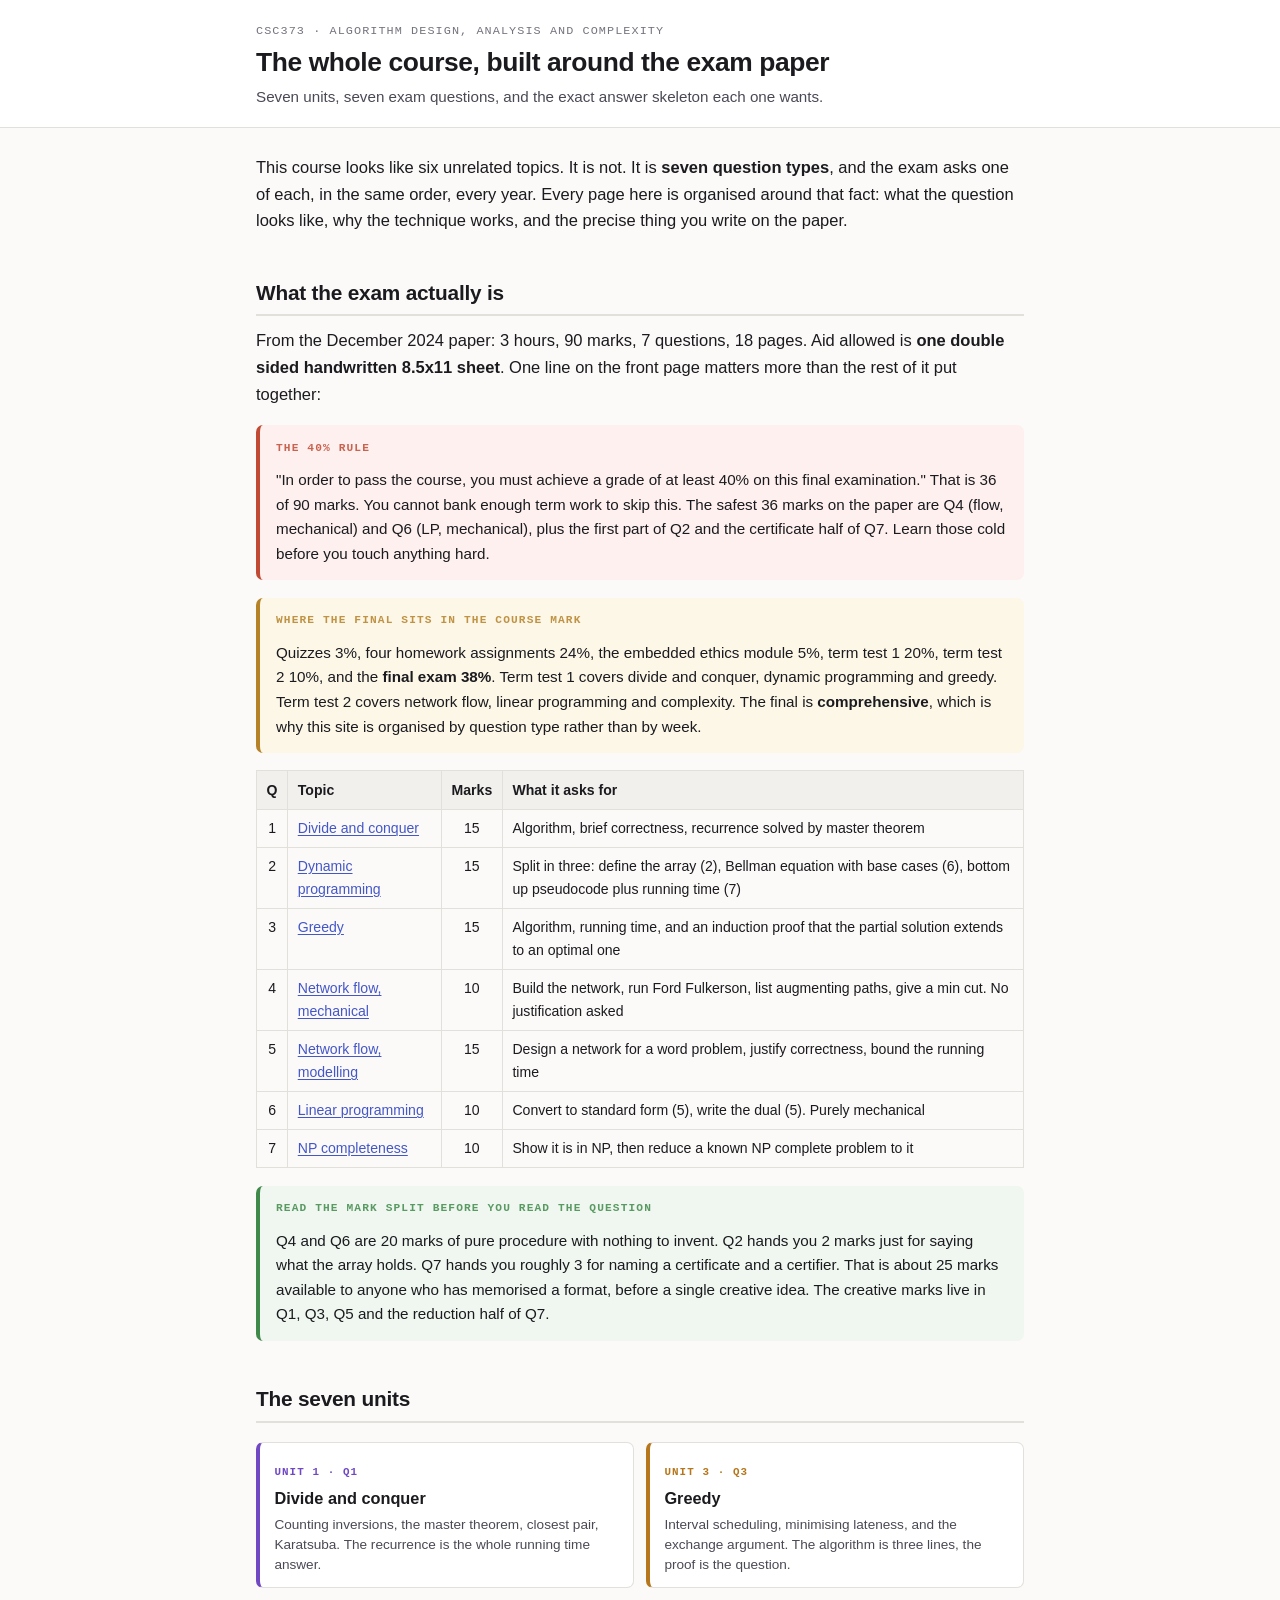
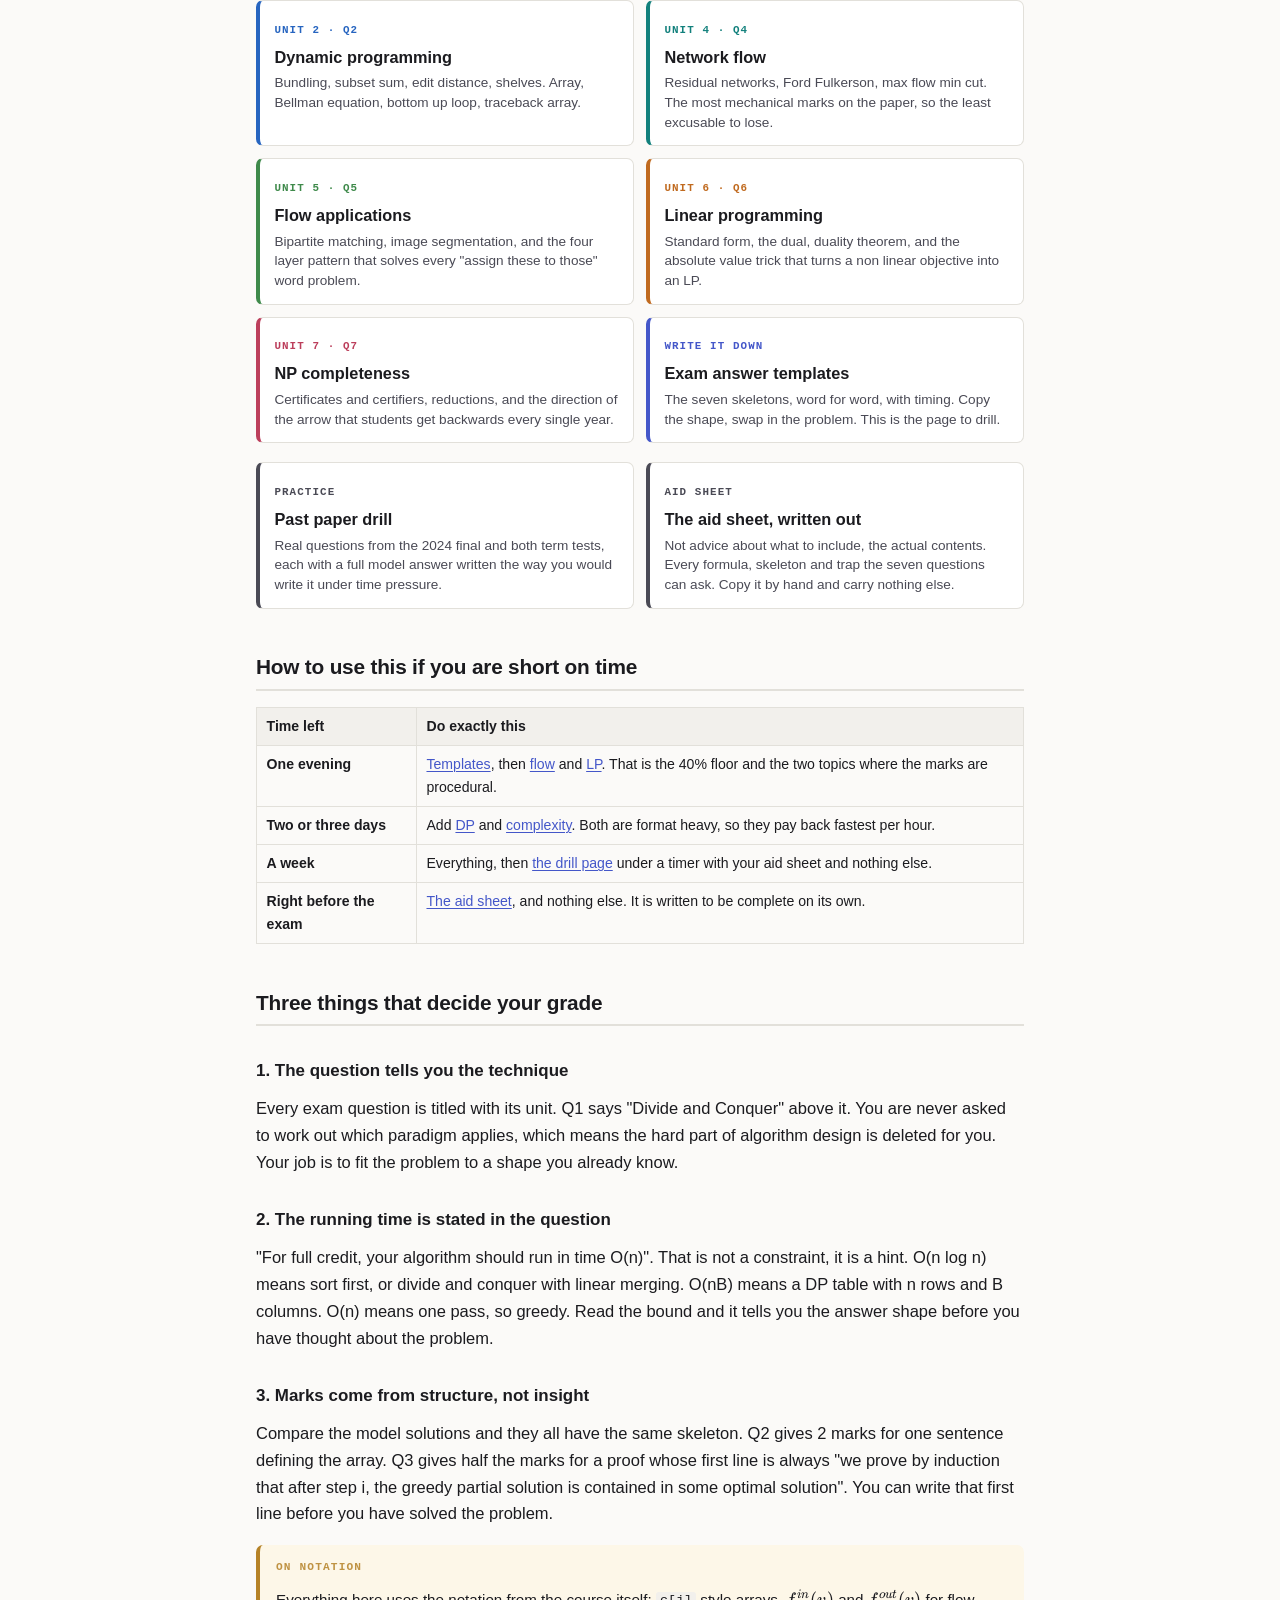
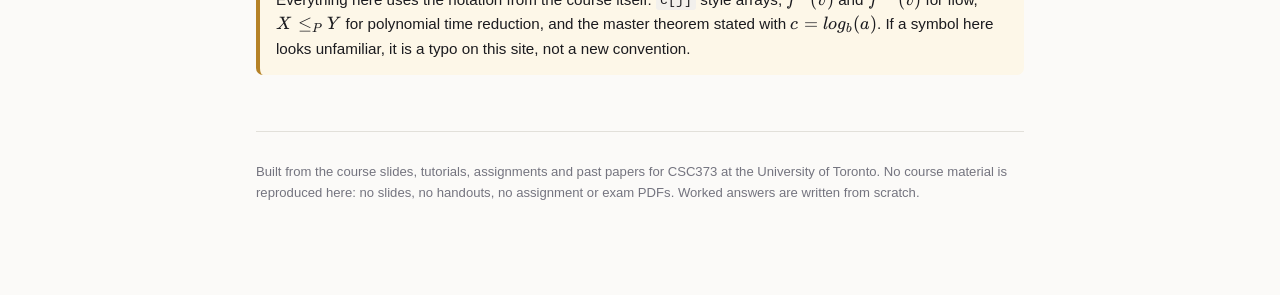
<file: index.html>
<!doctype html>
<html lang="en">
<head>
<meta charset="utf-8">
<meta name="viewport" content="width=device-width, initial-scale=1">
<title>CSC373 Study Guide</title>
<link rel="stylesheet" href="style.css">
<link rel="stylesheet" href="katex/katex.min.css">
</head>
<body>

<header class="top">
  <div class="wrap">
    <p class="kicker">CSC373 &middot; Algorithm Design, Analysis and Complexity</p>
    <h1>The whole course, built around the exam paper</h1>
    <p class="sub">Seven units, seven exam questions, and the exact answer skeleton each one wants.</p>
  </div>
</header>

<div class="wrap">

<p>This course looks like six unrelated topics. It is not. It is <b>seven question types</b>, and the
exam asks one of each, in the same order, every year. Every page here is organised around that fact:
what the question looks like, why the technique works, and the precise thing you write on the paper.</p>

<h2>What the exam actually is</h2>

<p>From the December 2024 paper: 3 hours, 90 marks, 7 questions, 18 pages. Aid allowed is
<b>one double sided handwritten 8.5x11 sheet</b>. One line on the front page matters more than the
rest of it put together:</p>

<div class="box trap">
  <span class="label">The 40% rule</span>
  <p>"In order to pass the course, you must achieve a grade of at least 40% on this final examination."
  That is 36 of 90 marks. You cannot bank enough term work to skip this. The safest 36 marks on the
  paper are Q4 (flow, mechanical) and Q6 (LP, mechanical), plus the first part of Q2 and the
  certificate half of Q7. Learn those cold before you touch anything hard.</p>
</div>

<div class="box note">
  <span class="label">Where the final sits in the course mark</span>
  <p>Quizzes 3%, four homework assignments 24%, the embedded ethics module 5%, term test 1 20%,
  term test 2 10%, and the <b>final exam 38%</b>. Term test 1 covers divide and conquer, dynamic
  programming and greedy. Term test 2 covers network flow, linear programming and complexity. The
  final is <b>comprehensive</b>, which is why this site is organised by question type rather than by
  week.</p>
</div>

<div class="scroll">
<table>
<thead><tr><th class="num">Q</th><th>Topic</th><th class="num">Marks</th><th>What it asks for</th></tr></thead>
<tbody>
<tr><td class="num">1</td><td><a href="divide-conquer.html">Divide and conquer</a></td><td class="num">15</td><td>Algorithm, brief correctness, recurrence solved by master theorem</td></tr>
<tr><td class="num">2</td><td><a href="dp.html">Dynamic programming</a></td><td class="num">15</td><td>Split in three: define the array (2), Bellman equation with base cases (6), bottom up pseudocode plus running time (7)</td></tr>
<tr><td class="num">3</td><td><a href="greedy.html">Greedy</a></td><td class="num">15</td><td>Algorithm, running time, and an induction proof that the partial solution extends to an optimal one</td></tr>
<tr><td class="num">4</td><td><a href="flow.html">Network flow, mechanical</a></td><td class="num">10</td><td>Build the network, run Ford Fulkerson, list augmenting paths, give a min cut. No justification asked</td></tr>
<tr><td class="num">5</td><td><a href="flow-apps.html">Network flow, modelling</a></td><td class="num">15</td><td>Design a network for a word problem, justify correctness, bound the running time</td></tr>
<tr><td class="num">6</td><td><a href="lp.html">Linear programming</a></td><td class="num">10</td><td>Convert to standard form (5), write the dual (5). Purely mechanical</td></tr>
<tr><td class="num">7</td><td><a href="complexity.html">NP completeness</a></td><td class="num">10</td><td>Show it is in NP, then reduce a known NP complete problem to it</td></tr>
</tbody>
</table>
</div>

<div class="box why">
  <span class="label">Read the mark split before you read the question</span>
  <p>Q4 and Q6 are 20 marks of pure procedure with nothing to invent. Q2 hands you 2 marks just for
  saying what the array holds. Q7 hands you roughly 3 for naming a certificate and a certifier. That
  is about 25 marks available to anyone who has memorised a format, before a single creative idea.
  The creative marks live in Q1, Q3, Q5 and the reduction half of Q7.</p>
</div>

<h2>The seven units</h2>

<div class="cards">

  <a class="card" href="divide-conquer.html" style="--c:var(--dc)">
    <span class="n">Unit 1 &middot; Q1</span>
    <div class="t">Divide and conquer</div>
    <div class="d">Counting inversions, the master theorem, closest pair, Karatsuba. The recurrence
    is the whole running time answer.</div>
  </a>

  <a class="card" href="greedy.html" style="--c:var(--gr)">
    <span class="n">Unit 3 &middot; Q3</span>
    <div class="t">Greedy</div>
    <div class="d">Interval scheduling, minimising lateness, and the exchange argument. The algorithm
    is three lines, the proof is the question.</div>
  </a>

  <a class="card" href="dp.html" style="--c:var(--dp)">
    <span class="n">Unit 2 &middot; Q2</span>
    <div class="t">Dynamic programming</div>
    <div class="d">Bundling, subset sum, edit distance, shelves. Array, Bellman equation, bottom up
    loop, traceback array.</div>
  </a>

  <a class="card" href="flow.html" style="--c:var(--fl)">
    <span class="n">Unit 4 &middot; Q4</span>
    <div class="t">Network flow</div>
    <div class="d">Residual networks, Ford Fulkerson, max flow min cut. The most mechanical marks on
    the paper, so the least excusable to lose.</div>
  </a>

  <a class="card" href="flow-apps.html" style="--c:var(--fa)">
    <span class="n">Unit 5 &middot; Q5</span>
    <div class="t">Flow applications</div>
    <div class="d">Bipartite matching, image segmentation, and the four layer pattern that solves
    every "assign these to those" word problem.</div>
  </a>

  <a class="card" href="lp.html" style="--c:var(--lp)">
    <span class="n">Unit 6 &middot; Q6</span>
    <div class="t">Linear programming</div>
    <div class="d">Standard form, the dual, duality theorem, and the absolute value trick that turns
    a non linear objective into an LP.</div>
  </a>

  <a class="card" href="complexity.html" style="--c:var(--cx)">
    <span class="n">Unit 7 &middot; Q7</span>
    <div class="t">NP completeness</div>
    <div class="d">Certificates and certifiers, reductions, and the direction of the arrow that
    students get backwards every single year.</div>
  </a>

  <a class="card" href="templates.html" style="--c:var(--accent)">
    <span class="n">Write it down</span>
    <div class="t">Exam answer templates</div>
    <div class="d">The seven skeletons, word for word, with timing. Copy the shape, swap in the
    problem. This is the page to drill.</div>
  </a>

</div>

<div class="cards">
  <a class="card" href="drill.html" style="--c:var(--ink2)">
    <span class="n">Practice</span>
    <div class="t">Past paper drill</div>
    <div class="d">Real questions from the 2024 final and both term tests, each with a full model
    answer written the way you would write it under time pressure.</div>
  </a>

  <a class="card" href="cheatsheet.html" style="--c:var(--ink2)">
    <span class="n">Aid sheet</span>
    <div class="t">The aid sheet, written out</div>
    <div class="d">Not advice about what to include, the actual contents. Every formula, skeleton and
    trap the seven questions can ask. Copy it by hand and carry nothing else.</div>
  </a>
</div>

<h2>How to use this if you are short on time</h2>

<div class="scroll">
<table>
<thead><tr><th>Time left</th><th>Do exactly this</th></tr></thead>
<tbody>
<tr><td><b>One evening</b></td><td><a href="templates.html">Templates</a>, then <a href="flow.html">flow</a> and <a href="lp.html">LP</a>. That is the 40% floor and the two topics where the marks are procedural.</td></tr>
<tr><td><b>Two or three days</b></td><td>Add <a href="dp.html">DP</a> and <a href="complexity.html">complexity</a>. Both are format heavy, so they pay back fastest per hour.</td></tr>
<tr><td><b>A week</b></td><td>Everything, then <a href="drill.html">the drill page</a> under a timer with your aid sheet and nothing else.</td></tr>
<tr><td><b>Right before the exam</b></td><td><a href="cheatsheet.html">The aid sheet</a>, and nothing else. It is written to be complete on its own.</td></tr>
</tbody>
</table>
</div>

<h2>Three things that decide your grade</h2>

<h3>1. The question tells you the technique</h3>
<p>Every exam question is titled with its unit. Q1 says "Divide and Conquer" above it. You are never
asked to work out which paradigm applies, which means the hard part of algorithm design is deleted
for you. Your job is to fit the problem to a shape you already know.</p>

<h3>2. The running time is stated in the question</h3>
<p>"For full credit, your algorithm should run in time O(n)". That is not a constraint, it is a hint.
O(n log n) means sort first, or divide and conquer with linear merging. O(nB) means a DP table with n
rows and B columns. O(n) means one pass, so greedy. Read the bound and it tells you the answer shape
before you have thought about the problem.</p>

<h3>3. Marks come from structure, not insight</h3>
<p>Compare the model solutions and they all have the same skeleton. Q2 gives 2 marks for one sentence
defining the array. Q3 gives half the marks for a proof whose first line is always "we prove by
induction that after step i, the greedy partial solution is contained in some optimal solution". You
can write that first line before you have solved the problem.</p>

<div class="box note">
  <span class="label">On notation</span>
  <p>Everything here uses the notation from the course itself: <code>c[j]</code> style arrays,
  $f^{in}(v)$ and $f^{out}(v)$ for flow, $X \le _{P} Y$ for
  polynomial time reduction, and the master theorem stated with $c = log_{b}(a)$. If a
  symbol here looks unfamiliar, it is a typo on this site, not a new convention.</p>
</div>

<footer class="bot">
  <p>Built from the course slides, tutorials, assignments and past papers for CSC373 at the University
  of Toronto. No course material is reproduced here: no slides, no handouts, no assignment or exam PDFs.
  Worked answers are written from scratch.</p>
</footer>

</div>
<script defer src="katex/katex.min.js"></script>
<script defer src="katex/auto-render.min.js"></script>
<script>
// Render math after the DOM is up. Deferred scripts run before DOMContentLoaded,
// so katex and renderMathInElement are both defined by the time this fires.
document.addEventListener('DOMContentLoaded', function () {
  renderMathInElement(document.body, {
    delimiters: [
      { left: '$$', right: '$$', display: true },
      { left: '$',  right: '$',  display: false }
    ],
    // pseudocode stays monospace, it is code and not maths
    ignoredTags: ['script', 'noscript', 'style', 'textarea', 'pre', 'code', 'option'],
    throwOnError: false
  });
});
</script>
</body>
</html>
</file>
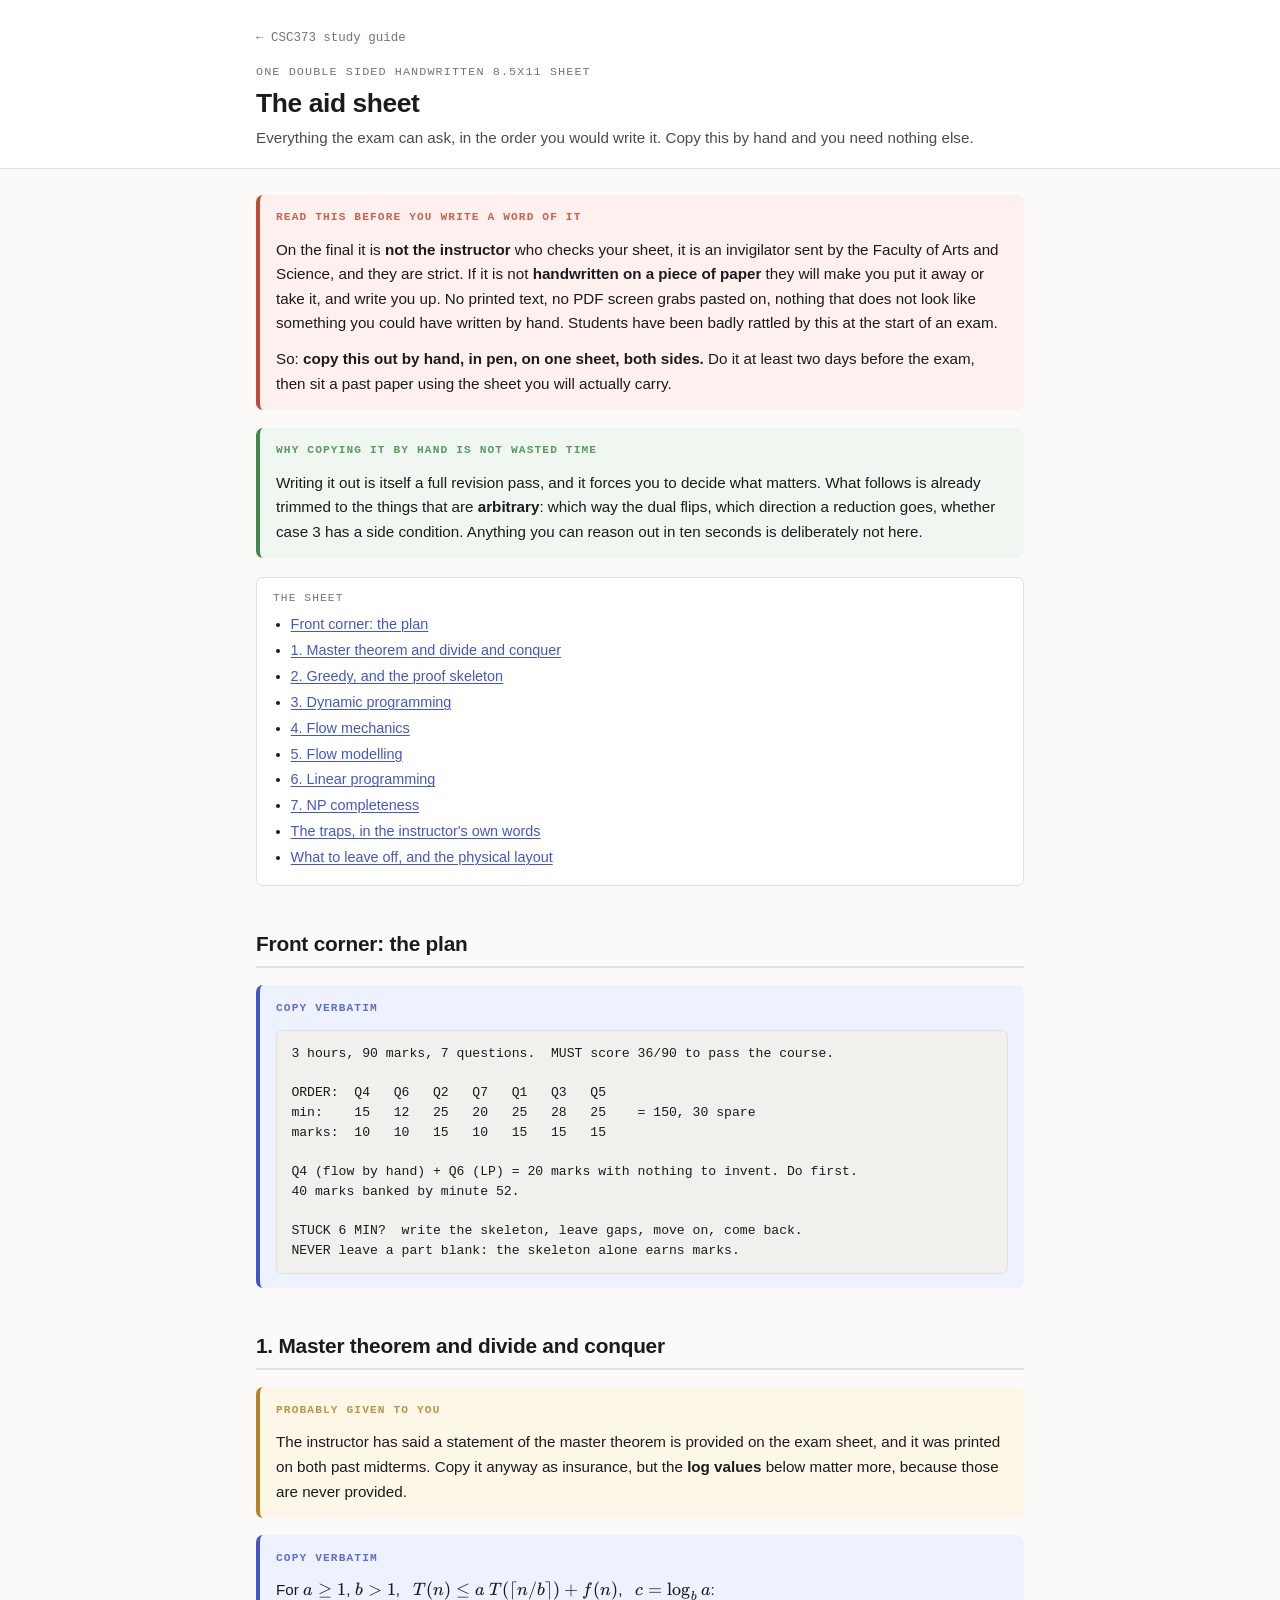
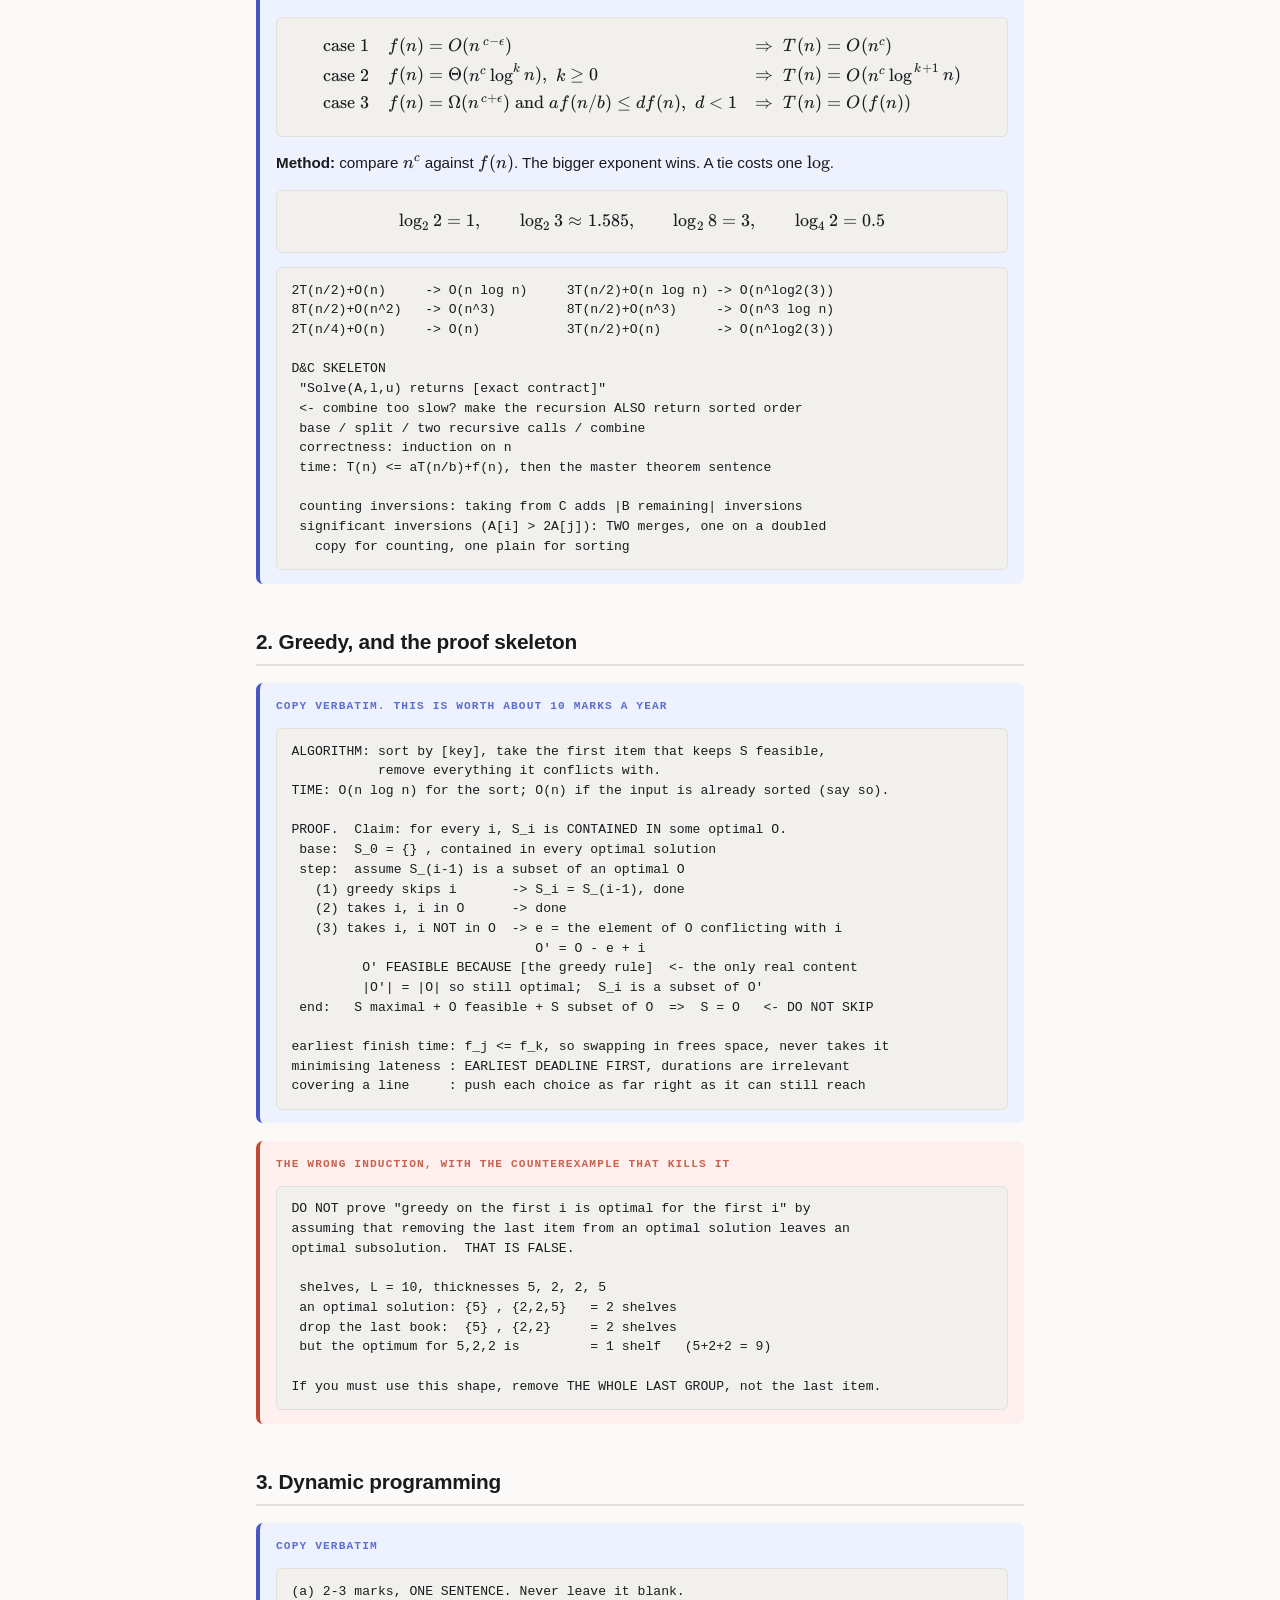
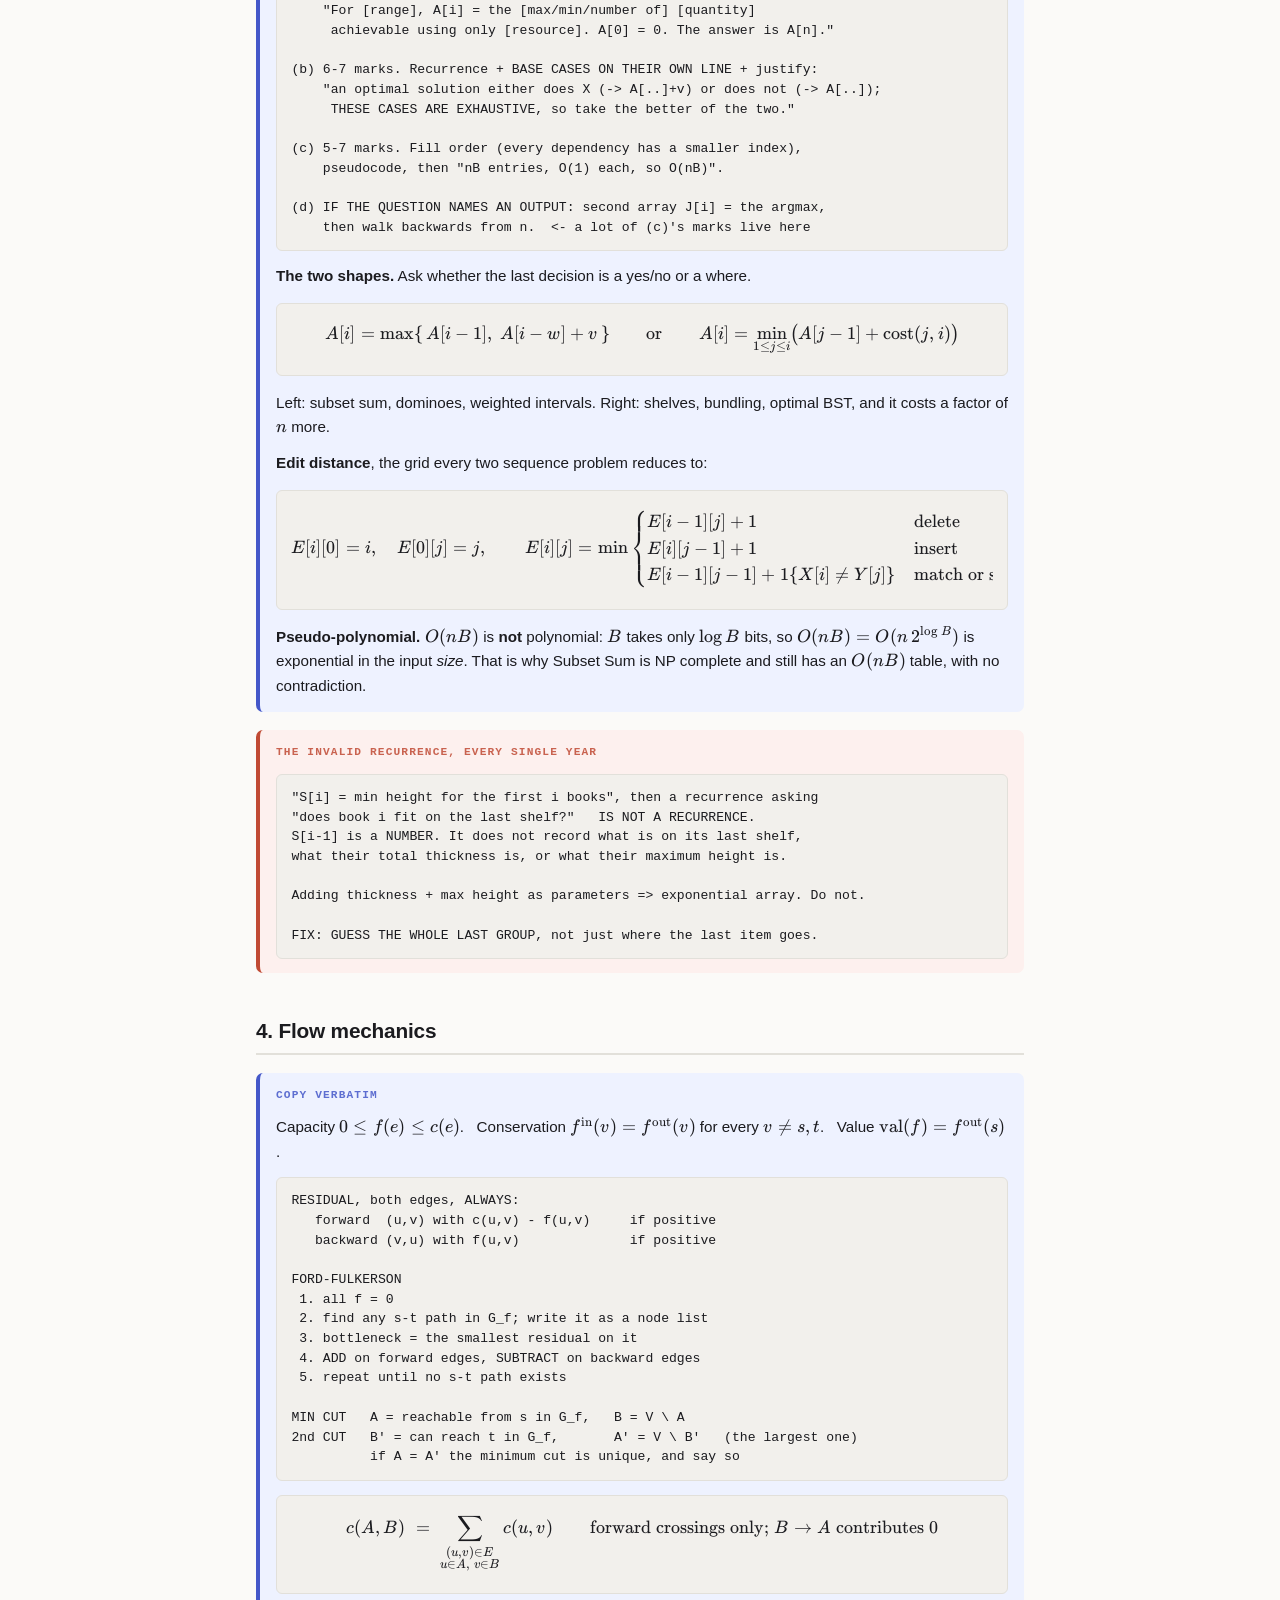
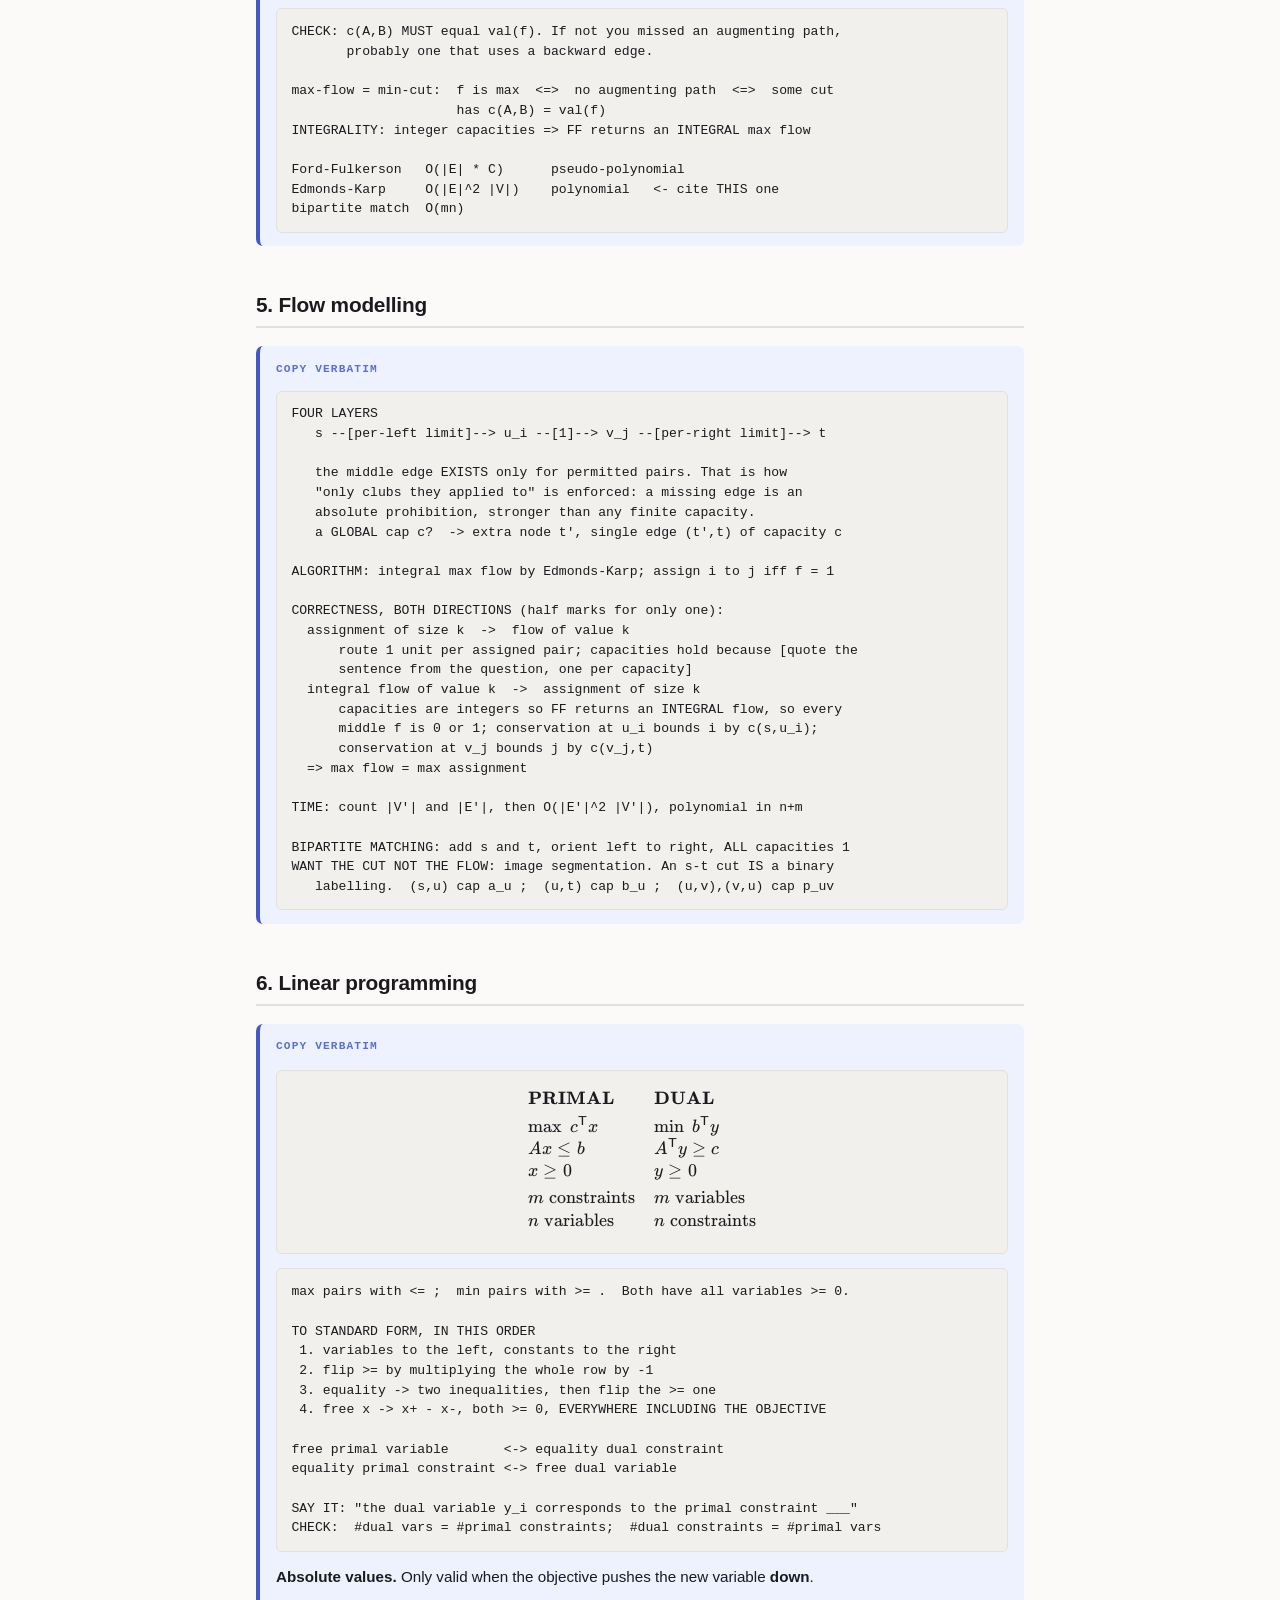
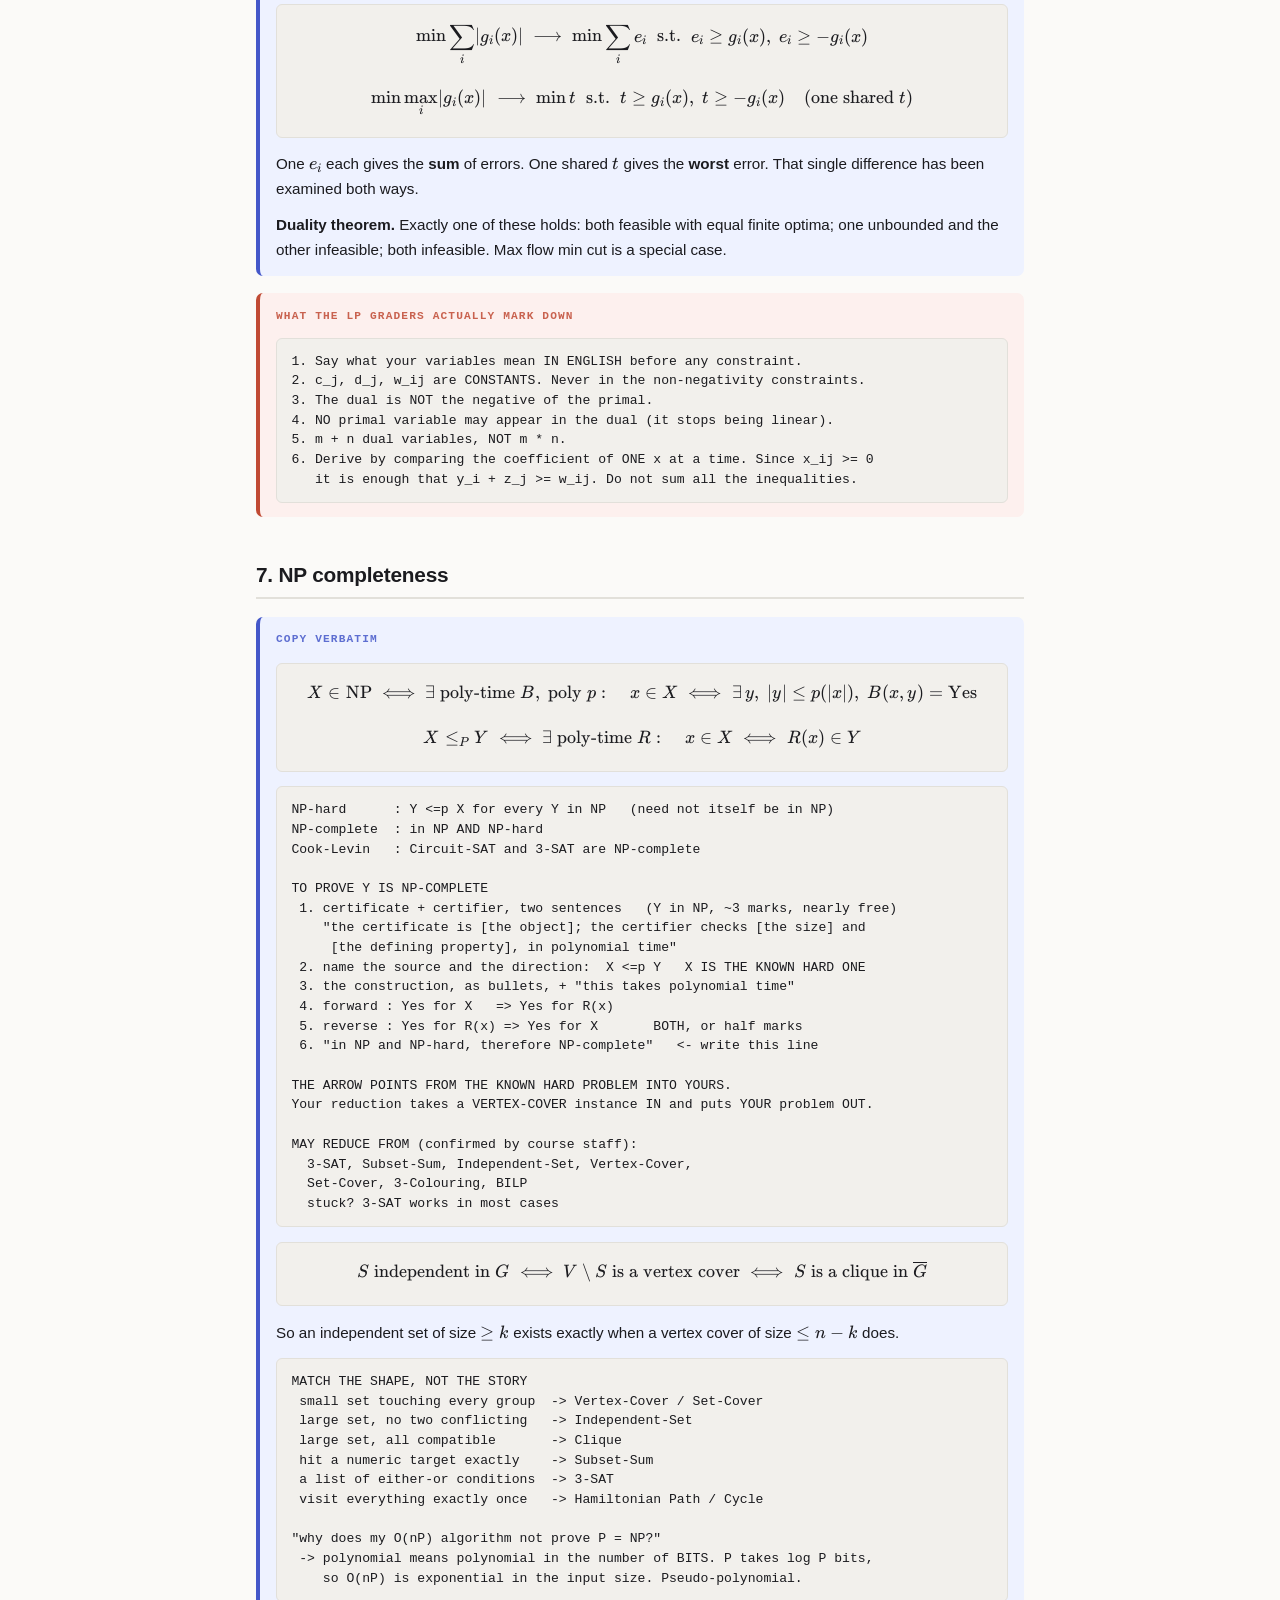
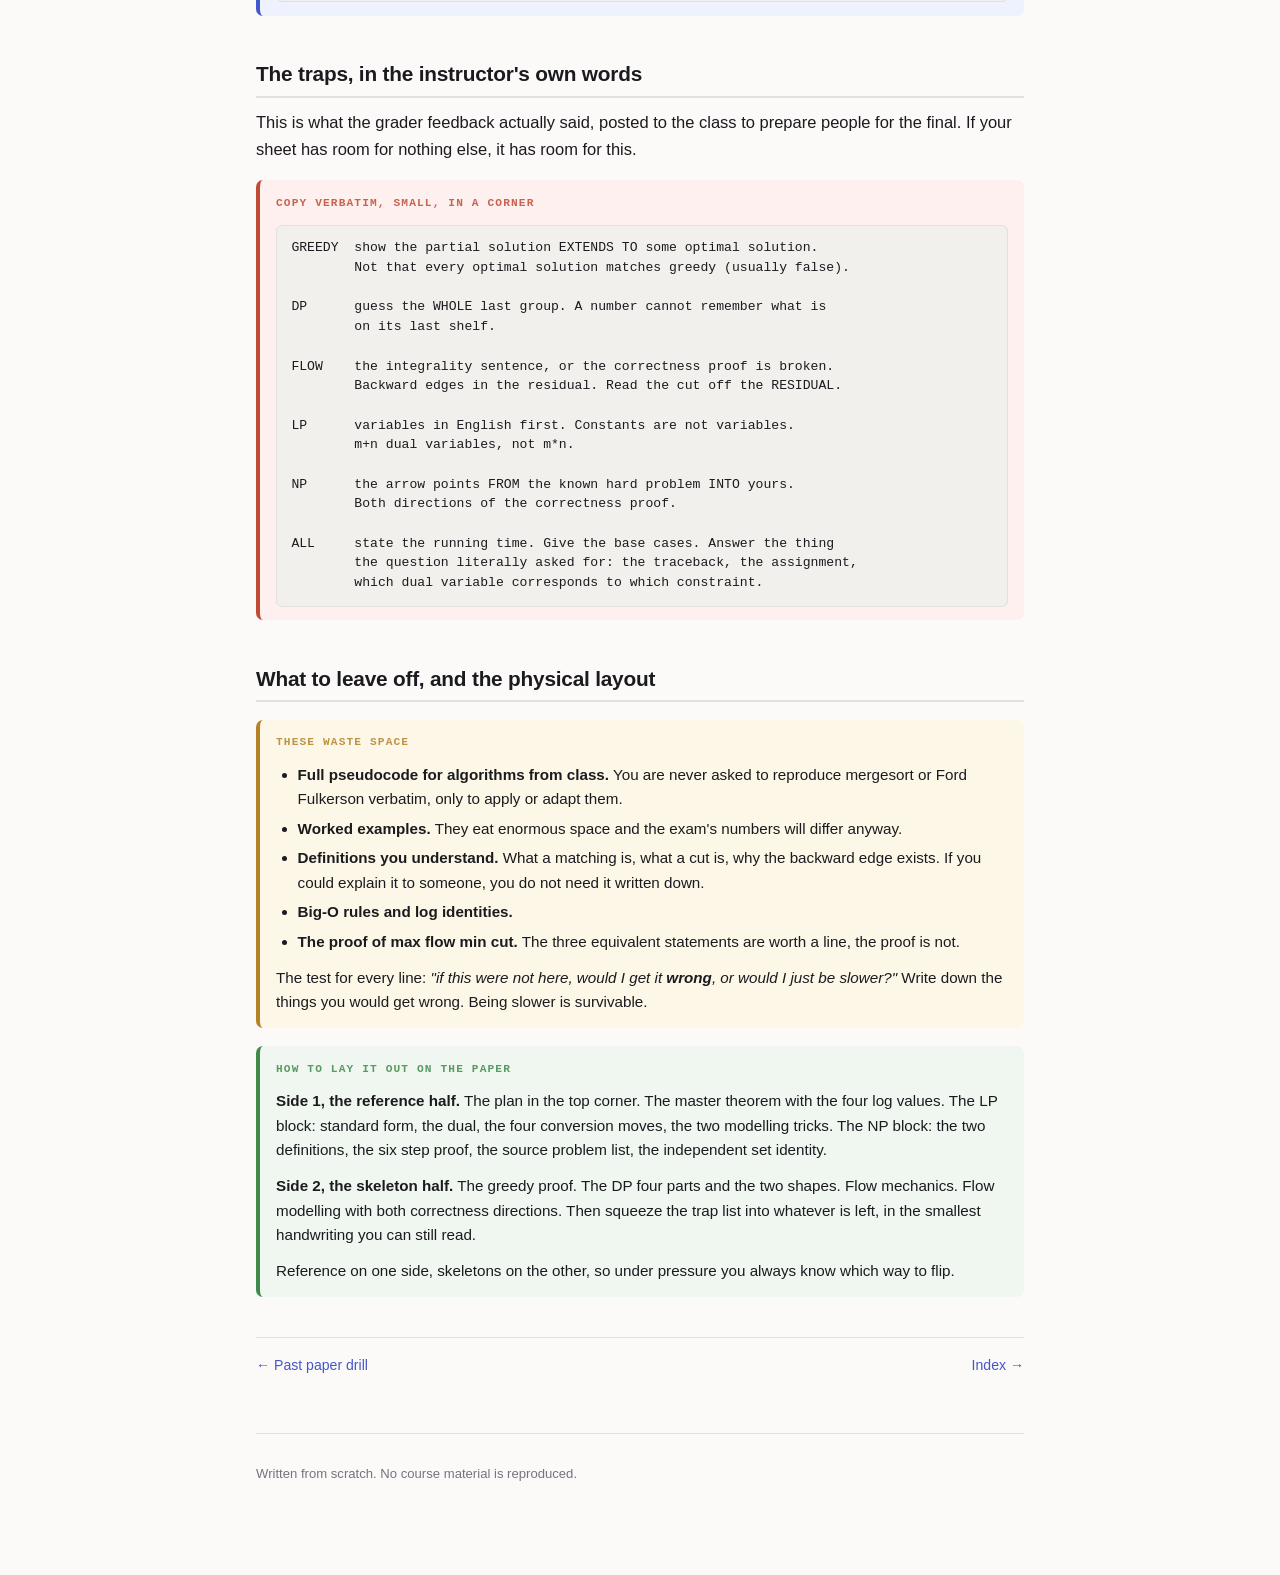
<file: cheatsheet.html>
<!doctype html>
<html lang="en">
<head>
<meta charset="utf-8">
<meta name="viewport" content="width=device-width, initial-scale=1">
<title>The Aid Sheet</title>
<link rel="stylesheet" href="style.css">
<link rel="stylesheet" href="katex/katex.min.css">
</head>
<body>

<header class="top">
  <div class="wrap">
    <a class="backlink" href="index.html">&larr; CSC373 study guide</a>
    <p class="kicker">One double sided handwritten 8.5x11 sheet</p>
    <h1>The aid sheet</h1>
    <p class="sub">Everything the exam can ask, in the order you would write it. Copy this by hand and you need nothing else.</p>
  </div>
</header>

<div class="wrap">

<div class="box trap">
  <span class="label">Read this before you write a word of it</span>
  <p>On the final it is <b>not the instructor</b> who checks your sheet, it is an invigilator sent by
  the Faculty of Arts and Science, and they are strict. If it is not <b>handwritten on a piece of
  paper</b> they will make you put it away or take it, and write you up. No printed text, no PDF screen
  grabs pasted on, nothing that does not look like something you could have written by hand. Students
  have been badly rattled by this at the start of an exam.</p>
  <p>So: <b>copy this out by hand, in pen, on one sheet, both sides.</b> Do it at least two days before
  the exam, then sit a past paper using the sheet you will actually carry.</p>
</div>

<div class="box why">
  <span class="label">Why copying it by hand is not wasted time</span>
  <p>Writing it out is itself a full revision pass, and it forces you to decide what matters. What
  follows is already trimmed to the things that are <b>arbitrary</b>: which way the dual flips, which
  direction a reduction goes, whether case 3 has a side condition. Anything you can reason out in ten
  seconds is deliberately not here.</p>
</div>

<div class="toc">
  <p>The sheet</p>
  <ul>
    <li><a href="#strategy">Front corner: the plan</a></li>
    <li><a href="#master">1. Master theorem and divide and conquer</a></li>
    <li><a href="#greedy">2. Greedy, and the proof skeleton</a></li>
    <li><a href="#dp">3. Dynamic programming</a></li>
    <li><a href="#flow">4. Flow mechanics</a></li>
    <li><a href="#model">5. Flow modelling</a></li>
    <li><a href="#lp">6. Linear programming</a></li>
    <li><a href="#np">7. NP completeness</a></li>
    <li><a href="#traps">The traps, in the instructor's own words</a></li>
    <li><a href="#not">What to leave off, and the physical layout</a></li>
  </ul>
</div>

<h2 id="strategy">Front corner: the plan</h2>

<div class="box tpl">
  <span class="label">Copy verbatim</span>
  <pre><code>3 hours, 90 marks, 7 questions.  MUST score 36/90 to pass the course.

ORDER:  Q4   Q6   Q2   Q7   Q1   Q3   Q5
min:    15   12   25   20   25   28   25    = 150, 30 spare
marks:  10   10   15   10   15   15   15

Q4 (flow by hand) + Q6 (LP) = 20 marks with nothing to invent. Do first.
40 marks banked by minute 52.

STUCK 6 MIN?  write the skeleton, leave gaps, move on, come back.
NEVER leave a part blank: the skeleton alone earns marks.</code></pre>
</div>

<h2 id="master">1. Master theorem and divide and conquer</h2>

<div class="box note">
  <span class="label">Probably given to you</span>
  <p>The instructor has said a statement of the master theorem is provided on the exam sheet, and it
  was printed on both past midterms. Copy it anyway as insurance, but the <b>log values</b> below
  matter more, because those are never provided.</p>
</div>

<div class="box tpl">
  <span class="label">Copy verbatim</span>
  <p>For $a \ge 1$, $b > 1$, &nbsp; $T(n) \le a\,T(\lceil n/b \rceil) + f(n)$, &nbsp; $c = \log_b a$:</p>
  <div class="eq">
  $$\begin{array}{lll}
  \text{case 1} &amp; f(n) = O(n^{\,c-\epsilon}) &amp; \Rightarrow\; T(n) = O(n^{c}) \\[3pt]
  \text{case 2} &amp; f(n) = \Theta(n^{c}\log^{k} n),\; k \ge 0 &amp; \Rightarrow\; T(n) = O(n^{c}\log^{\,k+1} n) \\[3pt]
  \text{case 3} &amp; f(n) = \Omega(n^{\,c+\epsilon}) \ \text{and}\ a f(n/b) \le d f(n),\; d &lt; 1 &amp; \Rightarrow\; T(n) = O(f(n))
  \end{array}$$
  </div>
  <p><b>Method:</b> compare $n^{c}$ against $f(n)$. The bigger exponent wins. A tie costs one $\log$.</p>
  <div class="eq">
  $$\log_2 2 = 1, \qquad \log_2 3 \approx 1.585, \qquad \log_2 8 = 3, \qquad \log_4 2 = 0.5$$
  </div>
  <pre><code>2T(n/2)+O(n)     -> O(n log n)     3T(n/2)+O(n log n) -> O(n^log2(3))
8T(n/2)+O(n^2)   -> O(n^3)         8T(n/2)+O(n^3)     -> O(n^3 log n)
2T(n/4)+O(n)     -> O(n)           3T(n/2)+O(n)       -> O(n^log2(3))

D&C SKELETON
 "Solve(A,l,u) returns [exact contract]"
 <- combine too slow? make the recursion ALSO return sorted order
 base / split / two recursive calls / combine
 correctness: induction on n
 time: T(n) <= aT(n/b)+f(n), then the master theorem sentence

 counting inversions: taking from C adds |B remaining| inversions
 significant inversions (A[i] > 2A[j]): TWO merges, one on a doubled
   copy for counting, one plain for sorting</code></pre>
</div>

<h2 id="greedy">2. Greedy, and the proof skeleton</h2>

<div class="box tpl">
  <span class="label">Copy verbatim. This is worth about 10 marks a year</span>
  <pre><code>ALGORITHM: sort by [key], take the first item that keeps S feasible,
           remove everything it conflicts with.
TIME: O(n log n) for the sort; O(n) if the input is already sorted (say so).

PROOF.  Claim: for every i, S_i is CONTAINED IN some optimal O.
 base:  S_0 = {} , contained in every optimal solution
 step:  assume S_(i-1) is a subset of an optimal O
   (1) greedy skips i       -> S_i = S_(i-1), done
   (2) takes i, i in O      -> done
   (3) takes i, i NOT in O  -> e = the element of O conflicting with i
                               O' = O - e + i
         O' FEASIBLE BECAUSE [the greedy rule]  <- the only real content
         |O'| = |O| so still optimal;  S_i is a subset of O'
 end:   S maximal + O feasible + S subset of O  =>  S = O   <- DO NOT SKIP

earliest finish time: f_j <= f_k, so swapping in frees space, never takes it
minimising lateness : EARLIEST DEADLINE FIRST, durations are irrelevant
covering a line     : push each choice as far right as it can still reach</code></pre>
</div>

<div class="box trap">
  <span class="label">The wrong induction, with the counterexample that kills it</span>
  <pre><code>DO NOT prove "greedy on the first i is optimal for the first i" by
assuming that removing the last item from an optimal solution leaves an
optimal subsolution.  THAT IS FALSE.

 shelves, L = 10, thicknesses 5, 2, 2, 5
 an optimal solution: {5} , {2,2,5}   = 2 shelves
 drop the last book:  {5} , {2,2}     = 2 shelves
 but the optimum for 5,2,2 is         = 1 shelf   (5+2+2 = 9)

If you must use this shape, remove THE WHOLE LAST GROUP, not the last item.</code></pre>
</div>

<h2 id="dp">3. Dynamic programming</h2>

<div class="box tpl">
  <span class="label">Copy verbatim</span>
  <pre><code>(a) 2-3 marks, ONE SENTENCE. Never leave it blank.
    "For [range], A[i] = the [max/min/number of] [quantity]
     achievable using only [resource]. A[0] = 0. The answer is A[n]."

(b) 6-7 marks. Recurrence + BASE CASES ON THEIR OWN LINE + justify:
    "an optimal solution either does X (-> A[..]+v) or does not (-> A[..]);
     THESE CASES ARE EXHAUSTIVE, so take the better of the two."

(c) 5-7 marks. Fill order (every dependency has a smaller index),
    pseudocode, then "nB entries, O(1) each, so O(nB)".

(d) IF THE QUESTION NAMES AN OUTPUT: second array J[i] = the argmax,
    then walk backwards from n.  <- a lot of (c)'s marks live here</code></pre>

  <p><b>The two shapes.</b> Ask whether the last decision is a yes/no or a where.</p>
  <div class="eq">
  $$A[i] = \max\{\,A[i-1],\; A[i-w] + v\,\}
    \qquad\text{or}\qquad
    A[i] = \min_{1 \le j \le i}\bigl(A[j-1] + \operatorname{cost}(j,i)\bigr)$$
  </div>
  <p>Left: subset sum, dominoes, weighted intervals. Right: shelves, bundling, optimal BST, and it
  costs a factor of $n$ more.</p>

  <p><b>Edit distance</b>, the grid every two sequence problem reduces to:</p>
  <div class="eq">
  $$E[i][0] = i,\quad E[0][j] = j, \qquad
    E[i][j] = \min\begin{cases}
      E[i-1][j] + 1 &amp; \text{delete} \\
      E[i][j-1] + 1 &amp; \text{insert} \\
      E[i-1][j-1] + \mathbb{1}\{X[i] \ne Y[j]\} &amp; \text{match or substitute}
    \end{cases}$$
  </div>

  <p><b>Pseudo-polynomial.</b> $O(nB)$ is <b>not</b> polynomial: $B$ takes only $\log B$ bits, so
  $O(nB) = O(n\,2^{\log B})$ is exponential in the input <i>size</i>. That is why Subset Sum is NP
  complete and still has an $O(nB)$ table, with no contradiction.</p>
</div>

<div class="box trap">
  <span class="label">The invalid recurrence, every single year</span>
  <pre><code>"S[i] = min height for the first i books", then a recurrence asking
"does book i fit on the last shelf?"   IS NOT A RECURRENCE.
S[i-1] is a NUMBER. It does not record what is on its last shelf,
what their total thickness is, or what their maximum height is.

Adding thickness + max height as parameters => exponential array. Do not.

FIX: GUESS THE WHOLE LAST GROUP, not just where the last item goes.</code></pre>
</div>

<h2 id="flow">4. Flow mechanics</h2>

<div class="box tpl">
  <span class="label">Copy verbatim</span>
  <p>Capacity $0 \le f(e) \le c(e)$. &nbsp; Conservation $f^{\mathrm{in}}(v) = f^{\mathrm{out}}(v)$ for
  every $v \ne s,t$. &nbsp; Value $\operatorname{val}(f) = f^{\mathrm{out}}(s)$.</p>
  <pre><code>RESIDUAL, both edges, ALWAYS:
   forward  (u,v) with c(u,v) - f(u,v)     if positive
   backward (v,u) with f(u,v)              if positive

FORD-FULKERSON
 1. all f = 0
 2. find any s-t path in G_f; write it as a node list
 3. bottleneck = the smallest residual on it
 4. ADD on forward edges, SUBTRACT on backward edges
 5. repeat until no s-t path exists

MIN CUT   A = reachable from s in G_f,   B = V \ A
2nd CUT   B' = can reach t in G_f,       A' = V \ B'   (the largest one)
          if A = A' the minimum cut is unique, and say so</code></pre>
  <div class="eq">
  $$c(A,B) \;=\; \sum_{\substack{(u,v) \in E \\ u \in A,\; v \in B}} c(u,v)
    \qquad \text{forward crossings only; } B \to A \text{ contributes } 0$$
  </div>
  <pre><code>CHECK: c(A,B) MUST equal val(f). If not you missed an augmenting path,
       probably one that uses a backward edge.

max-flow = min-cut:  f is max  <=>  no augmenting path  <=>  some cut
                     has c(A,B) = val(f)
INTEGRALITY: integer capacities => FF returns an INTEGRAL max flow

Ford-Fulkerson   O(|E| * C)      pseudo-polynomial
Edmonds-Karp     O(|E|^2 |V|)    polynomial   <- cite THIS one
bipartite match  O(mn)</code></pre>
</div>

<h2 id="model">5. Flow modelling</h2>

<div class="box tpl">
  <span class="label">Copy verbatim</span>
  <pre><code>FOUR LAYERS
   s --[per-left limit]--> u_i --[1]--> v_j --[per-right limit]--> t

   the middle edge EXISTS only for permitted pairs. That is how
   "only clubs they applied to" is enforced: a missing edge is an
   absolute prohibition, stronger than any finite capacity.
   a GLOBAL cap c?  -> extra node t', single edge (t',t) of capacity c

ALGORITHM: integral max flow by Edmonds-Karp; assign i to j iff f = 1

CORRECTNESS, BOTH DIRECTIONS (half marks for only one):
  assignment of size k  ->  flow of value k
      route 1 unit per assigned pair; capacities hold because [quote the
      sentence from the question, one per capacity]
  integral flow of value k  ->  assignment of size k
      capacities are integers so FF returns an INTEGRAL flow, so every
      middle f is 0 or 1; conservation at u_i bounds i by c(s,u_i);
      conservation at v_j bounds j by c(v_j,t)
  => max flow = max assignment

TIME: count |V'| and |E'|, then O(|E'|^2 |V'|), polynomial in n+m

BIPARTITE MATCHING: add s and t, orient left to right, ALL capacities 1
WANT THE CUT NOT THE FLOW: image segmentation. An s-t cut IS a binary
   labelling.  (s,u) cap a_u ;  (u,t) cap b_u ;  (u,v),(v,u) cap p_uv</code></pre>
</div>

<h2 id="lp">6. Linear programming</h2>

<div class="box tpl">
  <span class="label">Copy verbatim</span>
  <div class="eq">
  $$\begin{array}{ll}
  \textbf{PRIMAL} &amp; \textbf{DUAL} \\[3pt]
  \max\; c^{\mathsf T}x &amp; \min\; b^{\mathsf T}y \\
  Ax \le b &amp; A^{\mathsf T}y \ge c \\
  x \ge 0 &amp; y \ge 0 \\[3pt]
  m \text{ constraints} &amp; m \text{ variables} \\
  n \text{ variables} &amp; n \text{ constraints}
  \end{array}$$
  </div>
  <pre><code>max pairs with <= ;  min pairs with >= .  Both have all variables >= 0.

TO STANDARD FORM, IN THIS ORDER
 1. variables to the left, constants to the right
 2. flip >= by multiplying the whole row by -1
 3. equality -> two inequalities, then flip the >= one
 4. free x -> x+ - x-, both >= 0, EVERYWHERE INCLUDING THE OBJECTIVE

free primal variable       <-> equality dual constraint
equality primal constraint <-> free dual variable

SAY IT: "the dual variable y_i corresponds to the primal constraint ___"
CHECK:  #dual vars = #primal constraints;  #dual constraints = #primal vars</code></pre>

  <p><b>Absolute values.</b> Only valid when the objective pushes the new variable <b>down</b>.</p>
  <div class="eq">
  $$\min \sum_i \lvert g_i(x)\rvert
    \;\longrightarrow\;
    \min \sum_i e_i \ \text{ s.t. } \ e_i \ge g_i(x),\; e_i \ge -g_i(x)$$
  $$\min \max_i \lvert g_i(x)\rvert
    \;\longrightarrow\;
    \min t \ \text{ s.t. } \ t \ge g_i(x),\; t \ge -g_i(x) \quad(\text{one shared } t)$$
  </div>
  <p>One $e_i$ each gives the <b>sum</b> of errors. One shared $t$ gives the <b>worst</b> error. That
  single difference has been examined both ways.</p>

  <p><b>Duality theorem.</b> Exactly one of these holds: both feasible with equal finite optima; one
  unbounded and the other infeasible; both infeasible. Max flow min cut is a special case.</p>
</div>

<div class="box trap">
  <span class="label">What the LP graders actually mark down</span>
  <pre><code>1. Say what your variables mean IN ENGLISH before any constraint.
2. c_j, d_j, w_ij are CONSTANTS. Never in the non-negativity constraints.
3. The dual is NOT the negative of the primal.
4. NO primal variable may appear in the dual (it stops being linear).
5. m + n dual variables, NOT m * n.
6. Derive by comparing the coefficient of ONE x at a time. Since x_ij >= 0
   it is enough that y_i + z_j >= w_ij. Do not sum all the inequalities.</code></pre>
</div>

<h2 id="np">7. NP completeness</h2>

<div class="box tpl">
  <span class="label">Copy verbatim</span>
  <div class="eq">
  $$X \in \mathrm{NP} \iff \exists\ \text{poly-time } B,\ \text{poly } p:\quad
    x \in X \iff \exists\, y,\ |y| \le p(|x|),\ B(x,y) = \text{Yes}$$
  $$X \le_P Y \iff \exists\ \text{poly-time } R:\quad x \in X \iff R(x) \in Y$$
  </div>
  <pre><code>NP-hard      : Y <=p X for every Y in NP   (need not itself be in NP)
NP-complete  : in NP AND NP-hard
Cook-Levin   : Circuit-SAT and 3-SAT are NP-complete

TO PROVE Y IS NP-COMPLETE
 1. certificate + certifier, two sentences   (Y in NP, ~3 marks, nearly free)
    "the certificate is [the object]; the certifier checks [the size] and
     [the defining property], in polynomial time"
 2. name the source and the direction:  X <=p Y   X IS THE KNOWN HARD ONE
 3. the construction, as bullets, + "this takes polynomial time"
 4. forward : Yes for X   => Yes for R(x)
 5. reverse : Yes for R(x) => Yes for X       BOTH, or half marks
 6. "in NP and NP-hard, therefore NP-complete"   <- write this line

THE ARROW POINTS FROM THE KNOWN HARD PROBLEM INTO YOURS.
Your reduction takes a VERTEX-COVER instance IN and puts YOUR problem OUT.

MAY REDUCE FROM (confirmed by course staff):
  3-SAT, Subset-Sum, Independent-Set, Vertex-Cover,
  Set-Cover, 3-Colouring, BILP
  stuck? 3-SAT works in most cases</code></pre>

  <div class="eq">
  $$S \text{ independent in } G
    \iff V \setminus S \text{ is a vertex cover}
    \iff S \text{ is a clique in } \overline{G}$$
  </div>
  <p>So an independent set of size $\ge k$ exists exactly when a vertex cover of size $\le n-k$ does.</p>

  <pre><code>MATCH THE SHAPE, NOT THE STORY
 small set touching every group  -> Vertex-Cover / Set-Cover
 large set, no two conflicting   -> Independent-Set
 large set, all compatible       -> Clique
 hit a numeric target exactly    -> Subset-Sum
 a list of either-or conditions  -> 3-SAT
 visit everything exactly once   -> Hamiltonian Path / Cycle

"why does my O(nP) algorithm not prove P = NP?"
 -> polynomial means polynomial in the number of BITS. P takes log P bits,
    so O(nP) is exponential in the input size. Pseudo-polynomial.</code></pre>
</div>

<h2 id="traps">The traps, in the instructor's own words</h2>

<p>This is what the grader feedback actually said, posted to the class to prepare people for the
final. If your sheet has room for nothing else, it has room for this.</p>

<div class="box trap">
  <span class="label">Copy verbatim, small, in a corner</span>
  <pre><code>GREEDY  show the partial solution EXTENDS TO some optimal solution.
        Not that every optimal solution matches greedy (usually false).

DP      guess the WHOLE last group. A number cannot remember what is
        on its last shelf.

FLOW    the integrality sentence, or the correctness proof is broken.
        Backward edges in the residual. Read the cut off the RESIDUAL.

LP      variables in English first. Constants are not variables.
        m+n dual variables, not m*n.

NP      the arrow points FROM the known hard problem INTO yours.
        Both directions of the correctness proof.

ALL     state the running time. Give the base cases. Answer the thing
        the question literally asked for: the traceback, the assignment,
        which dual variable corresponds to which constraint.</code></pre>
</div>

<h2 id="not">What to leave off, and the physical layout</h2>

<div class="box note">
  <span class="label">These waste space</span>
  <ul>
    <li><b>Full pseudocode for algorithms from class.</b> You are never asked to reproduce mergesort or
    Ford Fulkerson verbatim, only to apply or adapt them.</li>
    <li><b>Worked examples.</b> They eat enormous space and the exam's numbers will differ anyway.</li>
    <li><b>Definitions you understand.</b> What a matching is, what a cut is, why the backward edge
    exists. If you could explain it to someone, you do not need it written down.</li>
    <li><b>Big-O rules and log identities.</b></li>
    <li><b>The proof of max flow min cut.</b> The three equivalent statements are worth a line, the
    proof is not.</li>
  </ul>
  <p>The test for every line: <i>"if this were not here, would I get it <b>wrong</b>, or would I just
  be slower?"</i> Write down the things you would get wrong. Being slower is survivable.</p>
</div>

<div class="box why">
  <span class="label">How to lay it out on the paper</span>
  <p><b>Side 1, the reference half.</b> The plan in the top corner. The master theorem with the four
  log values. The LP block: standard form, the dual, the four conversion moves, the two modelling
  tricks. The NP block: the two definitions, the six step proof, the source problem list, the
  independent set identity.</p>
  <p><b>Side 2, the skeleton half.</b> The greedy proof. The DP four parts and the two shapes. Flow
  mechanics. Flow modelling with both correctness directions. Then squeeze the trap list into whatever
  is left, in the smallest handwriting you can still read.</p>
  <p>Reference on one side, skeletons on the other, so under pressure you always know which way to
  flip.</p>
</div>

<div class="pagenav">
  <a href="drill.html">&larr; Past paper drill</a>
  <a href="index.html">Index &rarr;</a>
</div>

<footer class="bot">
  <p>Written from scratch. No course material is reproduced.</p>
</footer>

</div>

<script defer src="katex/katex.min.js"></script>
<script defer src="katex/auto-render.min.js"></script>
<script>
// Render math after the DOM is up. Deferred scripts run before DOMContentLoaded,
// so katex and renderMathInElement are both defined by the time this fires.
document.addEventListener('DOMContentLoaded', function () {
  renderMathInElement(document.body, {
    delimiters: [
      { left: '$$', right: '$$', display: true },
      { left: '$',  right: '$',  display: false }
    ],
    // pseudocode stays monospace, it is code and not maths
    ignoredTags: ['script', 'noscript', 'style', 'textarea', 'pre', 'code', 'option'],
    throwOnError: false
  });
});
</script>
</body>
</html>
</file>
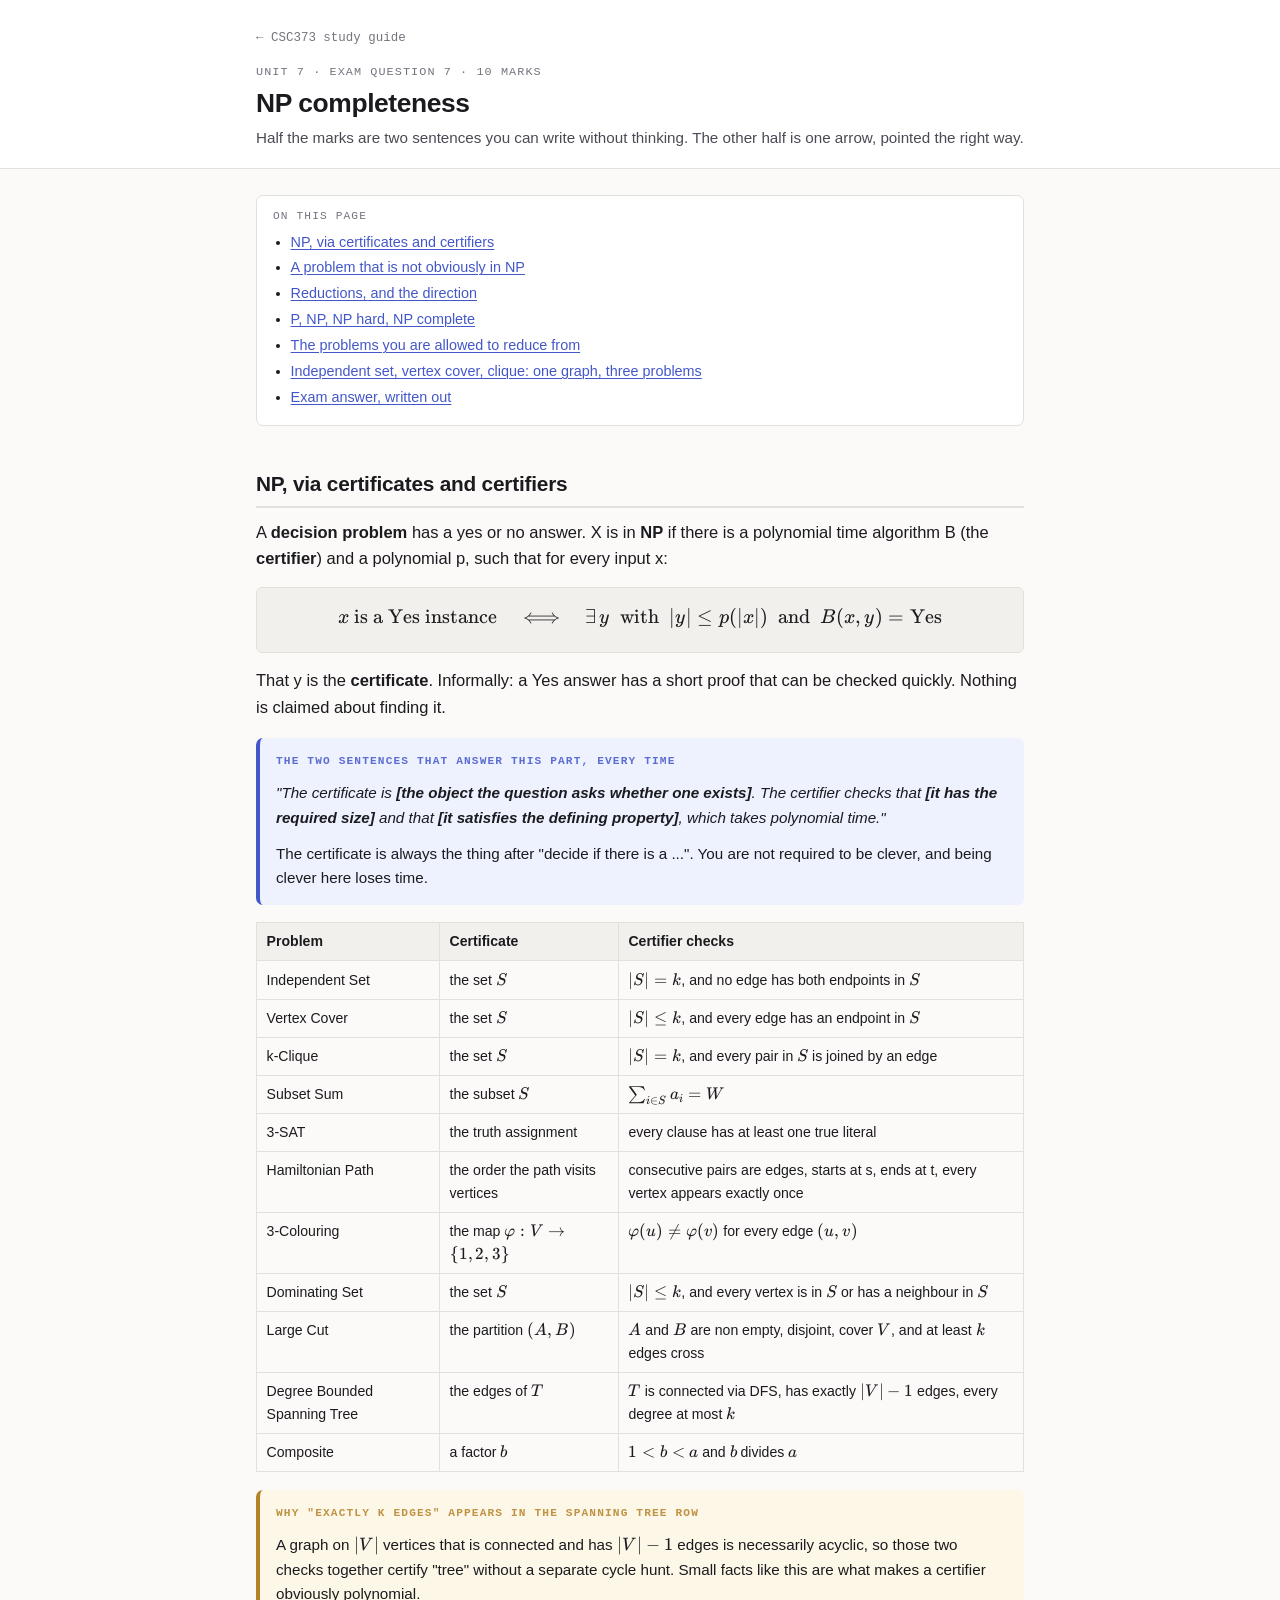
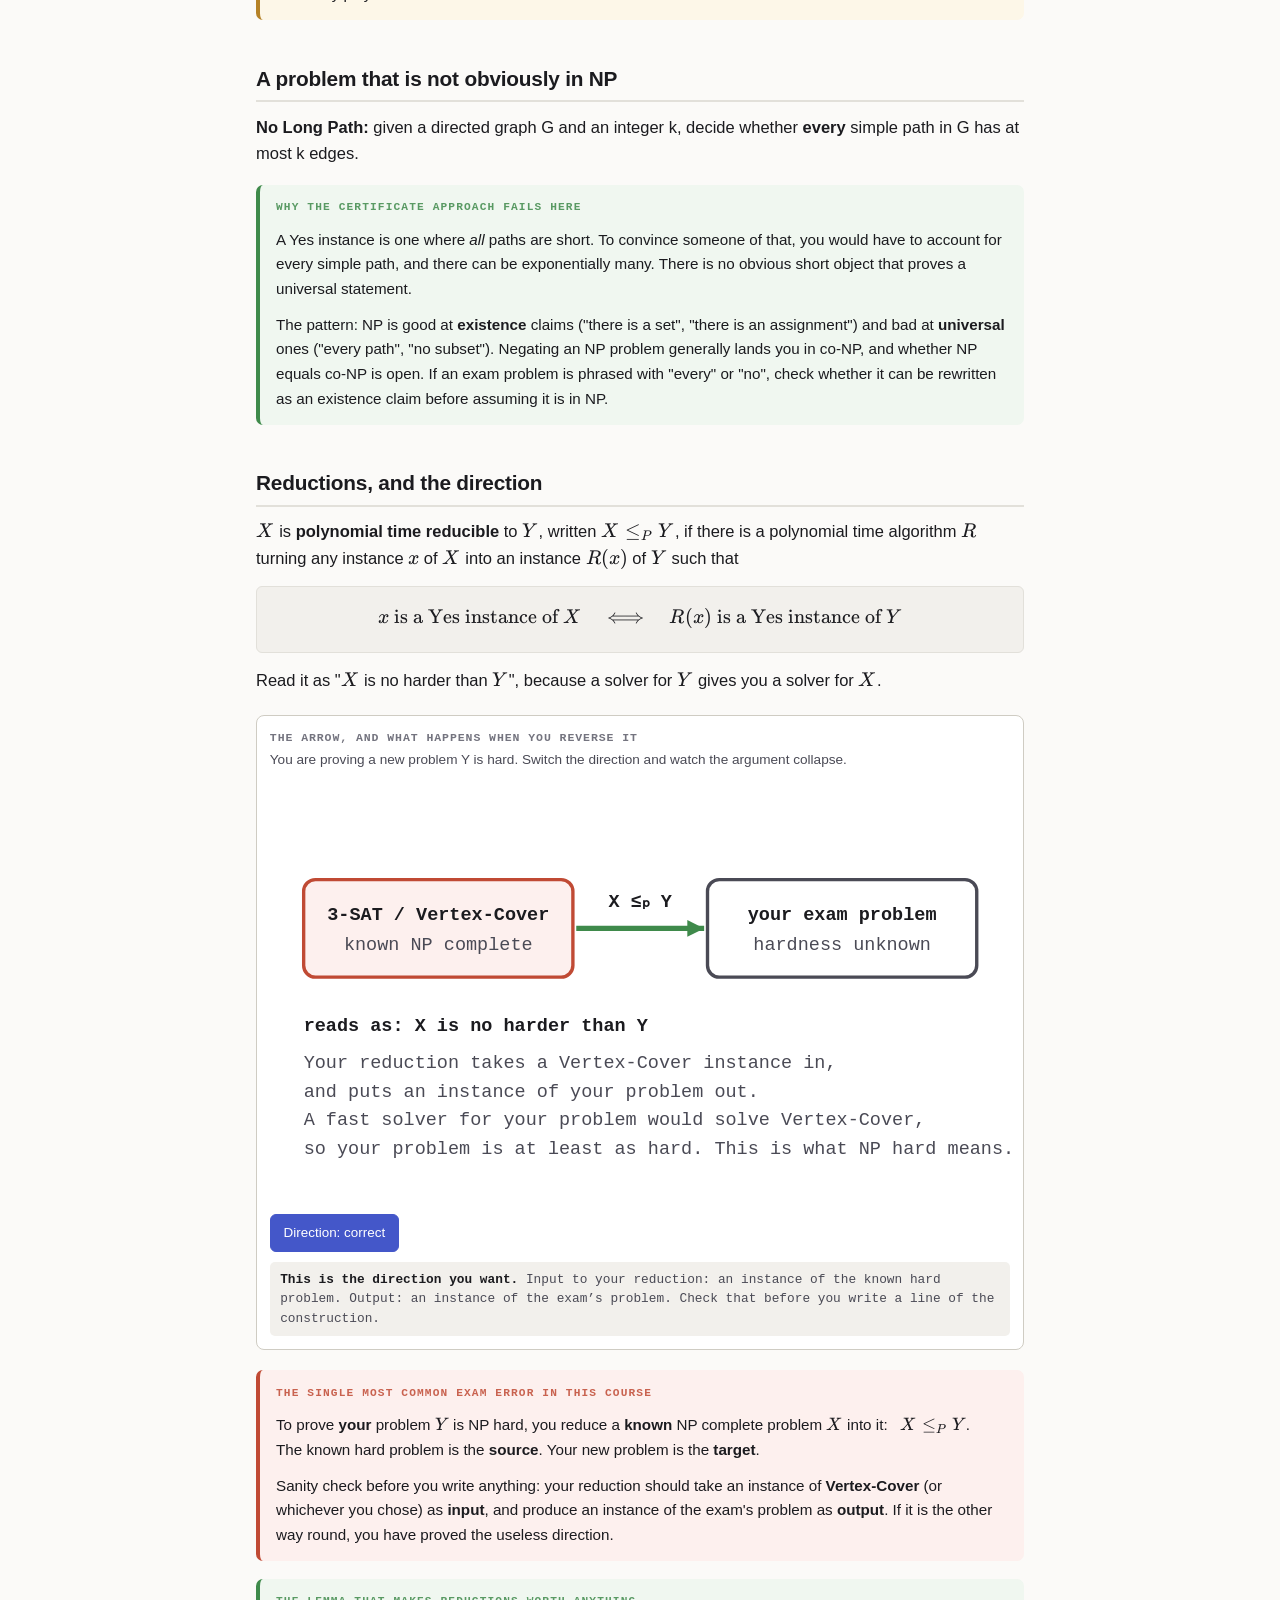
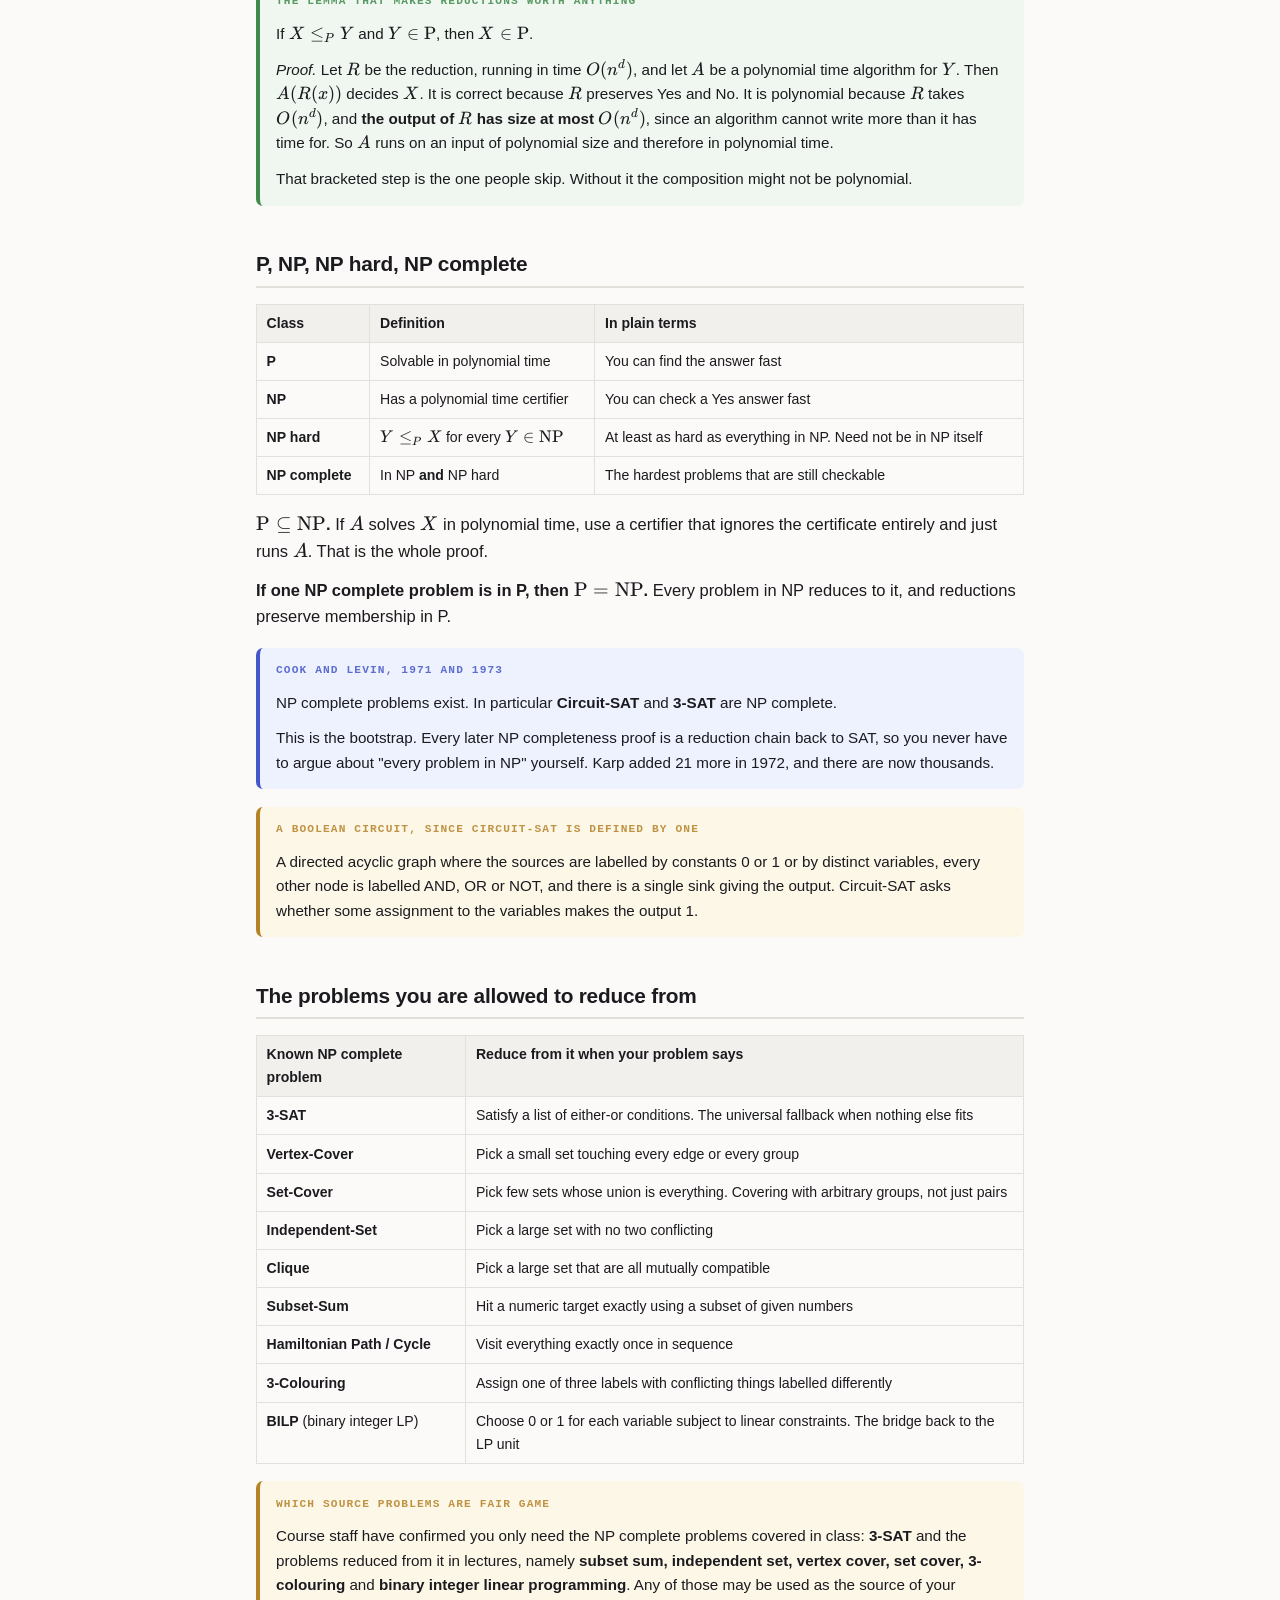
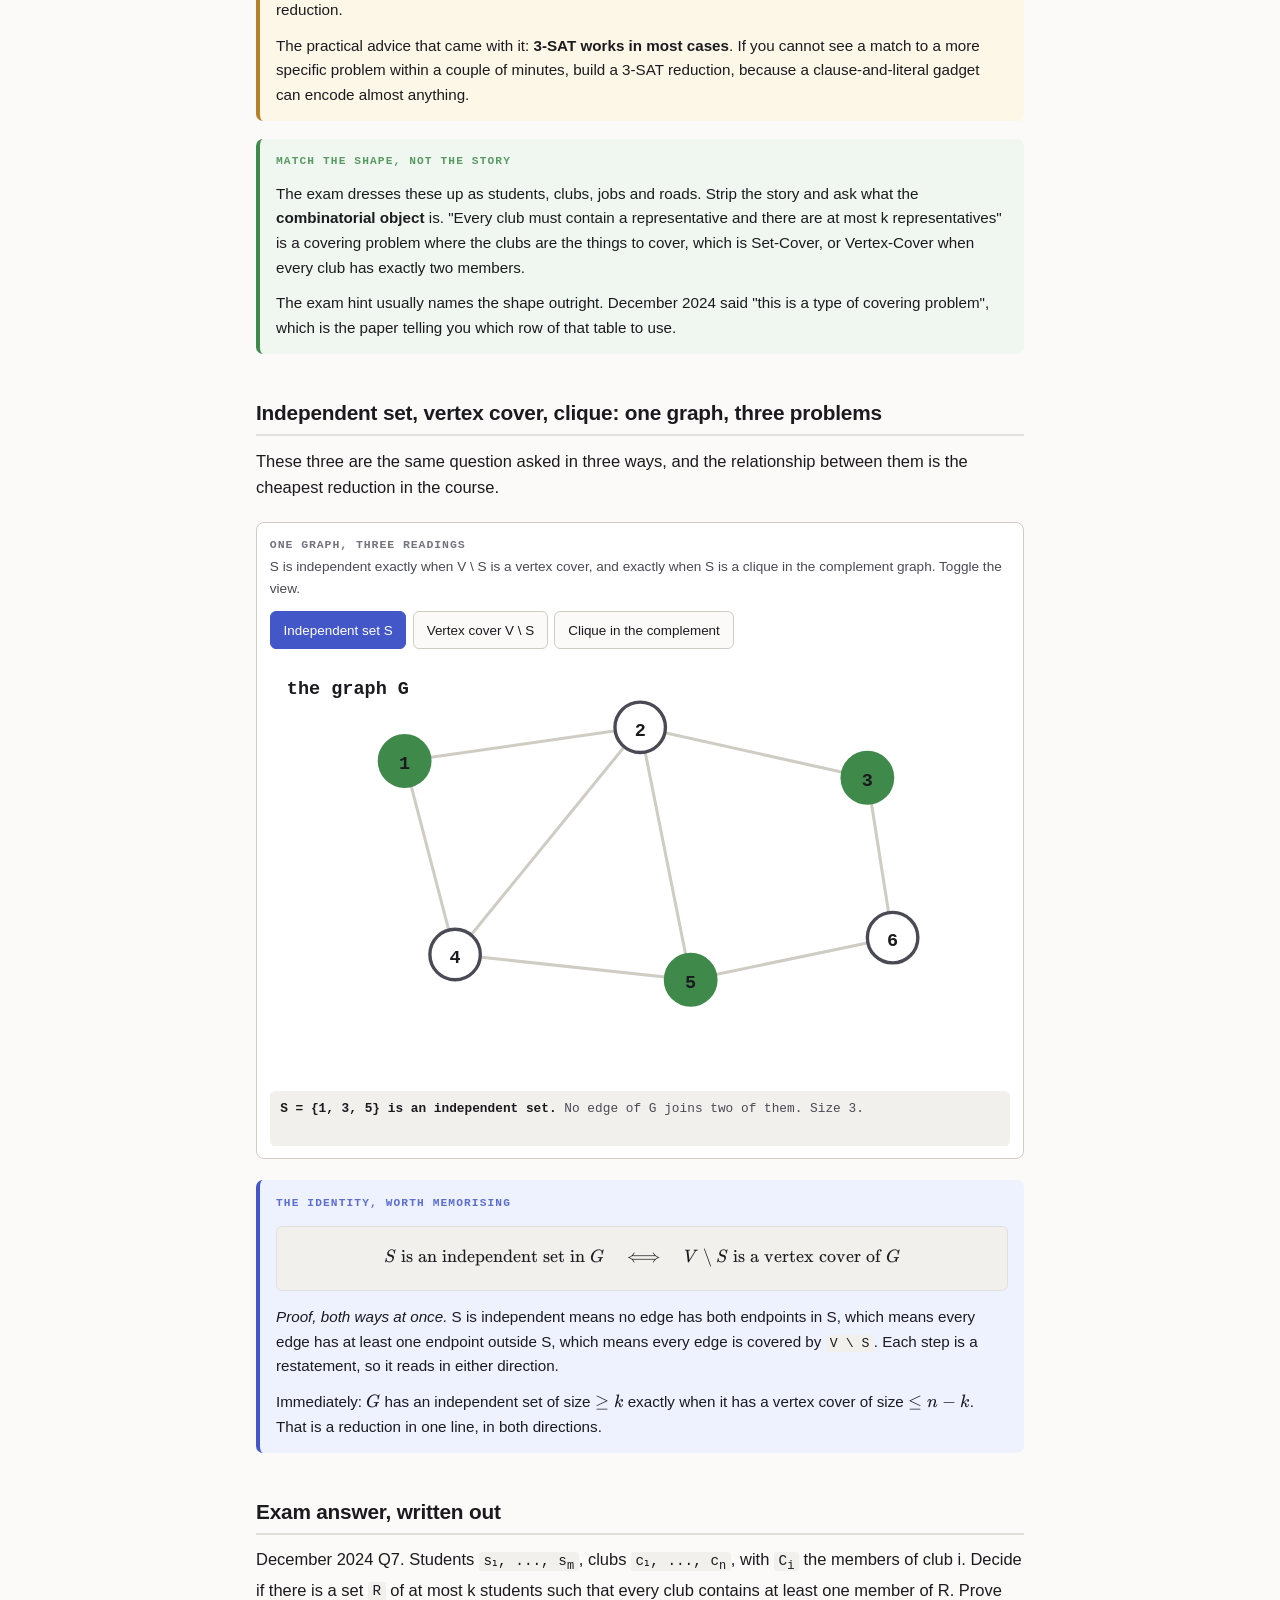
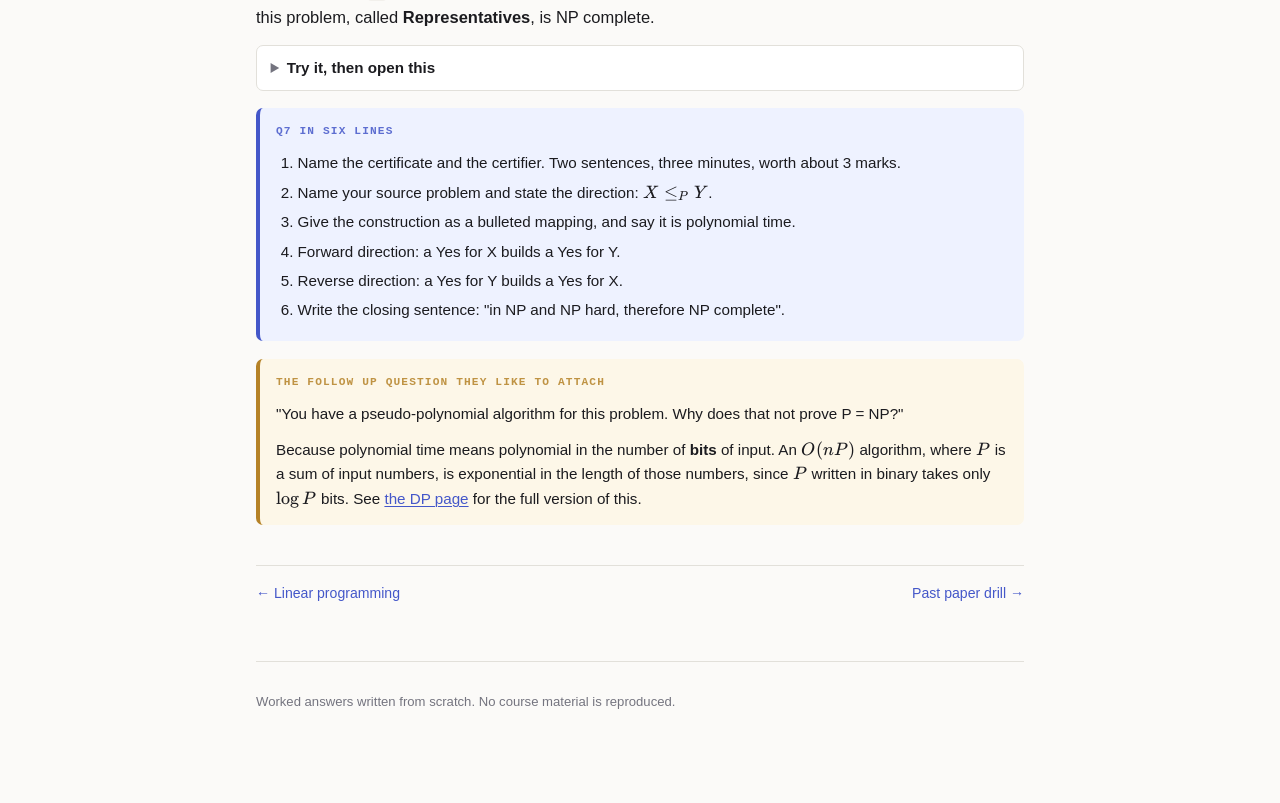
<file: complexity.html>
<!doctype html>
<html lang="en">
<head>
<meta charset="utf-8">
<meta name="viewport" content="width=device-width, initial-scale=1">
<title>NP Completeness</title>
<link rel="stylesheet" href="style.css">
<link rel="stylesheet" href="katex/katex.min.css">
</head>
<body>

<header class="top">
  <div class="wrap">
    <a class="backlink" href="index.html">&larr; CSC373 study guide</a>
    <p class="kicker">Unit 7 &middot; Exam question 7 &middot; 10 marks</p>
    <h1>NP completeness</h1>
    <p class="sub">Half the marks are two sentences you can write without thinking. The other half is one arrow, pointed the right way.</p>
  </div>
</header>

<div class="wrap">

<div class="toc">
  <p>On this page</p>
  <ul>
    <li><a href="#np">NP, via certificates and certifiers</a></li>
    <li><a href="#notnp">A problem that is not obviously in NP</a></li>
    <li><a href="#red">Reductions, and the direction</a></li>
    <li><a href="#classes">P, NP, NP hard, NP complete</a></li>
    <li><a href="#zoo">The problems you are allowed to reduce from</a></li>
    <li><a href="#triangle">Independent set, vertex cover, clique: one graph, three problems</a></li>
    <li><a href="#exam">Exam answer, written out</a></li>
  </ul>
</div>

<h2 id="np">NP, via certificates and certifiers</h2>

<p>A <b>decision problem</b> has a yes or no answer. X is in <b>NP</b> if there is a polynomial time
algorithm B (the <b>certifier</b>) and a polynomial p, such that for every input x:</p>

<div class="eq">
$$x \text{ is a Yes instance} \quad \Longleftrightarrow \quad
  \exists\, y \ \text{ with } \ |y| \le p(|x|) \ \text{ and } \ B(x, y) = \text{Yes}$$
</div>

<p>That y is the <b>certificate</b>. Informally: a Yes answer has a short proof that can be checked
quickly. Nothing is claimed about finding it.</p>

<div class="box tpl">
  <span class="label">The two sentences that answer this part, every time</span>
  <p><i>"The certificate is <b>[the object the question asks whether one exists]</b>. The certifier checks
  that <b>[it has the required size]</b> and that <b>[it satisfies the defining property]</b>, which takes
  polynomial time."</i></p>
  <p>The certificate is always the thing after "decide if there is a ...". You are not required to be
  clever, and being clever here loses time.</p>
</div>

<div class="scroll">
<table>
<thead><tr><th>Problem</th><th>Certificate</th><th>Certifier checks</th></tr></thead>
<tbody>
<tr><td>Independent Set</td><td>the set $S$</td><td>$|S| = k$, and no edge has both endpoints in $S$</td></tr>
<tr><td>Vertex Cover</td><td>the set $S$</td><td>$|S| \le k$, and every edge has an endpoint in $S$</td></tr>
<tr><td>k-Clique</td><td>the set $S$</td><td>$|S| = k$, and every pair in $S$ is joined by an edge</td></tr>
<tr><td>Subset Sum</td><td>the subset $S$</td><td>$\sum_{i \in S} a_i = W$</td></tr>
<tr><td>3-SAT</td><td>the truth assignment</td><td>every clause has at least one true literal</td></tr>
<tr><td>Hamiltonian Path</td><td>the order the path visits vertices</td><td>consecutive pairs are edges, starts at s, ends at t, every vertex appears exactly once</td></tr>
<tr><td>3-Colouring</td><td>the map $\varphi : V \to \{1,2,3\}$</td><td>$\varphi(u) \ne \varphi(v)$ for every edge $(u,v)$</td></tr>
<tr><td>Dominating Set</td><td>the set $S$</td><td>$|S| \le k$, and every vertex is in $S$ or has a neighbour in $S$</td></tr>
<tr><td>Large Cut</td><td>the partition $(A, B)$</td><td>$A$ and $B$ are non empty, disjoint, cover $V$, and at least $k$ edges cross</td></tr>
<tr><td>Degree Bounded Spanning Tree</td><td>the edges of $T$</td><td>$T$ is connected via DFS, has exactly $|V| - 1$ edges, every degree at most $k$</td></tr>
<tr><td>Composite</td><td>a factor $b$</td><td>$1 &lt; b &lt; a$ and $b$ divides $a$</td></tr>
</tbody>
</table>
</div>

<div class="box note">
  <span class="label">Why "exactly k edges" appears in the spanning tree row</span>
  <p>A graph on $|V|$ vertices that is connected and has $|V| - 1$ edges is necessarily acyclic, so
  those two checks together certify "tree" without a separate cycle hunt. Small
  facts like this are what makes a certifier obviously polynomial.</p>
</div>

<h2 id="notnp">A problem that is not obviously in NP</h2>

<p><b>No Long Path:</b> given a directed graph G and an integer k, decide whether <b>every</b> simple
path in G has at most k edges.</p>

<div class="box why">
  <span class="label">Why the certificate approach fails here</span>
  <p>A Yes instance is one where <i>all</i> paths are short. To convince someone of that, you would have
  to account for every simple path, and there can be exponentially many. There is no obvious short
  object that proves a universal statement.</p>
  <p>The pattern: NP is good at <b>existence</b> claims ("there is a set", "there is an assignment") and
  bad at <b>universal</b> ones ("every path", "no subset"). Negating an NP problem generally lands you
  in co-NP, and whether NP equals co-NP is open. If an exam problem is phrased with "every" or "no",
  check whether it can be rewritten as an existence claim before assuming it is in NP.</p>
</div>

<h2 id="red">Reductions, and the direction</h2>

<p>$X$ is <b>polynomial time reducible</b> to $Y$, written $X \le_{P} Y$, if there is a polynomial
time algorithm $R$ turning any instance $x$ of $X$ into an instance $R(x)$ of $Y$ such that</p>

<div class="eq">
$$x \text{ is a Yes instance of } X \quad \Longleftrightarrow \quad
  R(x) \text{ is a Yes instance of } Y$$
</div>

<p>Read it as "$X$ is no harder than $Y$", because a solver for $Y$ gives you a solver for $X$.</p>

<div class="anim">
  <h4>The arrow, and what happens when you reverse it</h4>
  <p class="cap">You are proving a new problem Y is hard. Switch the direction and watch the argument
  collapse.</p>
  <div class="stage"><svg id="rdSvg" viewBox="0 0 440 250" role="img" aria-label="Direction of a reduction proof"></svg></div>
  <div class="ctrls">
    <button id="rdDir" class="primary">Direction: correct</button>
  </div>
  <div class="readout" id="rdOut"></div>
</div>

<div class="box trap">
  <span class="label">The single most common exam error in this course</span>
  <p>To prove <b>your</b> problem $Y$ is NP hard, you reduce a <b>known</b> NP complete problem $X$
  into it: &nbsp; $X \le_{P} Y$. &nbsp; The known hard problem is the <b>source</b>. Your new problem
  is the <b>target</b>.</p>
  <p>Sanity check before you write anything: your reduction should take an instance of
  <b>Vertex-Cover</b> (or whichever you chose) as <b>input</b>, and produce an instance of the exam's
  problem as <b>output</b>. If it is the other way round, you have proved the useless direction.</p>
</div>

<div class="box why">
  <span class="label">The lemma that makes reductions worth anything</span>
  <p>If $X \le_{P} Y$ and $Y \in \mathrm{P}$, then $X \in \mathrm{P}$.</p>
  <p><i>Proof.</i> Let $R$ be the reduction, running in time $O(n^{d})$, and let $A$ be a polynomial
  time algorithm for $Y$. Then $A(R(x))$ decides $X$. It is correct because $R$ preserves Yes and No.
  It is polynomial because $R$ takes $O(n^{d})$, and <b>the output of $R$ has size at most
  $O(n^{d})$</b>, since an algorithm cannot write more than it has time for. So $A$ runs on an input
  of polynomial size and therefore in polynomial time.</p>
  <p>That bracketed step is the one people skip. Without it the composition might not be polynomial.</p>
</div>

<h2 id="classes">P, NP, NP hard, NP complete</h2>

<div class="scroll">
<table>
<thead><tr><th>Class</th><th>Definition</th><th>In plain terms</th></tr></thead>
<tbody>
<tr><td><b>P</b></td><td>Solvable in polynomial time</td><td>You can find the answer fast</td></tr>
<tr><td><b>NP</b></td><td>Has a polynomial time certifier</td><td>You can check a Yes answer fast</td></tr>
<tr><td><b>NP hard</b></td><td>$Y \le_{P} X$ for every $Y \in \mathrm{NP}$</td><td>At least as hard as everything in NP. Need not be in NP itself</td></tr>
<tr><td><b>NP complete</b></td><td>In NP <b>and</b> NP hard</td><td>The hardest problems that are still checkable</td></tr>
</tbody>
</table>
</div>

<p><b>$\mathrm{P} \subseteq \mathrm{NP}$.</b> If $A$ solves $X$ in polynomial time, use a certifier
that ignores the certificate entirely and just runs $A$. That is the whole proof.</p>

<p><b>If one NP complete problem is in P, then $\mathrm{P} = \mathrm{NP}$.</b> Every problem in NP reduces to it, and
reductions preserve membership in P.</p>

<div class="box tpl">
  <span class="label">Cook and Levin, 1971 and 1973</span>
  <p>NP complete problems exist. In particular <b>Circuit-SAT</b> and <b>3-SAT</b> are NP complete.</p>
  <p>This is the bootstrap. Every later NP completeness proof is a reduction chain back to SAT, so you
  never have to argue about "every problem in NP" yourself. Karp added 21 more in 1972, and there are
  now thousands.</p>
</div>

<div class="box note">
  <span class="label">A boolean circuit, since Circuit-SAT is defined by one</span>
  <p>A directed acyclic graph where the sources are labelled by constants 0 or 1 or by distinct
  variables, every other node is labelled AND, OR or NOT, and there is a single sink giving the output.
  Circuit-SAT asks whether some assignment to the variables makes the output 1.</p>
</div>

<h2 id="zoo">The problems you are allowed to reduce from</h2>

<div class="scroll">
<table>
<thead><tr><th>Known NP complete problem</th><th>Reduce from it when your problem says</th></tr></thead>
<tbody>
<tr><td><b>3-SAT</b></td><td>Satisfy a list of either-or conditions. The universal fallback when nothing else fits</td></tr>
<tr><td><b>Vertex-Cover</b></td><td>Pick a small set touching every edge or every group</td></tr>
<tr><td><b>Set-Cover</b></td><td>Pick few sets whose union is everything. Covering with arbitrary groups, not just pairs</td></tr>
<tr><td><b>Independent-Set</b></td><td>Pick a large set with no two conflicting</td></tr>
<tr><td><b>Clique</b></td><td>Pick a large set that are all mutually compatible</td></tr>
<tr><td><b>Subset-Sum</b></td><td>Hit a numeric target exactly using a subset of given numbers</td></tr>
<tr><td><b>Hamiltonian Path / Cycle</b></td><td>Visit everything exactly once in sequence</td></tr>
<tr><td><b>3-Colouring</b></td><td>Assign one of three labels with conflicting things labelled differently</td></tr>
<tr><td><b>BILP</b> (binary integer LP)</td><td>Choose 0 or 1 for each variable subject to linear constraints. The bridge back to the LP unit</td></tr>
</tbody>
</table>
</div>

<div class="box note">
  <span class="label">Which source problems are fair game</span>
  <p>Course staff have confirmed you only need the NP complete problems covered in class: <b>3-SAT</b>
  and the problems reduced from it in lectures, namely <b>subset sum, independent set, vertex cover,
  set cover, 3-colouring</b> and <b>binary integer linear programming</b>. Any of those may be used as
  the source of your reduction.</p>
  <p>The practical advice that came with it: <b>3-SAT works in most cases</b>. If you cannot see a
  match to a more specific problem within a couple of minutes, build a 3-SAT reduction, because a
  clause-and-literal gadget can encode almost anything.</p>
</div>

<div class="box why">
  <span class="label">Match the shape, not the story</span>
  <p>The exam dresses these up as students, clubs, jobs and roads. Strip the story and ask what the
  <b>combinatorial object</b> is. "Every club must contain a representative and there are at most k
  representatives" is a covering problem where the clubs are the things to cover, which is Set-Cover, or
  Vertex-Cover when every club has exactly two members.</p>
  <p>The exam hint usually names the shape outright. December 2024 said "this is a type of covering
  problem", which is the paper telling you which row of that table to use.</p>
</div>

<h2 id="triangle">Independent set, vertex cover, clique: one graph, three problems</h2>

<p>These three are the same question asked in three ways, and the relationship between them is the
cheapest reduction in the course.</p>

<div class="anim">
  <h4>One graph, three readings</h4>
  <p class="cap">S is independent exactly when V \ S is a vertex cover, and exactly when S is a clique
  in the complement graph. Toggle the view.</p>
  <div class="ctrls" style="margin-bottom:.7rem">
    <button data-tri="0" class="primary">Independent set S</button>
    <button data-tri="1">Vertex cover V \ S</button>
    <button data-tri="2">Clique in the complement</button>
  </div>
  <div class="stage"><svg id="triSvg" viewBox="0 0 440 250" role="img" aria-label="Independent set, vertex cover and clique on the same graph"></svg></div>
  <div class="readout" id="triOut"></div>
</div>

<div class="box tpl">
  <span class="label">The identity, worth memorising</span>
  <div class="eq">
  $$S \text{ is an independent set in } G
    \quad \Longleftrightarrow \quad
    V \setminus S \text{ is a vertex cover of } G$$
  </div>
  <p><i>Proof, both ways at once.</i> S is independent means no edge has both endpoints in S, which means
  every edge has at least one endpoint outside S, which means every edge is covered by
  <code>V \ S</code>. Each step is a restatement, so it reads in either direction.</p>
  <p>Immediately: $G$ has an independent set of size $\ge k$ exactly when it has a vertex cover of
  size $\le n - k$. That is a reduction in one line, in both directions.</p>
</div>

<h2 id="exam">Exam answer, written out</h2>

<p>December 2024 Q7. Students <code>s&#8321;, ..., s<sub>m</sub></code>, clubs
<code>c&#8321;, ..., c<sub>n</sub></code>, with <code>C<sub>i</sub></code> the members of club i. Decide if
there is a set <code>R</code> of at most k students such that every club contains at least one member of
R. Prove this problem, called <b>Representatives</b>, is NP complete.</p>

<details>
<summary>Try it, then open this</summary>

<p><b>Part 1: Representatives is in NP.</b></p>

<p>The certificate is the set $R \subseteq \{s_1, \ldots, s_m\}$. The certifier checks that
$|R| \le k$, and that for each club $c_i$ the set $C_i \cap R$ is non empty. The first check takes
$O(m)$ time and the second takes $O\!\left(\sum_i |C_i|\right)$, both polynomial in the input size. So
Representatives is in NP.</p>

<p><b>Part 2: Representatives is NP hard.</b></p>

<p>We show $\text{Vertex-Cover} \le_{P} \text{Representatives}$. Since Vertex-Cover is NP complete,
this makes Representatives NP hard.</p>

<p><i>The reduction.</i> Given an instance <code>(G = (V, E), k)</code> of Vertex-Cover, construct an
instance of Representatives as follows:</p>
<ul>
  <li>for each vertex $u \in V$, create a student $s_u$;</li>
  <li>for each edge $(u,v) \in E$, create a club with membership set
  $C_{(u,v)} = \{s_u,\, s_v\}$;</li>
  <li>keep the same bound $k$.</li>
</ul>
<p>This writes $|V|$ students and $|E|$ clubs of two members each, so it runs in $O(|V| + |E|)$ time,
which is polynomial.</p>

<p><i>Correctness, forward direction.</i> Suppose $G$ has a vertex cover $S$ with $|S| \le k$. Let
$R = \{s_u : u \in S\}$, so $|R| = |S| \le k$. Take any club $C_{(u,v)}$. Since $S$ covers the edge
$(u,v)$, at least one of $u, v$ lies in $S$, so at least one of $s_u, s_v$ lies in $R$. Hence every
club contains a representative and $R$ is a Yes certificate for the constructed instance.</p>

<p><i>Correctness, reverse direction.</i> Suppose the constructed instance has a valid set $R$ with
$|R| \le k$. Let $S = \{u : s_u \in R\}$, so $|S| = |R| \le k$. Take any edge $(u,v) \in E$. The club
$C_{(u,v)} = \{s_u, s_v\}$ contains a member of $R$, which must be $s_u$ or $s_v$, so $u$ or $v$ lies
in $S$. Hence every edge is covered and $S$ is a vertex cover of size at most $k$.</p>

<p>The two directions give: $(G,k)$ is a Yes instance of Vertex-Cover exactly when its image is a Yes
instance of Representatives. So the reduction is correct.</p>

<p><b>Conclusion.</b> Representatives is in NP and is NP hard, therefore Representatives is NP
complete.</p>

<div class="box why">
  <span class="label">Why Vertex-Cover and not Set-Cover</span>
  <p>Either works. Set-Cover is the more natural fit, since a club is an arbitrary set of students and
  Set-Cover allows arbitrary sets. But Vertex-Cover is a <b>special case</b> where every set has size
  two, and reducing from a special case is still a valid proof and produces a simpler construction.
  Pick whichever gives you the shorter reduction, and reducing from the more restricted problem usually
  does.</p>
  <p>Reducing <b>from</b> a special case is fine, because the special case is itself NP complete.
  Reducing <b>to</b> a special case is where you have to be careful, since your construction has to land
  inside the restriction.</p>
</div>
</details>

<div class="box tpl">
  <span class="label">Q7 in six lines</span>
  <ol>
    <li>Name the certificate and the certifier. Two sentences, three minutes, worth about 3 marks.</li>
    <li>Name your source problem and state the direction: $X \le_{P} Y$.</li>
    <li>Give the construction as a bulleted mapping, and say it is polynomial time.</li>
    <li>Forward direction: a Yes for X builds a Yes for Y.</li>
    <li>Reverse direction: a Yes for Y builds a Yes for X.</li>
    <li>Write the closing sentence: "in NP and NP hard, therefore NP complete".</li>
  </ol>
</div>

<div class="box note">
  <span class="label">The follow up question they like to attach</span>
  <p>"You have a pseudo-polynomial algorithm for this problem. Why does that not prove P = NP?"</p>
  <p>Because polynomial time means polynomial in the number of <b>bits</b> of input. An $O(nP)$
  algorithm, where $P$ is a sum of input numbers, is exponential in the length of those numbers, since
  $P$ written in binary takes only $\log P$ bits. See <a href="dp.html#pseudo">the DP page</a> for the full
  version of this.</p>
</div>

<div class="pagenav">
  <a href="lp.html">&larr; Linear programming</a>
  <a href="drill.html">Past paper drill &rarr;</a>
</div>

<footer class="bot">
  <p>Worked answers written from scratch. No course material is reproduced.</p>
</footer>

</div>

<script>
var NSG = 'http://www.w3.org/2000/svg';
function mk(n, a) { var e = document.createElementNS(NSG, n); for (var k in a) e.setAttribute(k, a[k]); return e; }
function clr(s) { while (s.firstChild) s.removeChild(s.firstChild); }

/* ---------------- reduction direction ---------------- */
(function () {
  var svg = document.getElementById('rdSvg');
  if (!svg) return;
  var out = document.getElementById('rdOut');
  var correct = true;

  function box(x, y, w, h, label, sub, fill, stroke) {
    var g = mk('g', {});
    g.appendChild(mk('rect', { x: x, y: y, width: w, height: h, rx: 7, fill: fill, stroke: stroke, 'stroke-width': 2 }));
    var t = mk('text', { x: x + w / 2, y: y + 24, 'text-anchor': 'middle', class: 'svg-lbl-b', fill: 'var(--ink)' });
    t.textContent = label;
    g.appendChild(t);
    var s = mk('text', { x: x + w / 2, y: y + 42, 'text-anchor': 'middle', class: 'svg-lbl' });
    s.textContent = sub;
    g.appendChild(s);
    return g;
  }

  function draw() {
    clr(svg);

    svg.appendChild(box(20, 58, 160, 58, '3-SAT / Vertex-Cover',
      'known NP complete', 'var(--trap-bg)', 'var(--trap-line)'));
    svg.appendChild(box(260, 58, 160, 58, 'your exam problem',
      'hardness unknown', 'var(--bg2)', 'var(--ink2)'));

    var x1 = correct ? 182 : 258, x2 = correct ? 258 : 182;
    svg.appendChild(mk('line', { x1: x1, y1: 87, x2: x2, y2: 87, stroke: correct ? 'var(--fa)' : 'var(--trap-line)', 'stroke-width': 3 }));
    var dir = correct ? 1 : -1;
    svg.appendChild(mk('path', {
      d: 'M ' + x2 + ' 87 L ' + (x2 - dir * 10) + ' 82 L ' + (x2 - dir * 10) + ' 92 Z',
      fill: correct ? 'var(--fa)' : 'var(--trap-line)'
    }));
    var lt = mk('text', { x: 220, y: 74, 'text-anchor': 'middle', class: 'svg-lbl-b',
      fill: correct ? 'var(--fa)' : 'var(--trap-line)' });
    lt.textContent = correct ? 'X ≤ₚ Y' : 'Y ≤ₚ X';
    svg.appendChild(lt);

    var l1 = mk('text', { x: 20, y: 148, class: 'svg-lbl-b' });
    l1.textContent = correct ? 'reads as: X is no harder than Y' : 'reads as: Y is no harder than X';
    svg.appendChild(l1);

    var lines = correct
      ? ['Your reduction takes a Vertex-Cover instance in,',
         'and puts an instance of your problem out.',
         'A fast solver for your problem would solve Vertex-Cover,',
         'so your problem is at least as hard. This is what NP hard means.']
      : ['Your reduction takes your problem in,',
         'and puts a Vertex-Cover instance out.',
         'That only says your problem is no harder than a hard problem,',
         'which every problem in NP already satisfies. It proves nothing.'];

    lines.forEach(function (t, i) {
      var e = mk('text', { x: 20, y: 170 + i * 17, class: 'svg-lbl',
        fill: correct ? 'var(--ink2)' : 'var(--trap-line)' });
      e.textContent = t;
      svg.appendChild(e);
    });

    out.innerHTML = correct
      ? '<b>This is the direction you want.</b> Input to your reduction: an instance of the known hard problem. Output: an instance of the exam’s problem. Check that before you write a line of the construction.'
      : '<b>This proves nothing.</b> Every problem in NP reduces to an NP complete problem, so this direction is free and carries no information about your problem. It is the most common way to lose the whole second half of Q7.';
  }

  document.getElementById('rdDir').addEventListener('click', function () {
    correct = !correct;
    this.textContent = 'Direction: ' + (correct ? 'correct' : 'reversed');
    this.className = correct ? 'primary' : '';
    draw();
  });
  draw();
})();

/* ---------------- IS / VC / Clique ---------------- */
(function () {
  var svg = document.getElementById('triSvg');
  if (!svg) return;
  var out = document.getElementById('triOut');

  var N = [[80, 60], [220, 40], [355, 70], [110, 175], [250, 190], [370, 165]];
  var E = [[0, 1], [1, 2], [0, 3], [1, 4], [2, 5], [3, 4], [4, 5], [1, 3]];
  var LBL = ['1', '2', '3', '4', '5', '6'];
  var S = [0, 2, 4];   // an independent set
  var cur = 0;

  function has(a, b) {
    return E.some(function (e) { return (e[0] === a && e[1] === b) || (e[0] === b && e[1] === a); });
  }

  function draw() {
    clr(svg);
    var complement = cur === 2;
    var inS = function (i) { return S.indexOf(i) >= 0; };

    var edges = [];
    if (!complement) edges = E.slice();
    else {
      for (var i = 0; i < N.length; i++)
        for (var j = i + 1; j < N.length; j++)
          if (!has(i, j)) edges.push([i, j]);
    }

    var ttl = mk('text', { x: 10, y: 20, class: 'svg-lbl-b' });
    ttl.textContent = complement ? 'the complement graph  Ḡ  (edges exactly where G had none)' : 'the graph  G';
    svg.appendChild(ttl);

    edges.forEach(function (e) {
      var a = N[e[0]], b = N[e[1]];
      var col = 'var(--line2)', w = 1.8;
      if (cur === 0) { col = 'var(--line2)'; }
      if (cur === 1) {
        // every edge is covered by V\S: highlight the covering endpoint
        col = 'var(--fa)'; w = 2.4;
      }
      if (cur === 2 && inS(e[0]) && inS(e[1])) { col = 'var(--cx)'; w = 3.2; }
      svg.appendChild(mk('line', { x1: a[0], y1: a[1], x2: b[0], y2: b[1], stroke: col, 'stroke-width': w }));
    });

    N.forEach(function (p, i) {
      var hot = cur === 1 ? !inS(i) : inS(i);
      var fill = hot ? (cur === 0 ? 'var(--fa)' : (cur === 1 ? 'var(--dp)' : 'var(--cx)')) : 'var(--bg2)';
      svg.appendChild(mk('circle', {
        cx: p[0], cy: p[1], r: 15, fill: fill,
        stroke: hot ? fill : 'var(--ink2)', 'stroke-width': 2
      }));
      var t = mk('text', { x: p[0], y: p[1] + 5, 'text-anchor': 'middle', class: 'svg-lbl-b',
        fill: hot ? '#fff' : 'var(--ink)' });
      t.textContent = LBL[i];
      svg.appendChild(t);
    });

    var MSG = [
      '<b>S = {1, 3, 5} is an independent set.</b> No edge of G joins two of them. Size 3.',
      '<b>V \\ S = {2, 4, 6} is a vertex cover.</b> Same graph, complementary set. Every edge has at least one endpoint highlighted, and it must, because if some edge had neither endpoint in V \\ S then both would be in S and S would not be independent. Size 6 - 3 = 3.',
      '<b>S = {1, 3, 5} is a clique in the complement.</b> Every pair among them is joined in Ḡ, precisely because no pair was joined in G. Independent set in G and clique in Ḡ are literally the same condition.'
    ];
    out.innerHTML = MSG[cur];
  }

  Array.prototype.forEach.call(document.querySelectorAll('[data-tri]'), function (b) {
    b.addEventListener('click', function () {
      cur = +this.getAttribute('data-tri');
      Array.prototype.forEach.call(document.querySelectorAll('[data-tri]'), function (x) { x.className = ''; });
      this.className = 'primary';
      draw();
    });
  });
  draw();
})();
</script>

<script defer src="katex/katex.min.js"></script>
<script defer src="katex/auto-render.min.js"></script>
<script>
// Render math after the DOM is up. Deferred scripts run before DOMContentLoaded,
// so katex and renderMathInElement are both defined by the time this fires.
document.addEventListener('DOMContentLoaded', function () {
  renderMathInElement(document.body, {
    delimiters: [
      { left: '$$', right: '$$', display: true },
      { left: '$',  right: '$',  display: false }
    ],
    // pseudocode stays monospace, it is code and not maths
    ignoredTags: ['script', 'noscript', 'style', 'textarea', 'pre', 'code', 'option'],
    throwOnError: false
  });
});
</script>
</body>
</html>
</file>
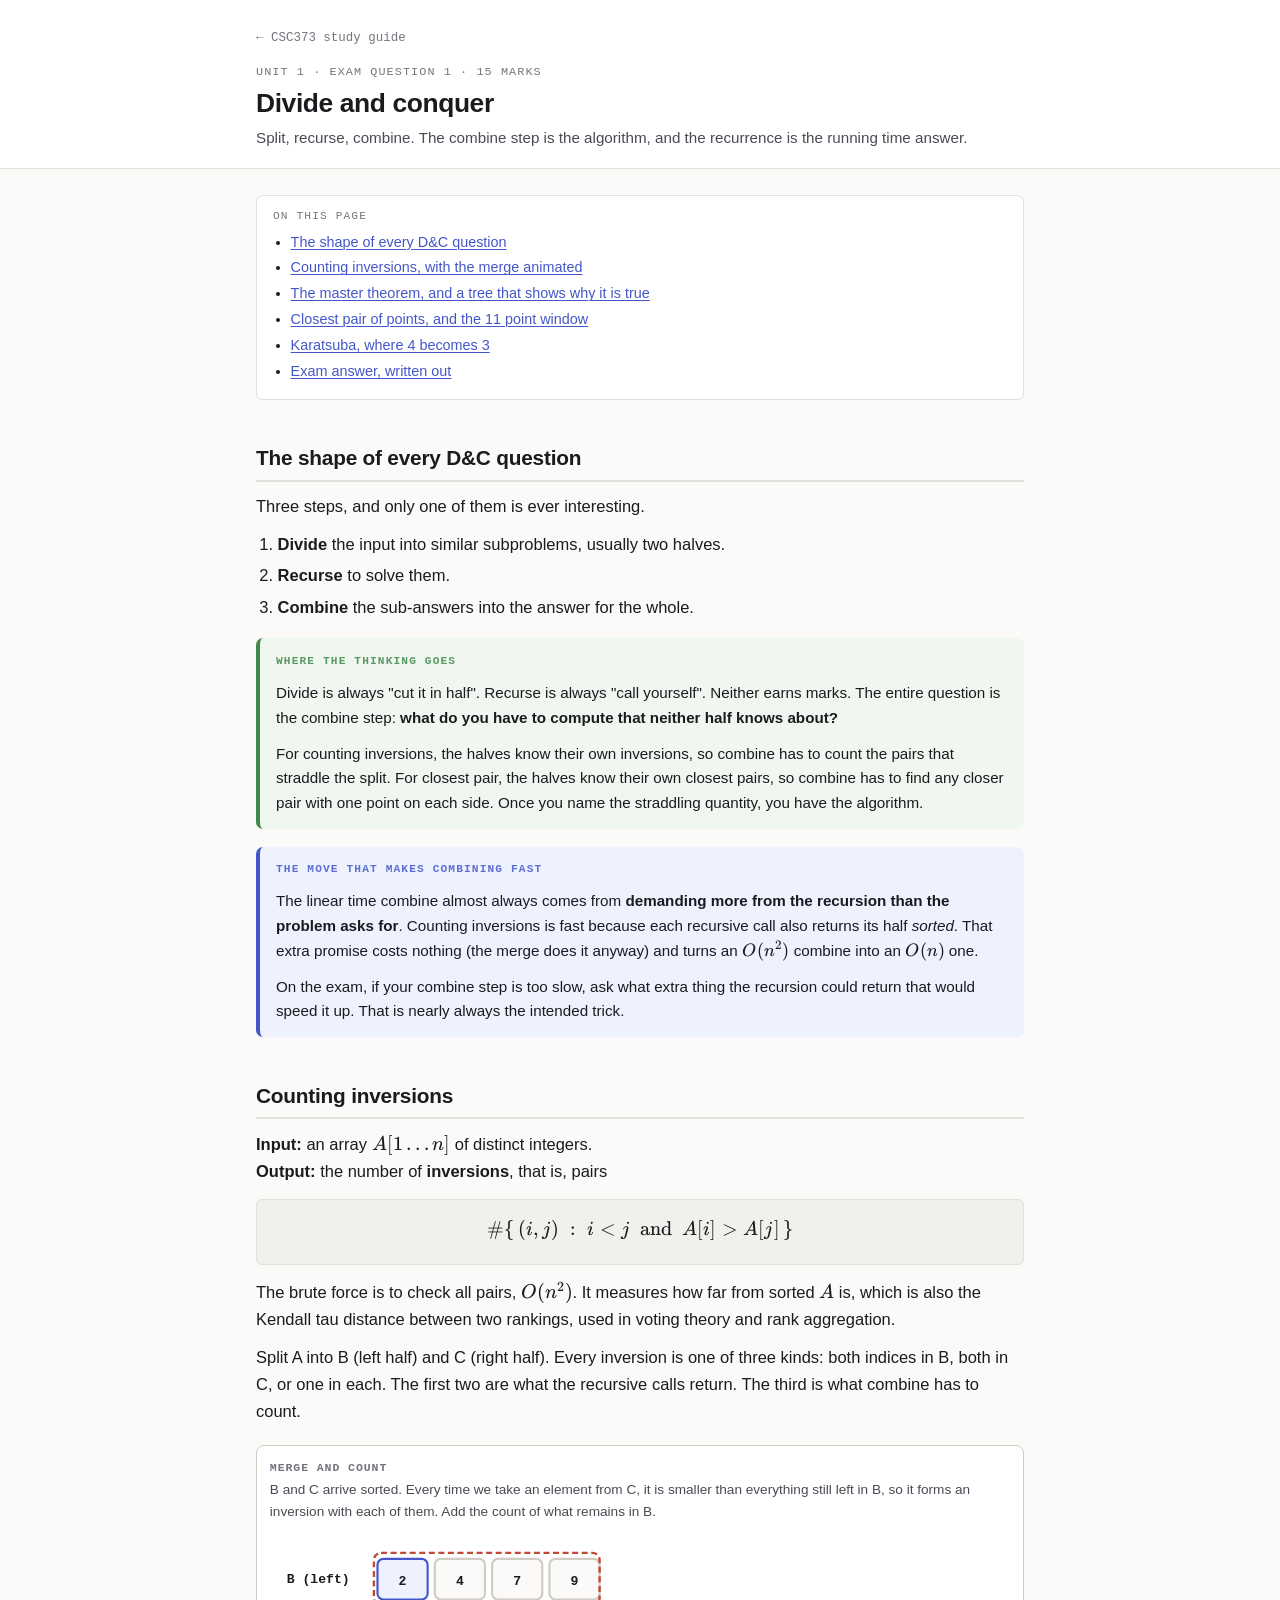
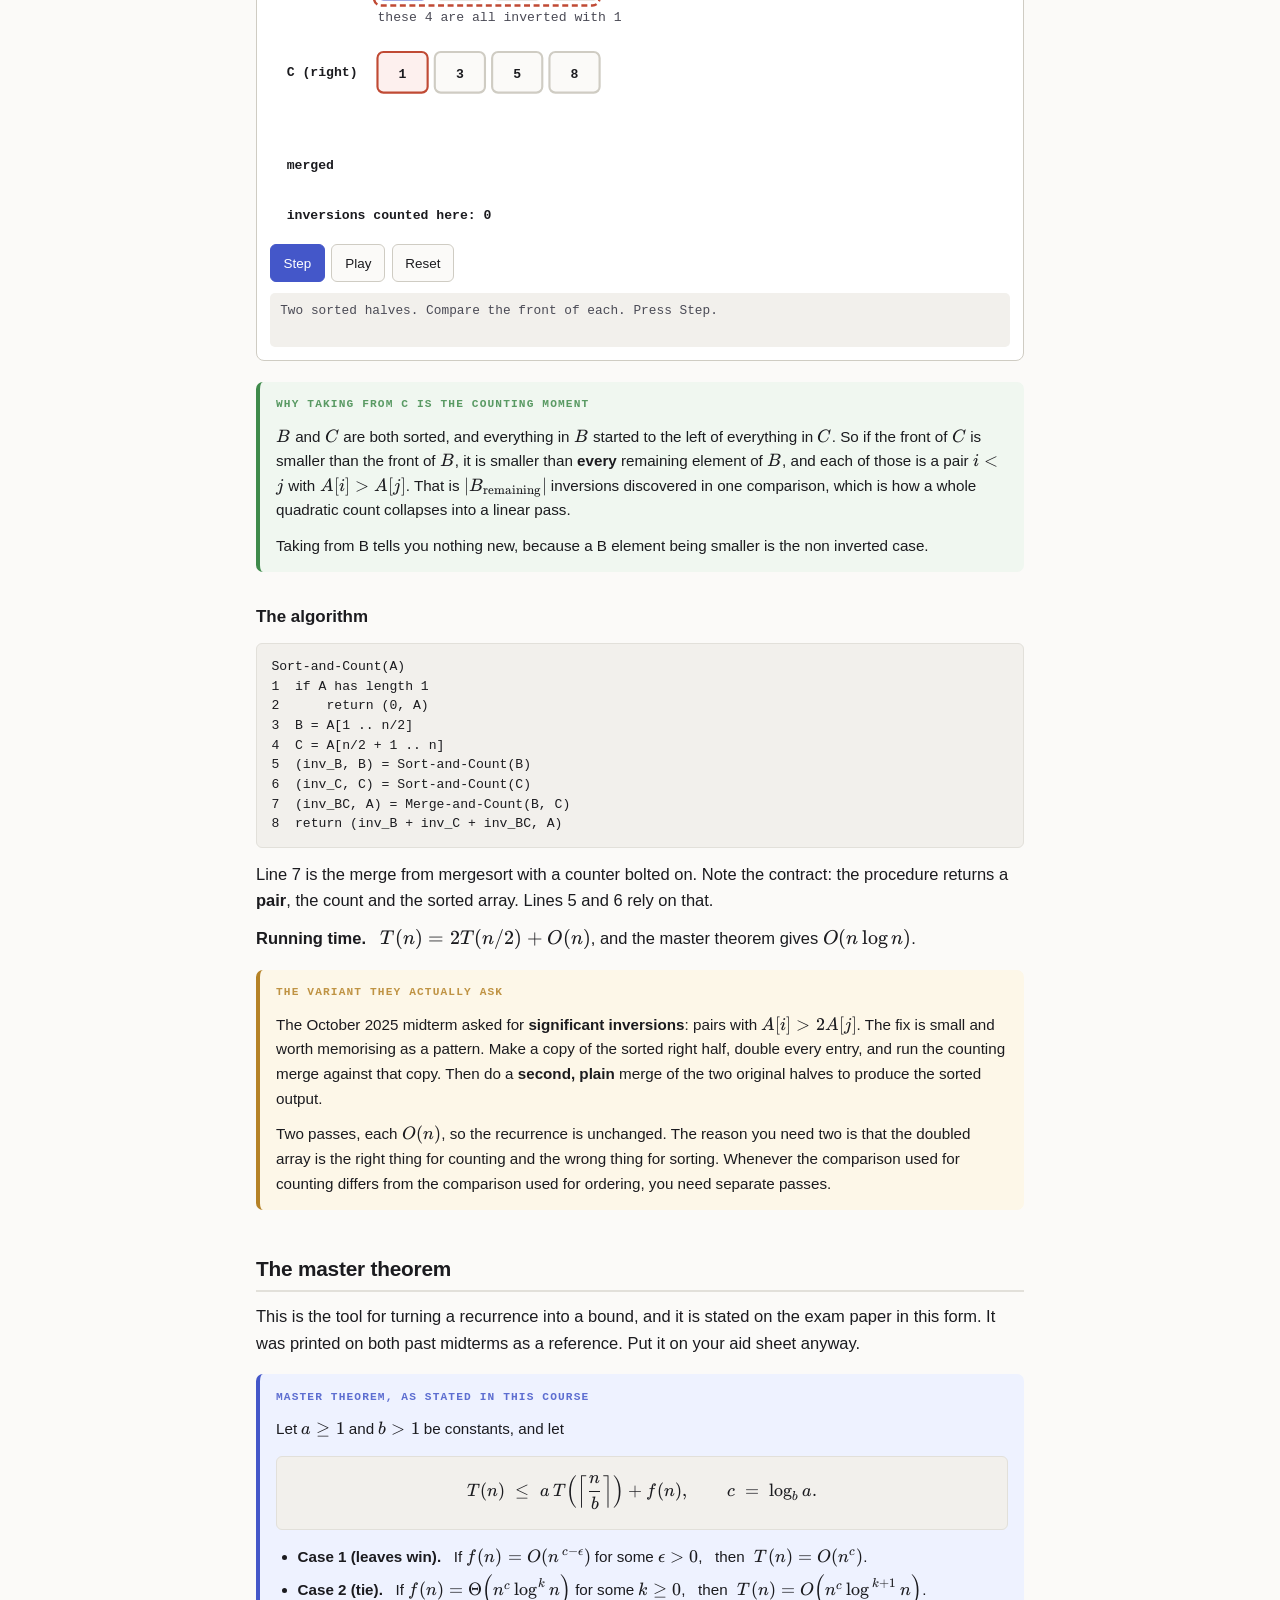
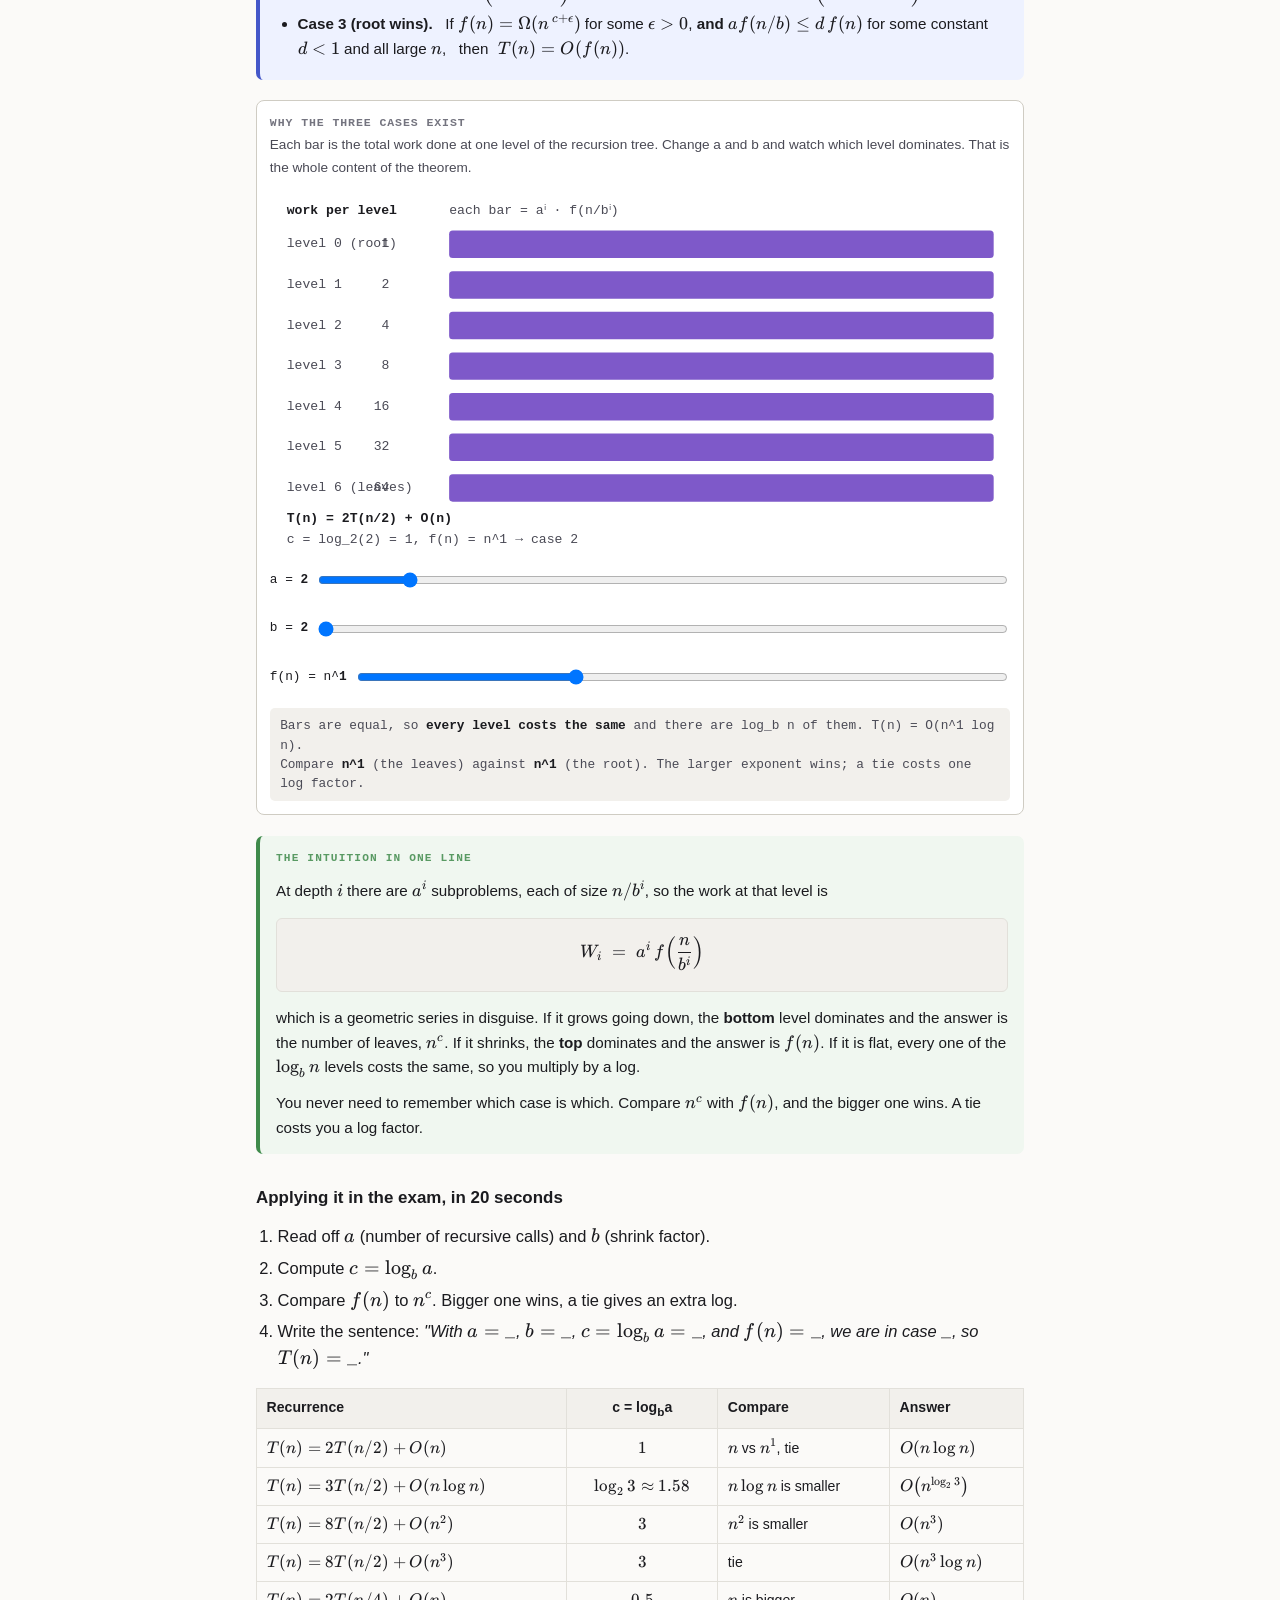
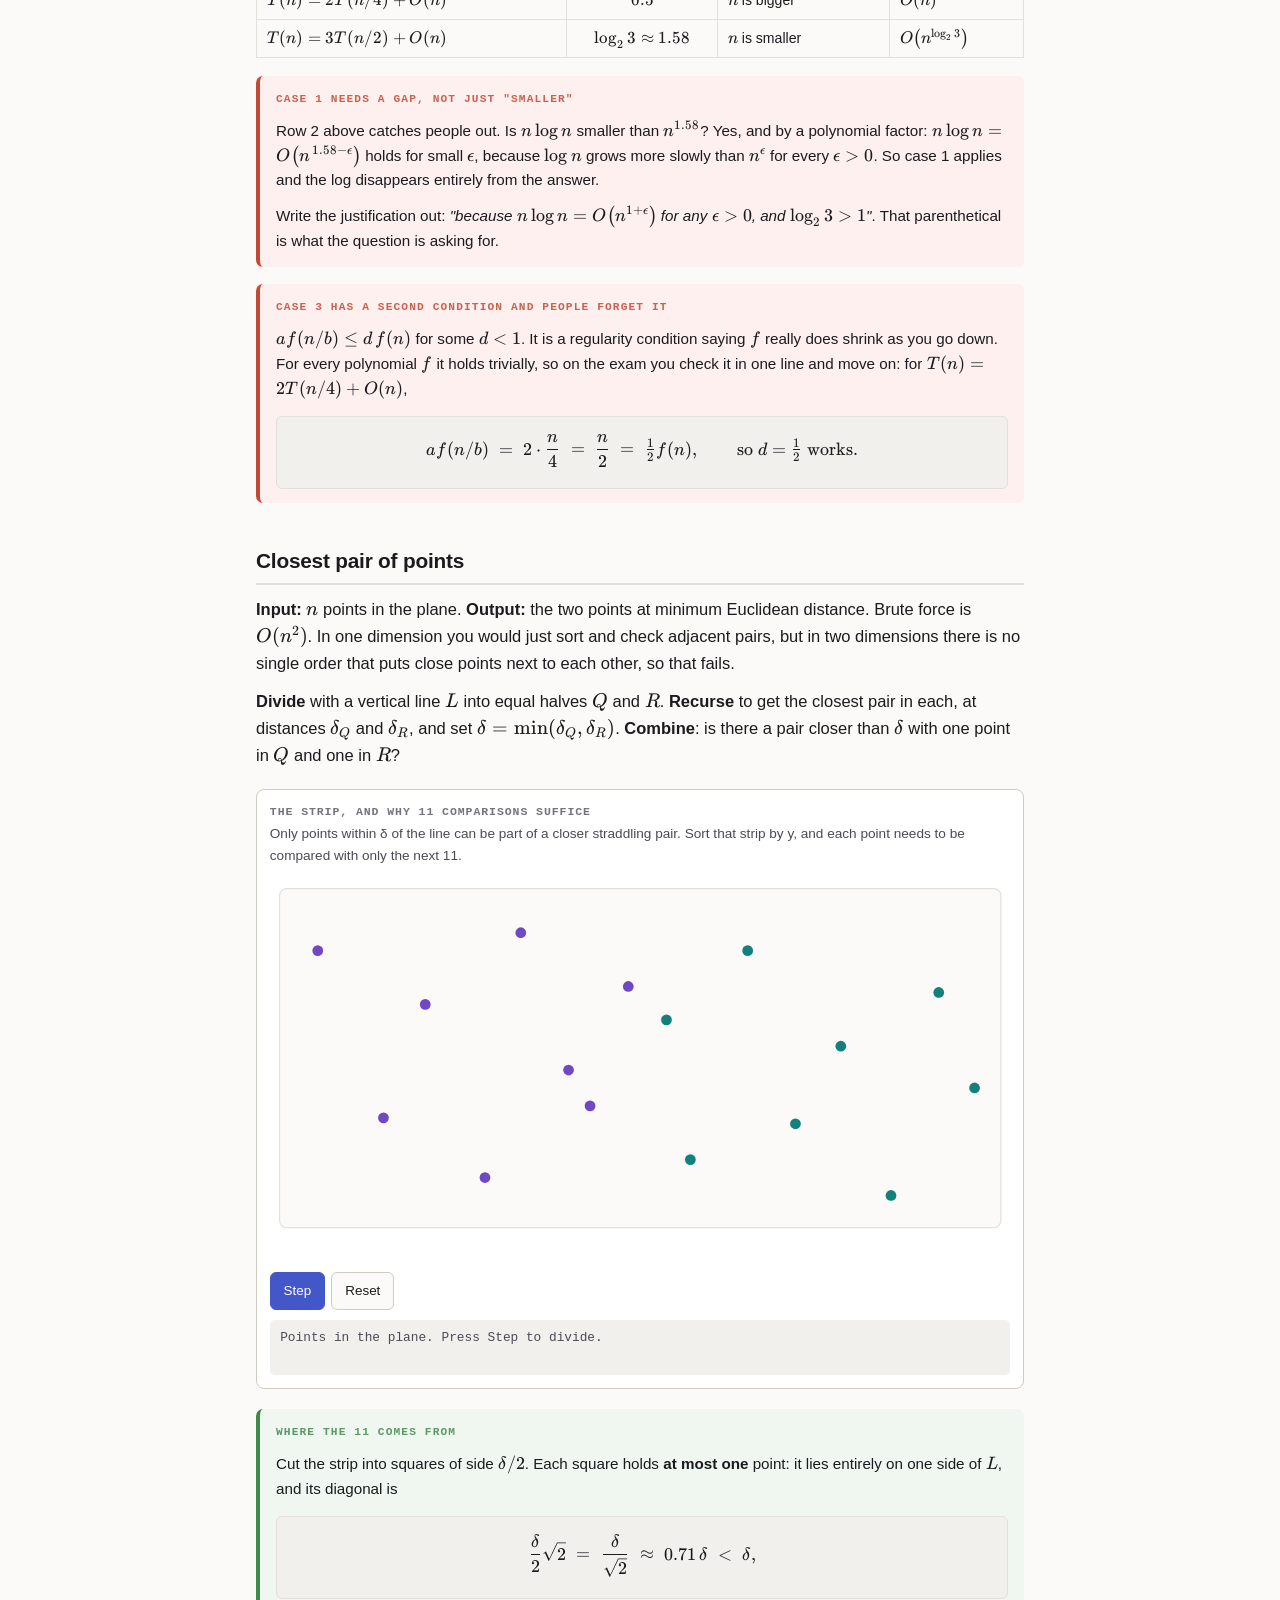
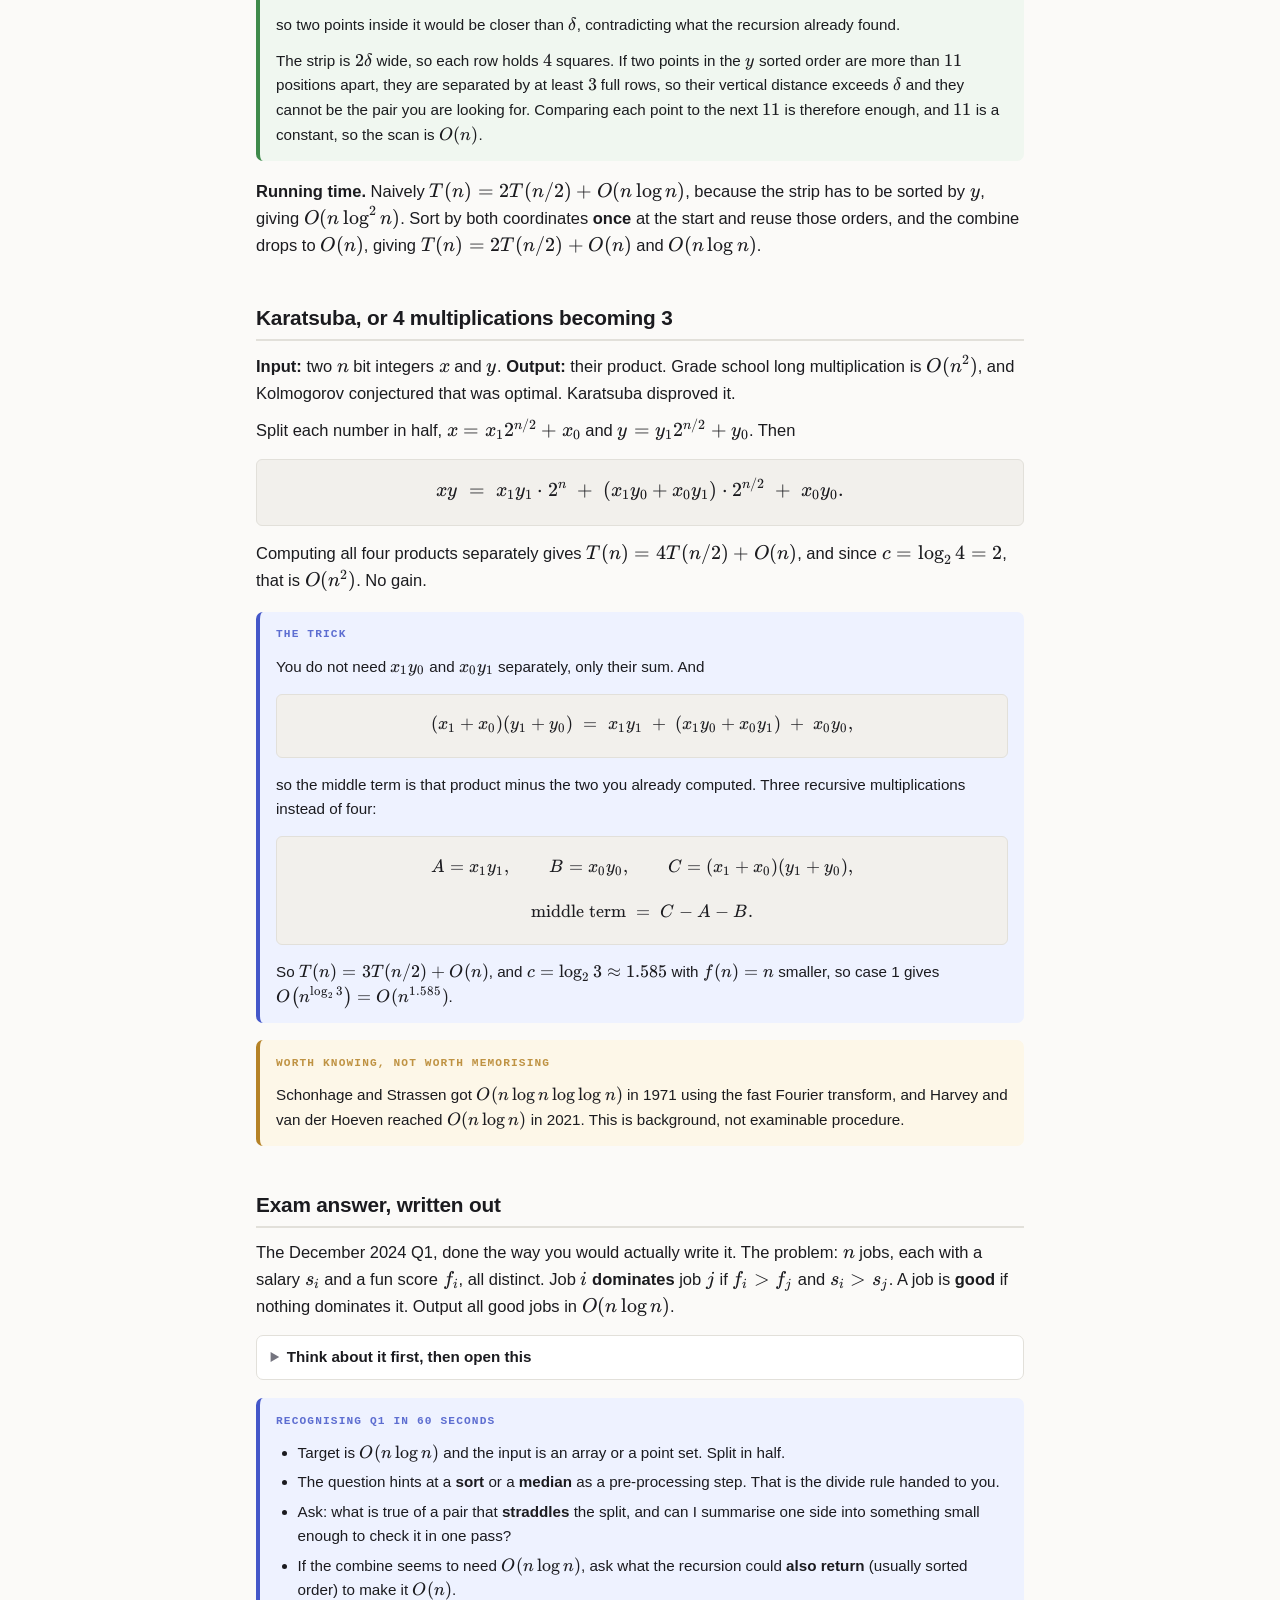
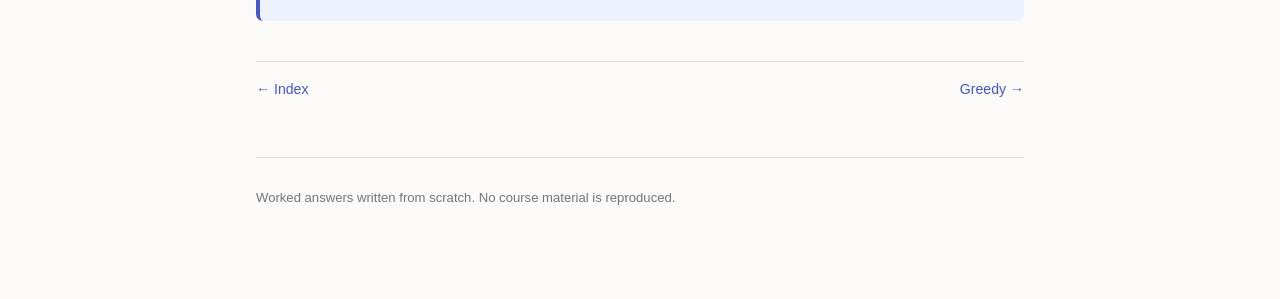
<file: divide-conquer.html>
<!doctype html>
<html lang="en">
<head>
<meta charset="utf-8">
<meta name="viewport" content="width=device-width, initial-scale=1">
<title>Divide and Conquer</title>
<link rel="stylesheet" href="style.css">
<link rel="stylesheet" href="katex/katex.min.css">
</head>
<body>

<header class="top">
  <div class="wrap">
    <a class="backlink" href="index.html">&larr; CSC373 study guide</a>
    <p class="kicker">Unit 1 &middot; Exam question 1 &middot; 15 marks</p>
    <h1>Divide and conquer</h1>
    <p class="sub">Split, recurse, combine. The combine step is the algorithm, and the recurrence is the running time answer.</p>
  </div>
</header>

<div class="wrap">

<div class="toc">
  <p>On this page</p>
  <ul>
    <li><a href="#shape">The shape of every D&amp;C question</a></li>
    <li><a href="#inv">Counting inversions, with the merge animated</a></li>
    <li><a href="#master">The master theorem, and a tree that shows why it is true</a></li>
    <li><a href="#pair">Closest pair of points, and the 11 point window</a></li>
    <li><a href="#kara">Karatsuba, where 4 becomes 3</a></li>
    <li><a href="#exam">Exam answer, written out</a></li>
  </ul>
</div>

<h2 id="shape">The shape of every D&amp;C question</h2>

<p>Three steps, and only one of them is ever interesting.</p>

<ol>
  <li><b>Divide</b> the input into similar subproblems, usually two halves.</li>
  <li><b>Recurse</b> to solve them.</li>
  <li><b>Combine</b> the sub-answers into the answer for the whole.</li>
</ol>

<div class="box why">
  <span class="label">Where the thinking goes</span>
  <p>Divide is always "cut it in half". Recurse is always "call yourself". Neither earns marks. The
  entire question is the combine step: <b>what do you have to compute that neither half knows about?</b></p>
  <p>For counting inversions, the halves know their own inversions, so combine has to count the pairs
  that straddle the split. For closest pair, the halves know their own closest pairs, so combine has
  to find any closer pair with one point on each side. Once you name the straddling quantity, you have
  the algorithm.</p>
</div>

<div class="box tpl">
  <span class="label">The move that makes combining fast</span>
  <p>The linear time combine almost always comes from <b>demanding more from the recursion than the
  problem asks for</b>. Counting inversions is fast because each recursive call also returns its half
  <i>sorted</i>. That extra promise costs nothing (the merge does it anyway) and turns an $O(n^2)$
  combine into an $O(n)$ one.</p>
  <p>On the exam, if your combine step is too slow, ask what extra thing the recursion could return
  that would speed it up. That is nearly always the intended trick.</p>
</div>

<h2 id="inv">Counting inversions</h2>

<p><b>Input:</b> an array $A[1 \ldots n]$ of distinct integers.<br>
<b>Output:</b> the number of <b>inversions</b>, that is, pairs</p>

<div class="eq">
$$\#\{\,(i,j) \;:\; i &lt; j \ \text{ and } \ A[i] > A[j]\,\}$$
</div>

<p>The brute force is to check all pairs, $O(n^2)$. It measures how far from sorted $A$ is, which is
also the Kendall tau distance between two rankings, used in voting theory and rank aggregation.</p>

<p>Split A into B (left half) and C (right half). Every inversion is one of three kinds: both indices
in B, both in C, or one in each. The first two are what the recursive calls return. The third is what
combine has to count.</p>

<div class="anim">
  <h4>Merge and count</h4>
  <p class="cap">B and C arrive sorted. Every time we take an element from C, it is smaller than
  everything still left in B, so it forms an inversion with each of them. Add the count of what remains
  in B.</p>
  <div class="stage"><svg id="invSvg" viewBox="0 0 620 250" role="img" aria-label="Merging two sorted halves while counting inversions"></svg></div>
  <div class="ctrls">
    <button id="invStep" class="primary">Step</button>
    <button id="invPlay">Play</button>
    <button id="invReset">Reset</button>
  </div>
  <div class="readout" id="invOut">Two sorted halves. Compare the front of each. Press Step.</div>
</div>

<div class="box why">
  <span class="label">Why taking from C is the counting moment</span>
  <p>$B$ and $C$ are both sorted, and everything in $B$ started to the left of everything in $C$. So
  if the front of $C$ is smaller than the front of $B$, it is smaller than <b>every</b> remaining
  element of $B$, and each of those is a pair $i &lt; j$ with $A[i] > A[j]$. That is
  $|B_{\text{remaining}}|$ inversions discovered in one comparison, which is how a whole quadratic
  count collapses into a linear pass.</p>
  <p>Taking from B tells you nothing new, because a B element being smaller is the non inverted case.</p>
</div>

<h3>The algorithm</h3>

<pre><code>Sort-and-Count(A)
1  if A has length 1
2      return (0, A)
3  B = A[1 .. n/2]
4  C = A[n/2 + 1 .. n]
5  (inv_B, B) = Sort-and-Count(B)
6  (inv_C, C) = Sort-and-Count(C)
7  (inv_BC, A) = Merge-and-Count(B, C)
8  return (inv_B + inv_C + inv_BC, A)</code></pre>

<p>Line 7 is the merge from mergesort with a counter bolted on. Note the contract: the procedure
returns a <b>pair</b>, the count and the sorted array. Lines 5 and 6 rely on that.</p>

<p><b>Running time.</b> &nbsp; $T(n) = 2T(n/2) + O(n)$, and the master theorem gives $O(n \log n)$.</p>

<div class="box note">
  <span class="label">The variant they actually ask</span>
  <p>The October 2025 midterm asked for <b>significant inversions</b>: pairs with $A[i] > 2A[j]$. The fix is small and worth memorising as a pattern. Make a copy of the
  sorted right half, double every entry, and run the counting merge against that copy. Then do a
  <b>second, plain</b> merge of the two original halves to produce the sorted output.</p>
  <p>Two passes, each $O(n)$, so the recurrence is unchanged. The reason you need two is that the doubled
  array is the right thing for counting and the wrong thing for sorting. Whenever the comparison used
  for counting differs from the comparison used for ordering, you need separate passes.</p>
</div>

<h2 id="master">The master theorem</h2>

<p>This is the tool for turning a recurrence into a bound, and it is stated on the exam paper in this
form. It was printed on both past midterms as a reference. Put it on your aid sheet anyway.</p>

<div class="box tpl">
  <span class="label">Master theorem, as stated in this course</span>
  <p>Let $a \ge 1$ and $b > 1$ be constants, and let</p>

  <div class="eq">
  $$T(n) \;\le\; a\,T\!\left(\left\lceil \frac{n}{b} \right\rceil\right) + f(n),
    \qquad c \;=\; \log_b a .$$
  </div>

  <ul>
    <li><b>Case 1 (leaves win).</b> &nbsp; If $f(n) = O\!\left(n^{\,c-\epsilon}\right)$ for some
    $\epsilon > 0$, &nbsp; then $\;T(n) = O(n^{c})$.</li>

    <li><b>Case 2 (tie).</b> &nbsp; If $f(n) = \Theta\!\left(n^{c} \log^{k} n\right)$ for some
    $k \ge 0$, &nbsp; then $\;T(n) = O\!\left(n^{c} \log^{\,k+1} n\right)$.</li>

    <li><b>Case 3 (root wins).</b> &nbsp; If $f(n) = \Omega\!\left(n^{\,c+\epsilon}\right)$ for some
    $\epsilon > 0$, <b>and</b> $a f(n/b) \le d\,f(n)$ for some constant $d &lt; 1$ and all large $n$,
    &nbsp; then $\;T(n) = O(f(n))$.</li>
  </ul>
</div>

<div class="anim">
  <h4>Why the three cases exist</h4>
  <p class="cap">Each bar is the total work done at one level of the recursion tree. Change a and b and
  watch which level dominates. That is the whole content of the theorem.</p>
  <div class="stage"><svg id="mtSvg" viewBox="0 0 620 300" role="img" aria-label="Recursion tree work per level"></svg></div>
  <div class="ctrls" style="flex-direction:column;align-items:stretch">
    <div class="slider"><label for="mtA">a = <b id="mtAv">2</b></label><input id="mtA" type="range" min="1" max="9" value="2" step="1"></div>
    <div class="slider"><label for="mtB">b = <b id="mtBv">2</b></label><input id="mtB" type="range" min="2" max="5" value="2" step="1"></div>
    <div class="slider"><label for="mtD">f(n) = n^<b id="mtDv">1</b></label><input id="mtD" type="range" min="0" max="3" value="1" step="1"></div>
  </div>
  <div class="readout" id="mtOut"></div>
</div>

<div class="box why">
  <span class="label">The intuition in one line</span>
  <p>At depth $i$ there are $a^{i}$ subproblems, each of size $n/b^{i}$, so the work at that level is</p>

  <div class="eq">
  $$W_i \;=\; a^{i}\, f\!\left(\frac{n}{b^{i}}\right)$$
  </div>

  <p>which is a geometric series in disguise. If it grows going down, the <b>bottom</b> level dominates
  and the answer is the number of leaves, $n^{c}$. If it shrinks, the <b>top</b> dominates and the
  answer is $f(n)$. If it is flat, every one of the $\log_b n$ levels costs the same, so you multiply
  by a log.</p>
  <p>You never need to remember which case is which. Compare $n^{c}$ with $f(n)$, and the bigger one
  wins. A tie costs you a log factor.</p>
</div>

<h3>Applying it in the exam, in 20 seconds</h3>

<ol>
  <li>Read off $a$ (number of recursive calls) and $b$ (shrink factor).</li>
  <li>Compute $c = \log_b a$.</li>
  <li>Compare $f(n)$ to $n^{c}$. Bigger one wins, a tie gives an extra log.</li>
  <li>Write the sentence: <i>"With $a = \_$, $b = \_$, $c = \log_b a = \_$, and $f(n) = \_$, we are in
  case $\_$, so $T(n) = \_$."</i></li>
</ol>

<div class="scroll">
<table>
<thead><tr><th>Recurrence</th><th class="num">c = log<sub>b</sub>a</th><th>Compare</th><th>Answer</th></tr></thead>
<tbody>
<tr><td>$T(n) = 2T(n/2) + O(n)$</td><td class="num">$1$</td><td>$n$ vs $n^{1}$, tie</td><td>$O(n \log n)$</td></tr>
<tr><td>$T(n) = 3T(n/2) + O(n \log n)$</td><td class="num">$\log_2 3 \approx 1.58$</td><td>$n \log n$ is smaller</td><td>$O\!\left(n^{\log_2 3}\right)$</td></tr>
<tr><td>$T(n) = 8T(n/2) + O(n^{2})$</td><td class="num">$3$</td><td>$n^{2}$ is smaller</td><td>$O(n^{3})$</td></tr>
<tr><td>$T(n) = 8T(n/2) + O(n^{3})$</td><td class="num">$3$</td><td>tie</td><td>$O(n^{3} \log n)$</td></tr>
<tr><td>$T(n) = 2T(n/4) + O(n)$</td><td class="num">$0.5$</td><td>$n$ is bigger</td><td>$O(n)$</td></tr>
<tr><td>$T(n) = 3T(n/2) + O(n)$</td><td class="num">$\log_2 3 \approx 1.58$</td><td>$n$ is smaller</td><td>$O\!\left(n^{\log_2 3}\right)$</td></tr>
</tbody>
</table>
</div>

<div class="box trap">
  <span class="label">Case 1 needs a gap, not just "smaller"</span>
  <p>Row 2 above catches people out. Is $n \log n$ smaller than $n^{1.58}$? Yes, and by a polynomial
  factor: $n \log n = O\!\left(n^{\,1.58-\epsilon}\right)$ holds for small $\epsilon$, because
  $\log n$ grows more slowly than $n^{\epsilon}$ for every $\epsilon > 0$. So case 1 applies and the
  log disappears entirely from the answer.</p>
  <p>Write the justification out: <i>"because $n \log n = O\!\left(n^{1+\epsilon}\right)$ for any
  $\epsilon > 0$, and $\log_2 3 > 1$"</i>. That parenthetical is what the question is asking for.</p>
</div>

<div class="box trap">
  <span class="label">Case 3 has a second condition and people forget it</span>
  <p>$a f(n/b) \le d\,f(n)$ for some $d &lt; 1$. It is a regularity condition saying $f$ really does
  shrink as you go down. For every polynomial $f$ it holds trivially, so on the exam you check it in
  one line and move on: for $T(n) = 2T(n/4) + O(n)$,</p>
  <div class="eq">
  $$a f(n/b) \;=\; 2 \cdot \frac{n}{4} \;=\; \frac{n}{2} \;=\; \tfrac12 f(n),
    \qquad \text{so } d = \tfrac12 \text{ works.}$$
  </div>
</div>

<h2 id="pair">Closest pair of points</h2>

<p><b>Input:</b> $n$ points in the plane. <b>Output:</b> the two points at minimum Euclidean
distance. Brute force is $O(n^2)$. In one dimension you would just sort and check adjacent pairs, but
in two dimensions there is no single order that puts close points next to each other, so that fails.</p>

<p><b>Divide</b> with a vertical line $L$ into equal halves $Q$ and $R$. <b>Recurse</b> to get the
closest pair in each, at distances $\delta_Q$ and $\delta_R$, and set
$\delta = \min(\delta_Q, \delta_R)$. <b>Combine</b>: is there a pair closer than $\delta$ with one
point in $Q$ and one in $R$?</p>

<div class="anim">
  <h4>The strip, and why 11 comparisons suffice</h4>
  <p class="cap">Only points within &delta; of the line can be part of a closer straddling pair. Sort
  that strip by y, and each point needs to be compared with only the next 11.</p>
  <div class="stage"><svg id="cpSvg" viewBox="0 0 620 320" role="img" aria-label="Closest pair strip construction"></svg></div>
  <div class="ctrls">
    <button id="cpStep" class="primary">Step</button>
    <button id="cpReset">Reset</button>
  </div>
  <div class="readout" id="cpOut">Points in the plane. Press Step to divide.</div>
</div>

<div class="box why">
  <span class="label">Where the 11 comes from</span>
  <p>Cut the strip into squares of side $\delta/2$. Each square holds <b>at most one</b> point: it
  lies entirely on one side of $L$, and its diagonal is</p>
  <div class="eq">
  $$\frac{\delta}{2}\sqrt{2} \;=\; \frac{\delta}{\sqrt{2}} \;\approx\; 0.71\,\delta \;&lt;\; \delta ,$$
  </div>
  <p>so two points inside it would be closer than $\delta$, contradicting what the recursion already
  found.</p>
  <p>The strip is $2\delta$ wide, so each row holds $4$ squares. If two points in the $y$ sorted order
  are more than $11$ positions apart, they are separated by at least $3$ full rows, so their vertical
  distance exceeds $\delta$ and they cannot be the pair you are looking for. Comparing each point to
  the next $11$ is therefore enough, and $11$ is a constant, so the scan is $O(n)$.</p>
</div>

<p><b>Running time.</b> Naively $T(n) = 2T(n/2) + O(n \log n)$, because the strip has to be sorted
by $y$, giving $O(n \log^{2} n)$. Sort by both coordinates <b>once</b> at the start and reuse those
orders, and the combine drops to $O(n)$, giving $T(n) = 2T(n/2) + O(n)$ and $O(n \log n)$.</p>

<h2 id="kara">Karatsuba, or 4 multiplications becoming 3</h2>

<p><b>Input:</b> two $n$ bit integers $x$ and $y$. <b>Output:</b> their product. Grade school long
multiplication is $O(n^2)$, and Kolmogorov conjectured that was optimal. Karatsuba disproved it.</p>

<p>Split each number in half, $x = x_1 2^{n/2} + x_0$ and $y = y_1 2^{n/2} + y_0$. Then</p>

<div class="eq">
$$xy \;=\; x_1 y_1 \cdot 2^{n} \;+\; (x_1 y_0 + x_0 y_1)\cdot 2^{n/2} \;+\; x_0 y_0 .$$
</div>

<p>Computing all four products separately gives $T(n) = 4T(n/2) + O(n)$, and since
$c = \log_2 4 = 2$, that is $O(n^{2})$. No gain.</p>

<div class="box tpl">
  <span class="label">The trick</span>
  <p>You do not need $x_1 y_0$ and $x_0 y_1$ separately, only their sum. And</p>
  <div class="eq">
  $$(x_1 + x_0)(y_1 + y_0) \;=\; x_1 y_1 \;+\; (x_1 y_0 + x_0 y_1) \;+\; x_0 y_0 ,$$
  </div>
  <p>so the middle term is that product minus the two you already computed. Three recursive
  multiplications instead of four:</p>
  <div class="eq">
  $$A = x_1 y_1, \qquad B = x_0 y_0, \qquad C = (x_1 + x_0)(y_1 + y_0),$$
  $$\text{middle term} \;=\; C - A - B .$$
  </div>
  <p>So $T(n) = 3T(n/2) + O(n)$, and $c = \log_2 3 \approx 1.585$ with $f(n) = n$ smaller, so case 1
  gives $O\!\left(n^{\log_2 3}\right) = O(n^{1.585})$.</p>
</div>

<div class="box note">
  <span class="label">Worth knowing, not worth memorising</span>
  <p>Schonhage and Strassen got $O(n \log n \log \log n)$ in 1971 using the fast Fourier transform,
  and Harvey and van der Hoeven reached $O(n \log n)$ in 2021. This is background,
  not examinable procedure.</p>
</div>

<h2 id="exam">Exam answer, written out</h2>

<p>The December 2024 Q1, done the way you would actually write it. The problem: $n$ jobs, each with
a salary $s_i$ and a fun score $f_i$, all distinct. Job $i$ <b>dominates</b> job $j$ if
$f_i > f_j$ and $s_i > s_j$. A job is <b>good</b> if nothing dominates it. Output all good jobs in
$O(n \log n)$.</p>

<details>
<summary>Think about it first, then open this</summary>

<p><b>Algorithm.</b> Pre-process by sorting the jobs by salary in O(n log n). Then run
<code>Good(l, u)</code>, which returns the list of jobs in <code>l..u</code> that are not dominated by
any other job in <code>l..u</code>, sorted by salary.</p>

<pre><code>Good(l, u)
1  if l == u
2      return [job l]
3  m = (l + u) / 2
4  L = Good(l, m)          // lower salaries
5  R = Good(m + 1, u)      // higher salaries
6  fmax = max fun score among jobs m+1 .. u
7  L' = [ job in L with fun score &gt; fmax ]
8  return L' followed by R</code></pre>

<p><b>In words.</b> Split by salary at the median. Nothing in the low half can dominate anything in the
high half, because domination needs a strictly higher salary. So every good job of the high half is
still good overall, and R passes through untouched. A job in the low half survives only if no high half
job dominates it. Every high half job already beats it on salary, so it survives exactly when its fun
score beats <b>all</b> of them, that is, when it beats the maximum fun score in the high half. One
number, computed in one linear pass, filters the whole left list.</p>

<p><b>Correctness.</b> By induction on $u - l$. The base case of one job is immediate, since a
single job is dominated by nothing. For the step, assume L and R are correct for their halves. A job in
the high half dominated by nothing in its own half is dominated by nothing at all, since every low half
job has a smaller salary, so returning R unchanged is right. A job x in the low half is dominated by
some job in the whole range exactly when it is dominated within its own half (excluded already, by the
induction hypothesis) or by some high half job $y$. Since $s_y > s_x$ automatically, that happens exactly when some high half
job has a larger fun score, that is, when $f_x &lt; f_{\max}$. Line 7 removes exactly those.</p>

<p><b>Running time.</b> Sorting once costs $O(n \log n)$. Lines 6 and 7 are single passes over at
most $n$ elements, so the combine is $O(n)$ and $T(n) = 2T(n/2) + O(n)$. By the master theorem with
$a = 2$, $b = 2$, $c = \log_2 2 = 1$ and $f(n) = \Theta(n) = \Theta(n^{c})$, we are in case 2 with
$k = 0$, so $T(n) = O(n \log n)$. Adding the sort leaves the bound at $O(n \log n)$.</p>

<div class="box why">
  <span class="label">The move to notice</span>
  <p>The combine step compressed the entire right half into <b>one number</b>, its maximum fun score.
  That is the recurring pattern in D&amp;C combine steps: find the single summary statistic of one half
  that is enough to filter the other. Sorted order, a maximum, a count, a boundary strip. If your
  combine is looping over both halves at once, you have missed the summary.</p>
</div>
</details>

<div class="box tpl">
  <span class="label">Recognising Q1 in 60 seconds</span>
  <ul>
    <li>Target is $O(n \log n)$ and the input is an array or a point set. Split in half.</li>
    <li>The question hints at a <b>sort</b> or a <b>median</b> as a pre-processing step. That is the
    divide rule handed to you.</li>
    <li>Ask: what is true of a pair that <b>straddles</b> the split, and can I summarise one side into
    something small enough to check it in one pass?</li>
    <li>If the combine seems to need $O(n \log n)$, ask what the recursion could <b>also return</b>
    (usually sorted order) to make it $O(n)$.</li>
  </ul>
</div>

<div class="pagenav">
  <a href="index.html">&larr; Index</a>
  <a href="greedy.html">Greedy &rarr;</a>
</div>

<footer class="bot">
  <p>Worked answers written from scratch. No course material is reproduced.</p>
</footer>

</div>

<script>
/* ---------------- merge and count ---------------- */
(function () {
  var svg = document.getElementById('invSvg');
  if (!svg) return;
  var NS = 'http://www.w3.org/2000/svg';
  function el(n, a) { var e = document.createElementNS(NS, n); for (var k in a) e.setAttribute(k, a[k]); return e; }

  var B0 = [2, 4, 7, 9], C0 = [1, 3, 5, 8];
  var B, C, bi, ci, merged, inv, log, done, timer = null;
  var out = document.getElementById('invOut');

  function reset() {
    B = B0.slice(); C = C0.slice(); bi = 0; ci = 0; merged = []; inv = 0; done = false;
    log = 'Two sorted halves. Compare the front of each. Press Step.';
    draw();
  }

  function step() {
    if (done) return;
    if (bi >= B.length && ci >= C.length) {
      done = true;
      log = '<b>Done. ' + inv + ' straddling inversions.</b> Add the counts from the two recursive calls to get the total for this range.';
      draw(); return;
    }
    if (ci >= C.length || (bi < B.length && B[bi] <= C[ci])) {
      merged.push({ v: B[bi], from: 'B' });
      log = 'Front of B is ' + B[bi] + ', not larger than the front of C. Take it. <b>No inversion</b>, because a B element being smaller is the correctly ordered case.';
      bi++;
    } else {
      var rem = B.length - bi;
      merged.push({ v: C[ci], from: 'C' });
      inv += rem;
      log = 'Front of C is ' + C[ci] + ', smaller than the front of B. Take it, and it is smaller than <b>all ' +
            rem + '</b> remaining B elements, each of which sits to its left in A. <b>+' + rem +
            ' inversions</b>, running total <b>' + inv + '</b>.';
      ci++;
    }
    draw();
  }

  function cell(x, y, v, fill, stroke, faded) {
    var g = el('g', { opacity: faded ? .25 : 1 });
    g.appendChild(el('rect', { x: x, y: y, width: 42, height: 34, rx: 5, fill: fill, stroke: stroke, 'stroke-width': 1.8 }));
    var t = el('text', { x: x + 21, y: y + 22, 'text-anchor': 'middle', class: 'svg-lbl-b' });
    t.textContent = v;
    g.appendChild(t);
    return g;
  }

  function draw() {
    while (svg.firstChild) svg.removeChild(svg.firstChild);
    var X = 90, W = 48;

    svg.appendChild(el('text', { x: 14, y: 40, class: 'svg-lbl-b' })).textContent = 'B (left)';
    B.forEach(function (v, i) {
      svg.appendChild(cell(X + i * W, 20, v, i === bi && !done ? 'var(--tpl-bg)' : 'var(--bg)',
        i === bi && !done ? 'var(--tpl-line)' : 'var(--line2)', i < bi));
    });
    // highlight the remaining-B block that gets counted
    if (!done && ci < C.length && (bi >= B.length ? false : B[bi] > C[ci])) {
      var n = B.length - bi;
      svg.appendChild(el('rect', {
        x: X + bi * W - 3, y: 15, width: n * W - 3, height: 44, rx: 6,
        fill: 'none', stroke: 'var(--trap-line)', 'stroke-width': 2, 'stroke-dasharray': '5 3'
      }));
      var t = el('text', { x: X + bi * W, y: 72, class: 'svg-lbl', fill: 'var(--trap-line)' });
      t.textContent = 'these ' + n + ' are all inverted with ' + C[ci];
      svg.appendChild(t);
    }

    svg.appendChild(el('text', { x: 14, y: 118, class: 'svg-lbl-b' })).textContent = 'C (right)';
    C.forEach(function (v, i) {
      svg.appendChild(cell(X + i * W, 98, v, i === ci && !done ? 'var(--trap-bg)' : 'var(--bg)',
        i === ci && !done ? 'var(--trap-line)' : 'var(--line2)', i < ci));
    });

    svg.appendChild(el('text', { x: 14, y: 196, class: 'svg-lbl-b' })).textContent = 'merged';
    merged.forEach(function (m, i) {
      svg.appendChild(cell(X + i * W, 176, m.v,
        m.from === 'C' ? 'var(--trap-bg)' : 'var(--tpl-bg)',
        m.from === 'C' ? 'var(--trap-line)' : 'var(--tpl-line)', false));
    });

    var it = el('text', { x: 14, y: 238, class: 'svg-lbl-b' });
    it.textContent = 'inversions counted here: ' + inv;
    svg.appendChild(it);

    out.innerHTML = log;
  }

  document.getElementById('invStep').addEventListener('click', function () {
    if (timer) { clearInterval(timer); timer = null; document.getElementById('invPlay').textContent = 'Play'; }
    step();
  });
  document.getElementById('invPlay').addEventListener('click', function () {
    var self = this;
    if (timer) { clearInterval(timer); timer = null; self.textContent = 'Play'; return; }
    self.textContent = 'Pause';
    timer = setInterval(function () {
      if (done) { clearInterval(timer); timer = null; self.textContent = 'Play'; return; }
      step();
    }, 1300);
  });
  document.getElementById('invReset').addEventListener('click', function () {
    if (timer) { clearInterval(timer); timer = null; document.getElementById('invPlay').textContent = 'Play'; }
    reset();
  });

  reset();
})();

/* ---------------- master theorem tree ---------------- */
(function () {
  var svg = document.getElementById('mtSvg');
  if (!svg) return;
  var NS = 'http://www.w3.org/2000/svg';
  function el(n, a) { var e = document.createElementNS(NS, n); for (var k in a) e.setAttribute(k, a[k]); return e; }

  var out = document.getElementById('mtOut');
  var ia = document.getElementById('mtA'), ib = document.getElementById('mtB'), id = document.getElementById('mtD');

  function draw() {
    var a = +ia.value, b = +ib.value, d = +id.value;
    document.getElementById('mtAv').textContent = a;
    document.getElementById('mtBv').textContent = b;
    document.getElementById('mtDv').textContent = d;

    while (svg.firstChild) svg.removeChild(svg.firstChild);

    var c = Math.log(a) / Math.log(b);
    var n = 4096, levels = Math.min(6, Math.round(Math.log(n) / Math.log(b)));
    // work at level i, relative to level 0, is (a / b^d)^i
    var ratio = a / Math.pow(b, d);

    var X0 = 150, X1 = 606, maxW = X1 - X0, Y0 = 34, LH = 34;
    var works = [], maxWork = 0;
    for (var i = 0; i <= levels; i++) {
      var w = Math.pow(ratio, i);
      works.push(w);
      if (w > maxWork) maxWork = w;
    }

    svg.appendChild(el('text', { x: 14, y: 20, class: 'svg-lbl-b' })).textContent = 'work per level';
    svg.appendChild(el('text', { x: X0, y: 20, class: 'svg-lbl' })).textContent =
      'each bar = aⁱ · f(n/bⁱ)';

    for (var i = 0; i <= levels; i++) {
      var y = Y0 + i * LH;
      var w = Math.max((works[i] / maxWork) * maxW, 2);
      var isMax = works[i] === maxWork;
      svg.appendChild(el('rect', {
        x: X0, y: y, width: w, height: LH - 11, rx: 3,
        fill: isMax ? 'var(--dc)' : 'var(--line2)',
        opacity: isMax ? .9 : .55
      }));
      var lb = el('text', { x: 14, y: y + 14, class: 'svg-lbl' });
      lb.textContent = i === 0 ? 'level 0 (root)' : (i === levels ? 'level ' + i + ' (leaves)' : 'level ' + i);
      svg.appendChild(lb);
      var cnt = el('text', { x: 100, y: y + 14, class: 'svg-lbl', 'text-anchor': 'end' });
      cnt.textContent = a === 1 ? '1 call' : (Math.pow(a, i) > 9999 ? 'a^' + i : Math.pow(a, i) + '');
      svg.appendChild(cnt);
    }

    var yB = Y0 + (levels + 1) * LH + 6;
    var eps = 1e-9, msg, caseN;
    if (d < c - eps) { caseN = 1; msg = 'Bars grow downward, so the <b>leaves dominate</b>. T(n) = O(n^' + round(c) + ').'; }
    else if (Math.abs(d - c) <= eps) { caseN = 2; msg = 'Bars are equal, so <b>every level costs the same</b> and there are log_b n of them. T(n) = O(n^' + round(c) + ' log n).'; }
    else { caseN = 3; msg = 'Bars shrink downward, so the <b>root dominates</b>. T(n) = O(n^' + d + ').'; }

    var s1 = el('text', { x: 14, y: yB, class: 'svg-lbl-b' });
    s1.textContent = 'T(n) = ' + a + 'T(n/' + b + ') + O(n' + (d === 1 ? '' : '^' + d) + ')';
    svg.appendChild(s1);
    var s2 = el('text', { x: 14, y: yB + 18, class: 'svg-lbl' });
    s2.textContent = 'c = log_' + b + '(' + a + ') = ' + round(c) + ',  f(n) = n^' + d + '  →  case ' + caseN;
    svg.appendChild(s2);

    out.innerHTML = msg + ' <br>Compare <b>n^' + round(c) + '</b> (the leaves) against <b>n^' + d +
      '</b> (the root). The larger exponent wins; a tie costs one log factor.';
  }

  function round(x) { return (Math.round(x * 100) / 100) + ''; }

  [ia, ib, id].forEach(function (s) { s.addEventListener('input', draw); });
  draw();
})();

/* ---------------- closest pair ---------------- */
(function () {
  var svg = document.getElementById('cpSvg');
  if (!svg) return;
  var NS = 'http://www.w3.org/2000/svg';
  function el(n, a) { var e = document.createElementNS(NS, n); for (var k in a) e.setAttribute(k, a[k]); return e; }

  var P = [
    [40, 60], [95, 200], [130, 105], [180, 250], [210, 45],
    [250, 160], [268, 190], [300, 90], [332, 118], [352, 235],
    [400, 60], [440, 205], [478, 140], [520, 265], [560, 95], [590, 175]
  ];
  var MID = 310;
  var stage = 0, out = document.getElementById('cpOut');
  var DELTA = 46;

  var STAGES = [
    'Points in the plane. Press Step to divide.',
    'Divide with a vertical line L so each side holds half the points. Recurse on each side.',
    'The recursive calls return the closest pair on each side. Let <b>&delta;</b> be the smaller of the two distances. Any pair closer than &delta; must straddle L.',
    'A straddling pair closer than &delta; has both points within &delta; of L. Everything outside the strip is now irrelevant, however many points that is.',
    'Sort the strip by y. Cut it into squares of side &delta;/2. Each square holds <b>at most one</b> point, since its diagonal is about 0.71&delta; and it lies on one side of L.',
    'So two points more than 11 positions apart in the y order are separated by 3 or more rows, hence further than &delta; apart. <b>Comparing each point to the next 11 is enough</b>, and 11 is a constant, so the scan is O(n).'
  ];

  function draw() {
    while (svg.firstChild) svg.removeChild(svg.firstChild);

    svg.appendChild(el('rect', { x: 8, y: 8, width: 604, height: 284, rx: 6, fill: 'var(--bg)', stroke: 'var(--line)' }));

    if (stage >= 3) {
      svg.appendChild(el('rect', {
        x: MID - DELTA, y: 8, width: DELTA * 2, height: 284,
        fill: 'var(--tpl-bg)', opacity: .75
      }));
    }

    if (stage >= 4) {
      for (var y = 8; y < 292; y += DELTA / 2) {
        svg.appendChild(el('line', { x1: MID - DELTA, y1: y, x2: MID + DELTA, y2: y, stroke: 'var(--tpl-line)', 'stroke-width': .6, opacity: .55 }));
      }
      for (var x = MID - DELTA; x <= MID + DELTA; x += DELTA / 2) {
        svg.appendChild(el('line', { x1: x, y1: 8, x2: x, y2: 292, stroke: 'var(--tpl-line)', 'stroke-width': .6, opacity: .55 }));
      }
    }

    if (stage >= 1) {
      svg.appendChild(el('line', { x1: MID, y1: 8, x2: MID, y2: 292, stroke: 'var(--ink2)', 'stroke-width': 2, 'stroke-dasharray': '6 4' }));
      var lt = el('text', { x: MID + 5, y: 24, class: 'svg-lbl-b' });
      lt.textContent = 'L';
      svg.appendChild(lt);
    }

    if (stage >= 2) {
      // the closest pair found on each side
      svg.appendChild(el('line', { x1: 250, y1: 160, x2: 268, y2: 190, stroke: 'var(--gr)', 'stroke-width': 2.5 }));
      svg.appendChild(el('line', { x1: 400, y1: 60, x2: 440, y2: 205, stroke: 'var(--gr)', 'stroke-width': 2.5, opacity: .35 }));
      var dt = el('text', { x: 175, y: 178, class: 'svg-lbl-b', fill: 'var(--gr)' });
      dt.textContent = 'δ = closer of the two';
      svg.appendChild(dt);
    }

    if (stage >= 3) {
      var st = el('text', { x: MID - DELTA, y: 288, class: 'svg-lbl', fill: 'var(--tpl-line)', 'text-anchor': 'start' });
      st.textContent = 'width 2δ';
      svg.appendChild(st);
    }

    P.forEach(function (p) {
      var inStrip = Math.abs(p[0] - MID) <= DELTA;
      var dim = stage >= 3 && !inStrip;
      svg.appendChild(el('circle', {
        cx: p[0], cy: p[1], r: 4.5,
        fill: dim ? 'var(--line2)' : (p[0] < MID ? 'var(--dc)' : 'var(--fl)'),
        opacity: dim ? .35 : 1
      }));
    });

    if (stage >= 5) {
      var strip = P.filter(function (p) { return Math.abs(p[0] - MID) <= DELTA; })
                   .sort(function (a, b) { return a[1] - b[1]; });
      strip.forEach(function (p, i) {
        var t = el('text', { x: p[0] + 8, y: p[1] + 4, class: 'svg-lbl', fill: 'var(--ink)' });
        t.textContent = (i + 1);
        svg.appendChild(t);
      });
    }

    out.innerHTML = STAGES[stage];
  }

  document.getElementById('cpStep').addEventListener('click', function () {
    stage = Math.min(stage + 1, STAGES.length - 1); draw();
  });
  document.getElementById('cpReset').addEventListener('click', function () { stage = 0; draw(); });

  draw();
})();
</script>

<script defer src="katex/katex.min.js"></script>
<script defer src="katex/auto-render.min.js"></script>
<script>
// Render math after the DOM is up. Deferred scripts run before DOMContentLoaded,
// so katex and renderMathInElement are both defined by the time this fires.
document.addEventListener('DOMContentLoaded', function () {
  renderMathInElement(document.body, {
    delimiters: [
      { left: '$$', right: '$$', display: true },
      { left: '$',  right: '$',  display: false }
    ],
    // pseudocode stays monospace, it is code and not maths
    ignoredTags: ['script', 'noscript', 'style', 'textarea', 'pre', 'code', 'option'],
    throwOnError: false
  });
});
</script>
</body>
</html>
</file>
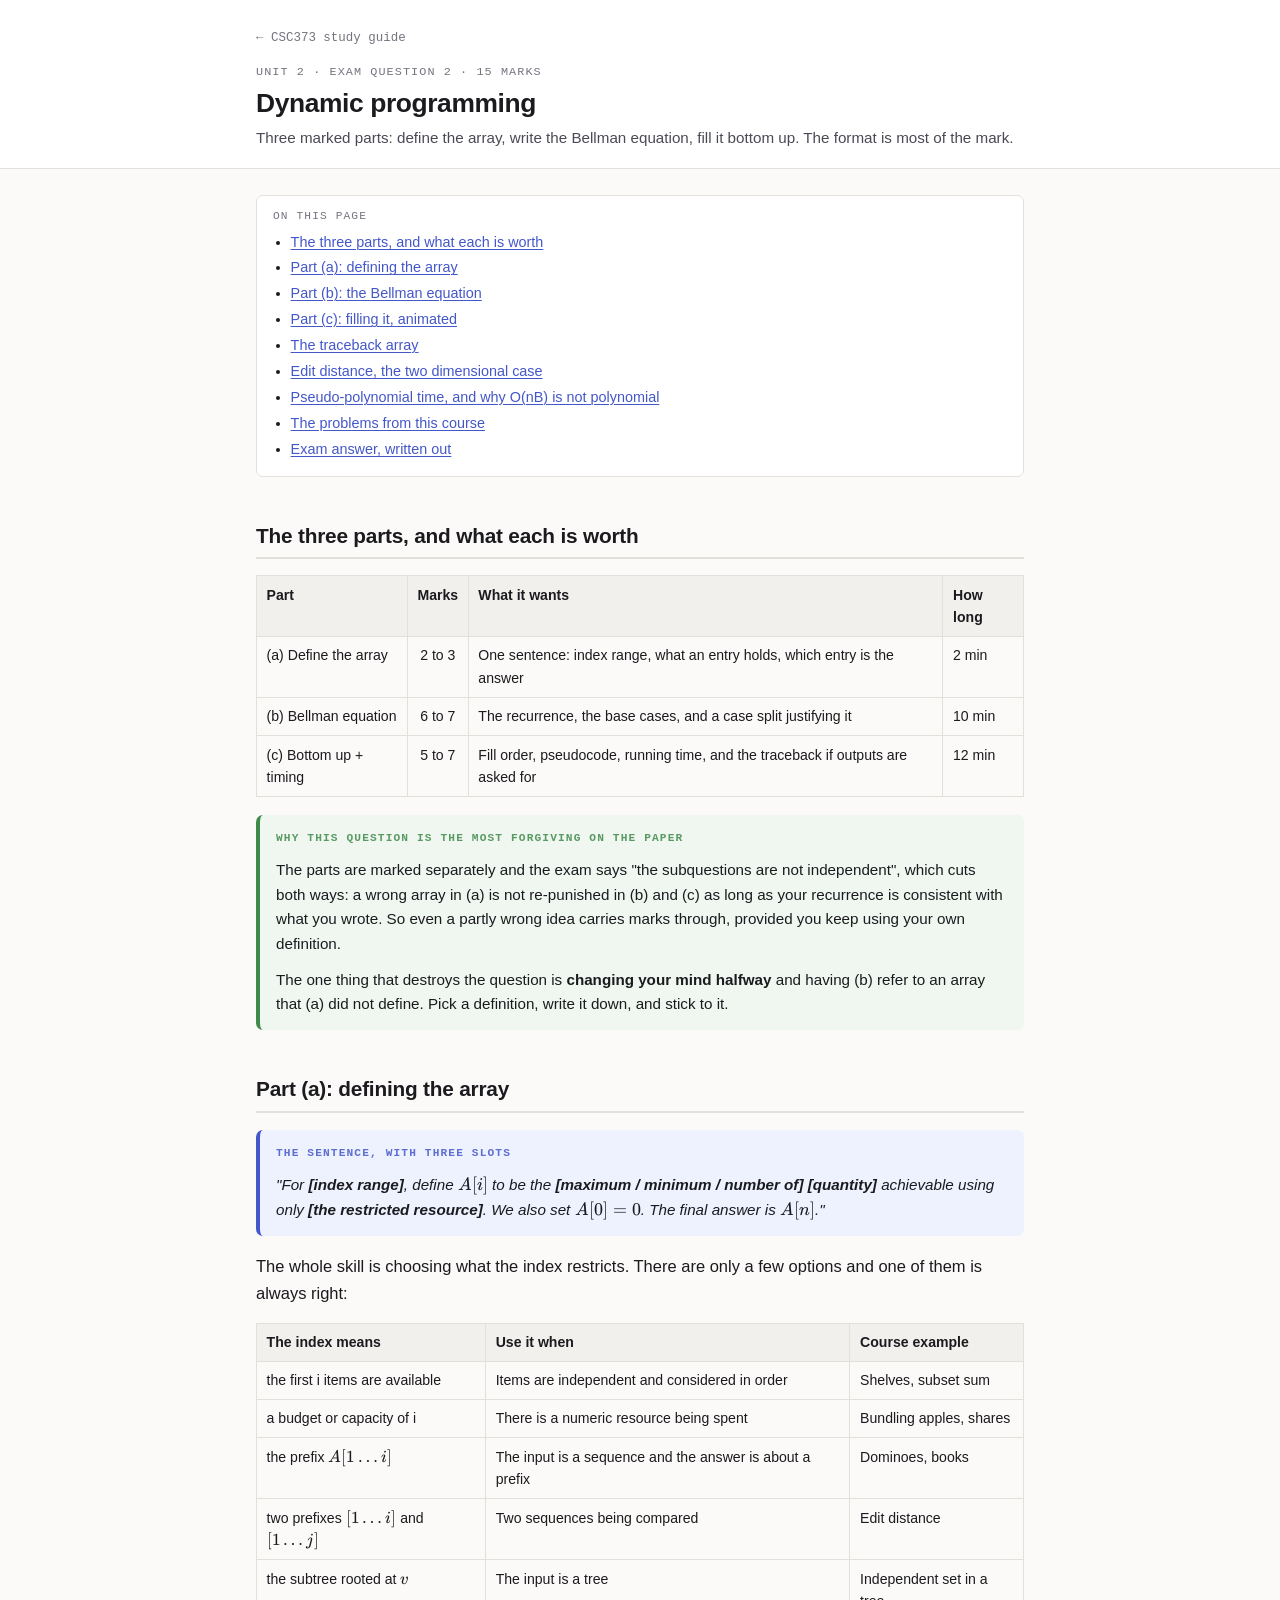
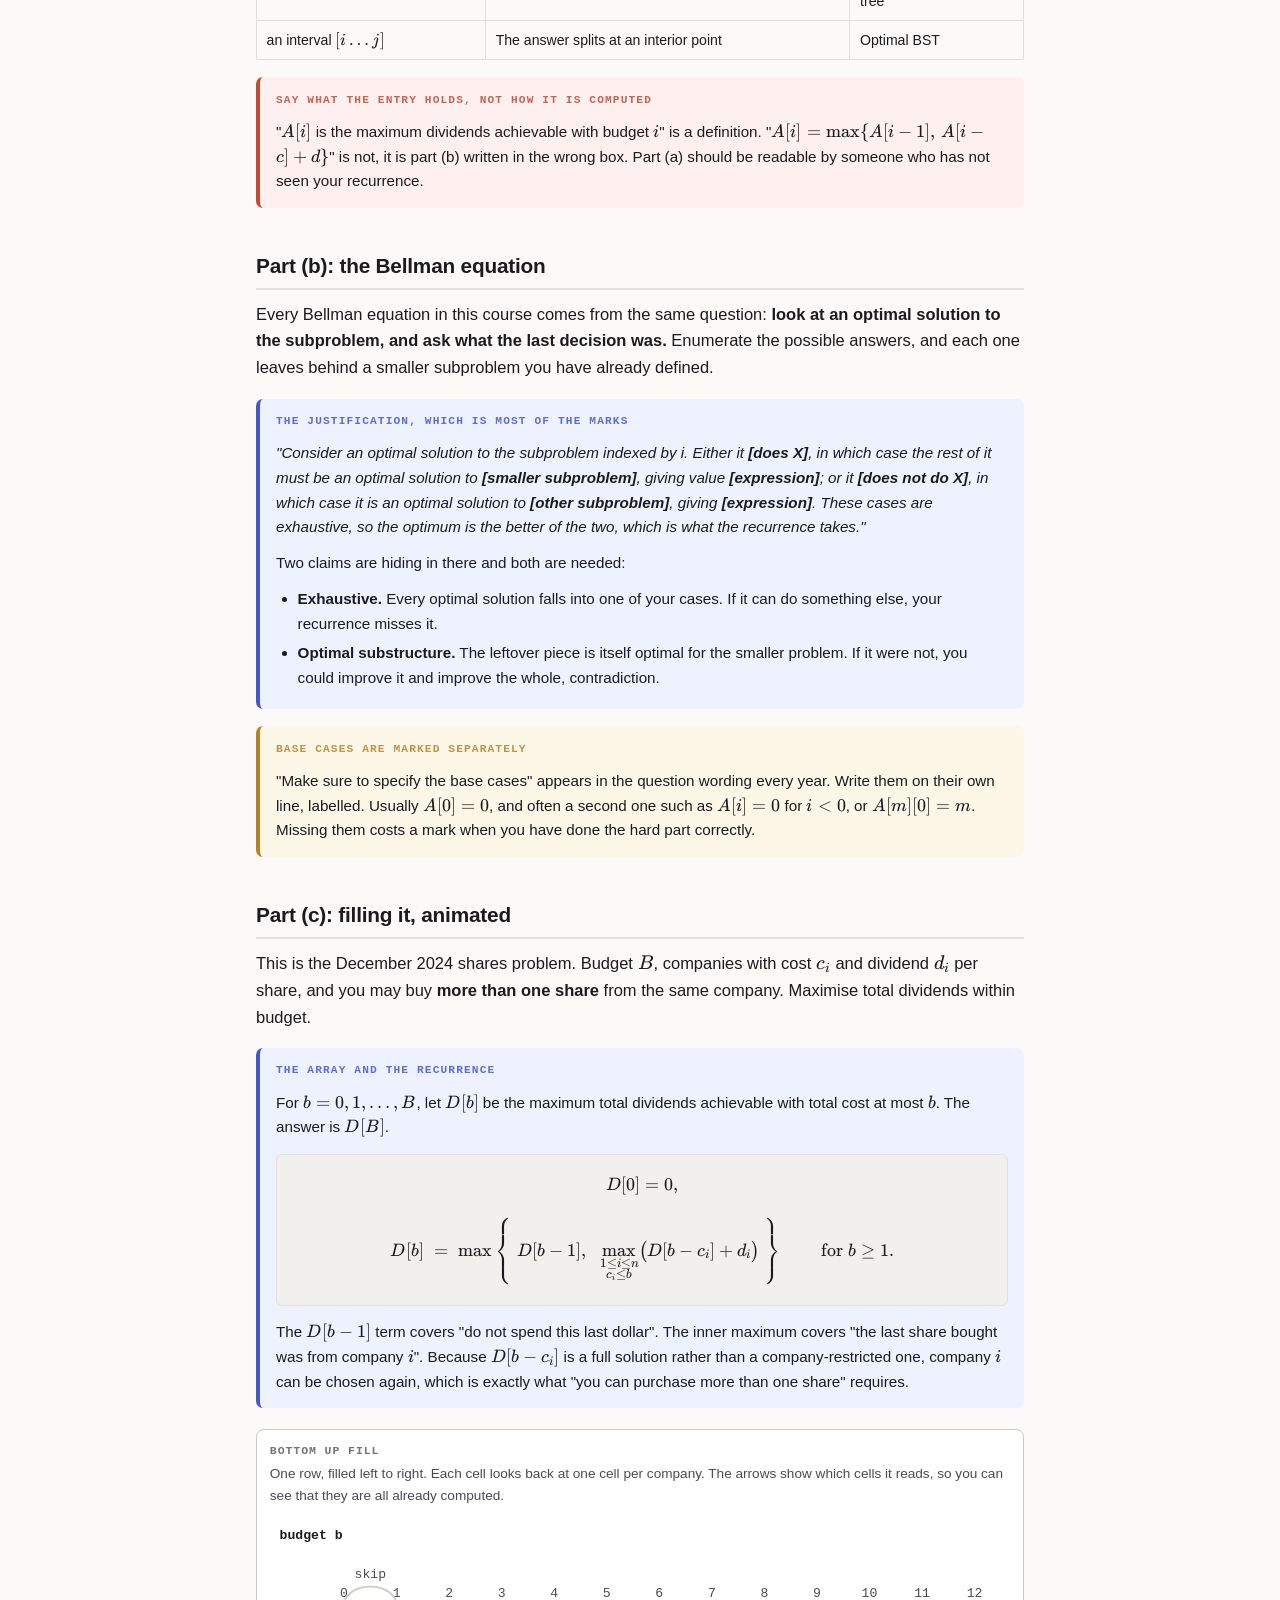
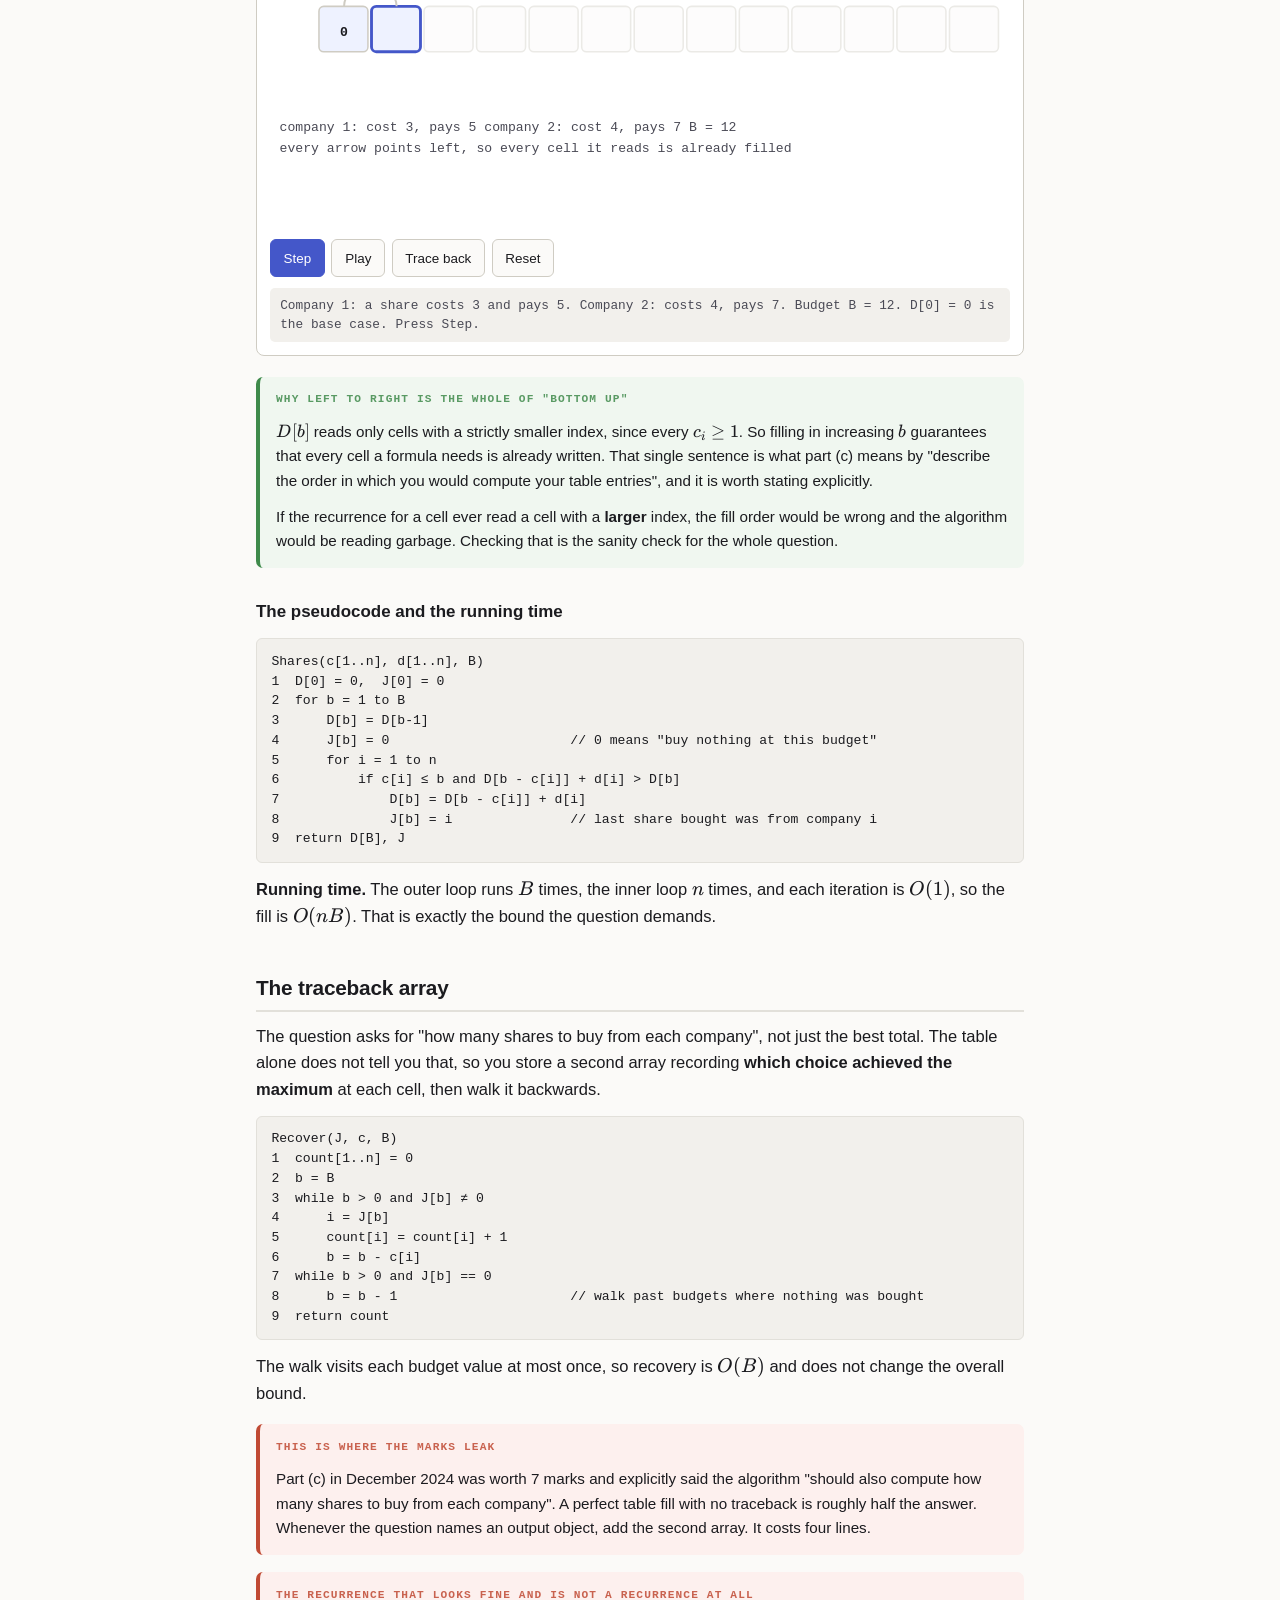
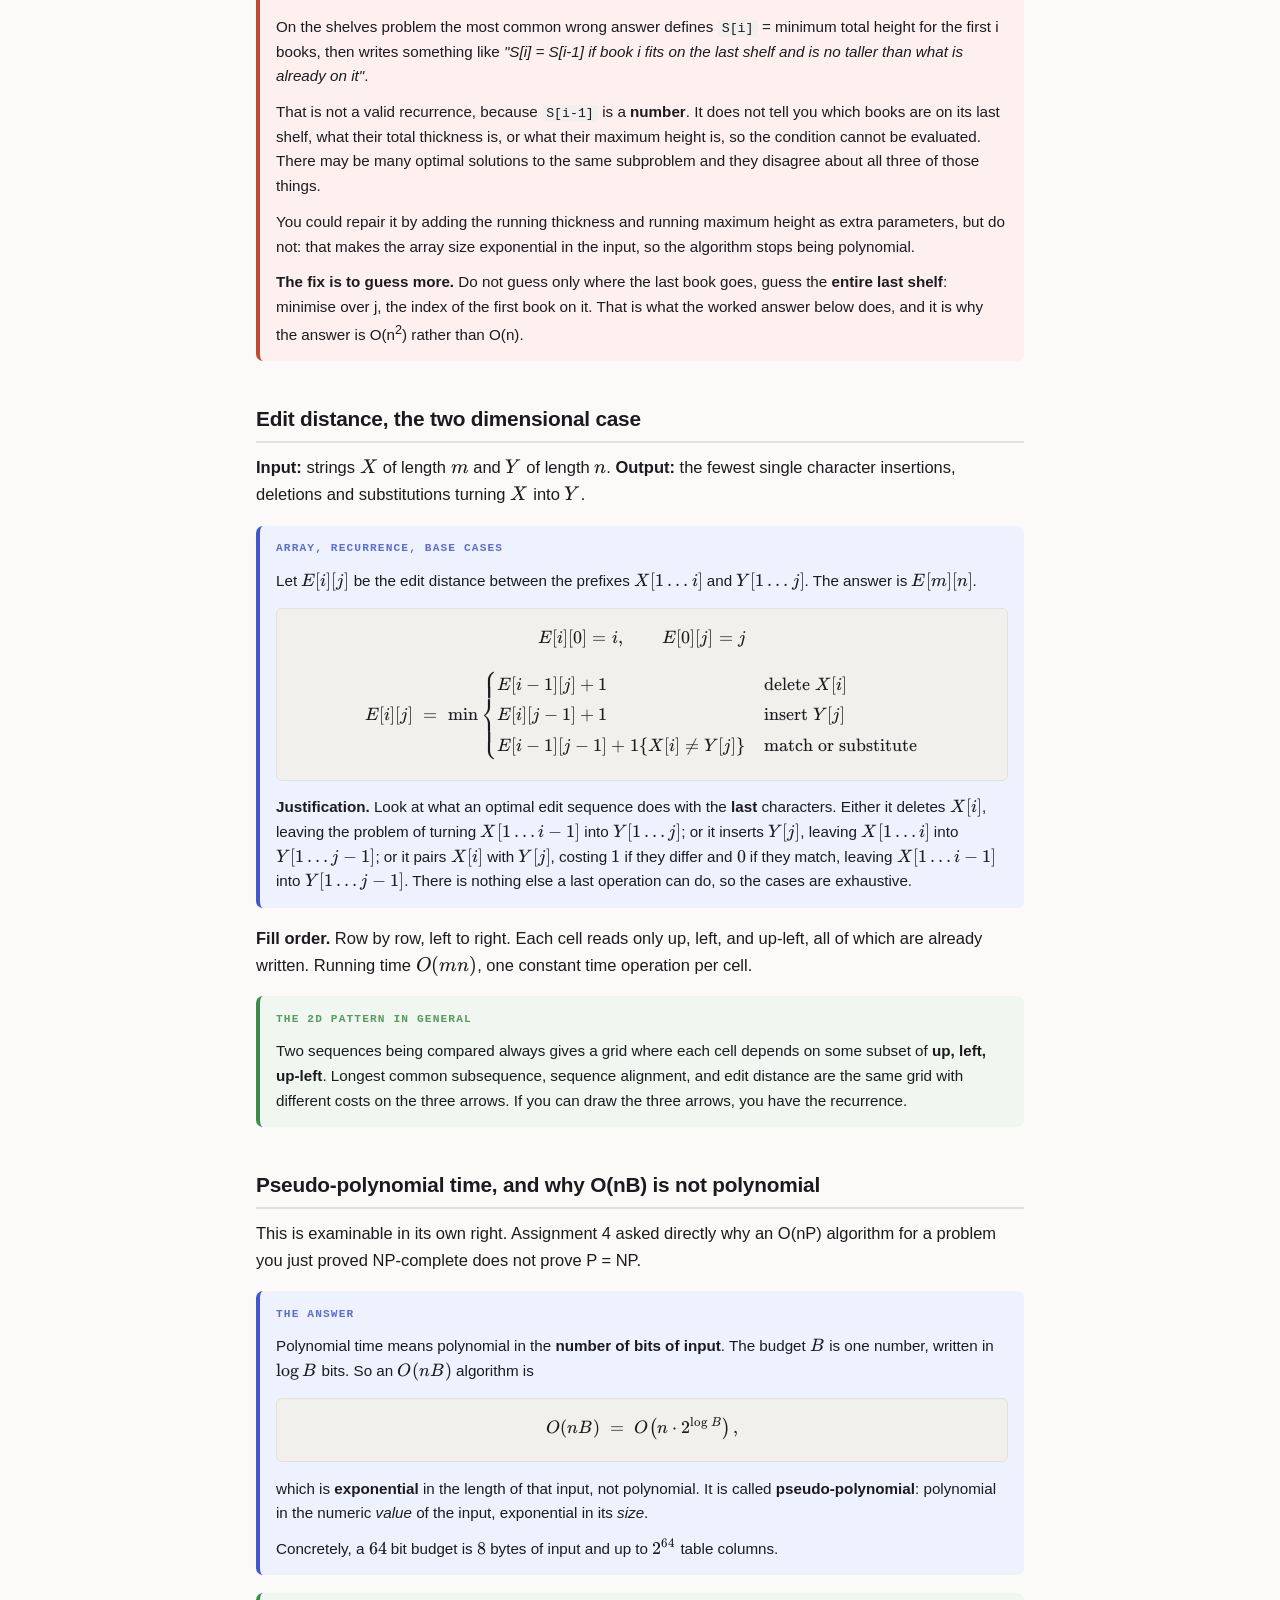
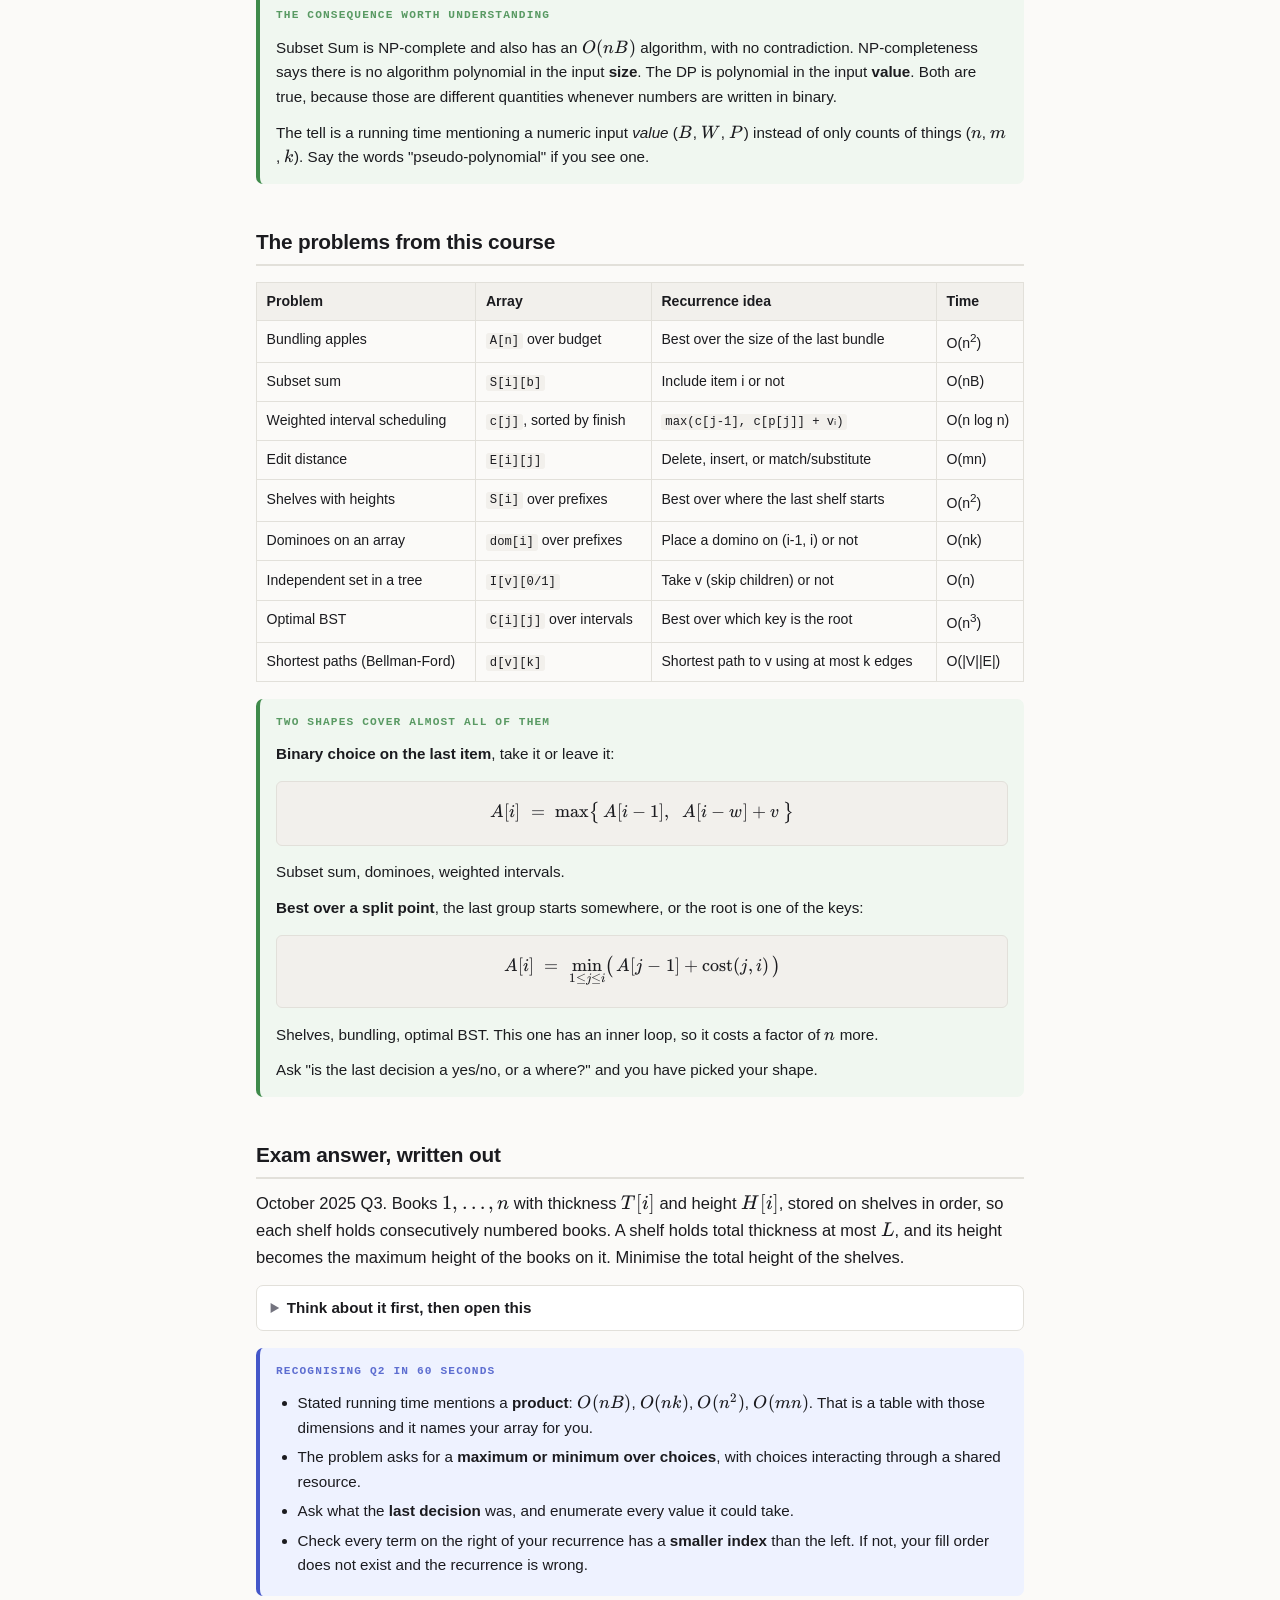
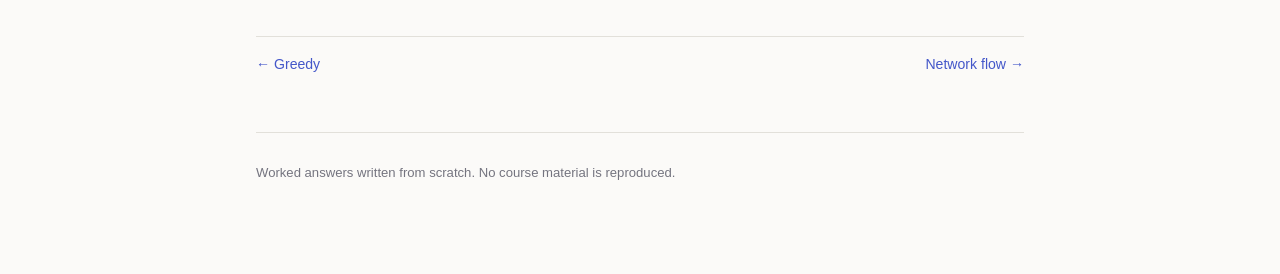
<file: dp.html>
<!doctype html>
<html lang="en">
<head>
<meta charset="utf-8">
<meta name="viewport" content="width=device-width, initial-scale=1">
<title>Dynamic Programming</title>
<link rel="stylesheet" href="style.css">
<link rel="stylesheet" href="katex/katex.min.css">
</head>
<body>

<header class="top">
  <div class="wrap">
    <a class="backlink" href="index.html">&larr; CSC373 study guide</a>
    <p class="kicker">Unit 2 &middot; Exam question 2 &middot; 15 marks</p>
    <h1>Dynamic programming</h1>
    <p class="sub">Three marked parts: define the array, write the Bellman equation, fill it bottom up. The format is most of the mark.</p>
  </div>
</header>

<div class="wrap">

<div class="toc">
  <p>On this page</p>
  <ul>
    <li><a href="#three">The three parts, and what each is worth</a></li>
    <li><a href="#array">Part (a): defining the array</a></li>
    <li><a href="#bellman">Part (b): the Bellman equation</a></li>
    <li><a href="#fill">Part (c): filling it, animated</a></li>
    <li><a href="#trace">The traceback array</a></li>
    <li><a href="#edit">Edit distance, the two dimensional case</a></li>
    <li><a href="#pseudo">Pseudo-polynomial time, and why O(nB) is not polynomial</a></li>
    <li><a href="#zoo">The problems from this course</a></li>
    <li><a href="#exam">Exam answer, written out</a></li>
  </ul>
</div>

<h2 id="three">The three parts, and what each is worth</h2>

<div class="scroll">
<table>
<thead><tr><th>Part</th><th class="num">Marks</th><th>What it wants</th><th>How long</th></tr></thead>
<tbody>
<tr><td>(a) Define the array</td><td class="num">2 to 3</td><td>One sentence: index range, what an entry holds, which entry is the answer</td><td>2 min</td></tr>
<tr><td>(b) Bellman equation</td><td class="num">6 to 7</td><td>The recurrence, the base cases, and a case split justifying it</td><td>10 min</td></tr>
<tr><td>(c) Bottom up + timing</td><td class="num">5 to 7</td><td>Fill order, pseudocode, running time, and the traceback if outputs are asked for</td><td>12 min</td></tr>
</tbody>
</table>
</div>

<div class="box why">
  <span class="label">Why this question is the most forgiving on the paper</span>
  <p>The parts are marked separately and the exam says "the subquestions are not independent", which
  cuts both ways: a wrong array in (a) is not re-punished in (b) and (c) as long as your recurrence is
  consistent with what you wrote. So even a partly wrong idea carries marks through, provided you keep
  using your own definition.</p>
  <p>The one thing that destroys the question is <b>changing your mind halfway</b> and having (b) refer
  to an array that (a) did not define. Pick a definition, write it down, and stick to it.</p>
</div>

<h2 id="array">Part (a): defining the array</h2>

<div class="box tpl">
  <span class="label">The sentence, with three slots</span>
  <p><i>"For <b>[index range]</b>, define $A[i]$ to be the <b>[maximum / minimum / number of]</b>
  <b>[quantity]</b> achievable using only <b>[the restricted resource]</b>. We also set $A[0] = 0$.
  The final answer is $A[n]$."</i></p>
</div>

<p>The whole skill is choosing what the index restricts. There are only a few options and one of them
is always right:</p>

<div class="scroll">
<table>
<thead><tr><th>The index means</th><th>Use it when</th><th>Course example</th></tr></thead>
<tbody>
<tr><td>the first i items are available</td><td>Items are independent and considered in order</td><td>Shelves, subset sum</td></tr>
<tr><td>a budget or capacity of i</td><td>There is a numeric resource being spent</td><td>Bundling apples, shares</td></tr>
<tr><td>the prefix $A[1 \ldots i]$</td><td>The input is a sequence and the answer is about a prefix</td><td>Dominoes, books</td></tr>
<tr><td>two prefixes $[1 \ldots i]$ and $[1 \ldots j]$</td><td>Two sequences being compared</td><td>Edit distance</td></tr>
<tr><td>the subtree rooted at $v$</td><td>The input is a tree</td><td>Independent set in a tree</td></tr>
<tr><td>an interval $[i \ldots j]$</td><td>The answer splits at an interior point</td><td>Optimal BST</td></tr>
</tbody>
</table>
</div>

<div class="box trap">
  <span class="label">Say what the entry holds, not how it is computed</span>
  <p>"$A[i]$ is the maximum dividends achievable with budget $i$" is a definition.
  "$A[i] = \max\{A[i-1],\, A[i-c] + d\}$" is not, it is part (b) written in the wrong box. Part (a)
  should be readable by someone who has not seen your recurrence.</p>
</div>

<h2 id="bellman">Part (b): the Bellman equation</h2>

<p>Every Bellman equation in this course comes from the same question: <b>look at an optimal solution
to the subproblem, and ask what the last decision was.</b> Enumerate the possible answers, and each one
leaves behind a smaller subproblem you have already defined.</p>

<div class="box tpl">
  <span class="label">The justification, which is most of the marks</span>
  <p><i>"Consider an optimal solution to the subproblem indexed by i. Either it <b>[does X]</b>, in which
  case the rest of it must be an optimal solution to <b>[smaller subproblem]</b>, giving value
  <b>[expression]</b>; or it <b>[does not do X]</b>, in which case it is an optimal solution to
  <b>[other subproblem]</b>, giving <b>[expression]</b>. These cases are exhaustive, so the optimum is
  the better of the two, which is what the recurrence takes."</i></p>
  <p>Two claims are hiding in there and both are needed:</p>
  <ul>
    <li><b>Exhaustive.</b> Every optimal solution falls into one of your cases. If it can do something
    else, your recurrence misses it.</li>
    <li><b>Optimal substructure.</b> The leftover piece is itself optimal for the smaller problem. If it
    were not, you could improve it and improve the whole, contradiction.</li>
  </ul>
</div>

<div class="box note">
  <span class="label">Base cases are marked separately</span>
  <p>"Make sure to specify the base cases" appears in the question wording every year. Write them on
  their own line, labelled. Usually $A[0] = 0$, and often a second one such as $A[i] = 0$ for
  $i &lt; 0$, or $A[m][0] = m$. Missing them costs a mark when you have done the hard part
  correctly.</p>
</div>

<h2 id="fill">Part (c): filling it, animated</h2>

<p>This is the December 2024 shares problem. Budget $B$, companies with cost $c_i$ and dividend
$d_i$ per share, and you may buy <b>more than one share</b> from the same company. Maximise total
dividends within budget.</p>

<div class="box tpl">
  <span class="label">The array and the recurrence</span>
  <p>For $b = 0, 1, \ldots, B$, let $D[b]$ be the maximum total dividends achievable with total cost
  at most $b$. The answer is $D[B]$.</p>

  <div class="eq">
  $$D[0] = 0,$$
  $$D[b] \;=\; \max\left\{\; D[b-1], \;\; \max_{\substack{1 \le i \le n \\ c_i \le b}}
    \bigl( D[b - c_i] + d_i \bigr) \;\right\}
    \qquad \text{for } b \ge 1 .$$
  </div>

  <p>The $D[b-1]$ term covers "do not spend this last dollar". The inner maximum covers "the last
  share bought was from company $i$". Because $D[b - c_i]$ is a full solution rather than a
  company-restricted one, company $i$ can be chosen again, which is exactly what "you can purchase
  more than one share" requires.</p>
</div>

<div class="anim">
  <h4>Bottom up fill</h4>
  <p class="cap">One row, filled left to right. Each cell looks back at one cell per company. The arrows
  show which cells it reads, so you can see that they are all already computed.</p>
  <div class="stage"><svg id="dpSvg" viewBox="0 0 620 260" role="img" aria-label="Filling the dynamic programming table left to right"></svg></div>
  <div class="ctrls">
    <button id="dpStep" class="primary">Step</button>
    <button id="dpPlay">Play</button>
    <button id="dpTrace">Trace back</button>
    <button id="dpReset">Reset</button>
  </div>
  <div class="readout" id="dpOut"></div>
</div>

<div class="box why">
  <span class="label">Why left to right is the whole of "bottom up"</span>
  <p>$D[b]$ reads only cells with a strictly smaller index, since every $c_i \ge 1$. So filling in
  increasing $b$ guarantees that every cell a formula needs is already written. That single sentence is what part (c) means by "describe the order in which
  you would compute your table entries", and it is worth stating explicitly.</p>
  <p>If the recurrence for a cell ever read a cell with a <b>larger</b> index, the fill order would be
  wrong and the algorithm would be reading garbage. Checking that is the sanity check for the whole
  question.</p>
</div>

<h3>The pseudocode and the running time</h3>

<pre><code>Shares(c[1..n], d[1..n], B)
1  D[0] = 0,  J[0] = 0
2  for b = 1 to B
3      D[b] = D[b-1]
4      J[b] = 0                       // 0 means "buy nothing at this budget"
5      for i = 1 to n
6          if c[i] &le; b and D[b - c[i]] + d[i] &gt; D[b]
7              D[b] = D[b - c[i]] + d[i]
8              J[b] = i               // last share bought was from company i
9  return D[B], J</code></pre>

<p><b>Running time.</b> The outer loop runs $B$ times, the inner loop $n$ times, and each iteration
is $O(1)$, so the fill is $O(nB)$. That is exactly the bound the question demands.</p>

<h2 id="trace">The traceback array</h2>

<p>The question asks for "how many shares to buy from each company", not just the best total. The table
alone does not tell you that, so you store a second array recording <b>which choice achieved the
maximum</b> at each cell, then walk it backwards.</p>

<pre><code>Recover(J, c, B)
1  count[1..n] = 0
2  b = B
3  while b &gt; 0 and J[b] &ne; 0
4      i = J[b]
5      count[i] = count[i] + 1
6      b = b - c[i]
7  while b &gt; 0 and J[b] == 0
8      b = b - 1                      // walk past budgets where nothing was bought
9  return count</code></pre>

<p>The walk visits each budget value at most once, so recovery is $O(B)$ and does not change the
overall bound.</p>

<div class="box trap">
  <span class="label">This is where the marks leak</span>
  <p>Part (c) in December 2024 was worth 7 marks and explicitly said the algorithm "should also compute
  how many shares to buy from each company". A perfect table fill with no traceback is roughly half the
  answer. Whenever the question names an output object, add the second array. It costs four lines.</p>
</div>

<div class="box trap">
  <span class="label">The recurrence that looks fine and is not a recurrence at all</span>
  <p>On the shelves problem the most common wrong answer defines <code>S[i]</code> = minimum total
  height for the first i books, then writes something like <i>"S[i] = S[i-1] if book i fits on the last
  shelf and is no taller than what is already on it"</i>.</p>
  <p>That is not a valid recurrence, because <code>S[i-1]</code> is a <b>number</b>. It does not tell
  you which books are on its last shelf, what their total thickness is, or what their maximum height
  is, so the condition cannot be evaluated. There may be many optimal solutions to the same subproblem
  and they disagree about all three of those things.</p>
  <p>You could repair it by adding the running thickness and running maximum height as extra
  parameters, but do not: that makes the array size exponential in the input, so the algorithm stops
  being polynomial.</p>
  <p><b>The fix is to guess more.</b> Do not guess only where the last book goes, guess the
  <b>entire last shelf</b>: minimise over j, the index of the first book on it. That is what the
  worked answer below does, and it is why the answer is O(n<sup>2</sup>) rather than O(n).</p>
</div>

<h2 id="edit">Edit distance, the two dimensional case</h2>

<p><b>Input:</b> strings $X$ of length $m$ and $Y$ of length $n$.
<b>Output:</b> the fewest single character insertions, deletions and substitutions turning $X$ into
$Y$.</p>

<div class="box tpl">
  <span class="label">Array, recurrence, base cases</span>
  <p>Let $E[i][j]$ be the edit distance between the prefixes $X[1 \ldots i]$ and $Y[1 \ldots j]$.
  The answer is $E[m][n]$.</p>

  <div class="eq">
  $$E[i][0] = i, \qquad E[0][j] = j$$
  $$E[i][j] \;=\; \min \begin{cases}
      E[i-1][j] + 1 & \text{delete } X[i] \\[2pt]
      E[i][j-1] + 1 & \text{insert } Y[j] \\[2pt]
      E[i-1][j-1] + \mathbb{1}\{X[i] \ne Y[j]\} & \text{match or substitute}
    \end{cases}$$
  </div>

  <p><b>Justification.</b> Look at what an optimal edit sequence does with the <b>last</b> characters.
  Either it deletes $X[i]$, leaving the problem of turning $X[1 \ldots i-1]$ into $Y[1 \ldots j]$; or
  it inserts $Y[j]$, leaving $X[1 \ldots i]$ into $Y[1 \ldots j-1]$; or it pairs $X[i]$ with $Y[j]$,
  costing $1$ if they differ and $0$ if they match, leaving $X[1 \ldots i-1]$ into $Y[1 \ldots j-1]$.
  There is nothing else a last operation can do, so the cases are exhaustive.</p>
</div>

<p><b>Fill order.</b> Row by row, left to right. Each cell reads only up, left, and up-left, all of
which are already written. Running time $O(mn)$, one constant time operation per cell.</p>

<div class="box why">
  <span class="label">The 2D pattern in general</span>
  <p>Two sequences being compared always gives a grid where each cell depends on some subset of
  <b>up, left, up-left</b>. Longest common subsequence, sequence alignment, and edit distance are the
  same grid with different costs on the three arrows. If you can draw the three arrows, you have the
  recurrence.</p>
</div>

<h2 id="pseudo">Pseudo-polynomial time, and why O(nB) is not polynomial</h2>

<p>This is examinable in its own right. Assignment 4 asked directly why an O(nP) algorithm for a
problem you just proved NP-complete does not prove P = NP.</p>

<div class="box tpl">
  <span class="label">The answer</span>
  <p>Polynomial time means polynomial in the <b>number of bits of input</b>. The budget $B$ is one
  number, written in $\log B$ bits. So an $O(nB)$ algorithm is</p>
  <div class="eq">
  $$O(nB) \;=\; O\!\left(n \cdot 2^{\log B}\right),$$
  </div>
  <p>which is <b>exponential</b> in the length of that input, not polynomial. It is called
  <b>pseudo-polynomial</b>: polynomial in the numeric <i>value</i> of the input, exponential in its
  <i>size</i>.</p>
  <p>Concretely, a $64$ bit budget is $8$ bytes of input and up to $2^{64}$ table columns.</p>
</div>

<div class="box why">
  <span class="label">The consequence worth understanding</span>
  <p>Subset Sum is NP-complete and also has an $O(nB)$ algorithm, with no contradiction. NP-completeness
  says there is no algorithm polynomial in the input <b>size</b>. The DP is polynomial in the input
  <b>value</b>. Both are true, because those are different quantities whenever numbers are written in
  binary.</p>
  <p>The tell is a running time mentioning a numeric input <i>value</i> ($B$, $W$, $P$) instead of
  only counts of things ($n$, $m$, $k$). Say the words "pseudo-polynomial" if you see one.</p>
</div>

<h2 id="zoo">The problems from this course</h2>

<div class="scroll">
<table>
<thead><tr><th>Problem</th><th>Array</th><th>Recurrence idea</th><th>Time</th></tr></thead>
<tbody>
<tr><td>Bundling apples</td><td><code>A[n]</code> over budget</td><td>Best over the size of the last bundle</td><td>O(n<sup>2</sup>)</td></tr>
<tr><td>Subset sum</td><td><code>S[i][b]</code></td><td>Include item i or not</td><td>O(nB)</td></tr>
<tr><td>Weighted interval scheduling</td><td><code>c[j]</code>, sorted by finish</td><td><code>max(c[j-1], c[p[j]] + v&#7522;)</code></td><td>O(n log n)</td></tr>
<tr><td>Edit distance</td><td><code>E[i][j]</code></td><td>Delete, insert, or match/substitute</td><td>O(mn)</td></tr>
<tr><td>Shelves with heights</td><td><code>S[i]</code> over prefixes</td><td>Best over where the last shelf starts</td><td>O(n<sup>2</sup>)</td></tr>
<tr><td>Dominoes on an array</td><td><code>dom[i]</code> over prefixes</td><td>Place a domino on (i-1, i) or not</td><td>O(nk)</td></tr>
<tr><td>Independent set in a tree</td><td><code>I[v][0/1]</code></td><td>Take v (skip children) or not</td><td>O(n)</td></tr>
<tr><td>Optimal BST</td><td><code>C[i][j]</code> over intervals</td><td>Best over which key is the root</td><td>O(n<sup>3</sup>)</td></tr>
<tr><td>Shortest paths (Bellman-Ford)</td><td><code>d[v][k]</code></td><td>Shortest path to v using at most k edges</td><td>O(|V||E|)</td></tr>
</tbody>
</table>
</div>

<div class="box why">
  <span class="label">Two shapes cover almost all of them</span>
  <p><b>Binary choice on the last item</b>, take it or leave it:</p>
  <div class="eq">
  $$A[i] \;=\; \max\bigl\{\, A[i-1], \;\; A[i-w] + v \,\bigr\}$$
  </div>
  <p>Subset sum, dominoes, weighted intervals.</p>
  <p><b>Best over a split point</b>, the last group starts somewhere, or the root is one of the keys:</p>
  <div class="eq">
  $$A[i] \;=\; \min_{1 \le j \le i} \bigl(\, A[j-1] + \operatorname{cost}(j, i) \,\bigr)$$
  </div>
  <p>Shelves, bundling, optimal BST. This one has an inner loop, so it costs a factor of $n$ more.</p>
  <p>Ask "is the last decision a yes/no, or a where?" and you have picked your shape.</p>
</div>

<h2 id="exam">Exam answer, written out</h2>

<p>October 2025 Q3. Books $1, \ldots, n$ with thickness $T[i]$ and height $H[i]$, stored on shelves
in order, so each shelf holds consecutively numbered books. A shelf holds total thickness at most $L$,
and its height becomes the maximum height of the books on it. Minimise the total height of the
shelves.</p>

<details>
<summary>Think about it first, then open this</summary>

<p><b>(a) The array.</b> For $i = 0, 1, \ldots, n$, let $S[i]$ be the minimum total shelf height
needed to store books $1, \ldots, i$. Base case $S[0] = 0$. The answer is $S[n]$.</p>

<p><b>(b) The Bellman equation.</b></p>

<div class="eq">
$$S[0] = 0$$
$$S[i] \;=\; \min_{\substack{1 \le j \le i \\[2pt] \sum_{k=j}^{i} T[k] \;\le\; L}}
  \left(\, S[j-1] \;+\; \max_{j \le k \le i} H[k] \,\right)$$
</div>

<p><i>Justification.</i> In an optimal arrangement of books $1, \ldots, i$, the last shelf holds
some block of consecutive books $j, j+1, \ldots, i$. That shelf's height is $\max_{j \le k \le i} H[k]$,
and it is legal exactly when $\sum_{k=j}^{i} T[k] \le L$. Whatever is left, books $1, \ldots, j-1$,
must itself be arranged at minimum total height, because if it were not we could replace it with a
better arrangement and lower the total, contradicting optimality. So the cost is
$S[j-1] + \max_{j \le k \le i} H[k]$. The value of $j$ is not known, but it must be one of
$1, \ldots, i$, so taking the minimum over all feasible $j$ is exhaustive and correct.</p>

<p><b>(c) Bottom up.</b> Compute in the order <code>i = 1, 2, ..., n</code>. For each i, run the inner
loop <code>j = i</code> down to 1, accumulating the running thickness and running max height so both are
available in O(1) per step.</p>

<pre><code>DP-TotalHeight(T, H, L)
1  S[0] = 0
2  for i = 1 to n
3      S[i] = &infin;
4      thick = 0
5      maxh = -&infin;
6      for j = i downto 1
7          thick = thick + T[j]
8          maxh = max(maxh, H[j])
9          if thick &gt; L
10             break                          // no smaller j can fit either
11         if S[j-1] + maxh &lt; S[i]
12             S[i] = S[j-1] + maxh
13             J[i] = j                       // first book on the last shelf
14 return S[n], J</code></pre>

<p><i>Why descending $j$.</i> Going down from $i$, adding one book at a time, lets both the
thickness sum and the height maximum be updated in constant time. Going up would need a fresh scan for
each $j$ and cost a factor of $n$ more.</p>

<p><b>Running time.</b> Two nested loops of at most $n$ iterations each, constant work inside, so
$O(n^{2})$.</p>

<p><b>(d) Recovering the shelves.</b> <code>J[i]</code> stores the j that achieved the minimum for
<code>S[i]</code>, that is, the first book on the last shelf of the optimal arrangement of
<code>1..i</code>. Walk it backwards:</p>

<pre><code>1  t = n
2  while t &ge; 1
3      s = J[t]
4      output shelf holding books s, s+1, ..., t
5      t = s - 1</code></pre>

<p>This outputs the shelves right to left, so reverse the list if order matters. Each iteration
consumes at least one book, so it is $O(n)$.</p>

<div class="box why">
  <span class="label">The move to notice</span>
  <p>The last shelf is a <b>contiguous block ending at $i$</b>, and you do not know where it starts,
  so you minimise over the start point. That is the "best over a split" shape, and it is why this is
  $O(n^{2})$ rather than $O(n)$. The greedy version of this problem is O(n), and the thing that broke
  greedy is the height: cramming one more book onto a shelf can raise that shelf's height by more than
  it saves later.</p>
</div>
</details>

<div class="box tpl">
  <span class="label">Recognising Q2 in 60 seconds</span>
  <ul>
    <li>Stated running time mentions a <b>product</b>: $O(nB)$, $O(nk)$, $O(n^{2})$, $O(mn)$. That is
    a table with those dimensions and it names your array for you.</li>
    <li>The problem asks for a <b>maximum or minimum over choices</b>, with choices interacting through
    a shared resource.</li>
    <li>Ask what the <b>last decision</b> was, and enumerate every value it could take.</li>
    <li>Check every term on the right of your recurrence has a <b>smaller index</b> than the left. If not,
    your fill order does not exist and the recurrence is wrong.</li>
  </ul>
</div>

<div class="pagenav">
  <a href="greedy.html">&larr; Greedy</a>
  <a href="flow.html">Network flow &rarr;</a>
</div>

<footer class="bot">
  <p>Worked answers written from scratch. No course material is reproduced.</p>
</footer>

</div>

<script>
(function () {
  var svg = document.getElementById('dpSvg');
  if (!svg) return;
  var NS = 'http://www.w3.org/2000/svg';
  function el(n, a) { var e = document.createElementNS(NS, n); for (var k in a) e.setAttribute(k, a[k]); return e; }

  var C = [3, 4], D = [5, 7], B = 12;   // two companies: cost 3 pays 5, cost 4 pays 7
  var Dv, J, b, log, done, tracing, traceCells, timer = null;
  var out = document.getElementById('dpOut');

  function reset() {
    Dv = new Array(B + 1).fill(null);
    J = new Array(B + 1).fill(0);
    Dv[0] = 0; b = 1; done = false; tracing = false; traceCells = [];
    log = 'Company 1: a share costs 3 and pays 5. Company 2: costs 4, pays 7. Budget B = 12. ' +
          'D[0] = 0 is the base case. Press Step.';
    draw();
  }

  function step() {
    if (done || tracing) return;
    if (b > B) {
      done = true;
      log = '<b>Table complete. D[12] = ' + Dv[B] + '.</b> ' +
            'Filled B = 12 cells, each doing n = 2 comparisons, so O(nB). ' +
            'Press Trace back to recover which shares to buy.';
      draw(); return;
    }
    var best = Dv[b - 1], from = 0, why = 'spend nothing more at budget ' + b + ', so carry D[' + (b - 1) + '] = ' + Dv[b - 1];
    for (var i = 0; i < C.length; i++) {
      if (C[i] <= b) {
        var v = Dv[b - C[i]] + D[i];
        if (v > best) {
          best = v; from = i + 1;
          why = 'buy from company ' + (i + 1) + ': D[' + (b - C[i]) + '] + ' + D[i] + ' = ' + Dv[b - C[i]] + ' + ' + D[i] + ' = ' + v;
        }
      }
    }
    Dv[b] = best; J[b] = from;
    log = '<b>D[' + b + '] = ' + best + '</b>. Best option is to ' + why + '. ' +
          (from === 0 ? '' : 'Record J[' + b + '] = ' + from + ' so the traceback knows the last share came from company ' + from + '.');
    b++;
    draw();
  }

  function trace() {
    if (Dv[B] === null) return;
    tracing = true;
    traceCells = [];
    var t = B, counts = [0, 0];
    var guard = 0;
    while (t > 0 && guard++ < 100) {
      if (J[t] === 0) { t--; continue; }
      traceCells.push(t);
      counts[J[t] - 1]++;
      t -= C[J[t] - 1];
    }
    traceCells.push(0);
    log = '<b>Traceback.</b> Follow J backwards from B = 12. Buy <b>' + counts[0] +
          '</b> share(s) from company 1 and <b>' + counts[1] + '</b> from company 2. Cost = ' +
          (counts[0] * C[0] + counts[1] * C[1]) + ' &le; 12, dividends = ' + Dv[B] +
          '. The table alone never told you this, only the J array did.';
    draw();
  }

  function draw() {
    while (svg.firstChild) svg.removeChild(svg.firstChild);
    var X0 = 40, CW = 44, Y = 74, H = 38;

    var t0 = el('text', { x: 8, y: 18, class: 'svg-lbl-b' });
    t0.textContent = 'budget b';
    svg.appendChild(t0);

    for (var i = 0; i <= B; i++) {
      var x = X0 + i * CW;
      var lb = el('text', { x: x + CW / 2, y: Y - 8, class: 'svg-lbl', 'text-anchor': 'middle' });
      lb.textContent = i;
      svg.appendChild(lb);

      var isCur = i === b && !done && !tracing;
      var inTrace = tracing && traceCells.indexOf(i) >= 0;
      svg.appendChild(el('rect', {
        x: x + 1, y: Y, width: CW - 3, height: H, rx: 4,
        fill: inTrace ? 'var(--gr)' : (isCur ? 'var(--tpl-bg)' : (Dv[i] === null ? 'var(--bg)' : 'var(--tpl-bg)')),
        opacity: Dv[i] === null && !isCur ? .4 : (inTrace ? .85 : 1),
        stroke: isCur ? 'var(--tpl-line)' : (inTrace ? 'var(--gr)' : 'var(--line2)'),
        'stroke-width': isCur || inTrace ? 2.4 : 1.3
      }));
      var vt = el('text', {
        x: x + CW / 2, y: Y + 25, 'text-anchor': 'middle',
        class: 'svg-lbl-b', fill: inTrace ? '#fff' : 'var(--ink)'
      });
      vt.textContent = Dv[i] === null ? '' : Dv[i];
      svg.appendChild(vt);

      if (Dv[i] !== null && J[i] > 0) {
        var jt = el('text', { x: x + CW / 2, y: Y + H + 14, 'text-anchor': 'middle', class: 'svg-lbl' });
        jt.textContent = 'J=' + J[i];
        svg.appendChild(jt);
      }
    }

    // dependency arrows for the cell being computed
    if (!done && !tracing && b <= B) {
      var xc = X0 + b * CW + CW / 2;
      var deps = [{ off: 1, lbl: 'skip' }];
      for (var k = 0; k < C.length; k++) if (C[k] <= b) deps.push({ off: C[k], lbl: 'co ' + (k + 1) });
      deps.forEach(function (d, idx) {
        var xs = X0 + (b - d.off) * CW + CW / 2;
        var lift = 22 + idx * 16;
        svg.appendChild(el('path', {
          d: 'M ' + xs + ' ' + Y + ' C ' + xs + ' ' + (Y - lift) + ', ' + xc + ' ' + (Y - lift) + ', ' + xc + ' ' + Y,
          fill: 'none', stroke: idx === 0 ? 'var(--line2)' : 'var(--tpl-line)', 'stroke-width': 1.6
        }));
        var mt = el('text', { x: (xs + xc) / 2, y: Y - lift - 2, class: 'svg-lbl', 'text-anchor': 'middle' });
        mt.textContent = d.lbl;
        svg.appendChild(mt);
      });
    }

    var note = el('text', { x: 8, y: 178, class: 'svg-lbl' });
    note.textContent = 'company 1: cost 3, pays 5     company 2: cost 4, pays 7     B = 12';
    svg.appendChild(note);
    var note2 = el('text', { x: 8, y: 196, class: 'svg-lbl' });
    note2.textContent = 'every arrow points left, so every cell it reads is already filled';
    svg.appendChild(note2);

    out.innerHTML = log;
  }

  document.getElementById('dpStep').addEventListener('click', function () {
    if (timer) { clearInterval(timer); timer = null; document.getElementById('dpPlay').textContent = 'Play'; }
    step();
  });
  document.getElementById('dpPlay').addEventListener('click', function () {
    var self = this;
    if (timer) { clearInterval(timer); timer = null; self.textContent = 'Play'; return; }
    self.textContent = 'Pause';
    timer = setInterval(function () {
      if (done || tracing) { clearInterval(timer); timer = null; self.textContent = 'Play'; return; }
      step();
    }, 900);
  });
  document.getElementById('dpTrace').addEventListener('click', function () {
    if (timer) { clearInterval(timer); timer = null; document.getElementById('dpPlay').textContent = 'Play'; }
    while (b <= B) { step(); }
    done = true;
    trace();
  });
  document.getElementById('dpReset').addEventListener('click', function () {
    if (timer) { clearInterval(timer); timer = null; document.getElementById('dpPlay').textContent = 'Play'; }
    reset();
  });

  reset();
})();
</script>

<script defer src="katex/katex.min.js"></script>
<script defer src="katex/auto-render.min.js"></script>
<script>
// Render math after the DOM is up. Deferred scripts run before DOMContentLoaded,
// so katex and renderMathInElement are both defined by the time this fires.
document.addEventListener('DOMContentLoaded', function () {
  renderMathInElement(document.body, {
    delimiters: [
      { left: '$$', right: '$$', display: true },
      { left: '$',  right: '$',  display: false }
    ],
    // pseudocode stays monospace, it is code and not maths
    ignoredTags: ['script', 'noscript', 'style', 'textarea', 'pre', 'code', 'option'],
    throwOnError: false
  });
});
</script>
</body>
</html>
</file>
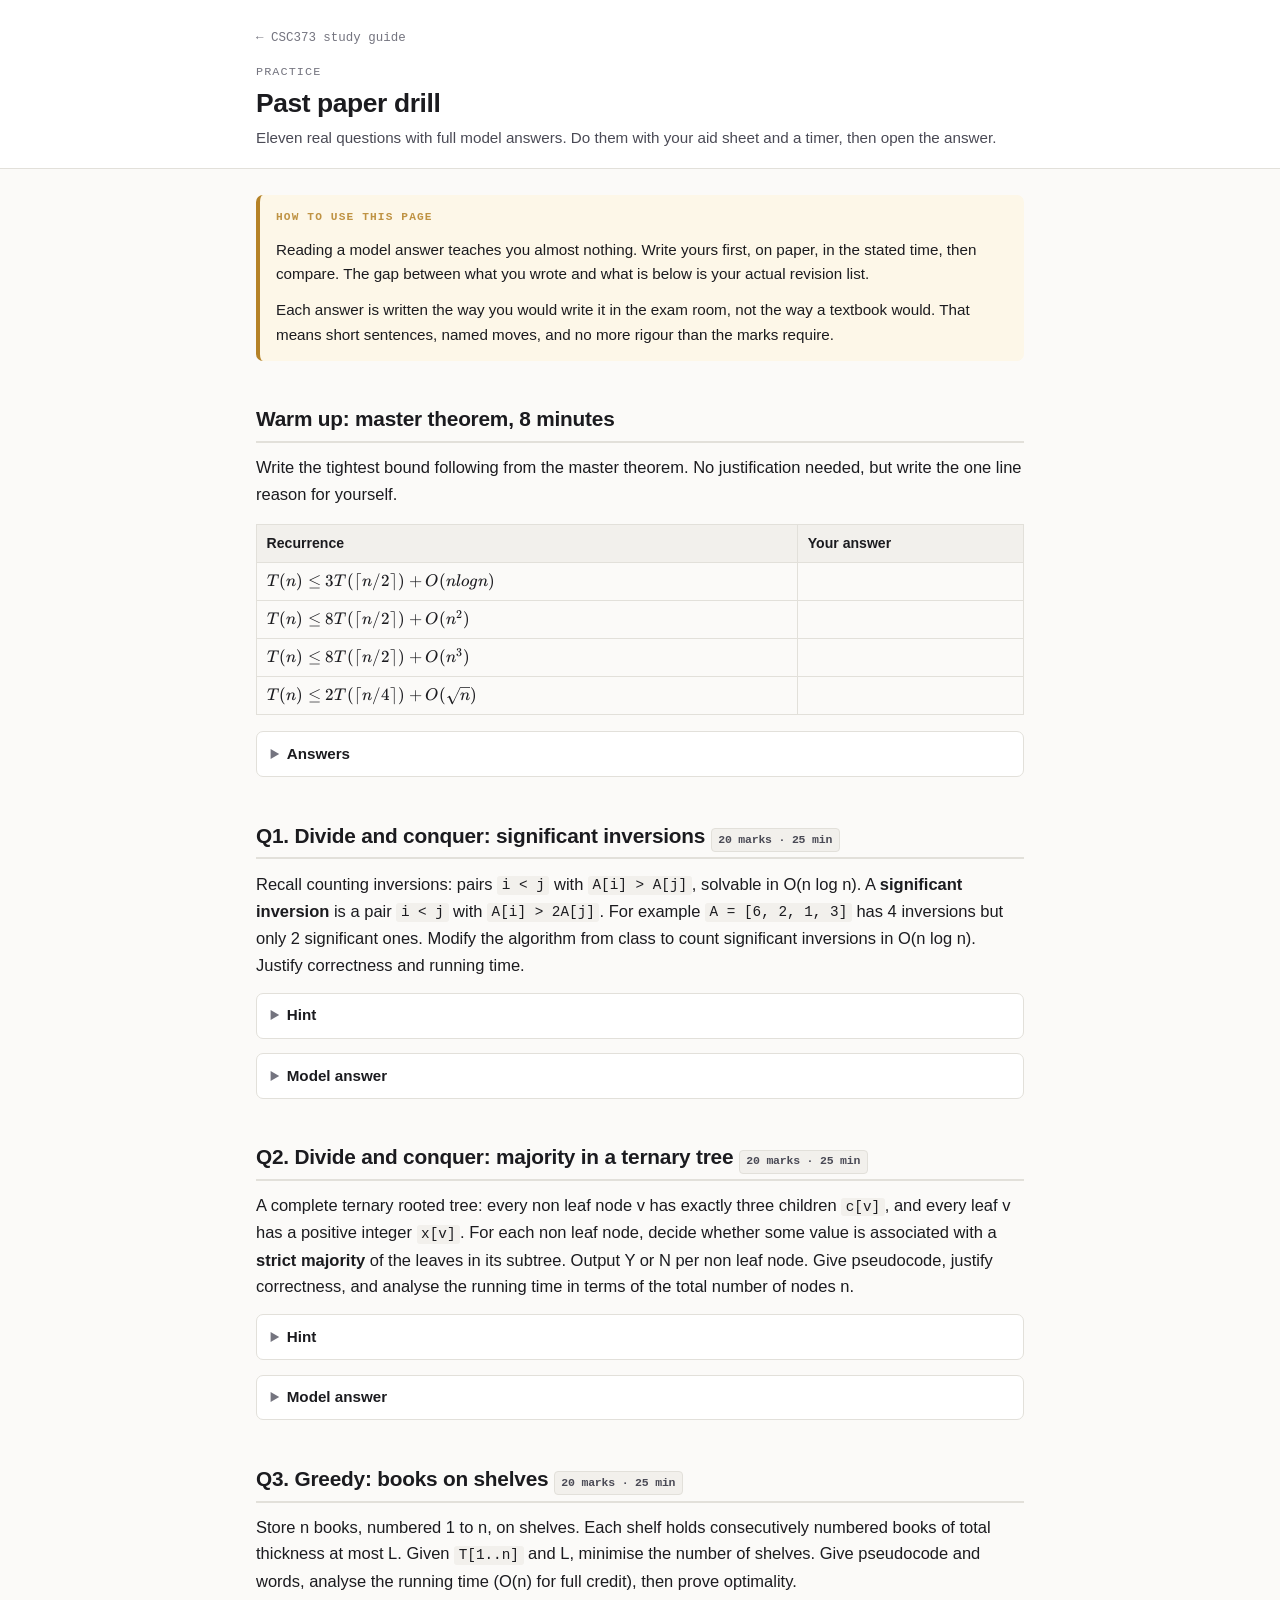
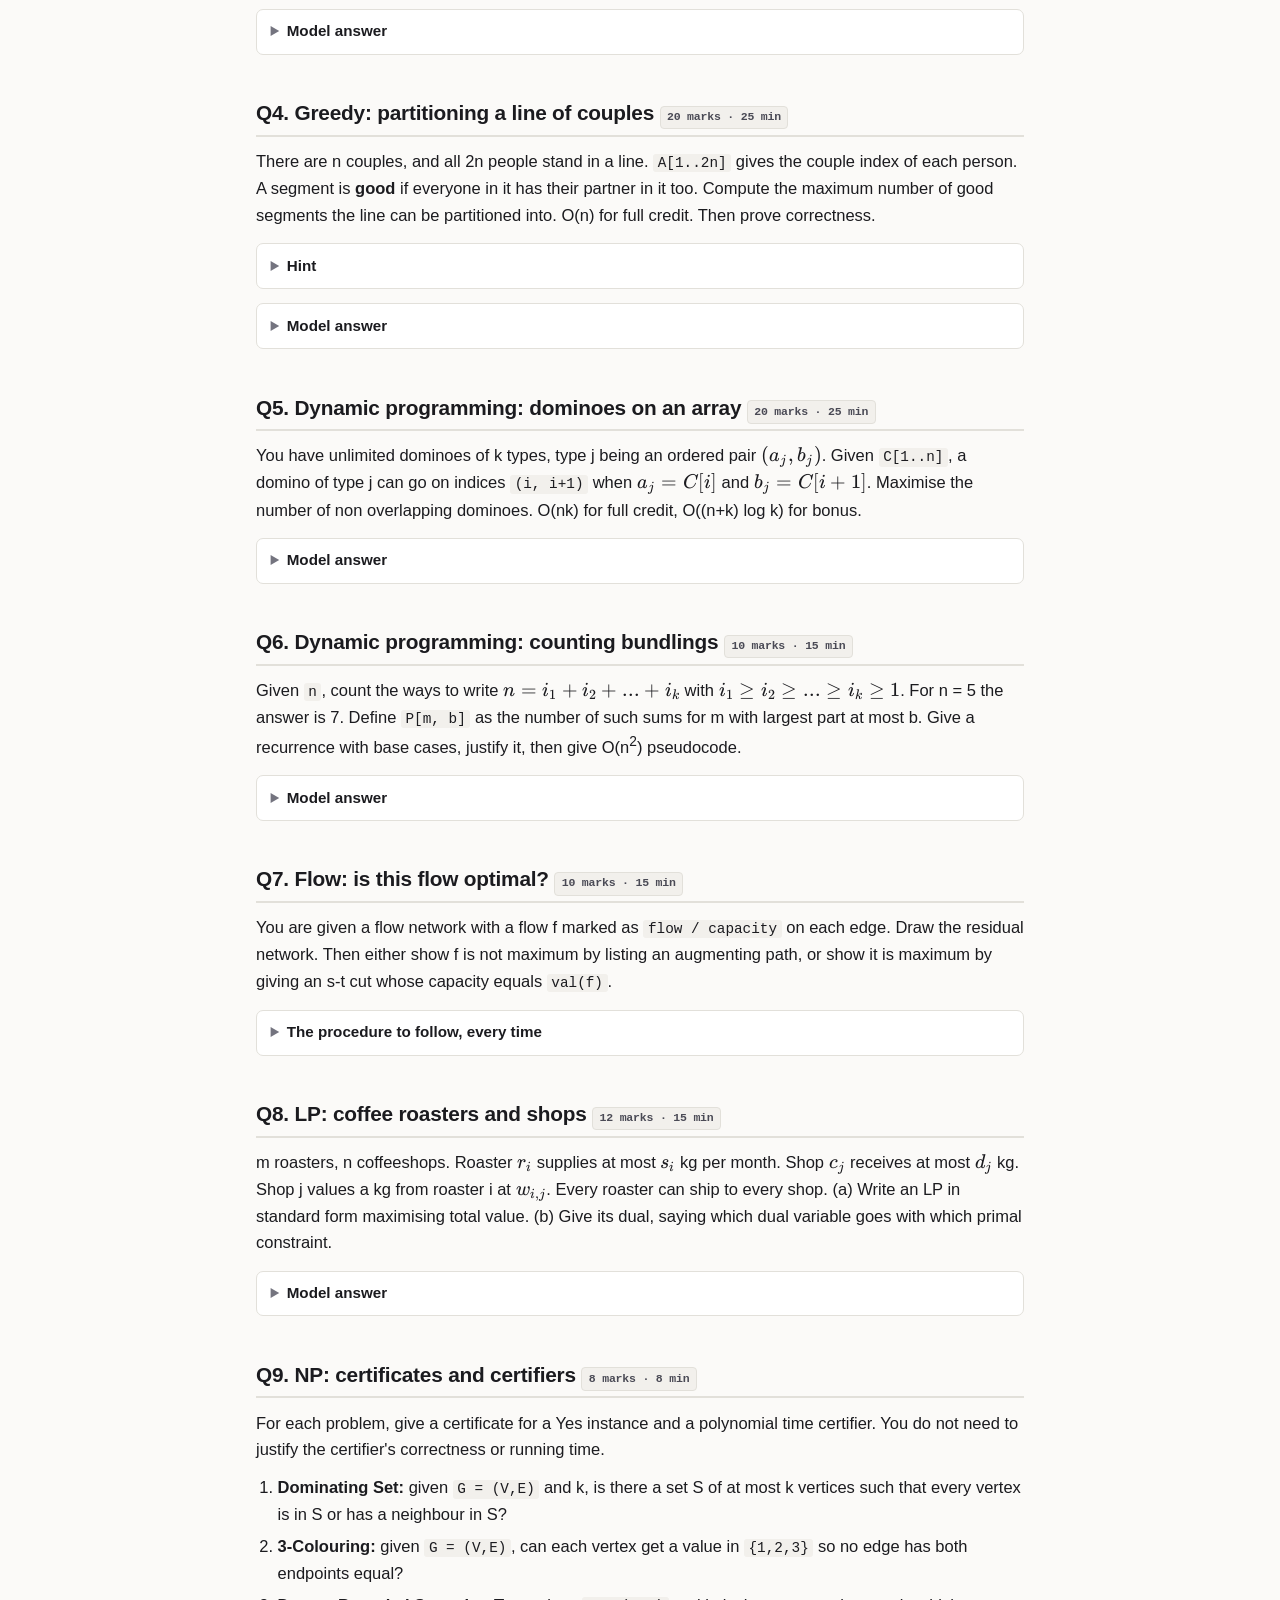
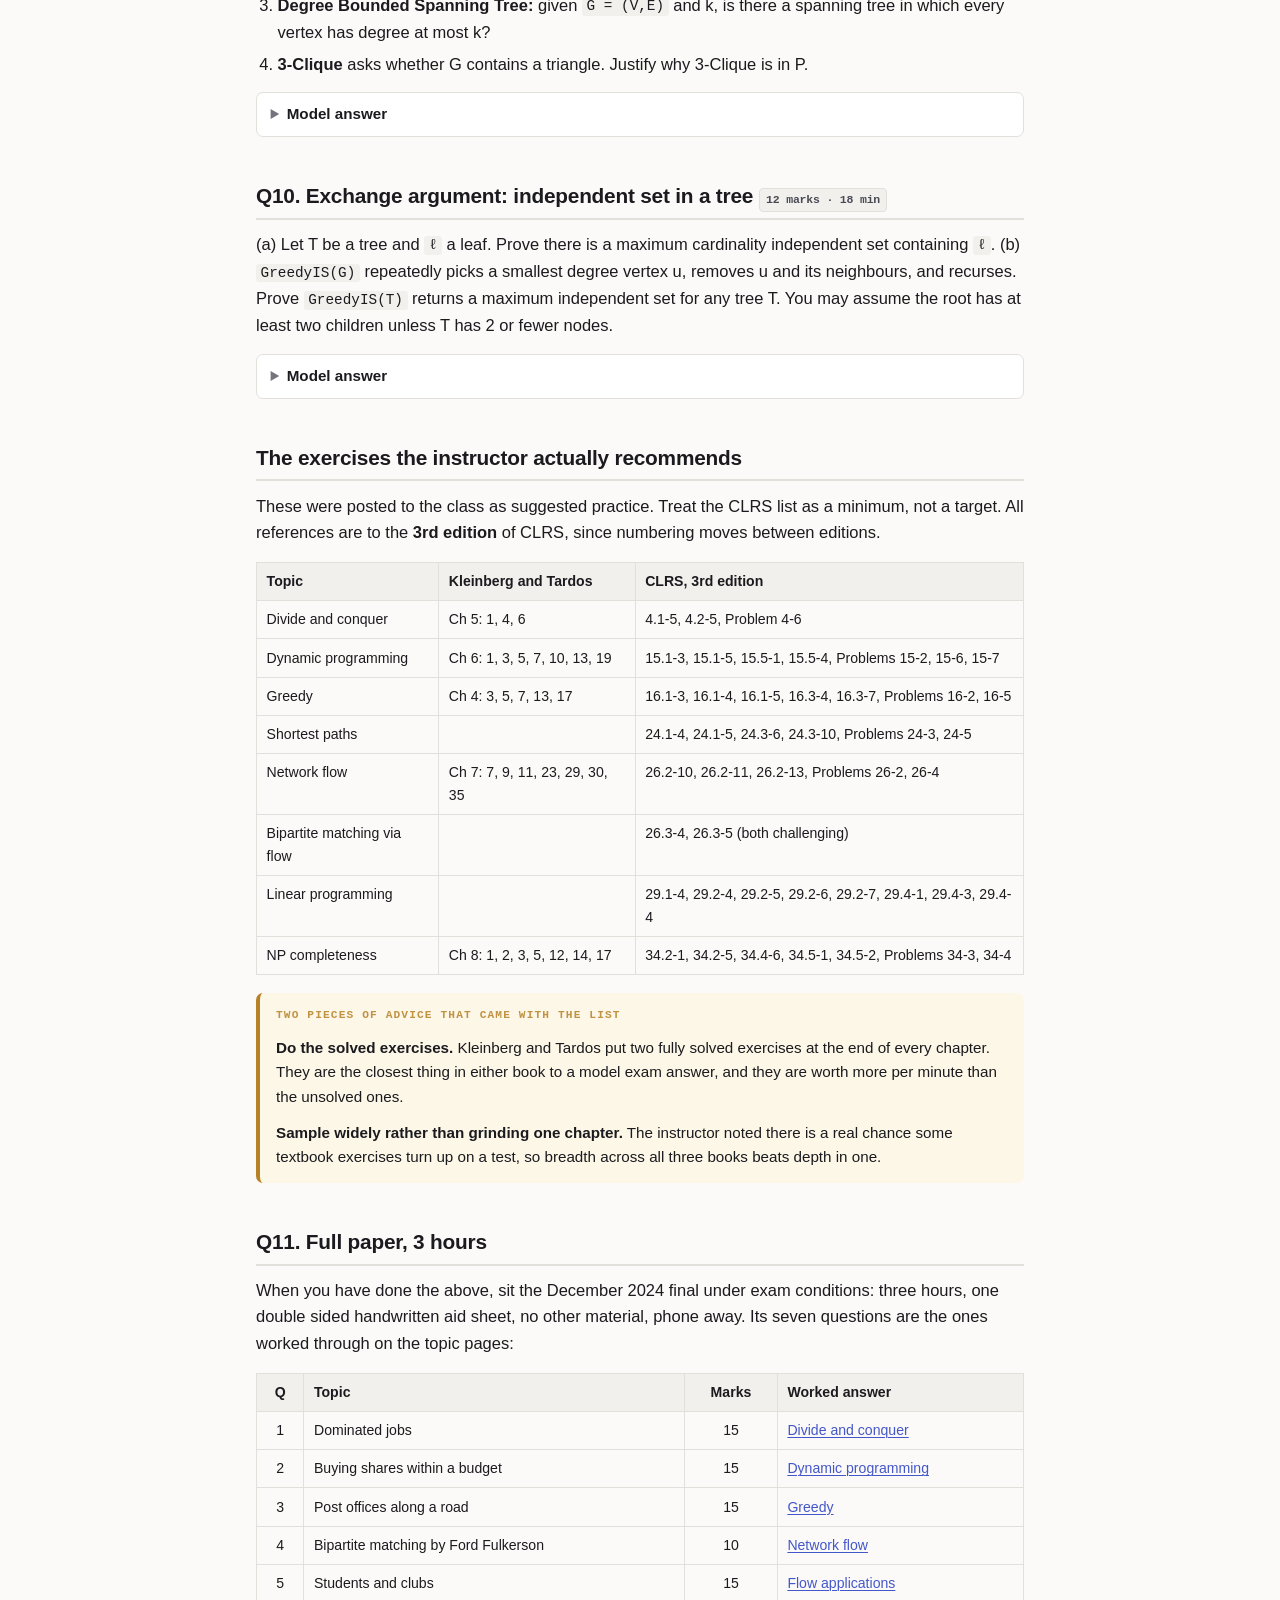
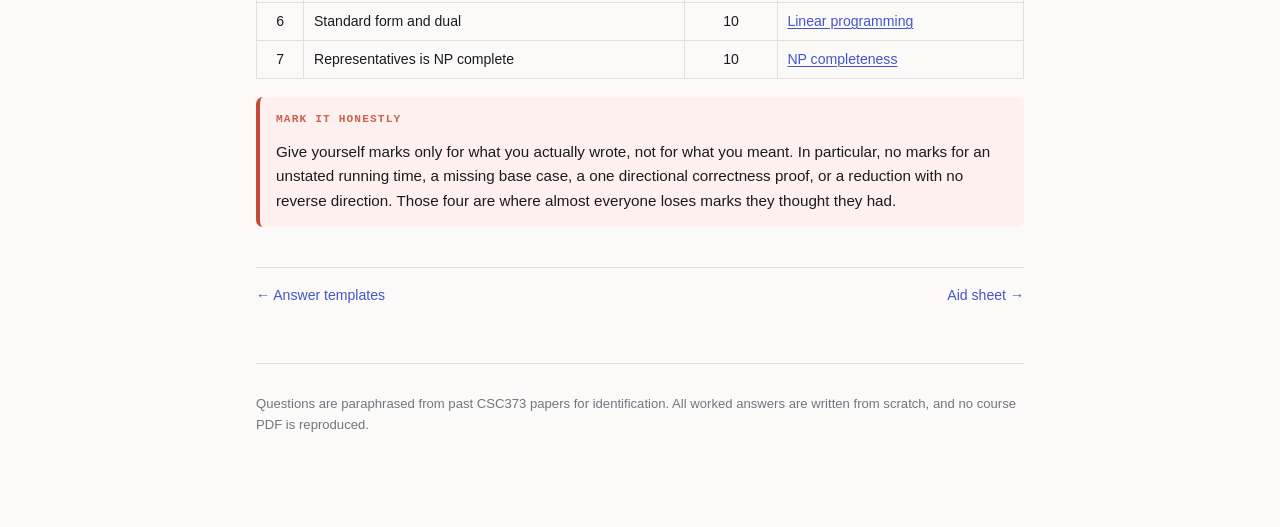
<file: drill.html>
<!doctype html>
<html lang="en">
<head>
<meta charset="utf-8">
<meta name="viewport" content="width=device-width, initial-scale=1">
<title>Past Paper Drill</title>
<link rel="stylesheet" href="style.css">
<link rel="stylesheet" href="katex/katex.min.css">
</head>
<body>

<header class="top">
  <div class="wrap">
    <a class="backlink" href="index.html">&larr; CSC373 study guide</a>
    <p class="kicker">Practice</p>
    <h1>Past paper drill</h1>
    <p class="sub">Eleven real questions with full model answers. Do them with your aid sheet and a timer, then open the answer.</p>
  </div>
</header>

<div class="wrap">

<div class="box note">
  <span class="label">How to use this page</span>
  <p>Reading a model answer teaches you almost nothing. Write yours first, on paper, in the stated time,
  then compare. The gap between what you wrote and what is below is your actual revision list.</p>
  <p>Each answer is written the way you would write it in the exam room, not the way a textbook would.
  That means short sentences, named moves, and no more rigour than the marks require.</p>
</div>

<h2>Warm up: master theorem, 8 minutes</h2>

<p>Write the tightest bound following from the master theorem. No justification needed, but write the
one line reason for yourself.</p>

<div class="scroll">
<table>
<thead><tr><th>Recurrence</th><th>Your answer</th></tr></thead>
<tbody>
<tr><td>$T(n) \le 3T( \lceil n/2 \rceil ) + O(n log n)$</td><td></td></tr>
<tr><td>$T(n) \le 8T( \lceil n/2 \rceil ) + O(n^{2})$</td><td></td></tr>
<tr><td>$T(n) \le 8T( \lceil n/2 \rceil ) + O(n^{3})$</td><td></td></tr>
<tr><td>$T(n) \le 2T( \lceil n/4 \rceil ) + O( \sqrt n)$</td><td></td></tr>
</tbody>
</table>
</div>

<details>
<summary>Answers</summary>
<ol>
  <li>$O(n^{log_{2}3})$. Here $c = log_{2}3 \approx 1.585$. Since
  $n log n = O(n^{1+ \epsilon })$ for any $\epsilon > 0$, and
  $log_{2}3 > 1$, we are in case 1 and the log vanishes.</li>
  <li>$O(n^{3})$. $c = log_{2}8 = 3$ and $n^{2} = n^{3-1}$,
  so case 1.</li>
  <li>$O(n^{3} log n)$. <code>c = 3</code> and $n^{3} = \Theta (n^{3})$,
  so case 2 with <code>k = 0</code>.</li>
  <li>$O(n^{1/2} log n)$. $c = log_{4}2 = 1/2$ and
  $f(n) = \sqrt n = \Theta (n^{1/2})$, a tie, so case 2 with <code>k = 0</code>.</li>
</ol>
<div class="box why">
  <span class="label">Watch the difference between 4 and the version with O(n)</span>
  <p><code>T(n) = 2T(n/4) + O(n)</code> gives <code>O(n)</code>, not <code>O(n log n)</code>, because
  $n = n^{0.5 + 0.5}$ is polynomially <b>larger</b> than $n^{0.5}$, so
  it is case 3, not case 2. Also check the regularity condition:
  $af(n/b) = 2(n/4) = n/2 = \tfrac{1}{2} f(n)$, so $d = \tfrac{1}{2} < 1$ works.</p>
</div>
</details>

<h2>Q1. Divide and conquer: significant inversions <span class="marks">20 marks &middot; 25 min</span></h2>

<p>Recall counting inversions: pairs <code>i &lt; j</code> with <code>A[i] &gt; A[j]</code>, solvable in
O(n log n). A <b>significant inversion</b> is a pair <code>i &lt; j</code> with
<code>A[i] &gt; 2A[j]</code>. For example <code>A = [6, 2, 1, 3]</code> has 4 inversions but only 2
significant ones. Modify the algorithm from class to count significant inversions in O(n log n).
Justify correctness and running time.</p>

<details>
<summary>Hint</summary>
<p>The comparison you count with is not the comparison you sort with. What does that force you to do?</p>
</details>

<details>
<summary>Model answer</summary>

<p><b>Algorithm.</b> Implement <code>CountSig(A, l, u)</code> which returns the number of significant
inversions inside <code>A[l..u]</code>, together with <code>A[l..u]</code> in sorted order. The top
level calls <code>CountSig(A, 1, n)</code> and outputs the count.</p>

<p>Base case: if <code>l == u</code>, return <code>(0, A[l..u])</code>.</p>

<p>Otherwise let $mid = \lfloor (l+u)/2 \rfloor$, and recursively compute
<code>(L, left) = CountSig(A, l, mid)</code> and <code>(R, right) = CountSig(A, mid+1, u)</code>. Both
returned halves are sorted.</p>

<p>To count the straddling pairs C, make a copy B of <code>right</code> and double every entry. Run the
merge-and-count procedure from class on <code>left</code> and B, which counts pairs
<code>(i, j)</code> with <code>left[i] &gt; B[j]</code>. Since $B[j] = 2 \cdot right[j]$, those
are exactly the pairs with $left[i] > 2 \cdot right[j]$, that is, the significant straddling
inversions.</p>

<p>Then run a <b>second, ordinary</b> merge of <code>left</code> and <code>right</code> to build the
sorted output. Return <code>(L + R + C, merged)</code>.</p>

<p><b>Correctness.</b> By induction on <code>n = u - l + 1</code>. The base case is immediate, as a
single element contains no pairs. For the step, L and R correctly count the significant inversions
lying wholly in the left and wholly in the right half, by the induction hypothesis. Every significant
inversion is in exactly one of three groups: both indices left, both right, or straddling. So it
remains to show C counts the straddling group.</p>

<p>The merge-and-count procedure from class correctly counts, for two sorted arrays, the pairs with
<code>first[i] &gt; second[j]</code>. It applies here because <code>left</code> is sorted by the
induction hypothesis and B is sorted, since doubling is monotone and <code>right</code> is sorted. And
$left[i] > B[j] \iff left[i] > 2 \cdot right[j]$. So C is exactly the straddling
count. The sorted output is correct by the correctness of the mergesort merge.</p>

<p><b>Running time.</b> Doubling the copy is O(n), the counting merge is O(n), and the plain merge is
O(n), so the combine step is O(n) overall. Hence <code>T(n) = 2T(n/2) + O(n)</code>. By the master
theorem with a = 2, b = 2, c = log&#8322;2 = 1, and $f(n) = \Theta (n) = \Theta (n^{c})$,
we are in case 2 with k = 0, giving <code>T(n) = O(n log n)</code>.</p>

<div class="box why">
  <span class="label">The idea worth keeping</span>
  <p>Two merges, not one. The doubled array is right for <b>counting</b> and wrong for <b>sorting</b>.
  Whenever the comparison used to count differs from the comparison used to order, you need separate
  passes, and since each is O(n), the recurrence does not change.</p>
</div>
</details>

<h2>Q2. Divide and conquer: majority in a ternary tree <span class="marks">20 marks &middot; 25 min</span></h2>

<p>A complete ternary rooted tree: every non leaf node v has exactly three children
<code>c[v]</code>, and every leaf v has a positive integer <code>x[v]</code>. For each non leaf node,
decide whether some value is associated with a <b>strict majority</b> of the leaves in its subtree.
Output Y or N per non leaf node. Give pseudocode, justify correctness, and analyse the running time in
terms of the total number of nodes n.</p>

<details>
<summary>Hint</summary>
<p>If a value is a strict majority in a subtree, must it be a strict majority in at least one of the
three child subtrees? Why does that give you at most three candidates to test?</p>
</details>

<details>
<summary>Model answer</summary>

<p><b>Algorithm.</b> Declare <code>c</code>, <code>x</code> and an output array
<code>maj[1..n]</code> initialised to N as globals, then call <code>MajRec(r)</code> on the root.</p>

<pre><code>MajRec(v)
1  if c[v] is empty
2      return x[v]                        // v is a leaf
3  T = number of leaves in the subtree of v      // one traversal
4  for each child v' of v
5      z = MajRec(v')
6      if z is not None and count of z among the leaves of v's subtree &gt; T/2
7          maj[v] = Y
8          return z
9  return None</code></pre>

<p><code>MajRec(v)</code> returns a majority value in v's subtree if one exists, and None otherwise.</p>

<p><b>Correctness.</b> We argue that <code>MajRec(v)</code> returns a majority value of v's subtree when
one exists and None otherwise, setting <code>maj[v]</code> accordingly.</p>

<p>For a leaf, the subtree has one leaf, so its value is trivially a strict majority, and line 2
returns it. Nothing needs to be recorded, since leaves are not asked about.</p>

<p>For a non leaf v, the key fact is this: <b>if z is a strict majority among the leaves of v's subtree,
then z is a strict majority in at least one child's subtree.</b> Suppose not. Then z appears at most
half the leaves in each of the three child subtrees, so summing over the children z appears at most
half of all leaves, contradicting strict majority. Also a strict majority is unique, since two distinct
values each on more than half the leaves would need more than all of them.</p>

<p>So if a majority exists, it appears among the (at most three) values returned by the recursive calls,
and line 6 tests each candidate against the true count. Some test succeeds, so
<code>maj[v] = Y</code> and z is returned. If no majority exists, then no candidate passes the test,
every check on line 6 fails, and the algorithm correctly returns None with
<code>maj[v]</code> left at N.</p>

<p><b>Running time.</b> Let <code>T(n)</code> be the time on a node whose subtree has n nodes. The
algorithm recurses on three children, each with a subtree of at most <code>n/3</code> nodes, and spends
O(n) time on lines 3 and 6: counting the leaves and counting occurrences of at most three candidate
values can each be done by a single linear traversal (BFS or DFS) of the subtree. Hence</p>

<pre><code>T(n) &le; 3T(n/3) + O(n)</code></pre>

<p>By the master theorem with a = 3, b = 3, c = log&#8323;3 = 1, and $f(n) = \Theta (n)$, we are
in case 2 with k = 0, so <code>T(n) = O(n log n)</code>.</p>
</details>

<h2>Q3. Greedy: books on shelves <span class="marks">20 marks &middot; 25 min</span></h2>

<p>Store n books, numbered 1 to n, on shelves. Each shelf holds consecutively numbered books of total
thickness at most L. Given <code>T[1..n]</code> and L, minimise the number of shelves. Give pseudocode
and words, analyse the running time (O(n) for full credit), then prove optimality.</p>

<details>
<summary>Model answer</summary>

<p><b>Algorithm.</b> Fit as many books as possible on shelf 1, then as many of the rest as possible on
shelf 2, and so on.</p>

<pre><code>GreedyShelves(T, L)
1  P[0] = 0
2  for i = 1 to n
3      P[i] = P[i-1] + T[i]           // prefix sums
4  num = 1
5  s = 1
6  for t = 2 to n
7      if P[t] - P[s-1] &gt; L
8          output shelf num with books s, ..., t-1
9          num = num + 1
10         s = t
11 output shelf num with books s, ..., n</code></pre>

<p><b>Running time.</b> Two loops of at most n iterations, constant work each, so <b>O(n)</b>.</p>

<p><b>Optimality.</b> First note what the algorithm computes: <code>P</code> holds prefix sums, so
<code>P[t] - P[s-1]</code> is the total thickness of books <code>s..t</code>. The shelf starting at s
therefore holds books <code>s, ..., t-1</code> where t is the first index making that sum exceed L. An
easy induction shows each shelf holds the <b>maximum</b> number of consecutive books of total thickness
at most L, starting from the first book not yet shelved.</p>

<p>We prove by induction on i that shelves 1 through i of the greedy solution are also shelves of some
optimal solution O.</p>

<p><i>Base case.</i> i = 0, trivial.</p>

<p><i>Inductive step.</i> Assume shelves 1 through <code>i-1</code> of greedy are shelves of an optimal
O. If greedy's shelf i is also a shelf of O, done. Otherwise, let s and t be the first and last books on
greedy's shelf i. Since shelves 1 through <code>i-1</code> agree, both solutions have shelved exactly
books <code>1..s-1</code>, so book s is the first book on shelf i of O too. Shelf i of O therefore
holds books <code>s, ..., t'</code> for some $t' \le t$ by the greedy choice (greedy fits the
maximum possible), and since the shelves differ, <code>t' &lt; t</code>.</p>

<p>Move books <code>t'+1, ..., t</code> from their shelves in O onto shelf i of O. They fit, because
they fit together with books <code>s..t'</code> on greedy's shelf i. The number of shelves does not
increase, since we only moved books later in the order onto an earlier shelf, so O remains optimal,
and now shelf i matches greedy's. This completes the step.</p>

<p><i>Conclusion.</i> The greedy solution's shelves all appear in some optimal solution O, and since
greedy shelves every book, O has no further shelves. So greedy uses the same number of shelves as O and
is optimal.</p>
</details>

<h2>Q4. Greedy: partitioning a line of couples <span class="marks">20 marks &middot; 25 min</span></h2>

<p>There are n couples, and all 2n people stand in a line. <code>A[1..2n]</code> gives the couple index
of each person. A segment is <b>good</b> if everyone in it has their partner in it too. Compute the
maximum number of good segments the line can be partitioned into. O(n) for full credit. Then prove
correctness.</p>

<details>
<summary>Hint</summary>
<p>Scan left to right tracking how many couples you have seen exactly one member of. What does it mean
when that count reaches zero?</p>
</details>

<details>
<summary>Model answer</summary>

<p><b>Algorithm.</b></p>

<pre><code>MaxSegments(A)
1  B[1..n] = False           // couples seen once but not twice
2  cnt = 0                   // how many such couples
3  segs = 0
4  for i = 1 to 2n
5      if B[A[i]] == False
6          B[A[i]] = True,  cnt = cnt + 1
7      else
8          B[A[i]] = False,  cnt = cnt - 1
9          if cnt == 0
10             segs = segs + 1
11 return segs</code></pre>

<p><b>In words.</b> <code>B[j]</code> records whether couple j is "half seen". <code>cnt</code> is how
many couples are half seen. Reading left to right, the first member of a couple opens it and the second
closes it. When <code>cnt</code> hits 0, every couple encountered so far is complete and no later couple
has been touched, so we have found a minimal good segment and we cut there.</p>

<p><b>Running time.</b> Each of the 2n people is processed in O(1) time, so <b>O(n)</b>.</p>

<p><b>Correctness.</b> By induction on the number of couples n.</p>

<p><i>Base case.</i> n = 1, two people, one segment, clearly optimal.</p>

<p><i>Inductive step.</i> Assume the algorithm is correct on every instance with fewer than n couples.
Take an optimal solution OPT for an instance A with n couples, and suppose its first segment is
<code>{1, ..., i}</code>. Being good, it fully contains <code>i/2</code> couples and no member of any
other couple. So after the algorithm processes person i, every couple is either fully seen or fully
unseen, meaning <code>B</code> is entirely False and <code>cnt = 0</code>. Since the algorithm increments
<code>segs</code> every time <code>cnt</code> drops to 0, it has produced at least one segment by
position i.</p>

<p>The remainder <code>A[i+1 .. 2n]</code> is a valid instance with <code>n - i/2</code> couples, and the
algorithm enters it in exactly its initial state (<code>B</code> all False, <code>cnt = 0</code>). By the
induction hypothesis it produces the maximum possible number of good segments on that remainder, hence
at least as many as OPT does there.</p>

<p>Adding up, the algorithm produces at least as many segments as OPT overall, so it is optimal.</p>

<div class="box note">
  <span class="label">An alternative that also gets full marks</span>
  <p>Define greedy's partial solution up to person i to be <b>promising</b> if its segment endpoints so
  far match those of some optimal solution, then induct on i. Both work here, because this problem has
  a unique optimal partition. Say which induction you are doing in your first line.</p>
</div>
</details>

<h2>Q5. Dynamic programming: dominoes on an array <span class="marks">20 marks &middot; 25 min</span></h2>

<p>You have unlimited dominoes of k types, type j being an ordered pair
$(a_{j}, b_{j})$. Given <code>C[1..n]</code>, a domino of type j can go on
indices <code>(i, i+1)</code> when $a_{j} = C[i]$ and $b_{j} = C[i+1]$.
Maximise the number of non overlapping dominoes. O(nk) for full credit, O((n+k) log k) for bonus.</p>

<details>
<summary>Model answer</summary>

<p><b>(a) The table.</b> For <code>i = 1, ..., n</code>, let <code>dom[i]</code> be the maximum number of
non overlapping dominoes placeable on the subarray <code>C[1..i]</code>. Set <code>dom[0] = 0</code>. The
final answer is <code>dom[n]</code>.</p>

<p><b>(b) The Bellman equation.</b></p>

<pre><code>dom[i] = 0                                     if i &le; 1
dom[i] = max{ dom[i-1], dom[i-2] + 1 }         if i &ge; 2 and some type j
                                               has (C[i-1], C[i]) = (a&#11431;, b&#11431;)
dom[i] = dom[i-1]                              otherwise</code></pre>

<p><i>Justification.</i> For $i \in {0, 1}$ there are not two cells, so no domino fits and
the answer is 0. For $i \ge 2$, consider an optimal placement on <code>C[1..i]</code> and ask
whether cell i is covered. If it is, the covering domino must sit on <code>(i-1, i)</code>, which
requires a type matching <code>(C[i-1], C[i])</code>, and the rest is an optimal placement on
<code>C[1..i-2]</code>, giving <code>dom[i-2] + 1</code>. If cell i is uncovered, the placement is an
optimal one on <code>C[1..i-1]</code>, giving <code>dom[i-1]</code>. These cases are exhaustive, so the
optimum is the larger. When no type matches, the first case is impossible and only
<code>dom[i-1]</code> remains.</p>

<p><b>(c) Bottom up.</b> Compute in the order <code>i = 0, 1, ..., n</code>. Base cases
<code>dom[0] = dom[1] = 0</code> are set directly. For each $i \ge 2$, the only real work is
testing whether <code>(C[i-1], C[i])</code> matches one of the k types.</p>

<p>The straightforward version scans all k types per cell, giving <b>O(nk)</b>.</p>

<p><b>Bonus, O((n+k) log k).</b> Pre-process the domino types once into a balanced search structure keyed
by the pair, costing <code>O(k log k)</code> for k insertions. Each lookup is then
<code>O(log k)</code>. Alternatively, sort the types by $a_{j}$ breaking ties by
$b_{j}$ in <code>O(k log k)</code>, then per cell binary search for the range with first
coordinate <code>C[i-1]</code> and binary search inside it for second coordinate <code>C[i]</code>, again
<code>O(log k)</code>.</p>

<p>Total: <code>O(k log k)</code> pre-processing plus <code>O(log k)</code> for each of n cells, so
<b>O((n + k) log k)</b>.</p>

<div class="box why">
  <span class="label">Also worth knowing</span>
  <p>A greedy that scans left to right and places a domino as soon as it can also solves this optimally,
  with the same running time. The DP is asked for because it is the robust method, but noticing the
  greedy works is a good sanity check that your recurrence is right.</p>
</div>
</details>

<h2>Q6. Dynamic programming: counting bundlings <span class="marks">10 marks &middot; 15 min</span></h2>

<p>Given <code>n</code>, count the ways to write $n = i_{1} + i_{2} + ... + i_{k}$ with
$i_{1} \ge i_{2} \ge ... \ge i_{k} \ge 1$. For n = 5 the answer is 7. Define
<code>P[m, b]</code> as the number of such sums for m with largest part at most b. Give a recurrence with
base cases, justify it, then give O(n<sup>2</sup>) pseudocode.</p>

<details>
<summary>Model answer</summary>

<p><b>Recurrence.</b></p>

<pre><code>P[m, b] = 1 + P[m, m-1]              if b &ge; m
P[m, b] = P[m-b, b] + P[m, b-1]      if b &lt; m

base cases:  P[1, b] = 1  for all b &ge; 1
             P[m, 1] = 1  for all m &ge; 1</code></pre>

<p><i>Justification.</i> Since all parts are positive, $i_{1} \le m$ always, so any bound
<code>b &gt; m</code> is no restriction and <code>P[m, b] = P[m, m]</code>. That handles
$b \ge m$ once we know <code>P[m, m] = 1 + P[m, m-1]</code>, which holds because there is
exactly one sum using the single part m, and every other sum has largest part at most
<code>m - 1</code>.</p>

<p>For <code>b &lt; m</code>, split on the largest part. Either $i_{1} = b$, and the rest is a
sum for <code>m - b</code> with parts at most b, of which there are <code>P[m-b, b]</code>; or
$i_{1} \le b - 1$, giving <code>P[m, b-1]</code>. These are exhaustive and disjoint, so add
them.</p>

<p>The base cases are immediate: <code>m = 1</code> has only <code>1 = 1</code>, and <code>b = 1</code>
forces all parts to be 1, so only <code>m = 1 + ... + 1</code>.</p>

<p><b>Pseudocode.</b></p>

<pre><code>1  P[1, b] = 1 for all b;  P[m, 1] = 1 for all m
2  for m = 2 to n
3      for b = 2 to n
4          if b &ge; m
5              P[m, b] = 1 + P[m, m-1]
6          else
7              P[m, b] = P[m-b, b] + P[m, b-1]
8  return P[n, n]</code></pre>

<p><b>Running time.</b> $n^{2}$ cells, O(1) each, so <b>O(n<sup>2</sup>)</b>, assuming the
arithmetic is constant time.</p>

<div class="box note">
  <span class="label">The cleaner version</span>
  <p>With base cases <code>P[0, b] = 1</code> for all $b \ge 0$ and <code>P[m, b] = 0</code>
  for <code>m &lt; 0</code>, the single equation <code>P[m, b] = P[m-b, b] + P[m, b-1]</code> covers every
  case. Shorter, but the case split above is easier to justify under exam pressure, and the
  justification is what carries the marks.</p>
</div>
</details>

<h2>Q7. Flow: is this flow optimal? <span class="marks">10 marks &middot; 15 min</span></h2>

<p>You are given a flow network with a flow f marked as <code>flow / capacity</code> on each edge. Draw
the residual network. Then either show f is not maximum by listing an augmenting path, or show it is
maximum by giving an s-t cut whose capacity equals <code>val(f)</code>.</p>

<details>
<summary>The procedure to follow, every time</summary>

<p><b>1. Draw the residual.</b> For each edge with <code>f / c</code>:</p>
<ul>
  <li>a forward edge with residual <code>c - f</code>, if positive;</li>
  <li>a backward edge in the opposite direction with residual <code>f</code>, if positive.</li>
</ul>
<p>Do not skip the backward ones. They are where the augmenting path usually is.</p>

<p><b>2. BFS from s in the residual.</b> Mark every vertex you can reach.</p>

<p><b>3a. If you reach t</b>, f is not maximum. List the path as a node sequence, for example
<i>s, b, d, a, c, t</i>. State its bottleneck if asked. Multiple correct answers usually exist, so any
valid path earns the marks.</p>

<p><b>3b. If you cannot reach t</b>, f is maximum. Let A be everything you reached and
<code>B = V \ A</code>. Write both sets out. Then compute <code>c(A, B)</code> by summing capacities of
edges from A to B, and state that it equals <code>val(f)</code>.</p>

<p><b>4. Check.</b> Compute $val(f) = f^{out}(s)$ independently and confirm it matches
your cut capacity. If it does not, you missed an augmenting path or mis-summed the cut.</p>

<div class="box why">
  <span class="label">Why "reachable from s" is the answer to "give a cut"</span>
  <p>When BFS stops, every edge leaving A is full (or it would have let you go further) and every edge
  entering A is empty (or its backward residual edge would have). So the flow across the cut is exactly
  its capacity, with nothing flowing back. A flow that saturates some cut cannot be beaten, because
  every flow is bounded by every cut.</p>
</div>

<div class="box note">
  <span class="label">And if it asks whether the min cut is unique</span>
  <p>Compute the other extreme cut: let <code>B' =</code> the vertices that <b>can reach t</b> in the
  residual, and <code>A' = V \ B'</code>. That is also a minimum cut. If $A \ne A'$ you have
  two distinct minimum cuts and you write both. If they are equal, the minimum cut is unique and you say
  why: no other partition achieves the same capacity.</p>
</div>
</details>

<h2>Q8. LP: coffee roasters and shops <span class="marks">12 marks &middot; 15 min</span></h2>

<p>m roasters, n coffeeshops. Roaster $r_{i}$ supplies at most
$s_{i}$ kg per month. Shop $c_{j}$ receives at most
$d_{j}$ kg. Shop j values a kg from roaster i at $w_{i,j}$. Every
roaster can ship to every shop. (a) Write an LP in standard form maximising total value. (b) Give its
dual, saying which dual variable goes with which primal constraint.</p>

<details>
<summary>Model answer</summary>

<p><b>(a) The primal.</b> Let $x_{i,j} \ge 0$ be the kilograms per month sent from
roaster i to shop j.</p>

<pre><code>max   &sum;&#7522;&#8330;&#8321;..&#7504; &sum;&#11431;&#8330;&#8321;..&#8345;  w&#7522;,&#11431; x&#7522;,&#11431;

s.t.  &sum;&#11431;&#8330;&#8321;..&#8345;  x&#7522;,&#11431;  &le;  s&#7522;        for all i &isin; [m]
      &sum;&#7522;&#8330;&#8321;..&#7504;  x&#7522;,&#11431;  &le;  d&#11431;        for all j &isin; [n]
      x&#7522;,&#11431; &ge; 0                     for all i, j</code></pre>

<p>This is already in standard form: a maximisation, all constraints $\le$, all variables
non negative. Say that explicitly rather than leaving the marker to check.</p>

<p><b>(b) The dual.</b> There are <code>m + n</code> primal constraints, so <code>m + n</code> dual
variables. Use $y_{i}$ for the supply constraint of roaster i, and
$z_{j}$ for the demand constraint of shop j. There are <code>mn</code> primal
variables, so <code>mn</code> dual constraints, one for each pair <code>(i, j)</code>.</p>

<pre><code>min   &sum;&#7522;&#8330;&#8321;..&#7504; s&#7522; y&#7522;  +  &sum;&#11431;&#8330;&#8321;..&#8345; d&#11431; z&#11431;

s.t.  y&#7522; + z&#11431;  &ge;  w&#7522;,&#11431;         for all i &isin; [m], j &isin; [n]
      y&#7522;, z&#11431;  &ge;  0               for all i, j</code></pre>

<p>The dual constraint for the pair <code>(i,j)</code> reads down the column of
$x_{i,j}$, which has a 1 in roaster i's supply row, a 1 in shop j's demand row, and
zeros elsewhere. Hence the left hand side $y_{i} + z_{j}$.</p>

<div class="box why">
  <span class="label">What the dual means here</span>
  <p>$y_{i}$ is a price per kg charged for using roaster i's capacity, and
  $z_{j}$ a price per kg for using shop j's. The constraint says the combined price of
  a shipment must be at least its value, and the objective minimises the total cost of pricing all the
  capacity. Duality says the cheapest such pricing equals the maximum achievable value. Reading a dual
  as prices on the primal's scarce resources works for most LPs in this course and makes the algebra
  much easier to remember.</p>
</div>
</details>

<h2>Q9. NP: certificates and certifiers <span class="marks">8 marks &middot; 8 min</span></h2>

<p>For each problem, give a certificate for a Yes instance and a polynomial time certifier. You do not
need to justify the certifier's correctness or running time.</p>

<ol>
  <li><b>Dominating Set:</b> given <code>G = (V,E)</code> and k, is there a set S of at most k vertices
  such that every vertex is in S or has a neighbour in S?</li>
  <li><b>3-Colouring:</b> given <code>G = (V,E)</code>, can each vertex get a value in
  <code>{1,2,3}</code> so no edge has both endpoints equal?</li>
  <li><b>Degree Bounded Spanning Tree:</b> given <code>G = (V,E)</code> and k, is there a spanning tree in
  which every vertex has degree at most k?</li>
  <li><b>3-Clique</b> asks whether G contains a triangle. Justify why 3-Clique is in P.</li>
</ol>

<details>
<summary>Model answer</summary>

<ol>
  <li>The certificate is S. The certifier checks that $|S| \le k$, and that for every
  $u \in V$, either $u \in S$ or some neighbour of u is in S.</li>

  <li>The certificate is the assignment $\varphi : V \to {1,2,3}$. The certifier checks that
  $\varphi (u) \ne \varphi (v)$ for every $(u,v) \in E$.</li>

  <li>The certificate is the edge set of the tree T. The certifier runs DFS in T to check it is
  connected, by confirming every vertex is visited. It counts the edges of T and checks there are
  exactly <code>|V| - 1</code>, which together with connectivity rules out cycles. It then computes each
  vertex's degree within T and checks it is at most k.</li>

  <li>There are only $O(n^{3})$ possible certificates, one per triple of vertices, so
  instead of guessing you can enumerate. Loop over all triples in $O(n^{3})$ time and
  check in O(1) whether all three pairs are edges, using an adjacency matrix (buildable from an
  adjacency list in $O(n^{2})$). This decides 3-Clique in
  $O(n^{3})$ time, so it is in P.</li>
</ol>

<div class="box why">
  <span class="label">The lesson in part 4</span>
  <p>A problem is in NP when a certificate is short. It is in P when the number of possible certificates
  is only polynomial, so you can try them all. Fixing k to a constant in k-Clique shrinks
  <code>C(n,k)</code> from exponential to $O(n^{k})$, which is why the general problem
  is NP complete and the k = 3 case is easy.</p>
</div>
</details>

<h2>Q10. Exchange argument: independent set in a tree <span class="marks">12 marks &middot; 18 min</span></h2>

<p>(a) Let T be a tree and <code>&ell;</code> a leaf. Prove there is a maximum cardinality independent
set containing <code>&ell;</code>. (b) <code>GreedyIS(G)</code> repeatedly picks a smallest degree vertex
u, removes u and its neighbours, and recurses. Prove <code>GreedyIS(T)</code> returns a maximum
independent set for any tree T. You may assume the root has at least two children unless T has 2 or
fewer nodes.</p>

<details>
<summary>Model answer</summary>

<p><b>(a)</b> Let O be a maximum independent set in T. If $&ell; \in O$, done. Otherwise O
must contain the parent u of <code>&ell;</code>: if it did not, then $O \cup {&ell;}$ would
still be independent (since u is <code>&ell;</code>'s only neighbour) and strictly larger, contradicting
maximality.</p>

<p>Set $O' = (O \setminus {u}) \cup {&ell;}$. Then <code>|O'| = |O|</code>. And <code>O'</code> is
independent: <code>&ell;</code>'s only neighbour is u, which we removed, so <code>&ell;</code> conflicts
with nothing in <code>O'</code>; and any edge with both endpoints in <code>O' \ {&ell;}</code> would have
both endpoints in O, contradicting O being independent. So <code>O'</code> is a maximum independent set
containing <code>&ell;</code>.</p>

<p><b>(b)</b> We prove the stronger statement that the algorithm is correct on <b>forests</b>, that is,
acyclic undirected graphs, by induction on the number of vertices n. This is needed because deleting
vertices from a tree can disconnect it, and a forest is what you are left with.</p>

<p>Let T' be the connected component of G containing the chosen vertex u. Note that a union of maximum
independent sets, one per component, is a maximum independent set of the whole graph, so to show u lies
in some maximum independent set of G it suffices to show it lies in one of T'.</p>

<p><i>u is a leaf of T'.</i> If T' has one or two vertices this is trivial. Otherwise, root it at a
vertex with at least two neighbours. Every internal node then has degree at least 2, having a parent and
at least one child, and the root has degree at least 2 by assumption. A leaf has degree 1. Since the
algorithm picks a vertex of smallest degree, it picks a leaf.</p>

<p>By part (a), some maximum independent set of T' contains u, and hence some maximum independent set O
of G contains u.</p>

<p>Since O is independent and contains u, it contains no neighbour of u. So
<code>O' = O \ {u}</code> is an independent set in <code>G'</code>, the graph after removing u and its
neighbours. Deleting vertices from a forest leaves a forest, so the induction hypothesis applies to
<code>G'</code>, giving $|S'| \ge |O'|$ where <code>S'</code> is what the recursive call
returns. Therefore</p>

<pre><code>|S| = |S'| + 1 &ge; |O'| + 1 = |O|</code></pre>

<p>and S is a maximum independent set in G.</p>

<div class="box why">
  <span class="label">Why the proof had to generalise to forests</span>
  <p>The induction hypothesis is applied to <code>G'</code>, and <code>G'</code> is what remains after
  deleting a vertex and its neighbours, which is usually disconnected. A hypothesis only about trees
  could not be applied to it. Strengthening the claim to forests makes the induction go through, and it
  is easier to prove because deleting vertices cannot create a cycle. Strengthening the statement to
  make an induction work is a standard move and is worth recognising.</p>
</div>
</details>

<h2 id="textbook">The exercises the instructor actually recommends</h2>

<p>These were posted to the class as suggested practice. Treat the CLRS list as a minimum, not a
target. All references are to the <b>3rd edition</b> of CLRS, since numbering moves between editions.</p>

<div class="scroll">
<table>
<thead><tr><th>Topic</th><th>Kleinberg and Tardos</th><th>CLRS, 3rd edition</th></tr></thead>
<tbody>
<tr><td>Divide and conquer</td><td>Ch 5: 1, 4, 6</td><td>4.1-5, 4.2-5, Problem 4-6</td></tr>
<tr><td>Dynamic programming</td><td>Ch 6: 1, 3, 5, 7, 10, 13, 19</td><td>15.1-3, 15.1-5, 15.5-1, 15.5-4, Problems 15-2, 15-6, 15-7</td></tr>
<tr><td>Greedy</td><td>Ch 4: 3, 5, 7, 13, 17</td><td>16.1-3, 16.1-4, 16.1-5, 16.3-4, 16.3-7, Problems 16-2, 16-5</td></tr>
<tr><td>Shortest paths</td><td></td><td>24.1-4, 24.1-5, 24.3-6, 24.3-10, Problems 24-3, 24-5</td></tr>
<tr><td>Network flow</td><td>Ch 7: 7, 9, 11, 23, 29, 30, 35</td><td>26.2-10, 26.2-11, 26.2-13, Problems 26-2, 26-4</td></tr>
<tr><td>Bipartite matching via flow</td><td></td><td>26.3-4, 26.3-5 (both challenging)</td></tr>
<tr><td>Linear programming</td><td></td><td>29.1-4, 29.2-4, 29.2-5, 29.2-6, 29.2-7, 29.4-1, 29.4-3, 29.4-4</td></tr>
<tr><td>NP completeness</td><td>Ch 8: 1, 2, 3, 5, 12, 14, 17</td><td>34.2-1, 34.2-5, 34.4-6, 34.5-1, 34.5-2, Problems 34-3, 34-4</td></tr>
</tbody>
</table>
</div>

<div class="box note">
  <span class="label">Two pieces of advice that came with the list</span>
  <p><b>Do the solved exercises.</b> Kleinberg and Tardos put two fully solved exercises at the end of
  every chapter. They are the closest thing in either book to a model exam answer, and they are worth
  more per minute than the unsolved ones.</p>
  <p><b>Sample widely rather than grinding one chapter.</b> The instructor noted there is a real chance
  some textbook exercises turn up on a test, so breadth across all three books beats depth in one.</p>
</div>

<h2>Q11. Full paper, 3 hours</h2>

<p>When you have done the above, sit the December 2024 final under exam conditions: three hours, one
double sided handwritten aid sheet, no other material, phone away. Its seven questions are the ones
worked through on the topic pages:</p>

<div class="scroll">
<table>
<thead><tr><th class="num">Q</th><th>Topic</th><th class="num">Marks</th><th>Worked answer</th></tr></thead>
<tbody>
<tr><td class="num">1</td><td>Dominated jobs</td><td class="num">15</td><td><a href="divide-conquer.html#exam">Divide and conquer</a></td></tr>
<tr><td class="num">2</td><td>Buying shares within a budget</td><td class="num">15</td><td><a href="dp.html#fill">Dynamic programming</a></td></tr>
<tr><td class="num">3</td><td>Post offices along a road</td><td class="num">15</td><td><a href="greedy.html#exam">Greedy</a></td></tr>
<tr><td class="num">4</td><td>Bipartite matching by Ford Fulkerson</td><td class="num">10</td><td><a href="flow.html#exam">Network flow</a></td></tr>
<tr><td class="num">5</td><td>Students and clubs</td><td class="num">15</td><td><a href="flow-apps.html#exam">Flow applications</a></td></tr>
<tr><td class="num">6</td><td>Standard form and dual</td><td class="num">10</td><td><a href="lp.html#exam">Linear programming</a></td></tr>
<tr><td class="num">7</td><td>Representatives is NP complete</td><td class="num">10</td><td><a href="complexity.html#exam">NP completeness</a></td></tr>
</tbody>
</table>
</div>

<div class="box trap">
  <span class="label">Mark it honestly</span>
  <p>Give yourself marks only for what you actually wrote, not for what you meant. In particular, no
  marks for an unstated running time, a missing base case, a one directional correctness proof, or a
  reduction with no reverse direction. Those four are where almost everyone loses marks they thought
  they had.</p>
</div>

<div class="pagenav">
  <a href="templates.html">&larr; Answer templates</a>
  <a href="cheatsheet.html">Aid sheet &rarr;</a>
</div>

<footer class="bot">
  <p>Questions are paraphrased from past CSC373 papers for identification. All worked answers are
  written from scratch, and no course PDF is reproduced.</p>
</footer>

</div>
<script defer src="katex/katex.min.js"></script>
<script defer src="katex/auto-render.min.js"></script>
<script>
// Render math after the DOM is up. Deferred scripts run before DOMContentLoaded,
// so katex and renderMathInElement are both defined by the time this fires.
document.addEventListener('DOMContentLoaded', function () {
  renderMathInElement(document.body, {
    delimiters: [
      { left: '$$', right: '$$', display: true },
      { left: '$',  right: '$',  display: false }
    ],
    // pseudocode stays monospace, it is code and not maths
    ignoredTags: ['script', 'noscript', 'style', 'textarea', 'pre', 'code', 'option'],
    throwOnError: false
  });
});
</script>
</body>
</html>
</file>
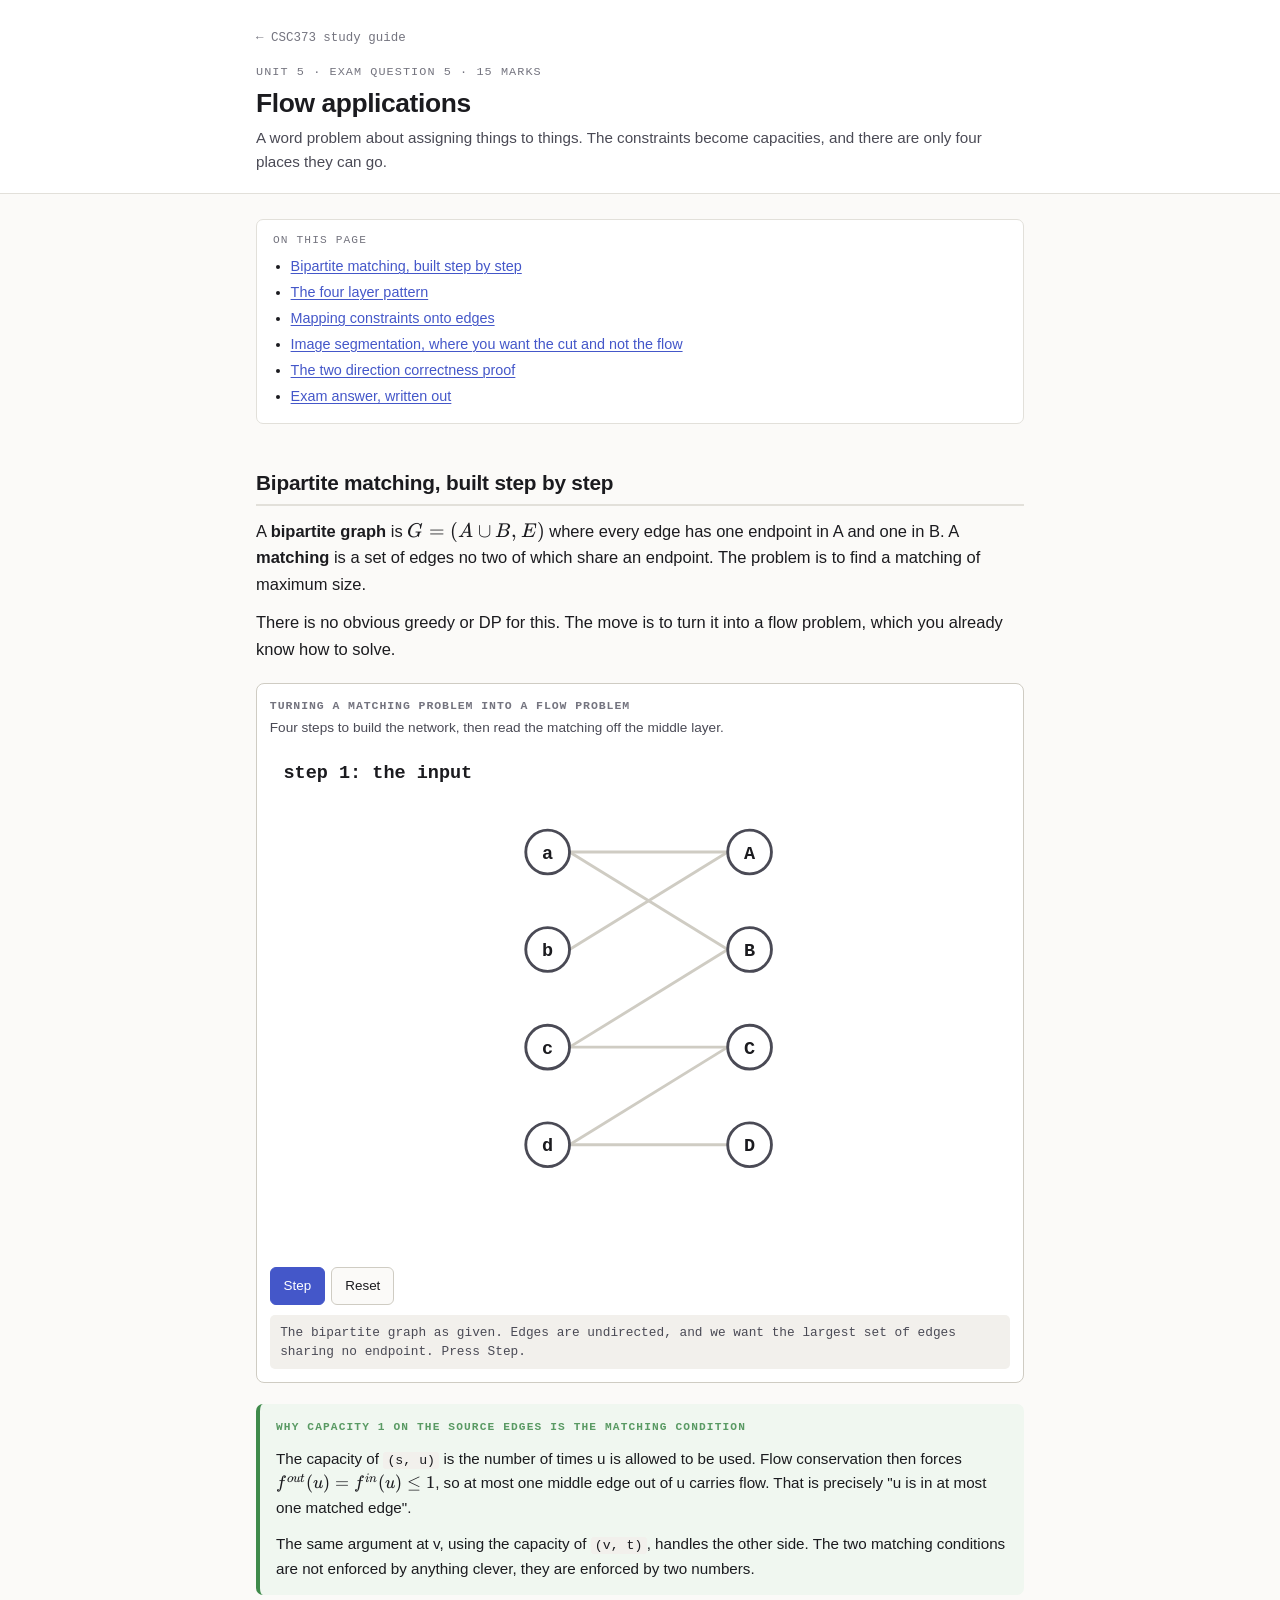
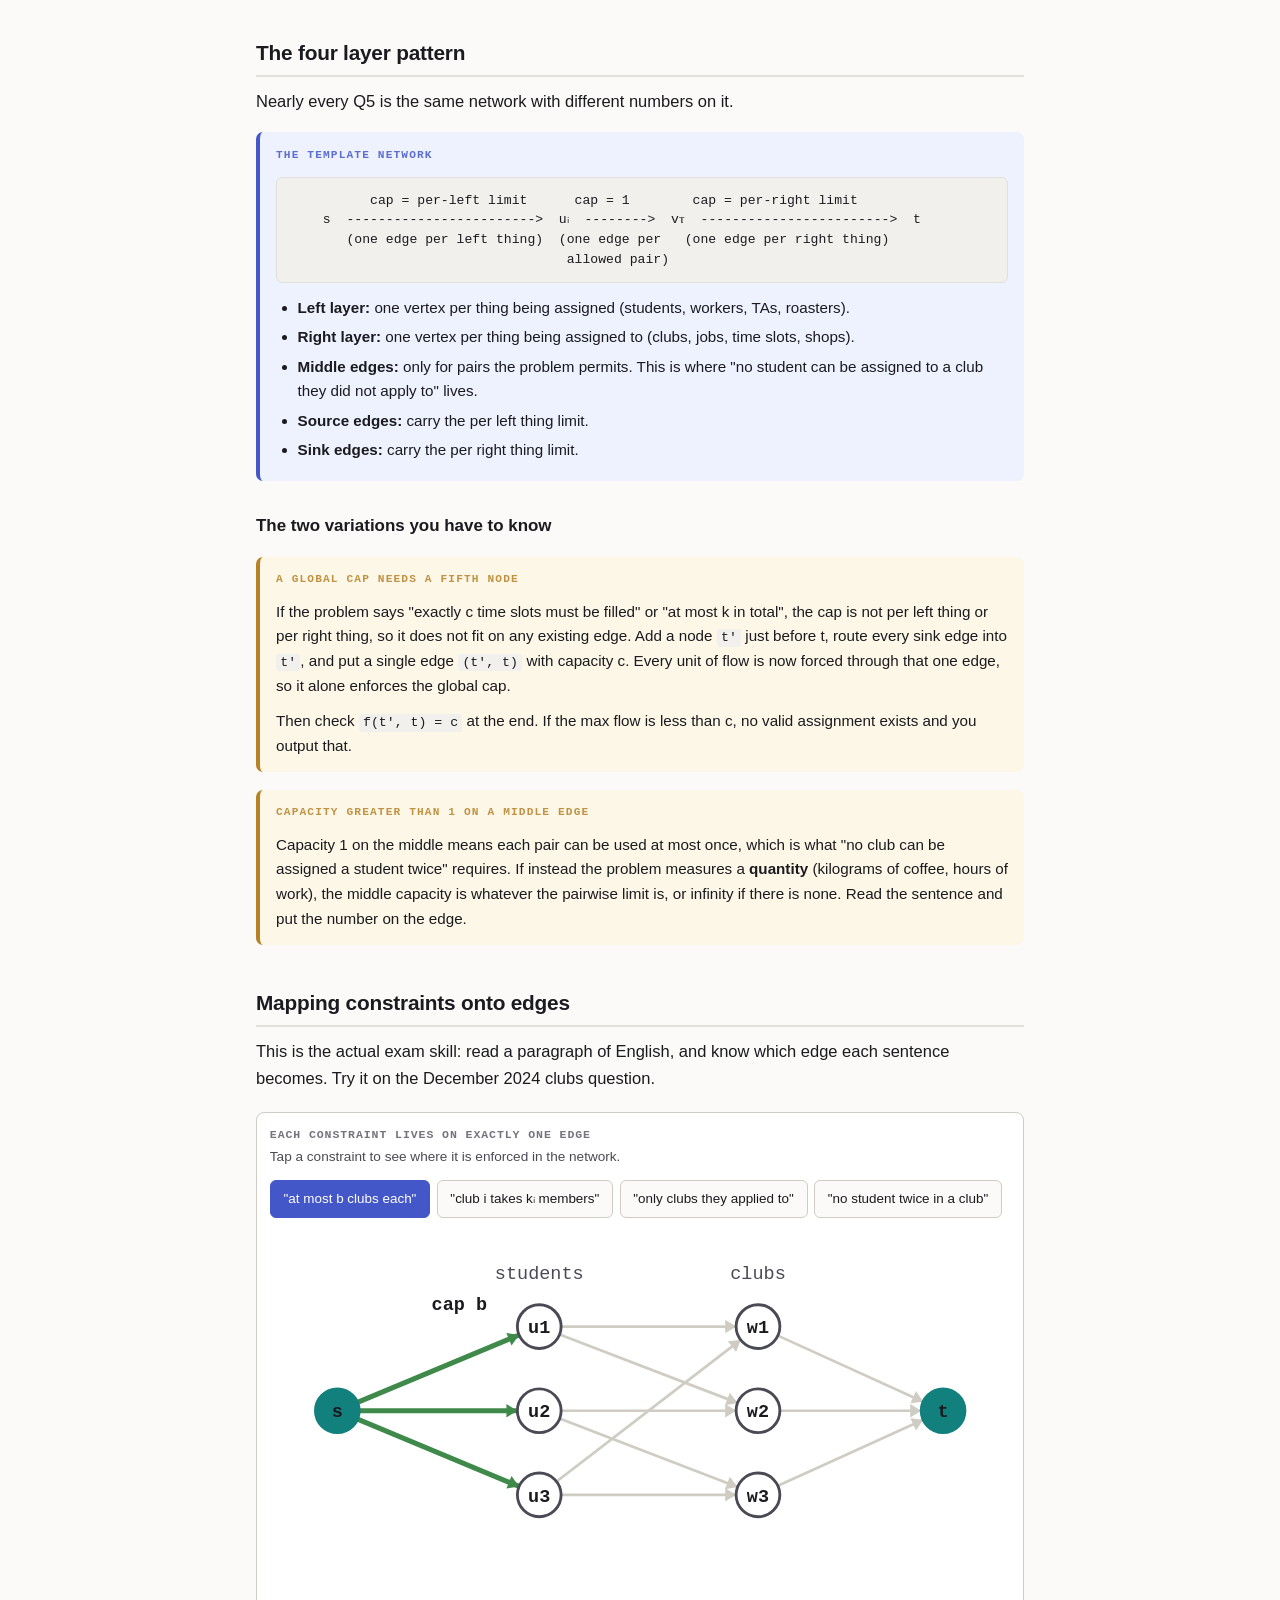
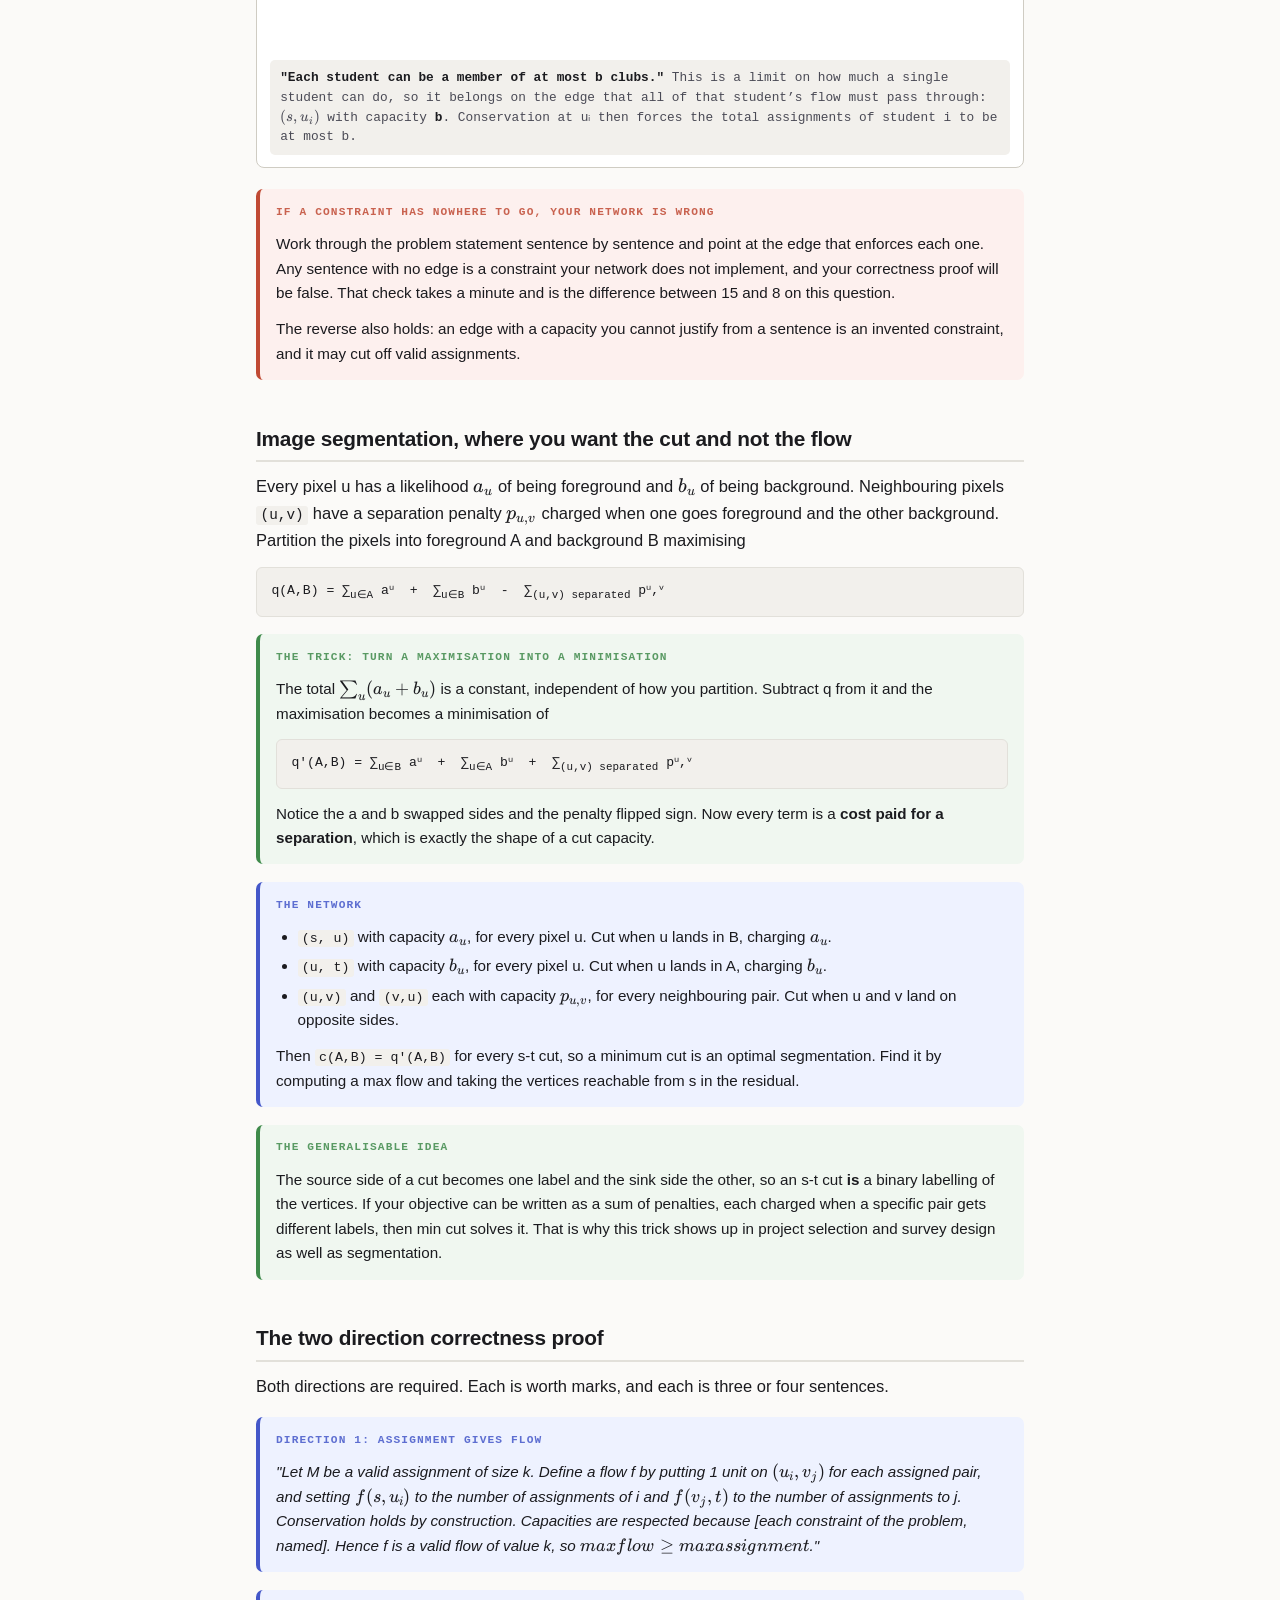
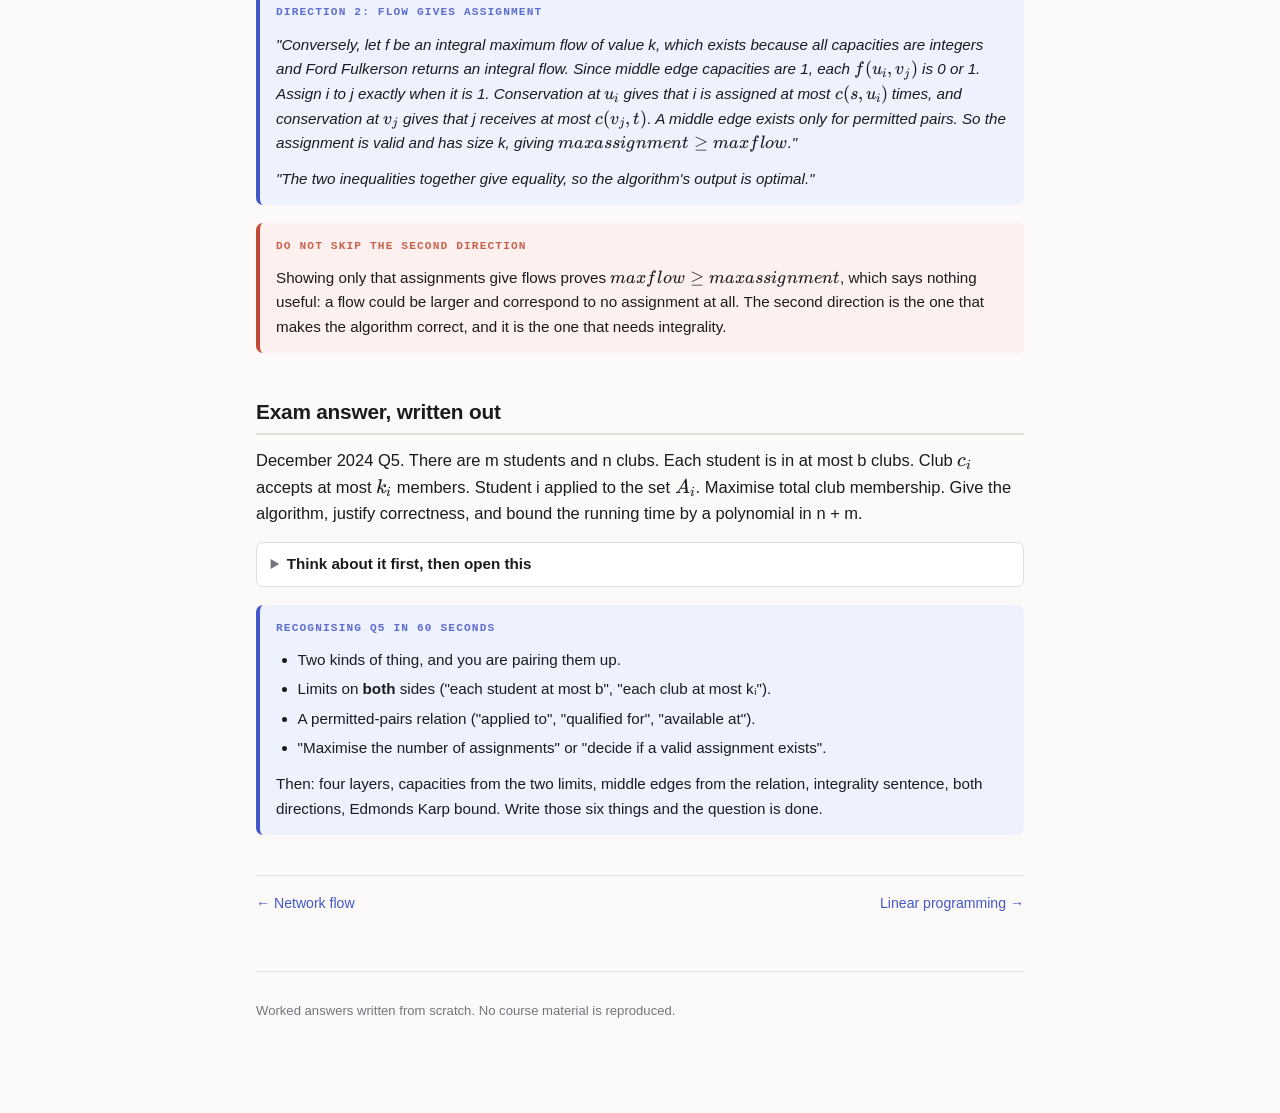
<file: flow-apps.html>
<!doctype html>
<html lang="en">
<head>
<meta charset="utf-8">
<meta name="viewport" content="width=device-width, initial-scale=1">
<title>Flow Applications</title>
<link rel="stylesheet" href="style.css">
<link rel="stylesheet" href="katex/katex.min.css">
</head>
<body>

<header class="top">
  <div class="wrap">
    <a class="backlink" href="index.html">&larr; CSC373 study guide</a>
    <p class="kicker">Unit 5 &middot; Exam question 5 &middot; 15 marks</p>
    <h1>Flow applications</h1>
    <p class="sub">A word problem about assigning things to things. The constraints become capacities, and there are only four places they can go.</p>
  </div>
</header>

<div class="wrap">

<div class="toc">
  <p>On this page</p>
  <ul>
    <li><a href="#match">Bipartite matching, built step by step</a></li>
    <li><a href="#pattern">The four layer pattern</a></li>
    <li><a href="#map">Mapping constraints onto edges</a></li>
    <li><a href="#seg">Image segmentation, where you want the cut and not the flow</a></li>
    <li><a href="#proof">The two direction correctness proof</a></li>
    <li><a href="#exam">Exam answer, written out</a></li>
  </ul>
</div>

<h2 id="match">Bipartite matching, built step by step</h2>

<p>A <b>bipartite graph</b> is $G = (A \cup B, E)$ where every edge has one endpoint in A and
one in B. A <b>matching</b> is a set of edges no two of which share an endpoint. The problem is to find
a matching of maximum size.</p>

<p>There is no obvious greedy or DP for this. The move is to turn it into a flow problem, which you
already know how to solve.</p>

<div class="anim">
  <h4>Turning a matching problem into a flow problem</h4>
  <p class="cap">Four steps to build the network, then read the matching off the middle layer.</p>
  <div class="stage"><svg id="bmSvg" viewBox="0 0 440 300" role="img" aria-label="Constructing a flow network for bipartite matching"></svg></div>
  <div class="ctrls">
    <button id="bmStep" class="primary">Step</button>
    <button id="bmReset">Reset</button>
  </div>
  <div class="readout" id="bmOut"></div>
</div>

<div class="box why">
  <span class="label">Why capacity 1 on the source edges is the matching condition</span>
  <p>The capacity of <code>(s, u)</code> is the number of times u is allowed to be used. Flow
  conservation then forces $f^{out}(u) = f^{in}(u) \le 1$, so at most one
  middle edge out of u carries flow. That is precisely "u is in at most one matched edge".</p>
  <p>The same argument at v, using the capacity of <code>(v, t)</code>, handles the other side. The two
  matching conditions are not enforced by anything clever, they are enforced by two numbers.</p>
</div>

<h2 id="pattern">The four layer pattern</h2>

<p>Nearly every Q5 is the same network with different numbers on it.</p>

<div class="box tpl">
  <span class="label">The template network</span>
  <pre><code>          cap = per-left limit      cap = 1        cap = per-right limit
    s  ------------------------&gt;  u&#7522;  --------&gt;  v&#11431;  ------------------------&gt;  t
       (one edge per left thing)  (one edge per   (one edge per right thing)
                                   allowed pair)</code></pre>
  <ul>
    <li><b>Left layer:</b> one vertex per thing being assigned (students, workers, TAs, roasters).</li>
    <li><b>Right layer:</b> one vertex per thing being assigned to (clubs, jobs, time slots, shops).</li>
    <li><b>Middle edges:</b> only for pairs the problem permits. This is where "no student can be
    assigned to a club they did not apply to" lives.</li>
    <li><b>Source edges:</b> carry the per left thing limit.</li>
    <li><b>Sink edges:</b> carry the per right thing limit.</li>
  </ul>
</div>

<h3>The two variations you have to know</h3>

<div class="box note">
  <span class="label">A global cap needs a fifth node</span>
  <p>If the problem says "exactly c time slots must be filled" or "at most k in total", the cap is not
  per left thing or per right thing, so it does not fit on any existing edge. Add a node
  <code>t'</code> just before t, route every sink edge into <code>t'</code>, and put a single edge
  <code>(t', t)</code> with capacity c. Every unit of flow is now forced through that one edge, so it
  alone enforces the global cap.</p>
  <p>Then check <code>f(t', t) = c</code> at the end. If the max flow is less than c, no valid
  assignment exists and you output that.</p>
</div>

<div class="box note">
  <span class="label">Capacity greater than 1 on a middle edge</span>
  <p>Capacity 1 on the middle means each pair can be used at most once, which is what "no club can be
  assigned a student twice" requires. If instead the problem measures a <b>quantity</b> (kilograms of
  coffee, hours of work), the middle capacity is whatever the pairwise limit is, or infinity if there
  is none. Read the sentence and put the number on the edge.</p>
</div>

<h2 id="map">Mapping constraints onto edges</h2>

<p>This is the actual exam skill: read a paragraph of English, and know which edge each sentence
becomes. Try it on the December 2024 clubs question.</p>

<div class="anim">
  <h4>Each constraint lives on exactly one edge</h4>
  <p class="cap">Tap a constraint to see where it is enforced in the network.</p>
  <div class="ctrls" style="margin-bottom:.7rem">
    <button data-cn="0" class="primary">"at most b clubs each"</button>
    <button data-cn="1">"club i takes k&#7522; members"</button>
    <button data-cn="2">"only clubs they applied to"</button>
    <button data-cn="3">"no student twice in a club"</button>
  </div>
  <div class="stage"><svg id="cnSvg" viewBox="0 0 440 250" role="img" aria-label="Which network edge enforces which constraint"></svg></div>
  <div class="readout" id="cnOut"></div>
</div>

<div class="box trap">
  <span class="label">If a constraint has nowhere to go, your network is wrong</span>
  <p>Work through the problem statement sentence by sentence and point at the edge that enforces each
  one. Any sentence with no edge is a constraint your network does not implement, and your correctness
  proof will be false. That check takes a minute and is the difference between 15 and 8 on this
  question.</p>
  <p>The reverse also holds: an edge with a capacity you cannot justify from a sentence is an
  invented constraint, and it may cut off valid assignments.</p>
</div>

<h2 id="seg">Image segmentation, where you want the cut and not the flow</h2>

<p>Every pixel u has a likelihood $a_{u}$ of being foreground and
$b_{u}$ of being background. Neighbouring pixels <code>(u,v)</code> have a separation
penalty $p_{u,v}$ charged when one goes foreground and the other background.
Partition the pixels into foreground A and background B maximising</p>

<pre><code>q(A,B) = &sum;<sub>u&isin;A</sub> a&#7512;  +  &sum;<sub>u&isin;B</sub> b&#7512;  -  &sum;<sub>(u,v) separated</sub> p&#7512;,&#7515;</code></pre>

<div class="box why">
  <span class="label">The trick: turn a maximisation into a minimisation</span>
  <p>The total $\sum _{u}(a_{u} + b_{u})$ is a constant, independent of
  how you partition. Subtract q from it and the maximisation becomes a minimisation of</p>
  <pre><code>q'(A,B) = &sum;<sub>u&isin;B</sub> a&#7512;  +  &sum;<sub>u&isin;A</sub> b&#7512;  +  &sum;<sub>(u,v) separated</sub> p&#7512;,&#7515;</code></pre>
  <p>Notice the a and b swapped sides and the penalty flipped sign. Now every term is a <b>cost paid for
  a separation</b>, which is exactly the shape of a cut capacity.</p>
</div>

<div class="box tpl">
  <span class="label">The network</span>
  <ul>
    <li><code>(s, u)</code> with capacity $a_{u}$, for every pixel u. Cut when u lands
    in B, charging $a_{u}$.</li>
    <li><code>(u, t)</code> with capacity $b_{u}$, for every pixel u. Cut when u lands
    in A, charging $b_{u}$.</li>
    <li><code>(u,v)</code> and <code>(v,u)</code> each with capacity $p_{u,v}$, for every
    neighbouring pair. Cut when u and v land on opposite sides.</li>
  </ul>
  <p>Then <code>c(A,B) = q'(A,B)</code> for every s-t cut, so a minimum cut is an optimal segmentation.
  Find it by computing a max flow and taking the vertices reachable from s in the residual.</p>
</div>

<div class="box why">
  <span class="label">The generalisable idea</span>
  <p>The source side of a cut becomes one label and the sink side the other, so an s-t cut <b>is</b> a
  binary labelling of the vertices. If your objective can be written as a sum of penalties, each charged
  when a specific pair gets different labels, then min cut solves it. That is why this trick shows up
  in project selection and survey design as well as segmentation.</p>
</div>

<h2 id="proof">The two direction correctness proof</h2>

<p>Both directions are required. Each is worth marks, and each is three or four sentences.</p>

<div class="box tpl">
  <span class="label">Direction 1: assignment gives flow</span>
  <p><i>"Let M be a valid assignment of size k. Define a flow f by putting 1 unit on
  $(u_{i}, v_{j})$ for each assigned pair, and setting
  $f(s, u_{i})$ to the number of assignments of i and $f(v_{j}, t)$ to
  the number of assignments to j. Conservation holds by construction. Capacities are respected because
  [each constraint of the problem, named]. Hence f is a valid flow of value k, so
  $max flow \ge max assignment$."</i></p>
</div>

<div class="box tpl">
  <span class="label">Direction 2: flow gives assignment</span>
  <p><i>"Conversely, let f be an integral maximum flow of value k, which exists because all capacities are
  integers and Ford Fulkerson returns an integral flow. Since middle edge capacities are 1, each
  $f(u_{i}, v_{j})$ is 0 or 1. Assign i to j exactly when it is 1. Conservation at
  $u_{i}$ gives that i is assigned at most $c(s, u_{i})$ times, and
  conservation at $v_{j}$ gives that j receives at most $c(v_{j}, t)$.
  A middle edge exists only for permitted pairs. So the assignment is valid and has size k, giving
  $max assignment \ge max flow$."</i></p>
  <p><i>"The two inequalities together give equality, so the algorithm's output is optimal."</i></p>
</div>

<div class="box trap">
  <span class="label">Do not skip the second direction</span>
  <p>Showing only that assignments give flows proves $max flow \ge max assignment$, which
  says nothing useful: a flow could be larger and correspond to no assignment at all. The second
  direction is the one that makes the algorithm correct, and it is the one that needs integrality.</p>
</div>

<h2 id="exam">Exam answer, written out</h2>

<p>December 2024 Q5. There are m students and n clubs. Each student is in at most b clubs. Club
$c_{i}$ accepts at most $k_{i}$ members. Student i applied to the set
$A_{i}$. Maximise total club membership. Give the algorithm, justify correctness, and
bound the running time by a polynomial in n + m.</p>

<details>
<summary>Think about it first, then open this</summary>

<p><b>The network.</b> Construct <code>G = (V, E)</code> where <code>V</code> consists of a source s, a
sink t, a vertex $u_{i}$ for each student $s_{i}$, and a vertex
$w_{j}$ for each club $c_{j}$. The edges are:</p>
<ul>
  <li>$(s, u_{i})$ with capacity <b>b</b>, for each $i \in [m]$;</li>
  <li>$(u_{i}, w_{j})$ with capacity <b>1</b>, for each i and each
  $c_{j} \in A_{i}$;</li>
  <li>$(w_{j}, t)$ with capacity <b>k<sub>j</sub></b>, for each $j \in [n]$.</li>
</ul>

<p><b>The algorithm.</b> Compute an integral maximum s-t flow f in G using Ford Fulkerson with the
shortest augmenting path rule. Then assign student i to club j exactly when
$f(u_{i}, w_{j}) = 1$. Output that assignment.</p>

<p><b>Correctness.</b></p>

<p><i>Every valid assignment of total size k yields a flow of value k.</i> Given such an assignment, put
1 unit on $(u_{i}, w_{j})$ for each assigned pair, set
$f(s, u_{i})$ to the number of clubs student i was assigned, and
$f(w_{j}, t)$ to the size of club j. Conservation holds at every
$u_{i}$ and $w_{j}$ by construction. The source edge capacity is
respected because each student is in at most b clubs; the middle edge capacities are respected because
a student is assigned to a club at most once, and edges exist only for clubs applied to; the sink edge
capacities are respected because club j takes at most $k_{j}$ members. The value of
this flow is $f^{out}(s)$, which equals the total number of assignments, that is, the
total membership k.</p>

<p><i>Every integral flow of value k yields a valid assignment of total size k.</i> All capacities are
integers, so Ford Fulkerson returns an integral flow, meaning each
$f(u_{i}, w_{j}) \in {0, 1}$. Take the assignment defined above. No student is
assigned to a club twice, since that edge carries at most 1. No student is assigned a club they did not
apply to, since no such edge exists. Student i is assigned
$f^{out}(u_{i}) = f^{in}(u_{i}) = f(s, u_{i}) \le b$ clubs.
Club j receives $f^{in}(w_{j}) = f(w_{j}, t) \le k_{j}$ students.
The total membership equals $\sum _{j} f(w_{j}, t) = f^{in}(t) = val(f) = k$.</p>

<p>The two directions give a bijection between valid assignments and integral flows that preserves size,
so maximising the flow maximises total membership.</p>

<p><b>Running time.</b> Let $L = \sum _{i}|A_{i}| \le mn$ be the total number of
applications. Then <code>|V| = m + n + 2</code> and <code>|E| = m + L + n</code>. Building the network
takes <code>O(m + n + L)</code>. Edmonds Karp runs in
$O(|E|^{2}|V|) = O((m + n + L)^{2}(m + n))$. Reading off the assignment takes
<code>O(|E|)</code>. The total is dominated by the flow computation and is polynomial in n + m, since
$L \le mn$.</p>

<div class="box why">
  <span class="label">The move to notice</span>
  <p>Every number in the problem statement ended up on exactly one edge, and no edge got a capacity
  that was not in the problem statement. When that is true, the correctness proof is nearly mechanical,
  because each capacity check in the proof is just quoting the sentence it came from.</p>
</div>
</details>

<div class="box tpl">
  <span class="label">Recognising Q5 in 60 seconds</span>
  <ul>
    <li>Two kinds of thing, and you are pairing them up.</li>
    <li>Limits on <b>both</b> sides ("each student at most b", "each club at most k&#7522;").</li>
    <li>A permitted-pairs relation ("applied to", "qualified for", "available at").</li>
    <li>"Maximise the number of assignments" or "decide if a valid assignment exists".</li>
  </ul>
  <p>Then: four layers, capacities from the two limits, middle edges from the relation, integrality
  sentence, both directions, Edmonds Karp bound. Write those six things and the question is done.</p>
</div>

<div class="pagenav">
  <a href="flow.html">&larr; Network flow</a>
  <a href="lp.html">Linear programming &rarr;</a>
</div>

<footer class="bot">
  <p>Worked answers written from scratch. No course material is reproduced.</p>
</footer>

</div>

<script>
var NSG = 'http://www.w3.org/2000/svg';
function mk(n, a) { var e = document.createElementNS(NSG, n); for (var k in a) e.setAttribute(k, a[k]); return e; }
function clr(s) { while (s.firstChild) s.removeChild(s.firstChild); }

function arrowTo(x1, y1, x2, y2, col, w, r1, r2) {
  var g = mk('g', {});
  var dx = x2 - x1, dy = y2 - y1, L = Math.sqrt(dx * dx + dy * dy) || 1;
  var ux = dx / L, uy = dy / L;
  var ax = x1 + ux * (r1 || 0), ay = y1 + uy * (r1 || 0);
  var bx = x2 - ux * (r2 || 0), by = y2 - uy * (r2 || 0);
  g.appendChild(mk('line', { x1: ax, y1: ay, x2: bx, y2: by, stroke: col, 'stroke-width': w }));
  var px = -uy, py = ux, h = 6.5, s = 4;
  g.appendChild(mk('path', {
    d: 'M ' + bx + ' ' + by + ' L ' + (bx - ux * h + px * s) + ' ' + (by - uy * h + py * s) +
       ' L ' + (bx - ux * h - px * s) + ' ' + (by - uy * h - py * s) + ' Z', fill: col
  }));
  return g;
}

function circ(x, y, label, fill, stroke, r) {
  var g = mk('g', {});
  g.appendChild(mk('circle', { cx: x, cy: y, r: r || 13, fill: fill, stroke: stroke, 'stroke-width': 1.7 }));
  var t = mk('text', { x: x, y: y + 4, 'text-anchor': 'middle', class: 'svg-lbl-b',
    fill: fill === 'var(--bg2)' ? 'var(--ink)' : '#fff' });
  t.textContent = label;
  g.appendChild(t);
  return g;
}

/* ---------------- bipartite matching construction ---------------- */
(function () {
  var svg = document.getElementById('bmSvg');
  if (!svg) return;
  var out = document.getElementById('bmOut');

  var LEFT = [['a', 60], ['b', 118], ['c', 176], ['d', 234]];
  var RIGHT = [['A', 60], ['B', 118], ['C', 176], ['D', 234]];
  var PAIRS = [[0, 1], [0, 0], [1, 0], [2, 2], [2, 1], [3, 3], [3, 2]];
  var MATCH = [[0, 1], [1, 0], [2, 2], [3, 3]];
  var LX = 165, RX = 285, SX = 45, TX = 405;

  var stage = 0;
  var STAGES = [
    'The bipartite graph as given. Edges are undirected, and we want the largest set of edges sharing no endpoint. Press Step.',
    'Add a source <b>s</b> joined to every left vertex, and a sink <b>t</b> joined from every right vertex.',
    '<b>Direct every original edge from left to right.</b> The graph is now a proper flow network with a single source and sink.',
    'Set <b>every capacity to 1</b>. The source edges limit each left vertex to one use, the sink edges do the same on the right, and the middle edges stop a pair being used twice.',
    'Run Ford Fulkerson. Each unit of flow traces a path <b>s → u → v → t</b>, and its middle edge is a matched pair. <b>The matching is the set of middle edges carrying flow</b>, here of size 4.'
  ];

  function draw() {
    clr(svg);
    var showST = stage >= 1, directed = stage >= 2, caps = stage >= 3, flowing = stage >= 4;

    var ttl = mk('text', { x: 8, y: 16, class: 'svg-lbl-b' });
    ttl.textContent = ['step 1: the input', 'step 2: add s and t', 'step 3: orient the edges',
                       'step 4: capacities', 'step 5: max flow = max matching'][stage];
    svg.appendChild(ttl);

    // middle edges
    PAIRS.forEach(function (p) {
      var y1 = LEFT[p[0]][1], y2 = RIGHT[p[1]][1];
      var inM = flowing && MATCH.some(function (m) { return m[0] === p[0] && m[1] === p[1]; });
      var col = inM ? 'var(--fa)' : 'var(--line2)';
      var w = inM ? 3 : 1.7;
      if (directed) svg.appendChild(arrowTo(LX, y1, RX, y2, col, w, 13, 13));
      else svg.appendChild(mk('line', { x1: LX + 13, y1: y1, x2: RX - 13, y2: y2, stroke: col, 'stroke-width': w }));
      if (caps) {
        var t = mk('text', { x: (LX + RX) / 2, y: (y1 + y2) / 2 - 3, 'text-anchor': 'middle', class: 'svg-lbl' });
        t.textContent = '1';
        svg.appendChild(t);
      }
    });

    if (showST) {
      LEFT.forEach(function (l) {
        svg.appendChild(arrowTo(SX, 147, LX, l[1], flowing ? 'var(--fa)' : 'var(--line2)', flowing ? 2.6 : 1.7, 13, 13));
      });
      RIGHT.forEach(function (r) {
        svg.appendChild(arrowTo(RX, r[1], TX, 147, flowing ? 'var(--fa)' : 'var(--line2)', flowing ? 2.6 : 1.7, 13, 13));
      });
      if (caps) {
        var c1 = mk('text', { x: 100, y: 100, class: 'svg-lbl' }); c1.textContent = 'all cap 1';
        svg.appendChild(c1);
        var c2 = mk('text', { x: 330, y: 100, class: 'svg-lbl' }); c2.textContent = 'all cap 1';
        svg.appendChild(c2);
      }
      svg.appendChild(circ(SX, 147, 's', 'var(--fl)', 'var(--fl)'));
      svg.appendChild(circ(TX, 147, 't', 'var(--fl)', 'var(--fl)'));
    }

    LEFT.forEach(function (l) { svg.appendChild(circ(LX, l[1], l[0], 'var(--bg2)', 'var(--ink2)')); });
    RIGHT.forEach(function (r) { svg.appendChild(circ(RX, r[1], r[0], 'var(--bg2)', 'var(--ink2)')); });

    if (flowing) {
      var mt = mk('text', { x: 8, y: 286, class: 'svg-lbl-b', fill: 'var(--fa)' });
      mt.textContent = 'M = {(a,B), (b,A), (c,C), (d,D)},  |M| = 4 = val(f)';
      svg.appendChild(mt);
    }

    out.innerHTML = STAGES[stage];
  }

  document.getElementById('bmStep').addEventListener('click', function () {
    stage = Math.min(stage + 1, STAGES.length - 1); draw();
  });
  document.getElementById('bmReset').addEventListener('click', function () { stage = 0; draw(); });
  draw();
})();

/* ---------------- constraint to edge map ---------------- */
(function () {
  var svg = document.getElementById('cnSvg');
  if (!svg) return;
  var out = document.getElementById('cnOut');

  var SY = [58, 108, 158], CY = [58, 108, 158];
  var SX = 40, UX = 160, WX = 290, TX = 400;
  var LINKS = [[0, 0], [0, 1], [1, 1], [1, 2], [2, 0], [2, 2]];
  var cur = 0;

  var INFO = [
    { where: 'source', msg: '<b>"Each student can be a member of at most b clubs."</b> This is a limit on how much a single student can do, so it belongs on the edge that all of that student’s flow must pass through: $(s, u_{i})$ with capacity <b>b</b>. Conservation at u&#7522; then forces the total assignments of student i to be at most b.' },
    { where: 'sink',   msg: '<b>"Club c&#7522; can accept no more than k&#7522; members."</b> A limit on a single club, so it goes on the one edge every unit reaching that club must leave by: $(w_{j}, t)$ with capacity <b>k&#11431;</b>.' },
    { where: 'mid',    msg: '<b>"No student can be assigned to a club they did not apply to."</b> This one is not a capacity at all. It is enforced by <b>which middle edges exist</b>: draw $(u_{i}, w_{j})$ only when club j is in A&#7522;. A missing edge is an absolute prohibition, which is stronger than any finite capacity.' },
    { where: 'midcap', msg: '<b>"No club can be assigned a student twice."</b> A limit on one specific pair, so it is the capacity of the middle edge: $(u_{i}, w_{j})$ with capacity <b>1</b>. Note this is a different sentence from the previous one: that decided whether the edge exists, this decides its capacity.' }
  ];

  function draw() {
    clr(svg);
    var info = INFO[cur];

    var lbl1 = mk('text', { x: UX, y: 30, class: 'svg-lbl', 'text-anchor': 'middle' });
    lbl1.textContent = 'students';
    svg.appendChild(lbl1);
    var lbl2 = mk('text', { x: WX, y: 30, class: 'svg-lbl', 'text-anchor': 'middle' });
    lbl2.textContent = 'clubs';
    svg.appendChild(lbl2);

    SY.forEach(function (y) {
      var hot = info.where === 'source';
      svg.appendChild(arrowTo(SX, 108, UX, y, hot ? 'var(--fa)' : 'var(--line2)', hot ? 3 : 1.6, 13, 13));
    });
    if (info.where === 'source') {
      var t = mk('text', { x: 96, y: 48, class: 'svg-lbl-b', fill: 'var(--fa)' });
      t.textContent = 'cap b';
      svg.appendChild(t);
    }

    LINKS.forEach(function (l) {
      var hot = info.where === 'mid' || info.where === 'midcap';
      svg.appendChild(arrowTo(UX, SY[l[0]], WX, CY[l[1]], hot ? 'var(--fa)' : 'var(--line2)', hot ? 3 : 1.6, 13, 13));
    });
    if (info.where === 'midcap') {
      var t2 = mk('text', { x: 225, y: 40, class: 'svg-lbl-b', 'text-anchor': 'middle', fill: 'var(--fa)' });
      t2.textContent = 'cap 1';
      svg.appendChild(t2);
    }
    if (info.where === 'mid') {
      // show a missing pair as a ghost
      svg.appendChild(mk('line', {
        x1: UX + 13, y1: SY[0], x2: WX - 13, y2: CY[2],
        stroke: 'var(--trap-line)', 'stroke-width': 1.6, 'stroke-dasharray': '4 4', opacity: .7
      }));
      var t3 = mk('text', { x: 225, y: 200, class: 'svg-lbl-b', 'text-anchor': 'middle', fill: 'var(--trap-line)' });
      t3.textContent = 'not applied  →  no edge at all';
      svg.appendChild(t3);
    }

    CY.forEach(function (y) {
      var hot = info.where === 'sink';
      svg.appendChild(arrowTo(WX, y, TX, 108, hot ? 'var(--fa)' : 'var(--line2)', hot ? 3 : 1.6, 13, 13));
    });
    if (info.where === 'sink') {
      var t4 = mk('text', { x: 352, y: 48, class: 'svg-lbl-b', fill: 'var(--fa)' });
      t4.textContent = 'cap kⱼ';
      svg.appendChild(t4);
    }

    svg.appendChild(circ(SX, 108, 's', 'var(--fl)', 'var(--fl)'));
    svg.appendChild(circ(TX, 108, 't', 'var(--fl)', 'var(--fl)'));
    SY.forEach(function (y, i) { svg.appendChild(circ(UX, y, 'u' + (i + 1), 'var(--bg2)', 'var(--ink2)')); });
    CY.forEach(function (y, i) { svg.appendChild(circ(WX, y, 'w' + (i + 1), 'var(--bg2)', 'var(--ink2)')); });

    out.innerHTML = info.msg;
  }

  Array.prototype.forEach.call(document.querySelectorAll('[data-cn]'), function (b) {
    b.addEventListener('click', function () {
      cur = +this.getAttribute('data-cn');
      Array.prototype.forEach.call(document.querySelectorAll('[data-cn]'), function (x) { x.className = ''; });
      this.className = 'primary';
      draw();
    });
  });
  draw();
})();
</script>

<script defer src="katex/katex.min.js"></script>
<script defer src="katex/auto-render.min.js"></script>
<script>
// Render math after the DOM is up. Deferred scripts run before DOMContentLoaded,
// so katex and renderMathInElement are both defined by the time this fires.
document.addEventListener('DOMContentLoaded', function () {
  renderMathInElement(document.body, {
    delimiters: [
      { left: '$$', right: '$$', display: true },
      { left: '$',  right: '$',  display: false }
    ],
    // pseudocode stays monospace, it is code and not maths
    ignoredTags: ['script', 'noscript', 'style', 'textarea', 'pre', 'code', 'option'],
    throwOnError: false
  });
});
</script>
</body>
</html>
</file>
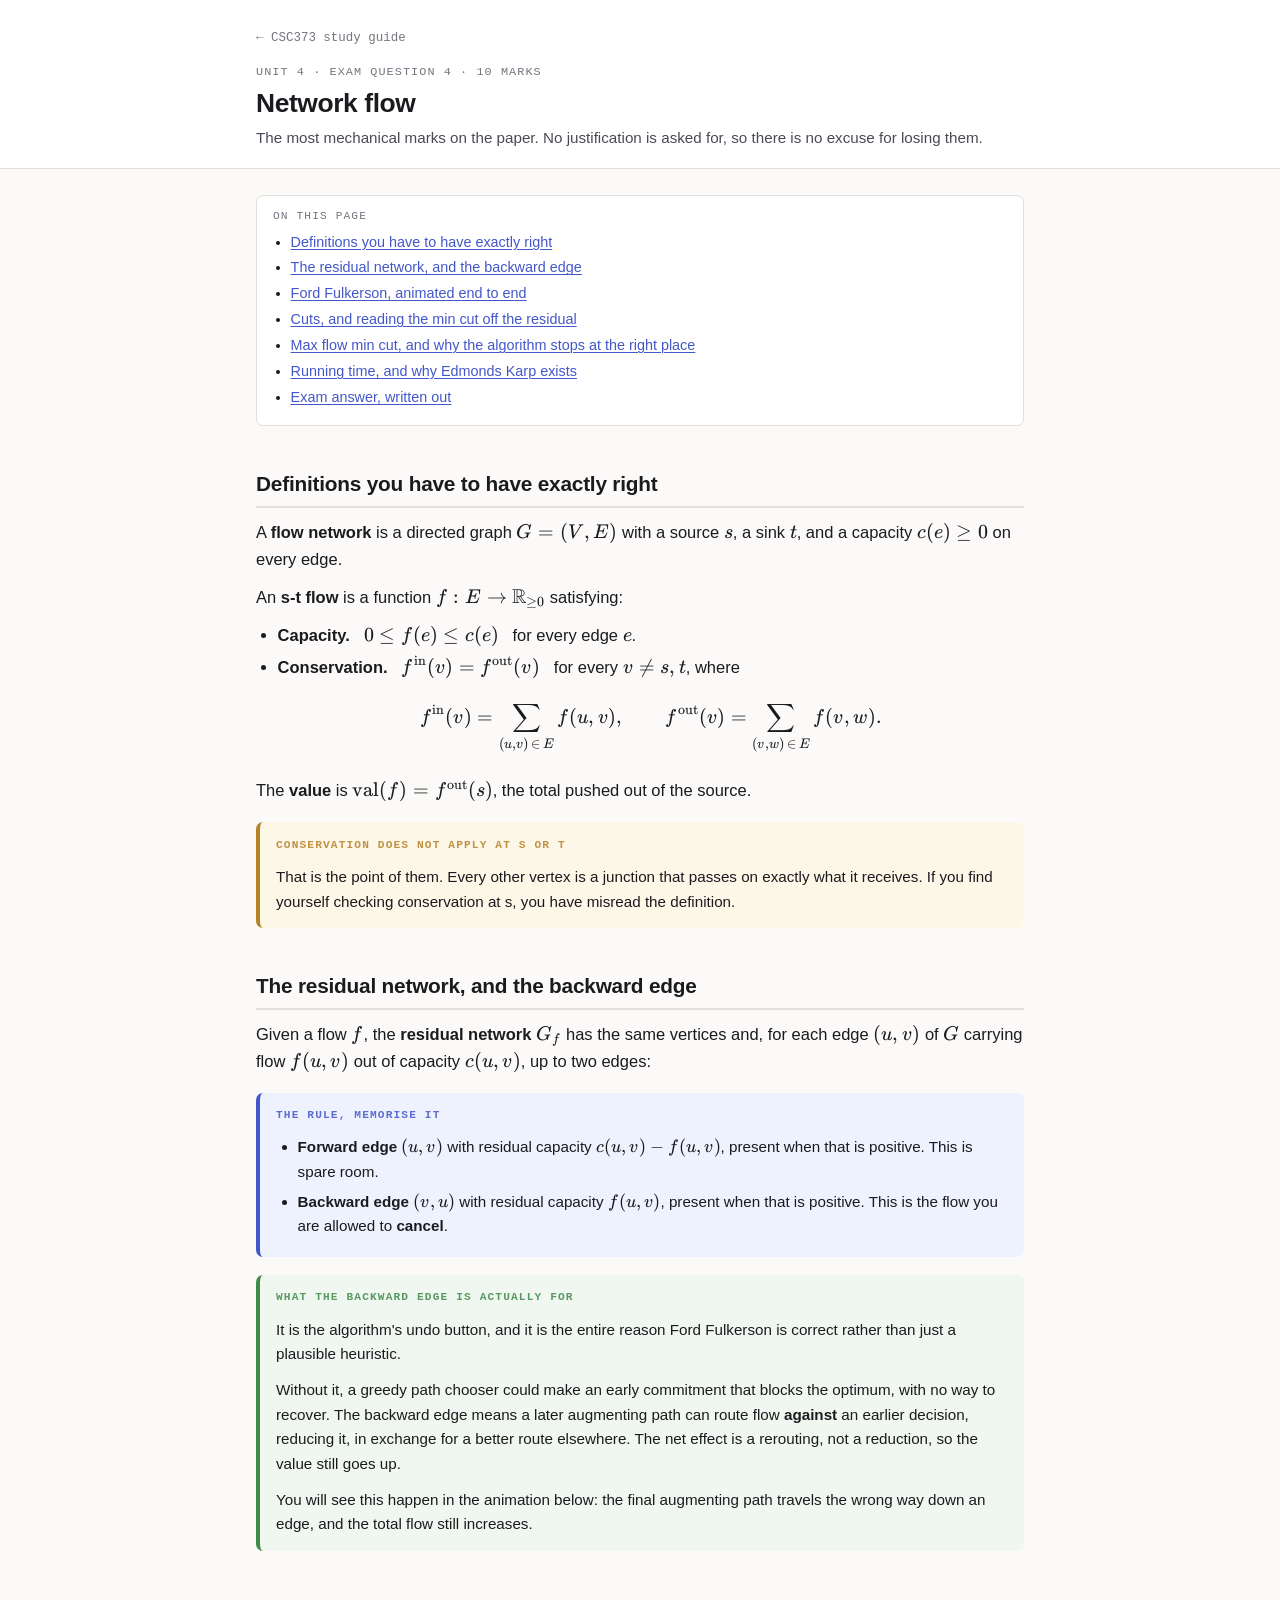
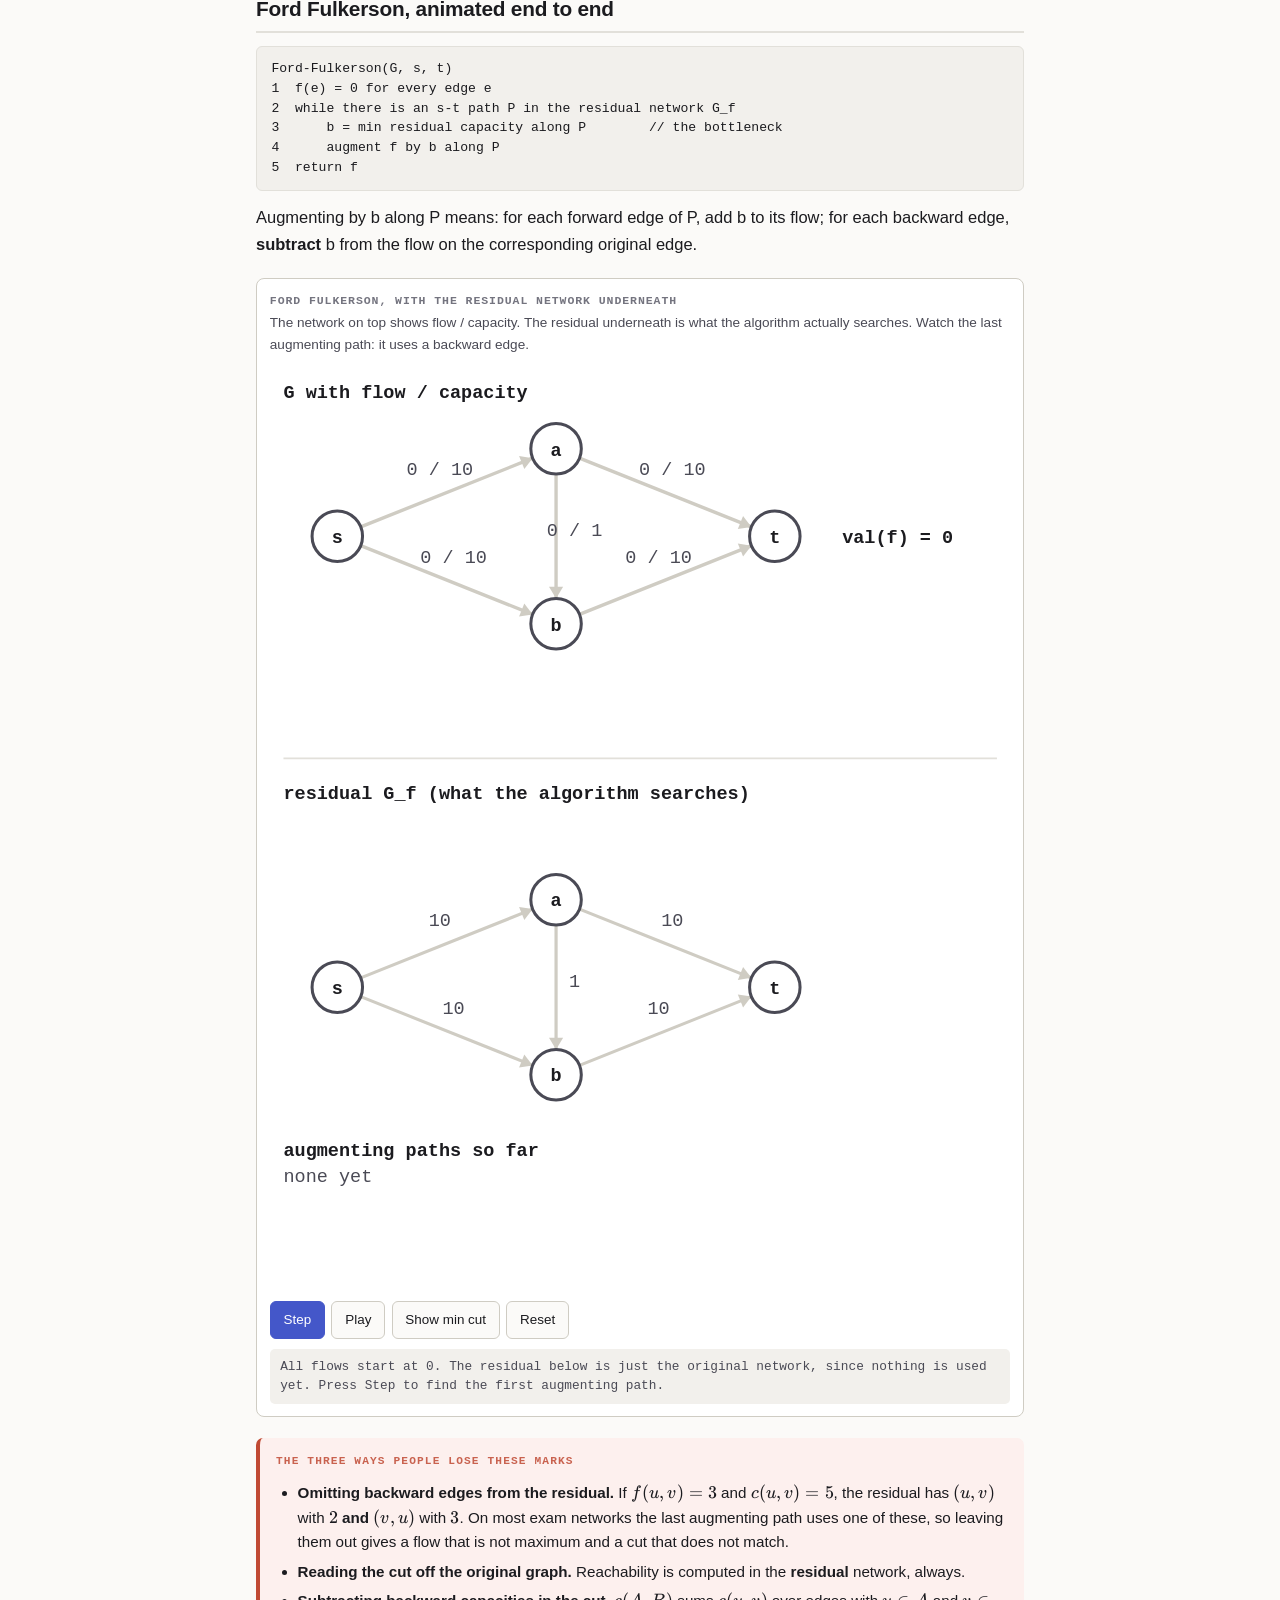
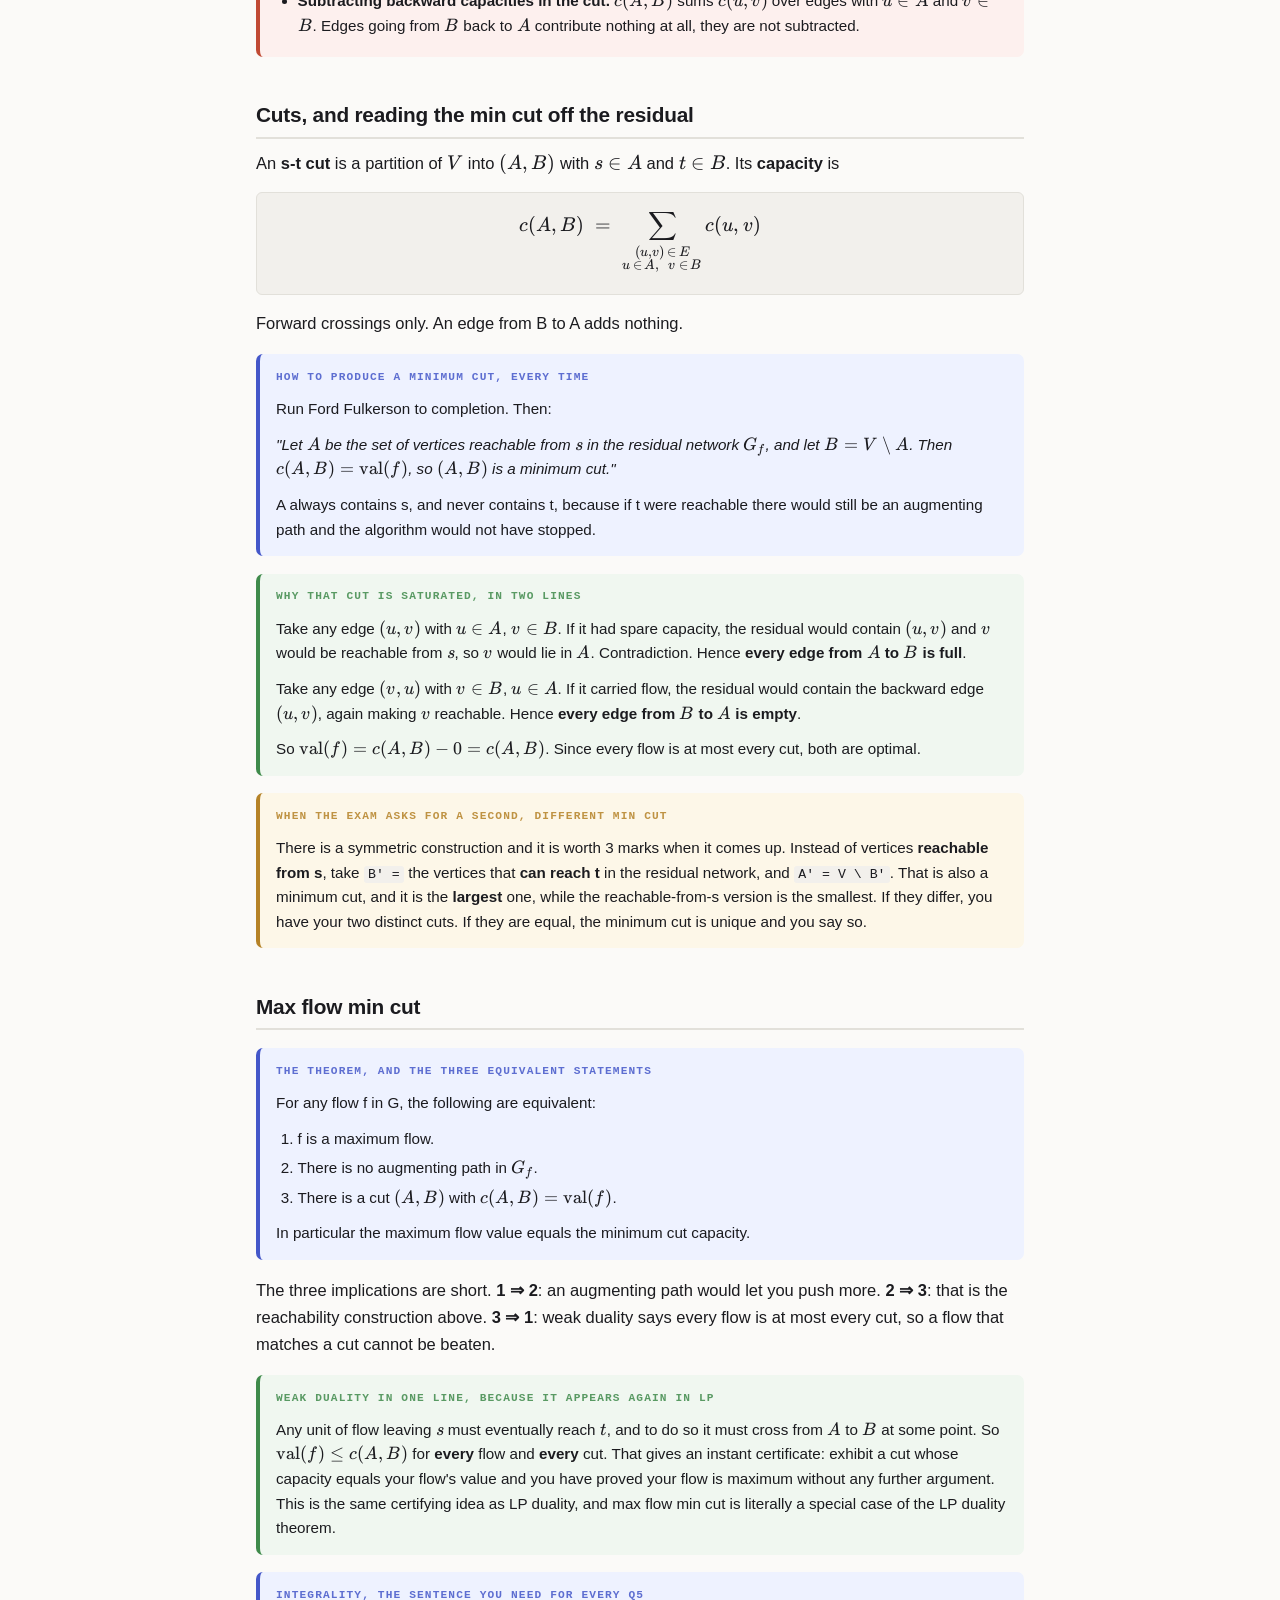
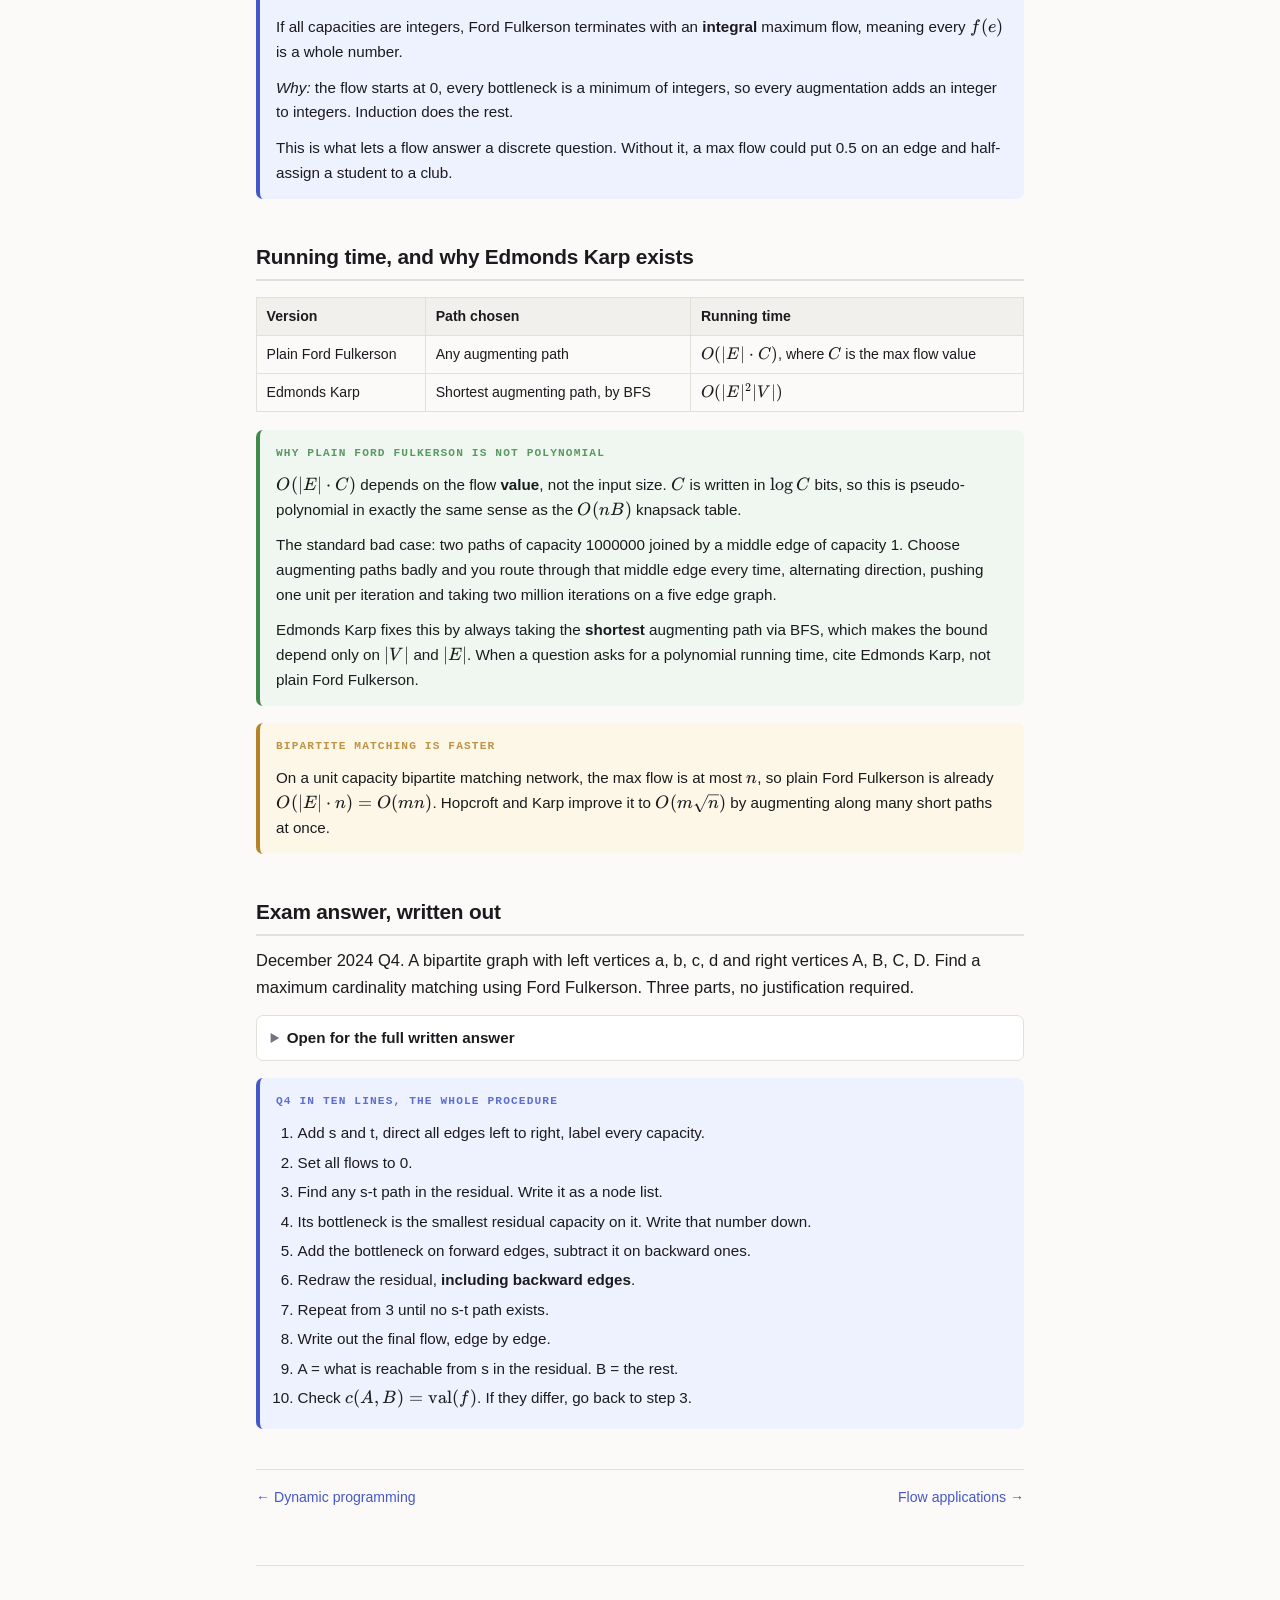
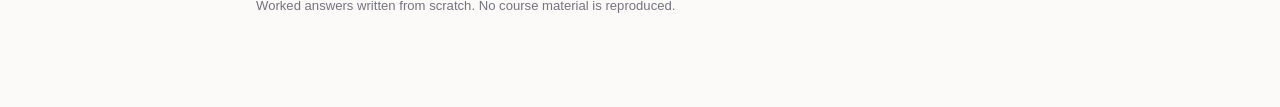
<file: flow.html>
<!doctype html>
<html lang="en">
<head>
<meta charset="utf-8">
<meta name="viewport" content="width=device-width, initial-scale=1">
<title>Network Flow</title>
<link rel="stylesheet" href="style.css">
<link rel="stylesheet" href="katex/katex.min.css">
</head>
<body>

<header class="top">
  <div class="wrap">
    <a class="backlink" href="index.html">&larr; CSC373 study guide</a>
    <p class="kicker">Unit 4 &middot; Exam question 4 &middot; 10 marks</p>
    <h1>Network flow</h1>
    <p class="sub">The most mechanical marks on the paper. No justification is asked for, so there is no excuse for losing them.</p>
  </div>
</header>

<div class="wrap">

<div class="toc">
  <p>On this page</p>
  <ul>
    <li><a href="#defs">Definitions you have to have exactly right</a></li>
    <li><a href="#residual">The residual network, and the backward edge</a></li>
    <li><a href="#ff">Ford Fulkerson, animated end to end</a></li>
    <li><a href="#cut">Cuts, and reading the min cut off the residual</a></li>
    <li><a href="#mfmc">Max flow min cut, and why the algorithm stops at the right place</a></li>
    <li><a href="#time">Running time, and why Edmonds Karp exists</a></li>
    <li><a href="#exam">Exam answer, written out</a></li>
  </ul>
</div>

<h2 id="defs">Definitions you have to have exactly right</h2>

<p>A <b>flow network</b> is a directed graph $G = (V, E)$ with a source $s$, a sink $t$, and a
capacity $c(e) \ge 0$ on every edge.</p>

<p>An <b>s-t flow</b> is a function $f : E \to \mathbb{R}_{\ge 0}$ satisfying:</p>

<ul>
  <li><b>Capacity.</b> &nbsp; $0 \le f(e) \le c(e)$ &nbsp; for every edge $e$.</li>
  <li><b>Conservation.</b> &nbsp; $f^{\mathrm{in}}(v) = f^{\mathrm{out}}(v)$ &nbsp; for every
  $v \ne s, t$, where
  $$f^{\mathrm{in}}(v) = \sum_{(u,v)\,\in\,E} f(u,v),
    \qquad
    f^{\mathrm{out}}(v) = \sum_{(v,w)\,\in\,E} f(v,w).$$</li>
</ul>

<p>The <b>value</b> is $\operatorname{val}(f) = f^{\mathrm{out}}(s)$, the total pushed out of the source.</p>

<div class="box note">
  <span class="label">Conservation does not apply at s or t</span>
  <p>That is the point of them. Every other vertex is a junction that passes on exactly what it
  receives. If you find yourself checking conservation at s, you have misread the definition.</p>
</div>

<h2 id="residual">The residual network, and the backward edge</h2>

<p>Given a flow $f$, the <b>residual network</b> $G_f$ has the same vertices and, for each edge
$(u,v)$ of $G$ carrying flow $f(u,v)$ out of capacity $c(u,v)$, up to two edges:</p>

<div class="box tpl">
  <span class="label">The rule, memorise it</span>
  <ul>
    <li><b>Forward edge</b> $(u,v)$ with residual capacity $c(u,v) - f(u,v)$, present when that is
    positive. This is spare room.</li>
    <li><b>Backward edge</b> $(v,u)$ with residual capacity $f(u,v)$, present when that is positive.
    This is the flow you are allowed to <b>cancel</b>.</li>
  </ul>
</div>

<div class="box why">
  <span class="label">What the backward edge is actually for</span>
  <p>It is the algorithm's undo button, and it is the entire reason Ford Fulkerson is correct rather
  than just a plausible heuristic.</p>
  <p>Without it, a greedy path chooser could make an early commitment that blocks the optimum, with no
  way to recover. The backward edge means a later augmenting path can route flow <b>against</b> an
  earlier decision, reducing it, in exchange for a better route elsewhere. The net effect is a
  rerouting, not a reduction, so the value still goes up.</p>
  <p>You will see this happen in the animation below: the final augmenting path travels the wrong way
  down an edge, and the total flow still increases.</p>
</div>

<h2 id="ff">Ford Fulkerson, animated end to end</h2>

<pre><code>Ford-Fulkerson(G, s, t)
1  f(e) = 0 for every edge e
2  while there is an s-t path P in the residual network G_f
3      b = min residual capacity along P        // the bottleneck
4      augment f by b along P
5  return f</code></pre>

<p>Augmenting by b along P means: for each forward edge of P, add b to its flow; for each backward
edge, <b>subtract</b> b from the flow on the corresponding original edge.</p>

<div class="anim">
  <h4>Ford Fulkerson, with the residual network underneath</h4>
  <p class="cap">The network on top shows flow / capacity. The residual underneath is what the algorithm
  actually searches. Watch the last augmenting path: it uses a backward edge.</p>
  <div class="stage"><svg id="ffSvg" viewBox="0 0 440 548" role="img" aria-label="Ford Fulkerson algorithm running on a small network"></svg></div>
  <div class="ctrls">
    <button id="ffStep" class="primary">Step</button>
    <button id="ffPlay">Play</button>
    <button id="ffCut">Show min cut</button>
    <button id="ffReset">Reset</button>
  </div>
  <div class="readout" id="ffOut"></div>
</div>

<div class="box trap">
  <span class="label">The three ways people lose these marks</span>
  <ul>
    <li><b>Omitting backward edges from the residual.</b> If $f(u,v) = 3$ and $c(u,v) = 5$, the
    residual has $(u,v)$ with $2$ <b>and</b> $(v,u)$ with $3$. On most exam networks the last augmenting path uses one of these, so leaving them out gives
    a flow that is not maximum and a cut that does not match.</li>
    <li><b>Reading the cut off the original graph.</b> Reachability is computed in the <b>residual</b>
    network, always.</li>
    <li><b>Subtracting backward capacities in the cut.</b> $c(A,B)$ sums $c(u,v)$ over edges with
    $u \in A$ and $v \in B$. Edges going from $B$ back to $A$ contribute nothing at all, they are not
    subtracted.</li>
  </ul>
</div>

<h2 id="cut">Cuts, and reading the min cut off the residual</h2>

<p>An <b>s-t cut</b> is a partition of $V$ into $(A, B)$ with $s \in A$ and $t \in B$. Its
<b>capacity</b> is</p>

<div class="eq">
$$c(A,B) \;=\; \sum_{\substack{(u,v)\,\in\,E \\ u\,\in\,A,\;\; v\,\in\,B}} c(u,v)$$
</div>

<p>Forward crossings only. An edge from B to A adds nothing.</p>

<div class="box tpl">
  <span class="label">How to produce a minimum cut, every time</span>
  <p>Run Ford Fulkerson to completion. Then:</p>
  <p><i>"Let $A$ be the set of vertices reachable from $s$ in the residual network $G_f$, and let
  $B = V \setminus A$. Then $c(A,B) = \operatorname{val}(f)$, so $(A,B)$ is a minimum cut."</i></p>
  <p>A always contains s, and never contains t, because if t were reachable there would still be an
  augmenting path and the algorithm would not have stopped.</p>
</div>

<div class="box why">
  <span class="label">Why that cut is saturated, in two lines</span>
  <p>Take any edge $(u,v)$ with $u \in A$, $v \in B$. If it had spare capacity, the residual would
  contain $(u,v)$ and $v$ would be reachable from $s$, so $v$ would lie in $A$. Contradiction. Hence
  <b>every edge from $A$ to $B$ is full</b>.</p>
  <p>Take any edge $(v,u)$ with $v \in B$, $u \in A$. If it carried flow, the residual would contain
  the backward edge $(u,v)$, again making $v$ reachable. Hence <b>every edge from $B$ to $A$ is
  empty</b>.</p>
  <p>So $\operatorname{val}(f) = c(A,B) - 0 = c(A,B)$. Since every flow is at most every cut, both are
  optimal.</p>
</div>

<div class="box note">
  <span class="label">When the exam asks for a second, different min cut</span>
  <p>There is a symmetric construction and it is worth 3 marks when it comes up. Instead of vertices
  <b>reachable from s</b>, take <code>B' =</code> the vertices that <b>can reach t</b> in the residual
  network, and <code>A' = V \ B'</code>. That is also a minimum cut, and it is the <b>largest</b> one,
  while the reachable-from-s version is the smallest. If they differ, you have your two distinct cuts.
  If they are equal, the minimum cut is unique and you say so.</p>
</div>

<h2 id="mfmc">Max flow min cut</h2>

<div class="box tpl">
  <span class="label">The theorem, and the three equivalent statements</span>
  <p>For any flow f in G, the following are equivalent:</p>
  <ol>
    <li>f is a maximum flow.</li>
    <li>There is no augmenting path in $G_f$.</li>
    <li>There is a cut $(A,B)$ with $c(A,B) = \operatorname{val}(f)$.</li>
  </ol>
  <p>In particular the maximum flow value equals the minimum cut capacity.</p>
</div>

<p>The three implications are short. <b>1 &rArr; 2</b>: an augmenting path would let you push more.
<b>2 &rArr; 3</b>: that is the reachability construction above. <b>3 &rArr; 1</b>: weak duality says
every flow is at most every cut, so a flow that matches a cut cannot be beaten.</p>

<div class="box why">
  <span class="label">Weak duality in one line, because it appears again in LP</span>
  <p>Any unit of flow leaving $s$ must eventually reach $t$, and to do so it must cross from $A$ to
  $B$ at some point. So $\operatorname{val}(f) \le c(A,B)$ for <b>every</b> flow and <b>every</b> cut. That gives an
  instant certificate: exhibit a cut whose capacity equals your flow's value and you have proved your
  flow is maximum without any further argument. This is the same certifying idea as LP duality, and
  max flow min cut is literally a special case of the LP duality theorem.</p>
</div>

<div class="box tpl">
  <span class="label">Integrality, the sentence you need for every Q5</span>
  <p>If all capacities are integers, Ford Fulkerson terminates with an <b>integral</b> maximum flow,
  meaning every $f(e)$ is a whole number.</p>
  <p><i>Why:</i> the flow starts at 0, every bottleneck is a minimum of integers, so every augmentation
  adds an integer to integers. Induction does the rest.</p>
  <p>This is what lets a flow answer a discrete question. Without it, a max flow could put 0.5 on an
  edge and half-assign a student to a club.</p>
</div>

<h2 id="time">Running time, and why Edmonds Karp exists</h2>

<div class="scroll">
<table>
<thead><tr><th>Version</th><th>Path chosen</th><th>Running time</th></tr></thead>
<tbody>
<tr><td>Plain Ford Fulkerson</td><td>Any augmenting path</td><td>$O(|E| \cdot C)$, where $C$ is the max flow value</td></tr>
<tr><td>Edmonds Karp</td><td>Shortest augmenting path, by BFS</td><td>$O(|E|^{2}|V|)$</td></tr>
</tbody>
</table>
</div>

<div class="box why">
  <span class="label">Why plain Ford Fulkerson is not polynomial</span>
  <p>$O(|E| \cdot C)$ depends on the flow <b>value</b>, not the input size. $C$ is written in
  $\log C$ bits, so this is pseudo-polynomial in exactly the same sense as the $O(nB)$ knapsack
  table.</p>
  <p>The standard bad case: two paths of capacity 1000000 joined by a middle edge of capacity 1. Choose
  augmenting paths badly and you route through that middle edge every time, alternating direction,
  pushing one unit per iteration and taking two million iterations on a five edge graph.</p>
  <p>Edmonds Karp fixes this by always taking the <b>shortest</b> augmenting path via BFS, which makes
  the bound depend only on $|V|$ and $|E|$. When a question asks for a polynomial
  running time, cite Edmonds Karp, not plain Ford Fulkerson.</p>
</div>

<div class="box note">
  <span class="label">Bipartite matching is faster</span>
  <p>On a unit capacity bipartite matching network, the max flow is at most $n$, so plain Ford
  Fulkerson is already $O(|E| \cdot n) = O(mn)$. Hopcroft and Karp improve it to $O(m\sqrt{n})$ by
  augmenting along many short paths at once.</p>
</div>

<h2 id="exam">Exam answer, written out</h2>

<p>December 2024 Q4. A bipartite graph with left vertices a, b, c, d and right vertices A, B, C, D. Find
a maximum cardinality matching using Ford Fulkerson. Three parts, no justification required.</p>

<details>
<summary>Open for the full written answer</summary>

<p><b>(a) The network.</b> Build <code>G'</code> as follows. Vertices are a new source s, a new sink t,
and all of the original vertices. Edges are:</p>
<ul>
  <li><code>(s, x)</code> with capacity 1, for each left vertex x in {a, b, c, d};</li>
  <li><code>(x, Y)</code> with capacity 1, directed left to right, for each original edge;</li>
  <li><code>(Y, t)</code> with capacity 1, for each right vertex Y in {A, B, C, D}.</li>
</ul>
<p>All capacities are 1. Draw it and write the 1 on every edge, including the obvious ones. The marker
is checking that the capacities are labelled, not that they are surprising.</p>

<p><b>(b) Running the algorithm.</b> Give each augmenting path as a node list with its bottleneck:</p>
<pre><code>s, a, B, t   bottleneck 1
s, b, A, t   bottleneck 1
s, c, C, t   bottleneck 1
s, d, D, t   bottleneck 1</code></pre>
<p>Then the final flow: <code>f(s,a) = f(s,b) = f(s,c) = f(s,d) = 1</code>,
<code>f(a,B) = f(b,A) = f(c,C) = f(d,D) = 1</code>,
<code>f(A,t) = f(B,t) = f(C,t) = f(D,t) = 1</code>, and 0 on every other edge.</p>
<p>Then the matching, which is just the middle layer edges carrying flow:
<code>M = {(a,B), (b,A), (c,C), (d,D)}</code>, of size 4.</p>

<p><b>(c) A minimum cut.</b> If every left vertex is saturated, the residual has no edge leaving $s$,
so $A = \{s\}$ and $B$ is everything else, with capacity $4$, matching the flow value.</p>
<p>If the matching is smaller than the number of left vertices, then A is larger: it contains s, every
left vertex still reachable, and every right vertex reachable from those. Compute it by running one BFS
in the residual from s and listing what you reach.</p>

<div class="box why">
  <span class="label">The check that takes ten seconds and saves the question</span>
  <p>Add up the capacities of the edges crossing your cut from A to B. That number must equal your flow
  value. If it does not, either your flow is not maximum (you missed an augmenting path, probably one
  using a backward edge) or your cut is wrong. This check is free and it catches essentially every
  error in this question.</p>
</div>
</details>

<div class="box tpl">
  <span class="label">Q4 in ten lines, the whole procedure</span>
  <ol>
    <li>Add s and t, direct all edges left to right, label every capacity.</li>
    <li>Set all flows to 0.</li>
    <li>Find any s-t path in the residual. Write it as a node list.</li>
    <li>Its bottleneck is the smallest residual capacity on it. Write that number down.</li>
    <li>Add the bottleneck on forward edges, subtract it on backward ones.</li>
    <li>Redraw the residual, <b>including backward edges</b>.</li>
    <li>Repeat from 3 until no s-t path exists.</li>
    <li>Write out the final flow, edge by edge.</li>
    <li>A = what is reachable from s in the residual. B = the rest.</li>
    <li>Check $c(A,B) = \operatorname{val}(f)$. If they differ, go back to step 3.</li>
  </ol>
</div>

<div class="pagenav">
  <a href="dp.html">&larr; Dynamic programming</a>
  <a href="flow-apps.html">Flow applications &rarr;</a>
</div>

<footer class="bot">
  <p>Worked answers written from scratch. No course material is reproduced.</p>
</footer>

</div>

<script>
(function () {
  var svg = document.getElementById('ffSvg');
  if (!svg) return;
  var NS = 'http://www.w3.org/2000/svg';
  function el(n, a) { var e = document.createElementNS(NS, n); for (var k in a) e.setAttribute(k, a[k]); return e; }

  // Positions, top graph. Bottom graph is the same shifted by DY.
  var DY = 268;
  var POS = { s: [40, 100], a: [170, 48], b: [170, 152], t: [300, 100] };
  var EDGES = [
    { u: 's', v: 'a', c: 10 },
    { u: 's', v: 'b', c: 10 },
    { u: 'a', v: 'b', c: 1  },
    { u: 'a', v: 't', c: 10 },
    { u: 'b', v: 't', c: 10 }
  ];

  var flow, paths, path, bneck, done, showCut, cutA, log, timer = null;
  var out = document.getElementById('ffOut');

  function key(u, v) { return u + '>' + v; }

  function reset() {
    flow = {};
    EDGES.forEach(function (e) { flow[key(e.u, e.v)] = 0; });
    paths = []; path = null; bneck = 0; done = false; showCut = false; cutA = null;
    log = 'All flows start at 0. The residual below is just the original network, since nothing is used yet. Press Step to find the first augmenting path.';
    draw();
  }

  // residual adjacency: forward edges first (in edge order), then backward edges.
  // Paths are then found by DFS in that order, which is what you do by hand on paper.
  function residual() {
    var adj = {};
    Object.keys(POS).forEach(function (k) { adj[k] = []; });
    EDGES.forEach(function (e) {
      var f = flow[key(e.u, e.v)];
      if (e.c - f > 0) adj[e.u].push({ to: e.v, cap: e.c - f, u: e.u, v: e.v, back: false });
    });
    EDGES.forEach(function (e) {
      var f = flow[key(e.u, e.v)];
      if (f > 0) adj[e.v].push({ to: e.u, cap: f, u: e.u, v: e.v, back: true });
    });
    return adj;
  }

  function findPath() {
    var adj = residual(), seen = {}, arcs = [];
    function dfs(u) {
      if (u === 't') return true;
      seen[u] = 1;
      for (var i = 0; i < adj[u].length; i++) {
        var e = adj[u][i];
        if (seen[e.to]) continue;
        arcs.push({ from: u, e: e });
        if (dfs(e.to)) return true;
        arcs.pop();
      }
      return false;
    }
    return dfs('s') ? arcs : null;
  }

  function reachable() {
    var adj = residual(), q = ['s'], seen = { s: 1 };
    while (q.length) {
      var u = q.shift();
      adj[u].forEach(function (e) { if (!seen[e.to]) { seen[e.to] = 1; q.push(e.to); } });
    }
    return seen;
  }

  function val() {
    var v = 0;
    EDGES.forEach(function (e) { if (e.u === 's') v += flow[key(e.u, e.v)]; });
    return v;
  }

  function step() {
    if (done) return;
    if (path) {
      // apply the pending augmentation
      path.forEach(function (a) {
        var k = key(a.e.u, a.e.v);
        flow[k] += a.e.back ? -bneck : bneck;
      });
      paths.push({ nodes: pathNodes(path), b: bneck, usedBack: path.some(function (a) { return a.e.back; }) });
      path = null;
      log = 'Augmented by ' + bneck + '. Flow value is now <b>' + val() + '</b>. The residual below has been redrawn. Press Step to look for another path.';
      draw();
      return;
    }
    var p = findPath();
    if (!p) {
      done = true;
      log = '<b>No s-t path remains in the residual network, so the flow is maximum. val(f) = ' + val() +
            '.</b> Press Show min cut to read the cut off the residual.';
      draw();
      return;
    }
    path = p;
    bneck = Math.min.apply(null, p.map(function (a) { return a.e.cap; }));
    var hasBack = p.some(function (a) { return a.e.back; });
    log = 'Found the augmenting path <b>' + pathNodes(p).join(', ') + '</b> in the residual. ' +
          'The bottleneck is the smallest residual capacity on it, <b>' + bneck + '</b>. ' +
          (hasBack
            ? '<b>This path uses a backward edge</b> (drawn in red), so augmenting will <i>cancel</i> ' +
              bneck + ' unit of existing flow on that edge and reroute it. The total value still rises.'
            : 'All edges are forward, so this just fills spare capacity.') +
          ' Press Step to apply it.';
    draw();
  }

  function pathNodes(p) {
    var n = ['s'];
    p.forEach(function (a) { n.push(a.e.back ? a.e.u : a.e.v); });
    return n;
  }

  function arrow(x1, y1, x2, y2, col, w, dash) {
    var g = el('g', {});
    var dx = x2 - x1, dy = y2 - y1, L = Math.sqrt(dx * dx + dy * dy);
    var ux = dx / L, uy = dy / L, R = 15;
    var ax = x1 + ux * R, ay = y1 + uy * R, bx = x2 - ux * R, by = y2 - uy * R;
    g.appendChild(el('line', {
      x1: ax, y1: ay, x2: bx, y2: by, stroke: col, 'stroke-width': w,
      'stroke-dasharray': dash || ''
    }));
    var px = -uy, py = ux, h = 7, s = 4.2;
    g.appendChild(el('path', {
      d: 'M ' + bx + ' ' + by + ' L ' + (bx - ux * h + px * s) + ' ' + (by - uy * h + py * s) +
         ' L ' + (bx - ux * h - px * s) + ' ' + (by - uy * h - py * s) + ' Z',
      fill: col
    }));
    return g;
  }

  function node(k, dy, hi, dim) {
    var p = POS[k], g = el('g', {});
    g.appendChild(el('circle', {
      cx: p[0], cy: p[1] + dy, r: 15,
      fill: hi ? 'var(--fl)' : 'var(--bg2)',
      stroke: hi ? 'var(--fl)' : 'var(--ink2)', 'stroke-width': 1.8,
      opacity: dim ? .3 : 1
    }));
    var t = el('text', {
      x: p[0], y: p[1] + dy + 4, 'text-anchor': 'middle',
      class: 'svg-lbl-b', fill: hi ? '#fff' : 'var(--ink)', opacity: dim ? .3 : 1
    });
    t.textContent = k;
    g.appendChild(t);
    return g;
  }

  function mid(u, v, dy, off) {
    var a = POS[u], b = POS[v];
    var mx = (a[0] + b[0]) / 2, my = (a[1] + b[1]) / 2 + dy;
    var dx = b[0] - a[0], dyy = b[1] - a[1], L = Math.sqrt(dx * dx + dyy * dyy);
    return [mx + (-dyy / L) * (off || 0), my + (dx / L) * (off || 0)];
  }

  function draw() {
    while (svg.firstChild) svg.removeChild(svg.firstChild);

    var onPath = {};
    if (path) path.forEach(function (a) { onPath[key(a.e.u, a.e.v) + (a.e.back ? 'B' : 'F')] = a.e.cap; });

    /* ---- top: the flow network ---- */
    var h1 = el('text', { x: 8, y: 18, class: 'svg-lbl-b' });
    h1.textContent = 'G  with  flow / capacity';
    svg.appendChild(h1);

    EDGES.forEach(function (e) {
      var a = POS[e.u], b = POS[e.v];
      var f = flow[key(e.u, e.v)];
      var isPath = onPath[key(e.u, e.v) + 'F'] !== undefined;
      var isBack = onPath[key(e.u, e.v) + 'B'] !== undefined;
      var col = isPath ? 'var(--fl)' : (isBack ? 'var(--trap-line)' : (f > 0 ? 'var(--fa)' : 'var(--line2)'));
      svg.appendChild(arrow(a[0], a[1], b[0], b[1], col, isPath || isBack ? 3 : 2));
      var m = mid(e.u, e.v, 0, -11);
      var t = el('text', {
        x: m[0], y: m[1], 'text-anchor': 'middle',
        class: f > 0 ? 'svg-lbl-b' : 'svg-lbl',
        fill: f > 0 ? 'var(--fa)' : 'var(--ink2)'
      });
      t.textContent = f + ' / ' + e.c;
      svg.appendChild(t);
    });
    Object.keys(POS).forEach(function (k) {
      svg.appendChild(node(k, 0, showCut && cutA && cutA[k], false));
    });

    var vt = el('text', { x: 340, y: 104, class: 'svg-lbl-b' });
    vt.textContent = 'val(f) = ' + val();
    svg.appendChild(vt);

    /* ---- divider ---- */
    svg.appendChild(el('line', { x1: 8, y1: 232, x2: 432, y2: 232, stroke: 'var(--line)', 'stroke-width': 1 }));

    /* ---- bottom: the residual network ---- */
    var h2 = el('text', { x: 8, y: 256, class: 'svg-lbl-b' });
    h2.textContent = 'residual  G_f  (what the algorithm searches)';
    svg.appendChild(h2);

    EDGES.forEach(function (e) {
      var a = POS[e.u], b = POS[e.v], f = flow[key(e.u, e.v)];
      // forward residual
      if (e.c - f > 0) {
        var isP = onPath[key(e.u, e.v) + 'F'] !== undefined;
        svg.appendChild(arrow(a[0], a[1] + DY, b[0], b[1] + DY, isP ? 'var(--fl)' : 'var(--line2)', isP ? 3 : 1.9));
        var m = mid(e.u, e.v, DY, -11);
        var t = el('text', { x: m[0], y: m[1], 'text-anchor': 'middle', class: isP ? 'svg-lbl-b' : 'svg-lbl', fill: isP ? 'var(--fl)' : 'var(--ink2)' });
        t.textContent = (e.c - f) + '';
        svg.appendChild(t);
      }
      // backward residual
      if (f > 0) {
        var isB = onPath[key(e.u, e.v) + 'B'] !== undefined;
        svg.appendChild(arrow(b[0], b[1] + DY, a[0], a[1] + DY, isB ? 'var(--trap-line)' : 'var(--cx)', isB ? 3 : 1.9, isB ? '' : '4 3'));
        var m2 = mid(e.u, e.v, DY, 13);
        var t2 = el('text', { x: m2[0], y: m2[1], 'text-anchor': 'middle', class: isB ? 'svg-lbl-b' : 'svg-lbl', fill: isB ? 'var(--trap-line)' : 'var(--cx)' });
        t2.textContent = f + '';
        svg.appendChild(t2);
      }
    });

    if (showCut && cutA) {
      // draw the cut boundary as a dashed curve between A and B, top graph
      var xs = [];
      Object.keys(POS).forEach(function (k) { if (cutA[k]) xs.push(POS[k][0]); });
      var edge = Math.max.apply(null, xs) + 42;
      svg.appendChild(el('line', {
        x1: edge, y1: 20, x2: edge, y2: 222,
        stroke: 'var(--trap-line)', 'stroke-width': 2.4, 'stroke-dasharray': '7 4'
      }));
      var ta = el('text', { x: edge - 6, y: 208, class: 'svg-lbl-b', fill: 'var(--trap-line)', 'text-anchor': 'end' });
      ta.textContent = 'A';
      svg.appendChild(ta);
      var tb = el('text', { x: edge + 6, y: 208, class: 'svg-lbl-b', fill: 'var(--trap-line)' });
      tb.textContent = 'B';
      svg.appendChild(tb);
    }

    Object.keys(POS).forEach(function (k) {
      svg.appendChild(node(k, DY, showCut && cutA && cutA[k], false));
    });

    /* ---- path log ---- */
    var y = 468;
    var hl = el('text', { x: 8, y: y, class: 'svg-lbl-b' });
    hl.textContent = 'augmenting paths so far';
    svg.appendChild(hl);
    paths.forEach(function (p, i) {
      var t = el('text', { x: 8, y: y + 16 + i * 14, class: 'svg-lbl' });
      t.textContent = (i + 1) + '.  ' + p.nodes.join(', ') + '   bottleneck ' + p.b + (p.usedBack ? '   (uses a backward edge)' : '');
      svg.appendChild(t);
    });
    if (!paths.length) {
      var t = el('text', { x: 8, y: y + 16, class: 'svg-lbl' });
      t.textContent = 'none yet';
      svg.appendChild(t);
    }

    out.innerHTML = log;
  }

  document.getElementById('ffStep').addEventListener('click', function () {
    if (timer) { clearInterval(timer); timer = null; document.getElementById('ffPlay').textContent = 'Play'; }
    step();
  });
  document.getElementById('ffPlay').addEventListener('click', function () {
    var self = this;
    if (timer) { clearInterval(timer); timer = null; self.textContent = 'Play'; return; }
    self.textContent = 'Pause';
    timer = setInterval(function () {
      if (done) { clearInterval(timer); timer = null; self.textContent = 'Play'; return; }
      step();
    }, 1600);
  });
  document.getElementById('ffCut').addEventListener('click', function () {
    if (timer) { clearInterval(timer); timer = null; document.getElementById('ffPlay').textContent = 'Play'; }
    var guard = 0;
    while (!done && guard++ < 60) step();
    cutA = reachable();
    showCut = true;
    var A = Object.keys(POS).filter(function (k) { return cutA[k]; });
    var B = Object.keys(POS).filter(function (k) { return !cutA[k]; });
    var cap = 0, crossing = [];
    EDGES.forEach(function (e) {
      if (cutA[e.u] && !cutA[e.v]) { cap += e.c; crossing.push('(' + e.u + ',' + e.v + ')=' + e.c); }
    });
    log = '<b>A = {' + A.join(', ') + '}</b> is what is reachable from s in the residual. ' +
          '<b>B = {' + B.join(', ') + '}</b>. Edges crossing A to B: ' + crossing.join(' + ') +
          ', so <b>c(A,B) = ' + cap + ' = val(f)</b>. The flow is maximum and this cut is minimum. ' +
          'Note every A to B edge is full and every B to A edge is empty, which is exactly why the two numbers agree.';
    draw();
  });
  document.getElementById('ffReset').addEventListener('click', function () {
    if (timer) { clearInterval(timer); timer = null; document.getElementById('ffPlay').textContent = 'Play'; }
    reset();
  });

  reset();
})();
</script>

<script defer src="katex/katex.min.js"></script>
<script defer src="katex/auto-render.min.js"></script>
<script>
// Render math after the DOM is up. Deferred scripts run before DOMContentLoaded,
// so katex and renderMathInElement are both defined by the time this fires.
document.addEventListener('DOMContentLoaded', function () {
  renderMathInElement(document.body, {
    delimiters: [
      { left: '$$', right: '$$', display: true },
      { left: '$',  right: '$',  display: false }
    ],
    // pseudocode stays monospace, it is code and not maths
    ignoredTags: ['script', 'noscript', 'style', 'textarea', 'pre', 'code', 'option'],
    throwOnError: false
  });
});
</script>
</body>
</html>
</file>
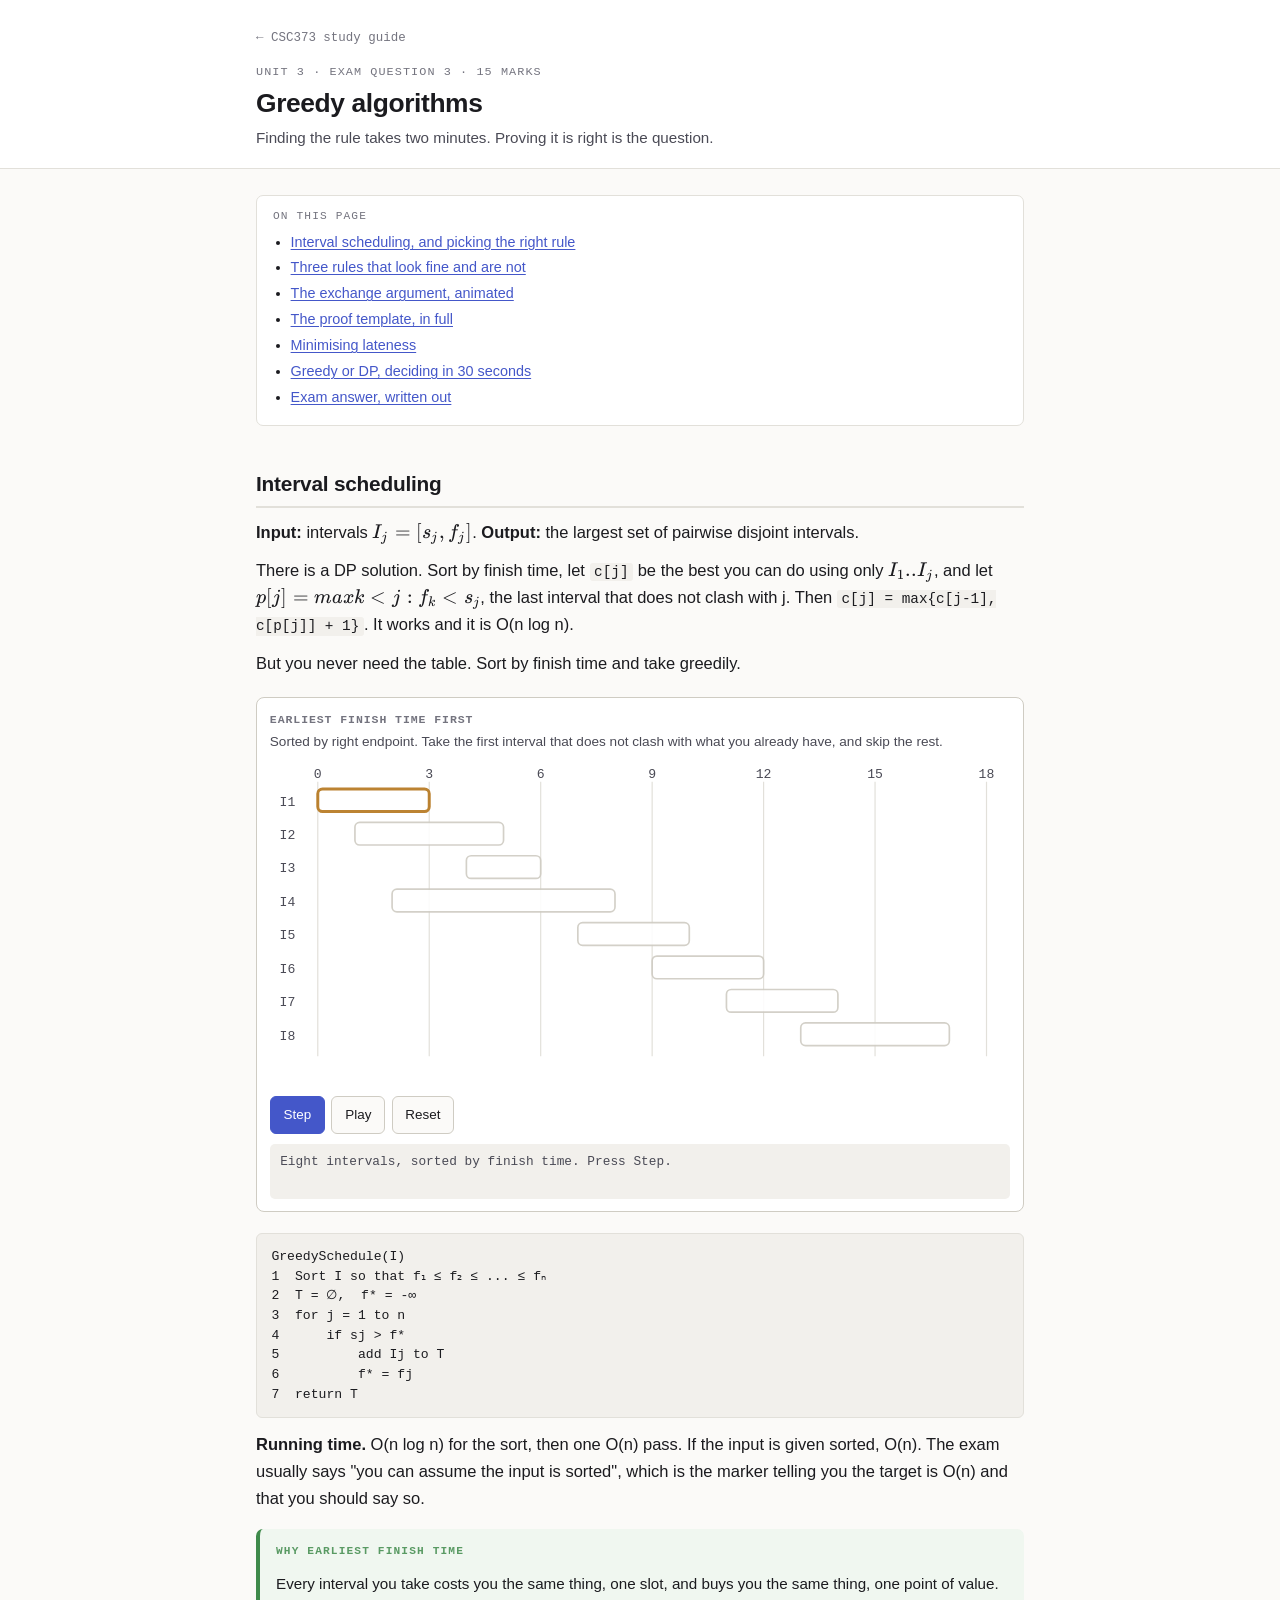
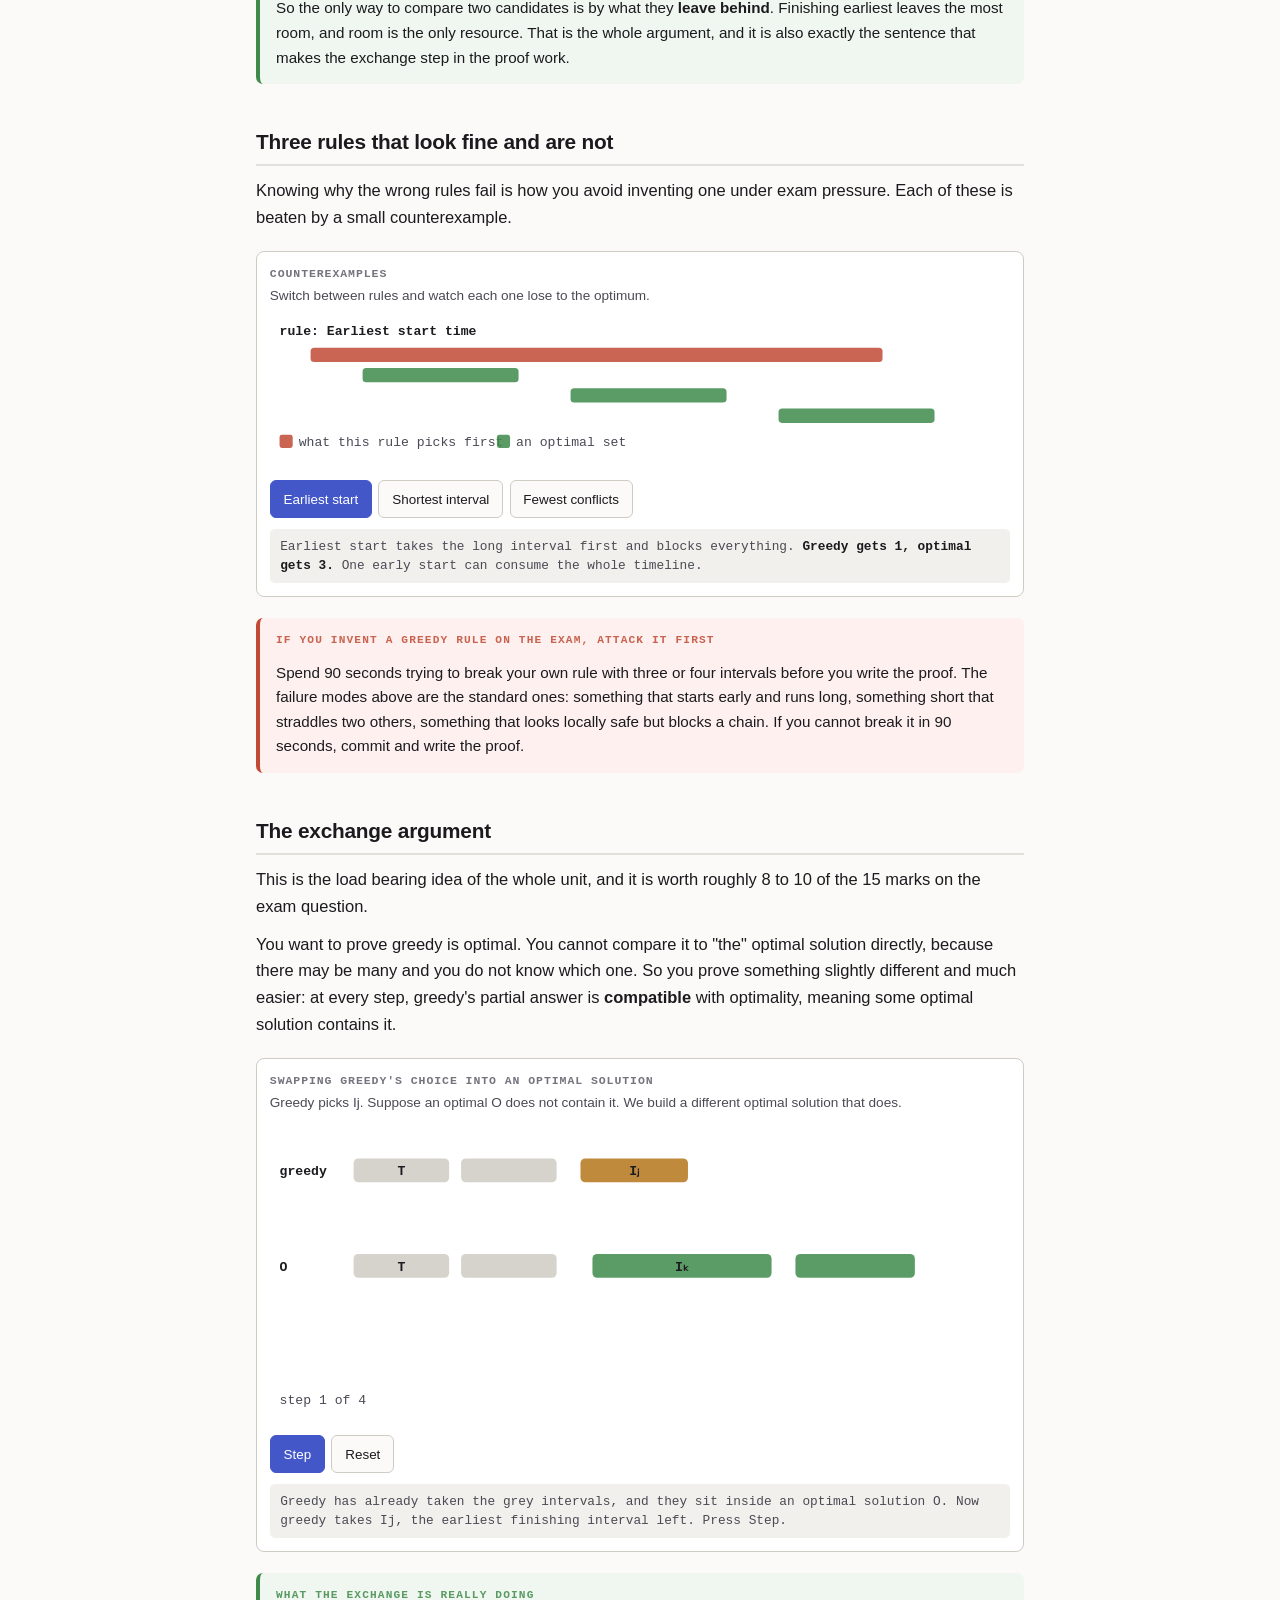
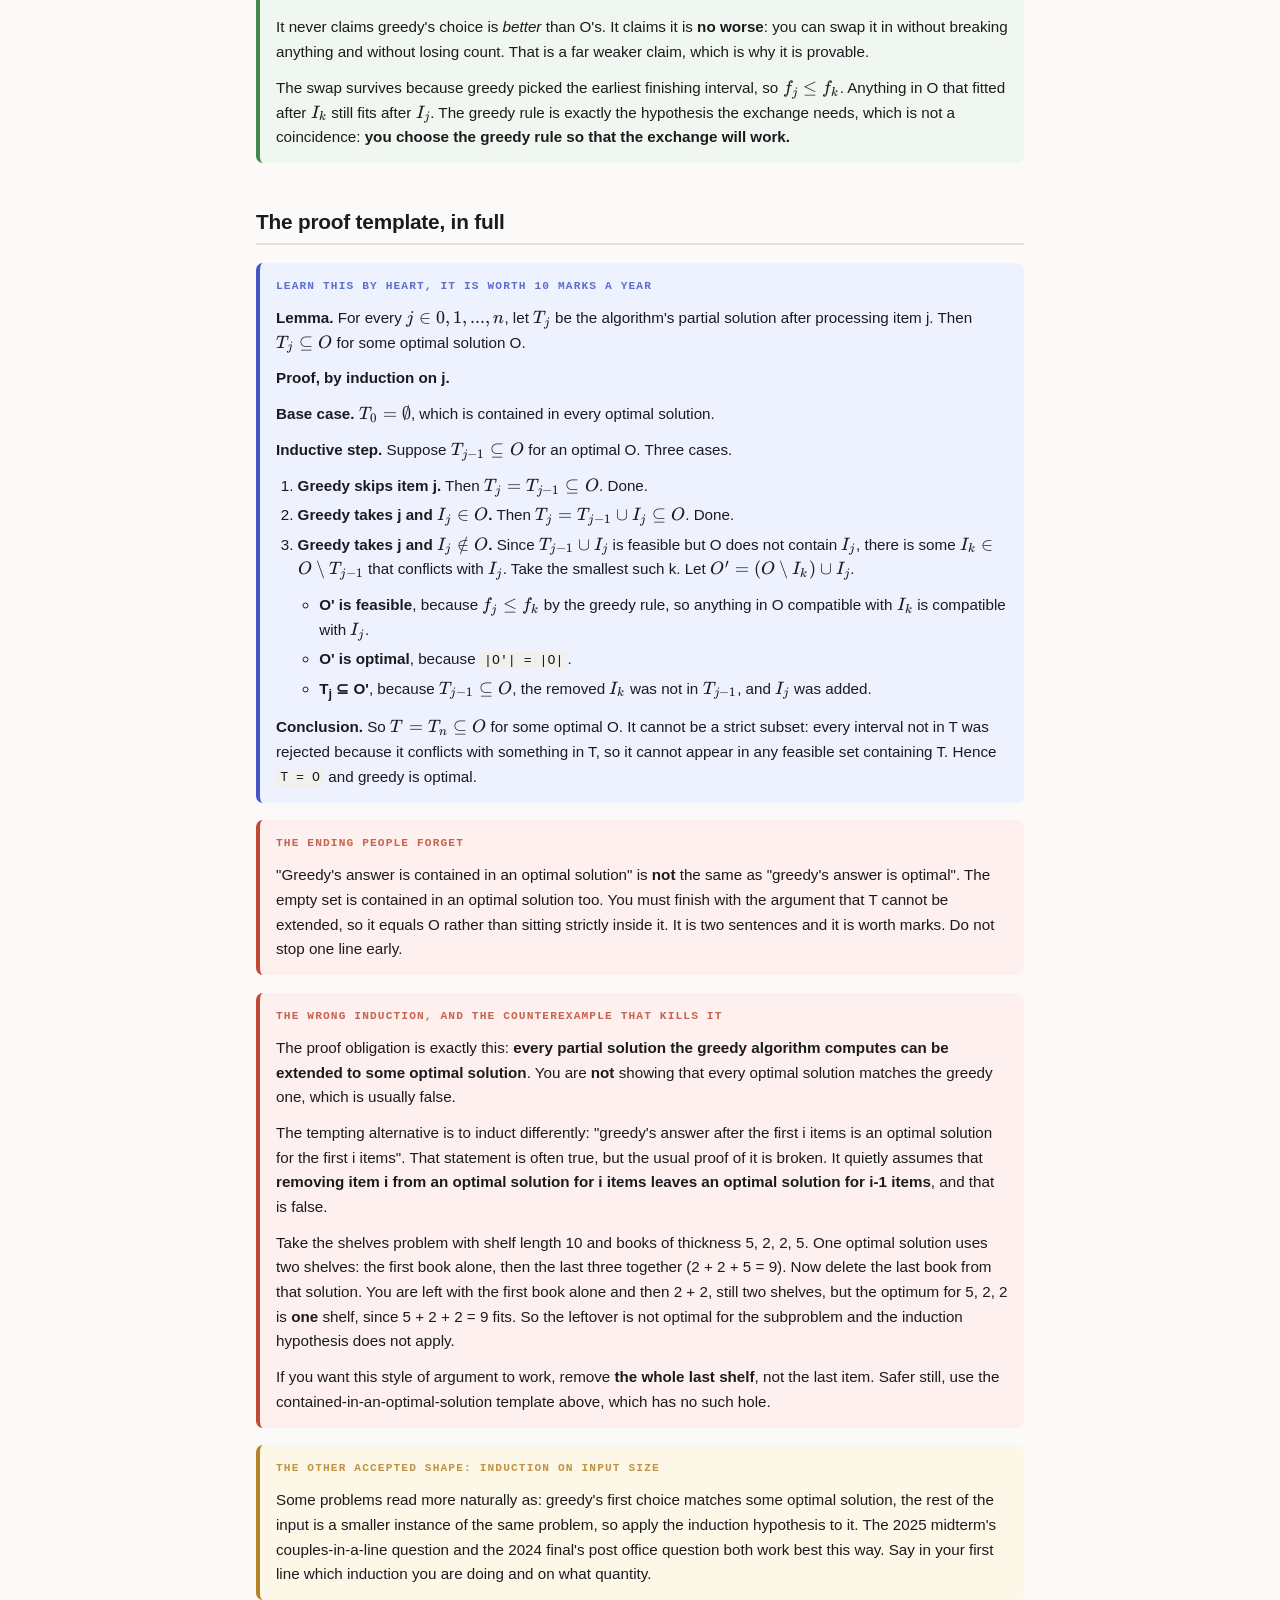
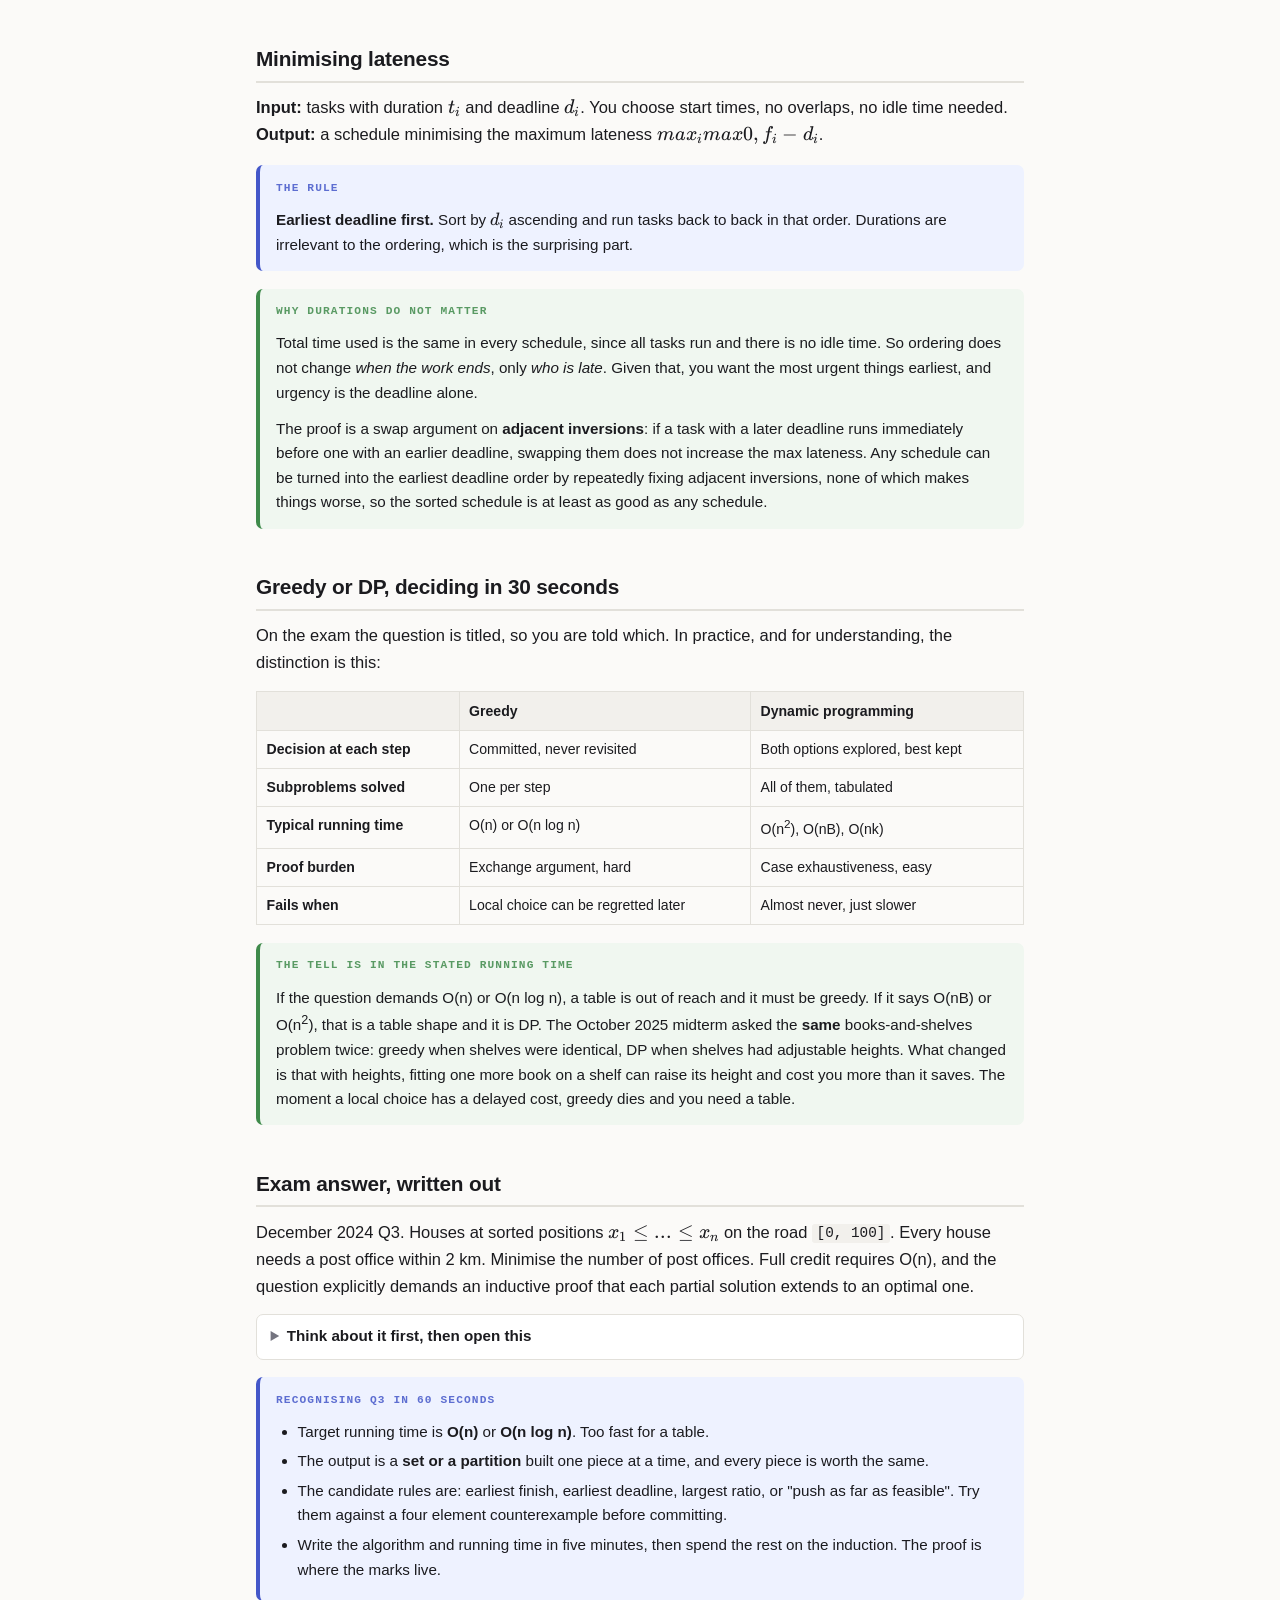
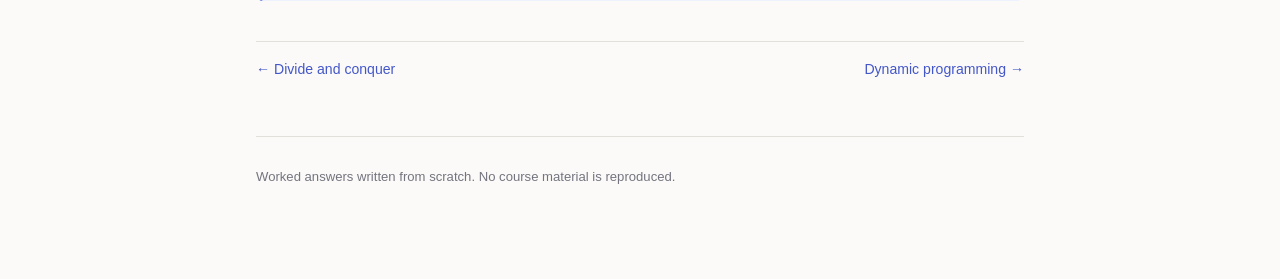
<file: greedy.html>
<!doctype html>
<html lang="en">
<head>
<meta charset="utf-8">
<meta name="viewport" content="width=device-width, initial-scale=1">
<title>Greedy Algorithms</title>
<link rel="stylesheet" href="style.css">
<link rel="stylesheet" href="katex/katex.min.css">
</head>
<body>

<header class="top">
  <div class="wrap">
    <a class="backlink" href="index.html">&larr; CSC373 study guide</a>
    <p class="kicker">Unit 3 &middot; Exam question 3 &middot; 15 marks</p>
    <h1>Greedy algorithms</h1>
    <p class="sub">Finding the rule takes two minutes. Proving it is right is the question.</p>
  </div>
</header>

<div class="wrap">

<div class="toc">
  <p>On this page</p>
  <ul>
    <li><a href="#sched">Interval scheduling, and picking the right rule</a></li>
    <li><a href="#wrong">Three rules that look fine and are not</a></li>
    <li><a href="#proof">The exchange argument, animated</a></li>
    <li><a href="#template">The proof template, in full</a></li>
    <li><a href="#late">Minimising lateness</a></li>
    <li><a href="#vsdp">Greedy or DP, deciding in 30 seconds</a></li>
    <li><a href="#exam">Exam answer, written out</a></li>
  </ul>
</div>

<h2 id="sched">Interval scheduling</h2>

<p><b>Input:</b> intervals $I_{j} = [s_{j}, f_{j}]$.
<b>Output:</b> the largest set of pairwise disjoint intervals.</p>

<p>There is a DP solution. Sort by finish time, let <code>c[j]</code> be the best you can do using only
$I_{1}..I_{j}$, and let $p[j] = max{k < j : f_{k} < s_{j}}$, the last
interval that does not clash with j. Then <code>c[j] = max{c[j-1], c[p[j]] + 1}</code>. It works and it
is O(n log n).</p>

<p>But you never need the table. Sort by finish time and take greedily.</p>

<div class="anim">
  <h4>Earliest finish time first</h4>
  <p class="cap">Sorted by right endpoint. Take the first interval that does not clash with what you
  already have, and skip the rest.</p>
  <div class="stage"><svg id="isSvg" viewBox="0 0 620 268" role="img" aria-label="Greedy interval scheduling by earliest finish time"></svg></div>
  <div class="ctrls">
    <button id="isStep" class="primary">Step</button>
    <button id="isPlay">Play</button>
    <button id="isReset">Reset</button>
  </div>
  <div class="readout" id="isOut">Eight intervals, sorted by finish time. Press Step.</div>
</div>

<pre><code>GreedySchedule(I)
1  Sort I so that f&#8321; &le; f&#8322; &le; ... &le; f&#8345;
2  T = &empty;,  f* = -&infin;
3  for j = 1 to n
4      if sj &gt; f*
5          add Ij to T
6          f* = fj
7  return T</code></pre>

<p><b>Running time.</b> O(n log n) for the sort, then one O(n) pass. If the input is given sorted, O(n).
The exam usually says "you can assume the input is sorted", which is the marker telling you the target
is O(n) and that you should say so.</p>

<div class="box why">
  <span class="label">Why earliest finish time</span>
  <p>Every interval you take costs you the same thing, one slot, and buys you the same thing, one
  point of value. So the only way to compare two candidates is by what they <b>leave behind</b>.
  Finishing earliest leaves the most room, and room is the only resource. That is the whole argument,
  and it is also exactly the sentence that makes the exchange step in the proof work.</p>
</div>

<h2 id="wrong">Three rules that look fine and are not</h2>

<p>Knowing why the wrong rules fail is how you avoid inventing one under exam pressure. Each of these
is beaten by a small counterexample.</p>

<div class="anim">
  <h4>Counterexamples</h4>
  <p class="cap">Switch between rules and watch each one lose to the optimum.</p>
  <div class="stage"><svg id="ceSvg" viewBox="0 0 620 200" role="img" aria-label="Counterexamples to incorrect greedy rules"></svg></div>
  <div class="ctrls">
    <button data-ce="0" class="primary">Earliest start</button>
    <button data-ce="1">Shortest interval</button>
    <button data-ce="2">Fewest conflicts</button>
  </div>
  <div class="readout" id="ceOut"></div>
</div>

<div class="box trap">
  <span class="label">If you invent a greedy rule on the exam, attack it first</span>
  <p>Spend 90 seconds trying to break your own rule with three or four intervals before you write the
  proof. The failure modes above are the standard ones: something that starts early and runs long,
  something short that straddles two others, something that looks locally safe but blocks a chain.
  If you cannot break it in 90 seconds, commit and write the proof.</p>
</div>

<h2 id="proof">The exchange argument</h2>

<p>This is the load bearing idea of the whole unit, and it is worth roughly 8 to 10 of the 15 marks on
the exam question.</p>

<p>You want to prove greedy is optimal. You cannot compare it to "the" optimal solution directly,
because there may be many and you do not know which one. So you prove something slightly different and
much easier: at every step, greedy's partial answer is <b>compatible</b> with optimality, meaning some
optimal solution contains it.</p>

<div class="anim">
  <h4>Swapping greedy's choice into an optimal solution</h4>
  <p class="cap">Greedy picks Ij. Suppose an optimal O does not contain it. We build a different
  optimal solution that does.</p>
  <div class="stage"><svg id="exSvg" viewBox="0 0 620 250" role="img" aria-label="Exchange argument swapping an interval"></svg></div>
  <div class="ctrls">
    <button id="exStep" class="primary">Step</button>
    <button id="exReset">Reset</button>
  </div>
  <div class="readout" id="exOut"></div>
</div>

<div class="box why">
  <span class="label">What the exchange is really doing</span>
  <p>It never claims greedy's choice is <i>better</i> than O's. It claims it is <b>no worse</b>: you can
  swap it in without breaking anything and without losing count. That is a far weaker claim, which is
  why it is provable.</p>
  <p>The swap survives because greedy picked the earliest finishing interval, so
  $f_{j} \le f_{k}$. Anything in O that fitted after
  $I_{k}$ still fits after $I_{j}$. The greedy rule is exactly the
  hypothesis the exchange needs, which is not a coincidence: <b>you choose the greedy rule so that the
  exchange will work.</b></p>
</div>

<h2 id="template">The proof template, in full</h2>

<div class="box tpl">
  <span class="label">Learn this by heart, it is worth 10 marks a year</span>
  <p><b>Lemma.</b> For every $j \in {0, 1, ..., n}$, let $T_{j}$ be the
  algorithm's partial solution after processing item j. Then
  $T_{j} \subseteq O$ for some optimal solution O.</p>

  <p><b>Proof, by induction on j.</b></p>

  <p><b>Base case.</b> $T_{0} = \emptyset$, which is contained in every optimal solution.</p>

  <p><b>Inductive step.</b> Suppose $T_{j-1} \subseteq O$ for an optimal O. Three cases.</p>
  <ol>
    <li><b>Greedy skips item j.</b> Then $T_{j} = T_{j-1} \subseteq O$. Done.</li>
    <li><b>Greedy takes j and $I_{j} \in O$.</b> Then
    $T_{j} = T_{j-1} \cup {I_{j}} \subseteq O$. Done.</li>
    <li><b>Greedy takes j and $I_{j} \notin O$.</b> Since
    $T_{j-1} \cup {I_{j}}$ is feasible but O does not contain
    $I_{j}$, there is some $I_{k} \in O \setminus T_{j-1}$ that
    conflicts with $I_{j}$. Take the smallest such k. Let
    $O' = (O \setminus {I_{k}}) \cup {I_{j}}$.
      <ul>
        <li><b>O' is feasible</b>, because $f_{j} \le f_{k}$ by the greedy
        rule, so anything in O compatible with $I_{k}$ is compatible with
        $I_{j}$.</li>
        <li><b>O' is optimal</b>, because <code>|O'| = |O|</code>.</li>
        <li><b>T<sub>j</sub> &sube; O'</b>, because $T_{j-1} \subseteq O$, the removed
        $I_{k}$ was not in $T_{j-1}$, and
        $I_{j}$ was added.</li>
      </ul>
    </li>
  </ol>

  <p><b>Conclusion.</b> So $T = T_{n} \subseteq O$ for some optimal O. It cannot be a
  strict subset: every interval not in T was rejected because it conflicts with something in T, so it
  cannot appear in any feasible set containing T. Hence <code>T = O</code> and greedy is optimal.</p>
</div>

<div class="box trap">
  <span class="label">The ending people forget</span>
  <p>"Greedy's answer is contained in an optimal solution" is <b>not</b> the same as "greedy's answer is
  optimal". The empty set is contained in an optimal solution too. You must finish with the argument
  that T cannot be extended, so it equals O rather than sitting strictly inside it. It is two sentences
  and it is worth marks. Do not stop one line early.</p>
</div>

<div class="box trap">
  <span class="label">The wrong induction, and the counterexample that kills it</span>
  <p>The proof obligation is exactly this: <b>every partial solution the greedy algorithm computes can
  be extended to some optimal solution</b>. You are <b>not</b> showing that every optimal solution
  matches the greedy one, which is usually false.</p>
  <p>The tempting alternative is to induct differently: "greedy's answer after the first i items is an
  optimal solution for the first i items". That statement is often true, but the usual proof of it is
  broken. It quietly assumes that <b>removing item i from an optimal solution for i items leaves an
  optimal solution for i-1 items</b>, and that is false.</p>
  <p>Take the shelves problem with shelf length 10 and books of thickness 5, 2, 2, 5. One optimal
  solution uses two shelves: the first book alone, then the last three together (2 + 2 + 5 = 9). Now
  delete the last book from that solution. You are left with the first book alone and then 2 + 2, still
  two shelves, but the optimum for 5, 2, 2 is <b>one</b> shelf, since 5 + 2 + 2 = 9 fits. So the
  leftover is not optimal for the subproblem and the induction hypothesis does not apply.</p>
  <p>If you want this style of argument to work, remove <b>the whole last shelf</b>, not the last item.
  Safer still, use the contained-in-an-optimal-solution template above, which has no such hole.</p>
</div>

<div class="box note">
  <span class="label">The other accepted shape: induction on input size</span>
  <p>Some problems read more naturally as: greedy's first choice matches some optimal solution, the
  rest of the input is a smaller instance of the same problem, so apply the induction hypothesis to it.
  The 2025 midterm's couples-in-a-line question and the 2024 final's post office question both work
  best this way. Say in your first line which induction you are doing and on what quantity.</p>
</div>

<h2 id="late">Minimising lateness</h2>

<p><b>Input:</b> tasks with duration $t_{i}$ and deadline $d_{i}$. You
choose start times, no overlaps, no idle time needed.
<b>Output:</b> a schedule minimising the maximum lateness
$max_{i} max{0, f_{i} - d_{i}}$.</p>

<div class="box tpl">
  <span class="label">The rule</span>
  <p><b>Earliest deadline first.</b> Sort by $d_{i}$ ascending and run tasks
  back to back in that order. Durations are irrelevant to the ordering, which is the surprising part.</p>
</div>

<div class="box why">
  <span class="label">Why durations do not matter</span>
  <p>Total time used is the same in every schedule, since all tasks run and there is no idle time. So
  ordering does not change <i>when the work ends</i>, only <i>who is late</i>. Given that, you want the
  most urgent things earliest, and urgency is the deadline alone.</p>
  <p>The proof is a swap argument on <b>adjacent inversions</b>: if a task with a later deadline runs
  immediately before one with an earlier deadline, swapping them does not increase the max lateness.
  Any schedule can be turned into the earliest deadline order by repeatedly fixing adjacent inversions,
  none of which makes things worse, so the sorted schedule is at least as good as any schedule.</p>
</div>

<h2 id="vsdp">Greedy or DP, deciding in 30 seconds</h2>

<p>On the exam the question is titled, so you are told which. In practice, and for understanding, the
distinction is this:</p>

<div class="scroll">
<table>
<thead><tr><th></th><th>Greedy</th><th>Dynamic programming</th></tr></thead>
<tbody>
<tr><td><b>Decision at each step</b></td><td>Committed, never revisited</td><td>Both options explored, best kept</td></tr>
<tr><td><b>Subproblems solved</b></td><td>One per step</td><td>All of them, tabulated</td></tr>
<tr><td><b>Typical running time</b></td><td>O(n) or O(n log n)</td><td>O(n<sup>2</sup>), O(nB), O(nk)</td></tr>
<tr><td><b>Proof burden</b></td><td>Exchange argument, hard</td><td>Case exhaustiveness, easy</td></tr>
<tr><td><b>Fails when</b></td><td>Local choice can be regretted later</td><td>Almost never, just slower</td></tr>
</tbody>
</table>
</div>

<div class="box why">
  <span class="label">The tell is in the stated running time</span>
  <p>If the question demands O(n) or O(n log n), a table is out of reach and it must be greedy. If it
  says O(nB) or O(n<sup>2</sup>), that is a table shape and it is DP. The October 2025 midterm asked the
  <b>same</b> books-and-shelves problem twice: greedy when shelves were identical, DP when shelves had
  adjustable heights. What changed is that with heights, fitting one more book on a shelf can raise its
  height and cost you more than it saves. The moment a local choice has a delayed cost, greedy dies and
  you need a table.</p>
</div>

<h2 id="exam">Exam answer, written out</h2>

<p>December 2024 Q3. Houses at sorted positions $x_{1} \le ... \le x_{n}$ on the
road <code>[0, 100]</code>. Every house needs a post office within 2 km. Minimise the number of post
offices. Full credit requires O(n), and the question explicitly demands an inductive proof that each
partial solution extends to an optimal one.</p>

<details>
<summary>Think about it first, then open this</summary>

<p><b>Algorithm.</b> Scan left to right. Take the leftmost house not yet covered, at position
<code>x</code>, and put a post office at <code>x + 2</code>. Remove every house it covers, that is,
every house at position at most <code>x + 4</code>. Repeat.</p>

<pre><code>PostOffices(x[1..n])
1  k = 0,  i = 1
2  while i &le; n
3      k = k + 1
4      y[k] = x[i] + 2
5      while i &le; n and x[i] &le; y[k] + 2
6          i = i + 1
7  return k, y[1..k]</code></pre>

<p><b>Running time.</b> The index <code>i</code> only ever increases and never exceeds n, so the two
loops together perform O(n) iterations of constant work. The input is given sorted, so no sorting is
needed and the total is <b>O(n)</b>.</p>

<p><b>Correctness (every house is covered).</b> The outer loop only ends when <code>i &gt; n</code>, and
the inner loop advances past house i only once a post office covering it has been placed. So on exit,
every house is within 2 km of some post office.</p>

<p><b>Optimality.</b> We prove by induction on k that for every k, the first k post offices placed by
the algorithm are the first k post offices of some optimal solution, when both are listed left to
right.</p>

<p><i>Base case.</i> k = 0 is trivial: the empty partial solution agrees with every optimal solution.</p>

<p><i>Inductive step.</i> Suppose the algorithm's first <code>k-1</code> offices agree with an optimal
solution O. Both therefore cover exactly the same set of houses, namely a prefix
$x_{1}, ..., x_{i-1}$, so house $x_{i}$ is the leftmost house
uncovered in both. O must cover $x_{i}$ with some office at a position
$y \in [x_{i} - 2, x_{i} + 2]$, and since the houses are sorted, that is O's
k-th office. The algorithm puts its k-th office at $y' = x_{i} + 2 \ge y$.</p>

<p>Form <code>O'</code> from O by moving that one office from <code>y</code> to <code>y'</code>. Every
house O's k-th office covered lies in <code>[y - 2, y + 2]</code>. Any such house at position at least
$x_{i}$ lies in $[x_{i}, y + 2] \subseteq [y' - 2, y' + 2]$ and so is still
covered, using $y' \ge y$ and $y' - 2 = x_{i}$. Any such house below
$x_{i}$ is already covered by the first <code>k-1</code> offices, since
$x_{i}$ is the leftmost uncovered house. So <code>O'</code> covers every house that O
covered, uses the same number of offices, and is therefore also optimal. Its first k offices agree with
the algorithm's, completing the step.</p>

<p><i>Conclusion.</i> Taking k to be the number of offices the algorithm places, its full solution is
the prefix of some optimal solution. Since it already covers every house, that optimal solution has no
further offices, so the two are equal and the algorithm is optimal.</p>

<div class="box why">
  <span class="label">The one idea, in one sentence</span>
  <p><b>Push each office as far right as it can go while still covering the leftmost uncovered
  house.</b> That maximises what it reaches without giving anything up, which is exactly the property
  the exchange step needs. Almost every "cover a line with intervals" greedy has this shape, so
  recognise it and reuse it.</p>
</div>
</details>

<div class="box tpl">
  <span class="label">Recognising Q3 in 60 seconds</span>
  <ul>
    <li>Target running time is <b>O(n)</b> or <b>O(n log n)</b>. Too fast for a table.</li>
    <li>The output is a <b>set or a partition</b> built one piece at a time, and every piece is worth the
    same.</li>
    <li>The candidate rules are: earliest finish, earliest deadline, largest ratio, or "push as far as
    feasible". Try them against a four element counterexample before committing.</li>
    <li>Write the algorithm and running time in five minutes, then spend the rest on the induction. The
    proof is where the marks live.</li>
  </ul>
</div>

<div class="pagenav">
  <a href="divide-conquer.html">&larr; Divide and conquer</a>
  <a href="dp.html">Dynamic programming &rarr;</a>
</div>

<footer class="bot">
  <p>Worked answers written from scratch. No course material is reproduced.</p>
</footer>

</div>

<script>
var NSG = 'http://www.w3.org/2000/svg';
function mk(n, a) { var e = document.createElementNS(NSG, n); for (var k in a) e.setAttribute(k, a[k]); return e; }
function clr(s) { while (s.firstChild) s.removeChild(s.firstChild); }

/* ---------------- interval scheduling ---------------- */
(function () {
  var svg = document.getElementById('isSvg');
  if (!svg) return;

  // sorted by finish time
  var IV = [
    { s: 0,  f: 3  }, { s: 1,  f: 5  }, { s: 4,  f: 6  }, { s: 2,  f: 8 },
    { s: 7,  f: 10 }, { s: 9,  f: 12 }, { s: 11, f: 14 }, { s: 13, f: 17 }
  ];
  var T = 18, X0 = 40, X1 = 600, ROW = 28;
  var j, taken, fstar, log, done, timer = null;
  var out = document.getElementById('isOut');

  function reset() {
    j = 0; taken = []; fstar = -1; done = false;
    log = 'Eight intervals, sorted by finish time. Press Step.';
    draw();
  }

  function step() {
    if (done) return;
    if (j >= IV.length) {
      done = true;
      log = '<b>Done. ' + taken.length + ' intervals chosen.</b> No remaining interval can be added, because every one we skipped overlaps something we took.';
      draw(); return;
    }
    var iv = IV[j];
    if (iv.s > fstar) {
      taken.push(j);
      fstar = iv.f;
      log = 'I' + (j + 1) + ' starts at ' + iv.s + ', after our last finish time ' +
            (taken.length === 1 ? '(nothing taken yet)' : fstar) + '. <b>Take it.</b> New finish time f* = ' + iv.f + '.';
    } else {
      log = 'I' + (j + 1) + ' starts at ' + iv.s + ', which is not after f* = ' + fstar +
            '. It overlaps something we already took, so <b>skip it</b>.';
    }
    j++;
    draw();
  }

  function draw() {
    clr(svg);
    var W = X1 - X0;
    for (var t = 0; t <= T; t += 3) {
      var x = X0 + (t / T) * W;
      svg.appendChild(mk('line', { x1: x, y1: 14, x2: x, y2: 20 + IV.length * ROW, stroke: 'var(--line)', 'stroke-width': 1 }));
      var lb = mk('text', { x: x, y: 11, class: 'svg-lbl', 'text-anchor': 'middle' });
      lb.textContent = t;
      svg.appendChild(lb);
    }

    IV.forEach(function (iv, i) {
      var y = 20 + i * ROW;
      var xa = X0 + (iv.s / T) * W, xb = X0 + (iv.f / T) * W;
      var isTaken = taken.indexOf(i) >= 0;
      var isCur = i === j && !done;
      var isPast = i < j;
      var fill = isTaken ? 'var(--gr)' : (isPast ? 'var(--line2)' : 'var(--bg2)');
      svg.appendChild(mk('rect', {
        x: xa, y: y, width: Math.max(xb - xa, 6), height: 19, rx: 4,
        fill: fill, opacity: isPast && !isTaken ? .4 : .9,
        stroke: isCur ? 'var(--gr)' : 'var(--line2)', 'stroke-width': isCur ? 2.5 : 1.4
      }));
      var lb = mk('text', { x: 8, y: y + 14, class: isTaken ? 'svg-lbl-b' : 'svg-lbl' });
      lb.textContent = 'I' + (i + 1);
      svg.appendChild(lb);
      if (isTaken) {
        var ck = mk('text', { x: xb + 6, y: y + 14, class: 'svg-lbl-b', fill: 'var(--gr)' });
        ck.textContent = 'taken';
        svg.appendChild(ck);
      } else if (isPast) {
        var sk = mk('text', { x: xb + 6, y: y + 14, class: 'svg-lbl' });
        sk.textContent = 'skipped';
        svg.appendChild(sk);
      }
    });

    if (fstar >= 0 && !done) {
      var fx = X0 + (fstar / T) * W;
      svg.appendChild(mk('line', {
        x1: fx, y1: 14, x2: fx, y2: 20 + IV.length * ROW,
        stroke: 'var(--gr)', 'stroke-width': 2, 'stroke-dasharray': '5 3'
      }));
      var ft = mk('text', { x: fx + 4, y: 20 + IV.length * ROW + 14, class: 'svg-lbl-b', fill: 'var(--gr)' });
      ft.textContent = 'f* = ' + fstar;
      svg.appendChild(ft);
    }

    out.innerHTML = log;
  }

  document.getElementById('isStep').addEventListener('click', function () {
    if (timer) { clearInterval(timer); timer = null; document.getElementById('isPlay').textContent = 'Play'; }
    step();
  });
  document.getElementById('isPlay').addEventListener('click', function () {
    var self = this;
    if (timer) { clearInterval(timer); timer = null; self.textContent = 'Play'; return; }
    self.textContent = 'Pause';
    timer = setInterval(function () {
      if (done) { clearInterval(timer); timer = null; self.textContent = 'Play'; return; }
      step();
    }, 1100);
  });
  document.getElementById('isReset').addEventListener('click', function () {
    if (timer) { clearInterval(timer); timer = null; document.getElementById('isPlay').textContent = 'Play'; }
    reset();
  });

  reset();
})();

/* ---------------- wrong greedy rules ---------------- */
(function () {
  var svg = document.getElementById('ceSvg');
  if (!svg) return;
  var out = document.getElementById('ceOut');

  var CASES = [
    {
      name: 'Earliest start time', T: 13,
      iv: [{ s: 0, f: 11, bad: 1 }, { s: 1, f: 4, good: 1 }, { s: 5, f: 8, good: 1 }, { s: 9, f: 12, good: 1 }],
      msg: 'Earliest start takes the long interval first and blocks everything. <b>Greedy gets 1, optimal gets 3.</b> One early start can consume the whole timeline.'
    },
    {
      name: 'Shortest interval', T: 12,
      iv: [{ s: 0, f: 5, good: 1 }, { s: 4, f: 7, bad: 1 }, { s: 6, f: 11, good: 1 }],
      msg: 'The shortest interval is the middle one, and it overlaps both of the others. <b>Greedy gets 1, optimal gets 2.</b> Short is not the same as out of the way.'
    },
    {
      name: 'Fewest conflicts', T: 22,
      iv: [{ s: 1, f: 6, good: 1 }, { s: 2, f: 8 }, { s: 4, f: 6 }, { s: 5, f: 9 },
           { s: 7, f: 10, good: 1 }, { s: 9, f: 11, bad: 1 }, { s: 10, f: 16, good: 1 },
           { s: 14, f: 17 }, { s: 14, f: 20 }, { s: 15, f: 21 }, { s: 16, f: 19, good: 1 }],
      msg: 'The interval [9, 11] overlaps only two others, fewer than anything else here, so this rule takes it first. But it sits across the join between [7, 10] and [10, 16], and removing both of those costs more than it gains. <b>Greedy gets 3, optimal gets 4.</b> A conflict count is local, and it cannot see that two of the things it destroys were links in a longer chain.'
    }
  ];
  var cur = 0;

  function draw() {
    clr(svg);
    var c = CASES[cur], T = c.T, X0 = 34, X1 = 600, W = X1 - X0, ROW = 17;
    var H = 24 + c.iv.length * ROW + 34;
    svg.setAttribute('viewBox', '0 0 620 ' + H);

    var ttl = mk('text', { x: 8, y: 13, class: 'svg-lbl-b' });
    ttl.textContent = 'rule: ' + c.name;
    svg.appendChild(ttl);

    c.iv.forEach(function (iv, i) {
      var y = 24 + i * ROW;
      var xa = X0 + (iv.s / T) * W, xb = X0 + (iv.f / T) * W;
      svg.appendChild(mk('rect', {
        x: xa, y: y, width: Math.max(xb - xa, 6), height: 12, rx: 3,
        fill: iv.bad ? 'var(--trap-line)' : (iv.good ? 'var(--fa)' : 'var(--line2)'),
        opacity: iv.bad || iv.good ? .85 : .45
      }));
    });

    var y2 = 24 + c.iv.length * ROW + 14;
    svg.appendChild(mk('rect', { x: 8, y: y2 - 9, width: 11, height: 11, rx: 2, fill: 'var(--trap-line)', opacity: .85 }));
    var l1 = mk('text', { x: 24, y: y2, class: 'svg-lbl' }); l1.textContent = 'what this rule picks first';
    svg.appendChild(l1);
    svg.appendChild(mk('rect', { x: 190, y: y2 - 9, width: 11, height: 11, rx: 2, fill: 'var(--fa)', opacity: .85 }));
    var l2 = mk('text', { x: 206, y: y2, class: 'svg-lbl' }); l2.textContent = 'an optimal set';
    svg.appendChild(l2);

    out.innerHTML = c.msg;
  }

  Array.prototype.forEach.call(document.querySelectorAll('[data-ce]'), function (b) {
    b.addEventListener('click', function () {
      cur = +this.getAttribute('data-ce');
      Array.prototype.forEach.call(document.querySelectorAll('[data-ce]'), function (x) { x.className = ''; });
      this.className = 'primary';
      draw();
    });
  });
  draw();
})();

/* ---------------- exchange argument ---------------- */
(function () {
  var svg = document.getElementById('exSvg');
  if (!svg) return;
  var out = document.getElementById('exOut');
  var stage = 0;

  var STAGES = [
    'Greedy has already taken the grey intervals, and they sit inside an optimal solution O. Now greedy takes Ij, the earliest finishing interval left. Press Step.',
    'But O does not contain Ij. Instead O contains I&#8342;, which conflicts with Ij. Note where each one ends: <b>fj &le; f&#8342;</b>, because greedy picked the earliest finishing one available.',
    'Build O&prime; by removing I&#8342; and inserting Ij. The only thing to check is feasibility: does anything in O now clash with Ij?',
    'Nothing does. Ij ends no later than I&#8342; did, so every interval of O that started after I&#8342; still starts after Ij. <b>O&prime; is feasible, |O&prime;| = |O| so it is still optimal, and it contains greedy’s choice.</b> The induction survives one more step.'
  ];

  function bar(x1, x2, y, fill, label, dash) {
    var g = mk('g', {});
    g.appendChild(mk('rect', {
      x: x1, y: y, width: x2 - x1, height: 20, rx: 4, fill: fill, opacity: .85,
      stroke: dash ? 'var(--ink2)' : 'none', 'stroke-width': dash ? 1.6 : 0,
      'stroke-dasharray': dash ? '4 3' : ''
    }));
    if (label) {
      var t = mk('text', { x: (x1 + x2) / 2, y: y + 14, 'text-anchor': 'middle', class: 'svg-lbl-b', fill: '#fff' });
      t.textContent = label;
      g.appendChild(t);
    }
    return g;
  }

  function draw() {
    clr(svg);

    var lblG = mk('text', { x: 8, y: 42, class: 'svg-lbl-b' }); lblG.textContent = 'greedy';
    svg.appendChild(lblG);
    svg.appendChild(bar(70, 150, 28, 'var(--line2)', 'T', 0));
    svg.appendChild(bar(160, 240, 28, 'var(--line2)', '', 0));
    svg.appendChild(bar(260, 350, 28, stage >= 1 ? 'var(--gr)' : 'var(--gr)', 'Iⱼ', 0));

    var lblO = mk('text', { x: 8, y: 122, class: 'svg-lbl-b' });
    lblO.textContent = stage >= 3 ? 'O′' : 'O';
    svg.appendChild(lblO);
    svg.appendChild(bar(70, 150, 108, 'var(--line2)', 'T', 0));
    svg.appendChild(bar(160, 240, 108, 'var(--line2)', '', 0));

    if (stage < 3) {
      svg.appendChild(bar(270, 420, 108, stage >= 1 ? 'var(--trap-line)' : 'var(--fa)', 'Iₖ', 0));
    } else {
      svg.appendChild(bar(260, 350, 108, 'var(--gr)', 'Iⱼ', 0));
      svg.appendChild(bar(270, 420, 108, 'transparent', '', 1));
      var rm = mk('text', { x: 345, y: 145, class: 'svg-lbl', 'text-anchor': 'middle', fill: 'var(--ink3)' });
      rm.textContent = 'Iₖ removed';
      svg.appendChild(rm);
    }
    svg.appendChild(bar(440, 540, 108, 'var(--fa)', '', 0));

    if (stage >= 1) {
      svg.appendChild(mk('line', { x1: 350, y1: 22, x2: 350, y2: 136, stroke: 'var(--gr)', 'stroke-width': 1.8, 'stroke-dasharray': '4 3' }));
      var t1 = mk('text', { x: 354, y: 174, class: 'svg-lbl-b', fill: 'var(--gr)' }); t1.textContent = 'fⱼ';
      svg.appendChild(t1);
      svg.appendChild(mk('line', { x1: 420, y1: 100, x2: 420, y2: 136, stroke: 'var(--trap-line)', 'stroke-width': 1.8, 'stroke-dasharray': '4 3' }));
      var t2 = mk('text', { x: 424, y: 174, class: 'svg-lbl-b', fill: 'var(--trap-line)' }); t2.textContent = 'fₖ';
      svg.appendChild(t2);
      var t3 = mk('text', { x: 8, y: 208, class: 'svg-lbl' });
      t3.textContent = 'fⱼ ≤ fₖ, so swapping in Iⱼ frees space, never takes it';
      svg.appendChild(t3);
    }

    if (stage >= 2) {
      svg.appendChild(mk('path', {
        d: 'M 305 56 L 305 96', stroke: 'var(--ink2)', 'stroke-width': 2, 'marker-end': ''
      }));
      svg.appendChild(mk('path', {
        d: 'M 299 88 L 305 100 L 311 88 Z', fill: 'var(--ink2)'
      }));
      var sw = mk('text', { x: 314, y: 80, class: 'svg-lbl' }); sw.textContent = 'swap in';
      svg.appendChild(sw);
    }

    var st = mk('text', { x: 8, y: 234, class: 'svg-lbl' });
    st.textContent = 'step ' + (stage + 1) + ' of ' + STAGES.length;
    svg.appendChild(st);

    out.innerHTML = STAGES[stage];
  }

  document.getElementById('exStep').addEventListener('click', function () {
    stage = Math.min(stage + 1, STAGES.length - 1); draw();
  });
  document.getElementById('exReset').addEventListener('click', function () { stage = 0; draw(); });
  draw();
})();
</script>

<script defer src="katex/katex.min.js"></script>
<script defer src="katex/auto-render.min.js"></script>
<script>
// Render math after the DOM is up. Deferred scripts run before DOMContentLoaded,
// so katex and renderMathInElement are both defined by the time this fires.
document.addEventListener('DOMContentLoaded', function () {
  renderMathInElement(document.body, {
    delimiters: [
      { left: '$$', right: '$$', display: true },
      { left: '$',  right: '$',  display: false }
    ],
    // pseudocode stays monospace, it is code and not maths
    ignoredTags: ['script', 'noscript', 'style', 'textarea', 'pre', 'code', 'option'],
    throwOnError: false
  });
});
</script>
</body>
</html>
</file>
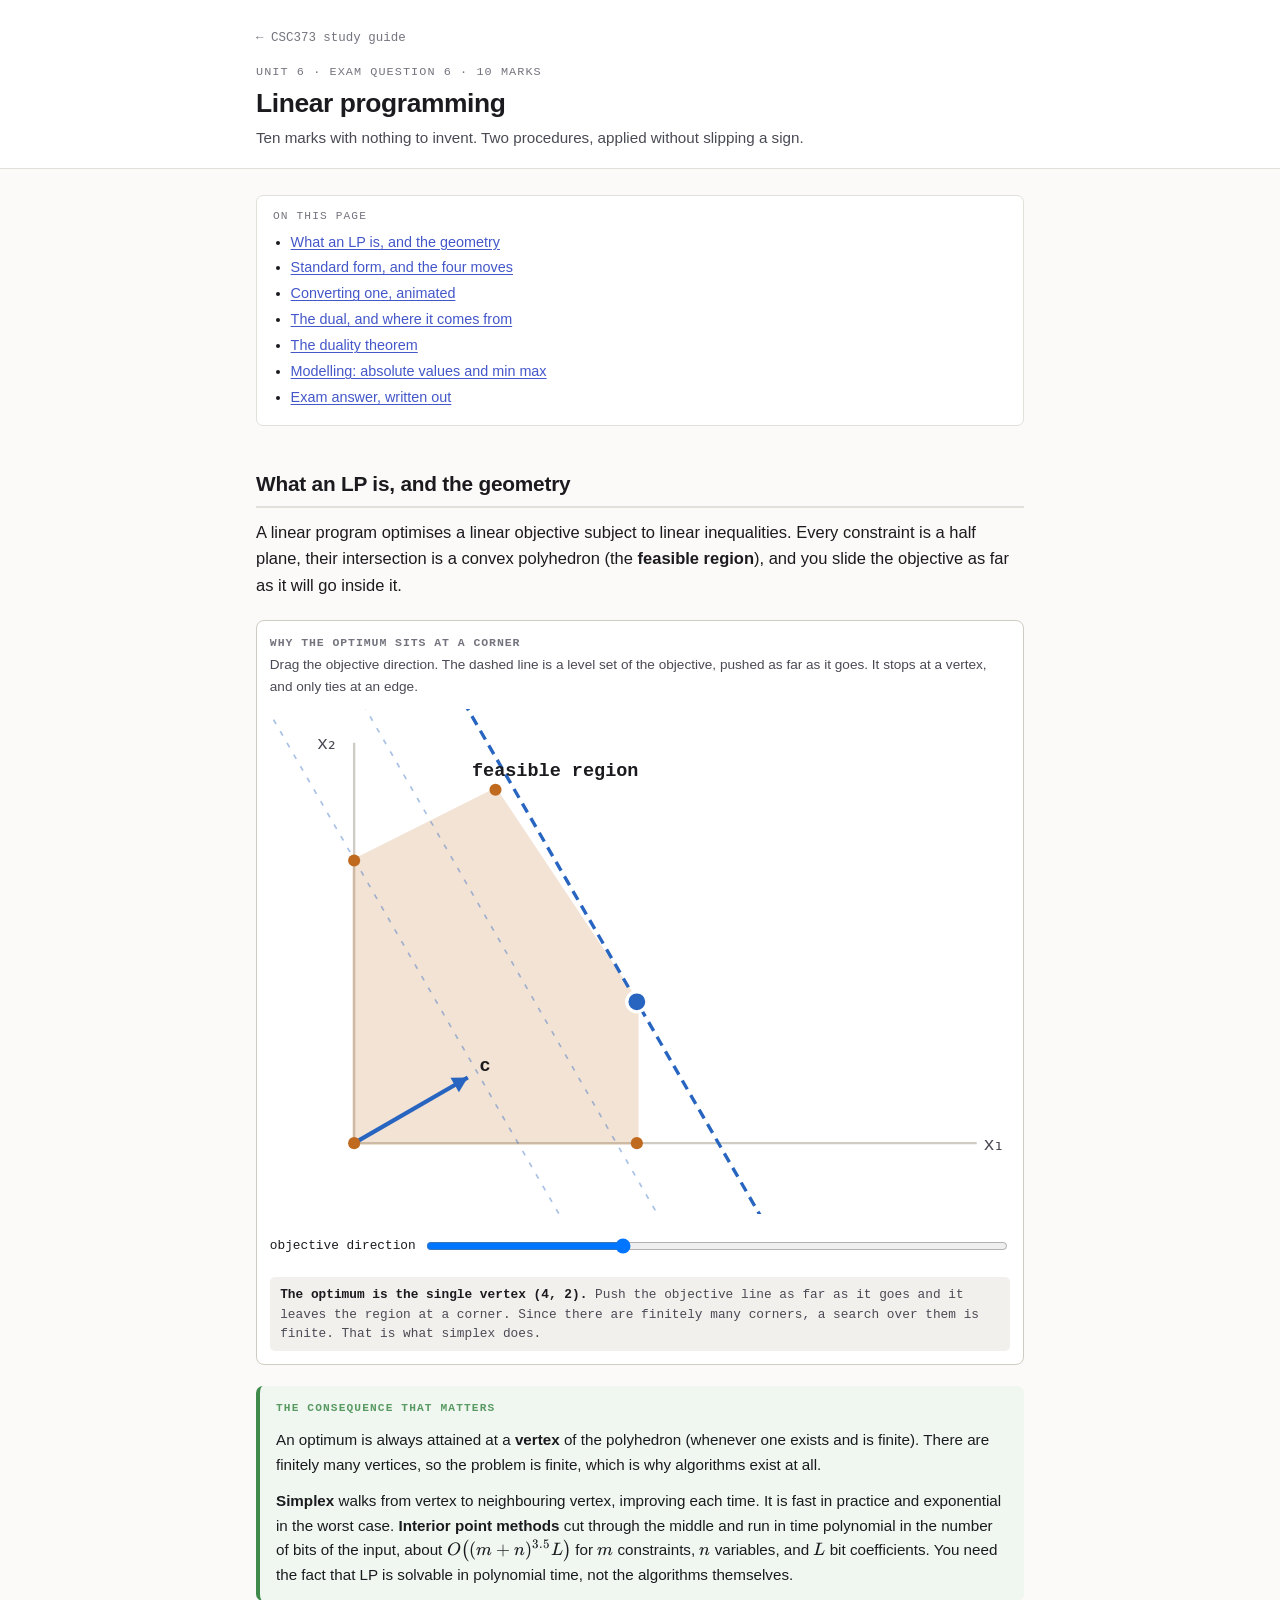
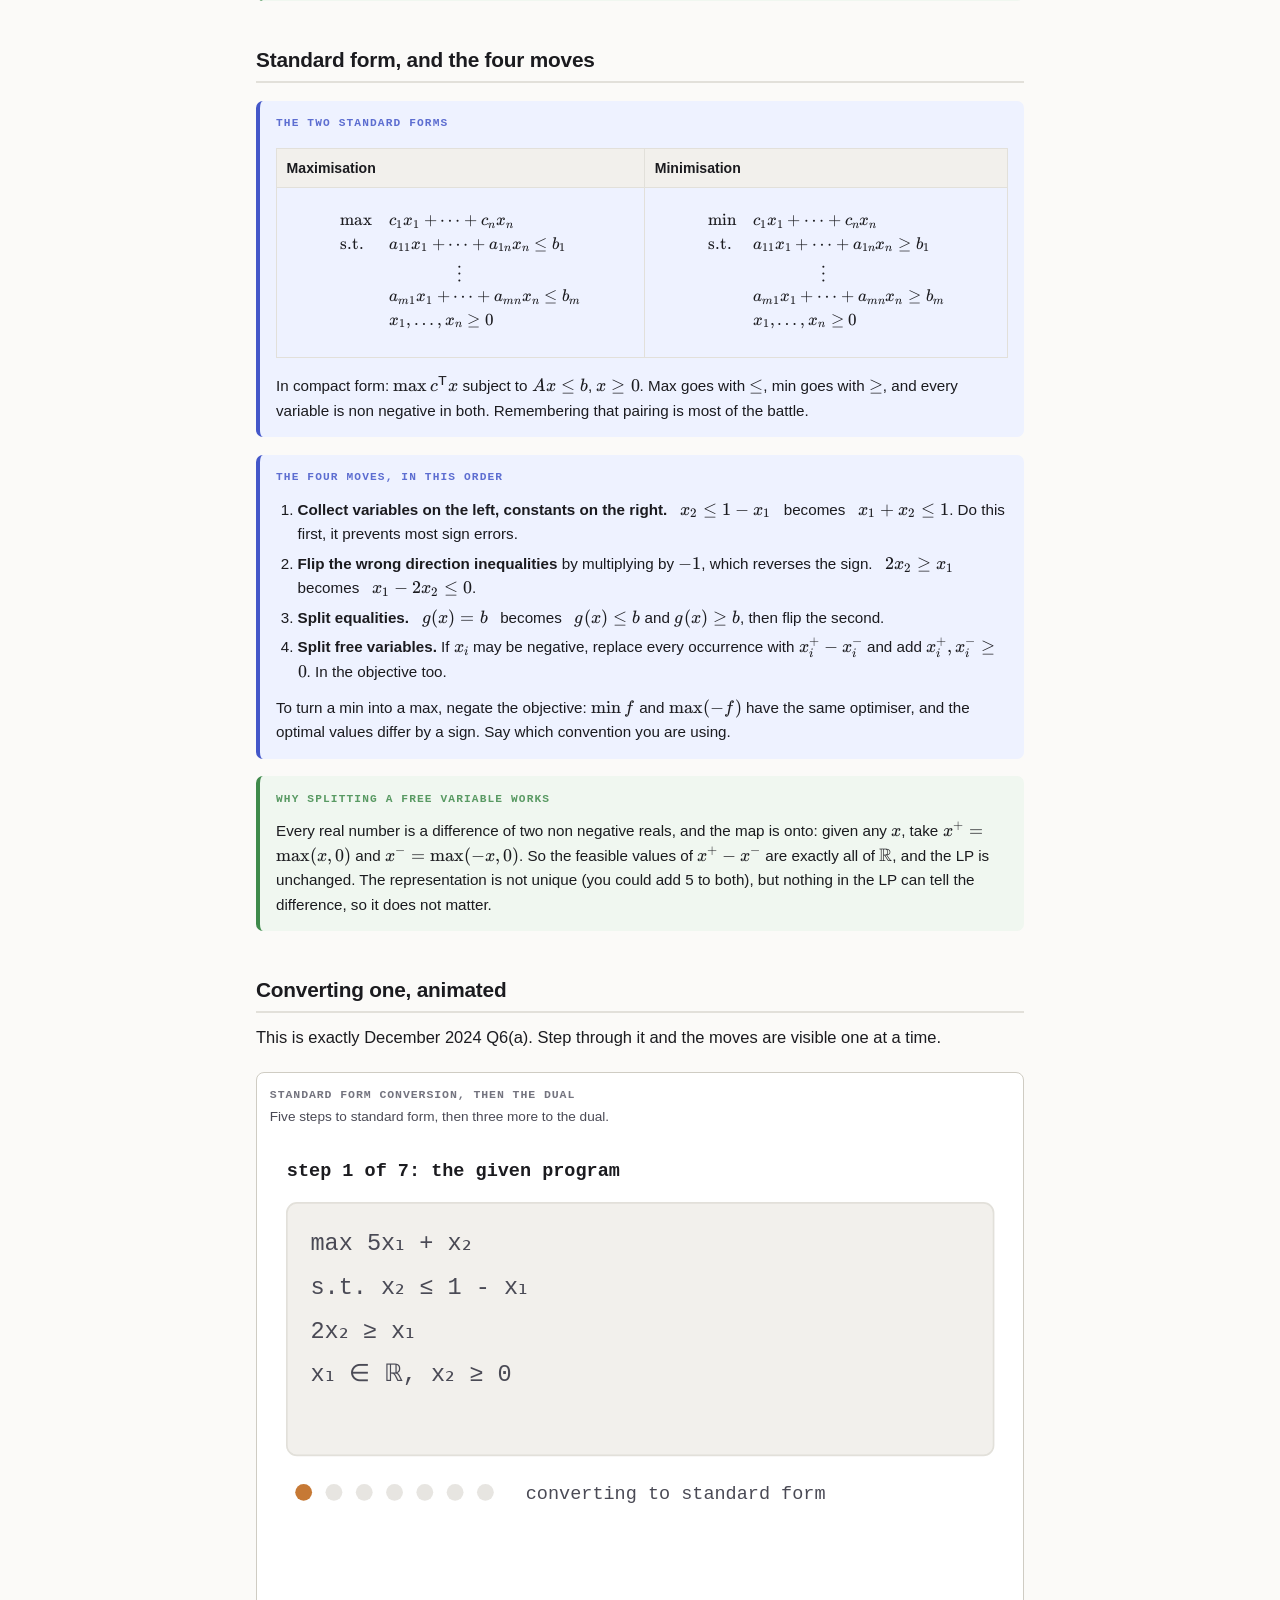
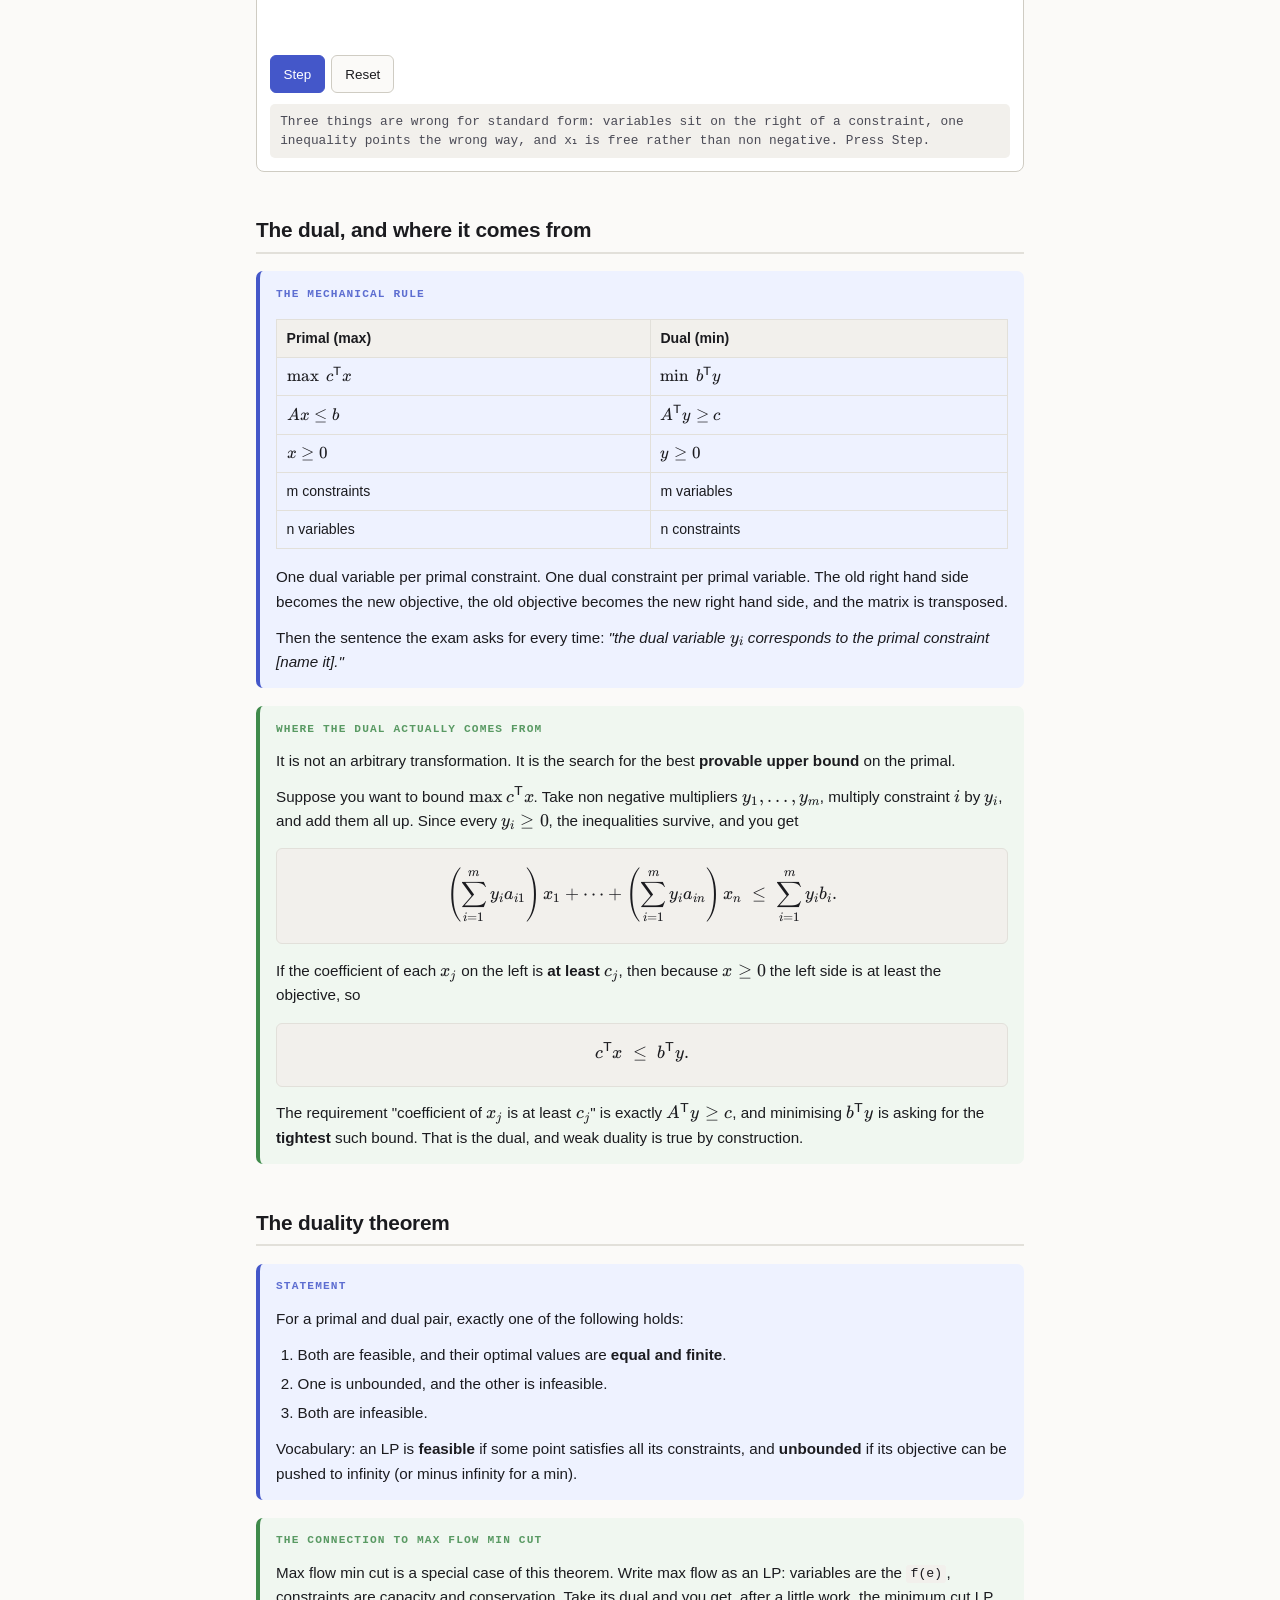
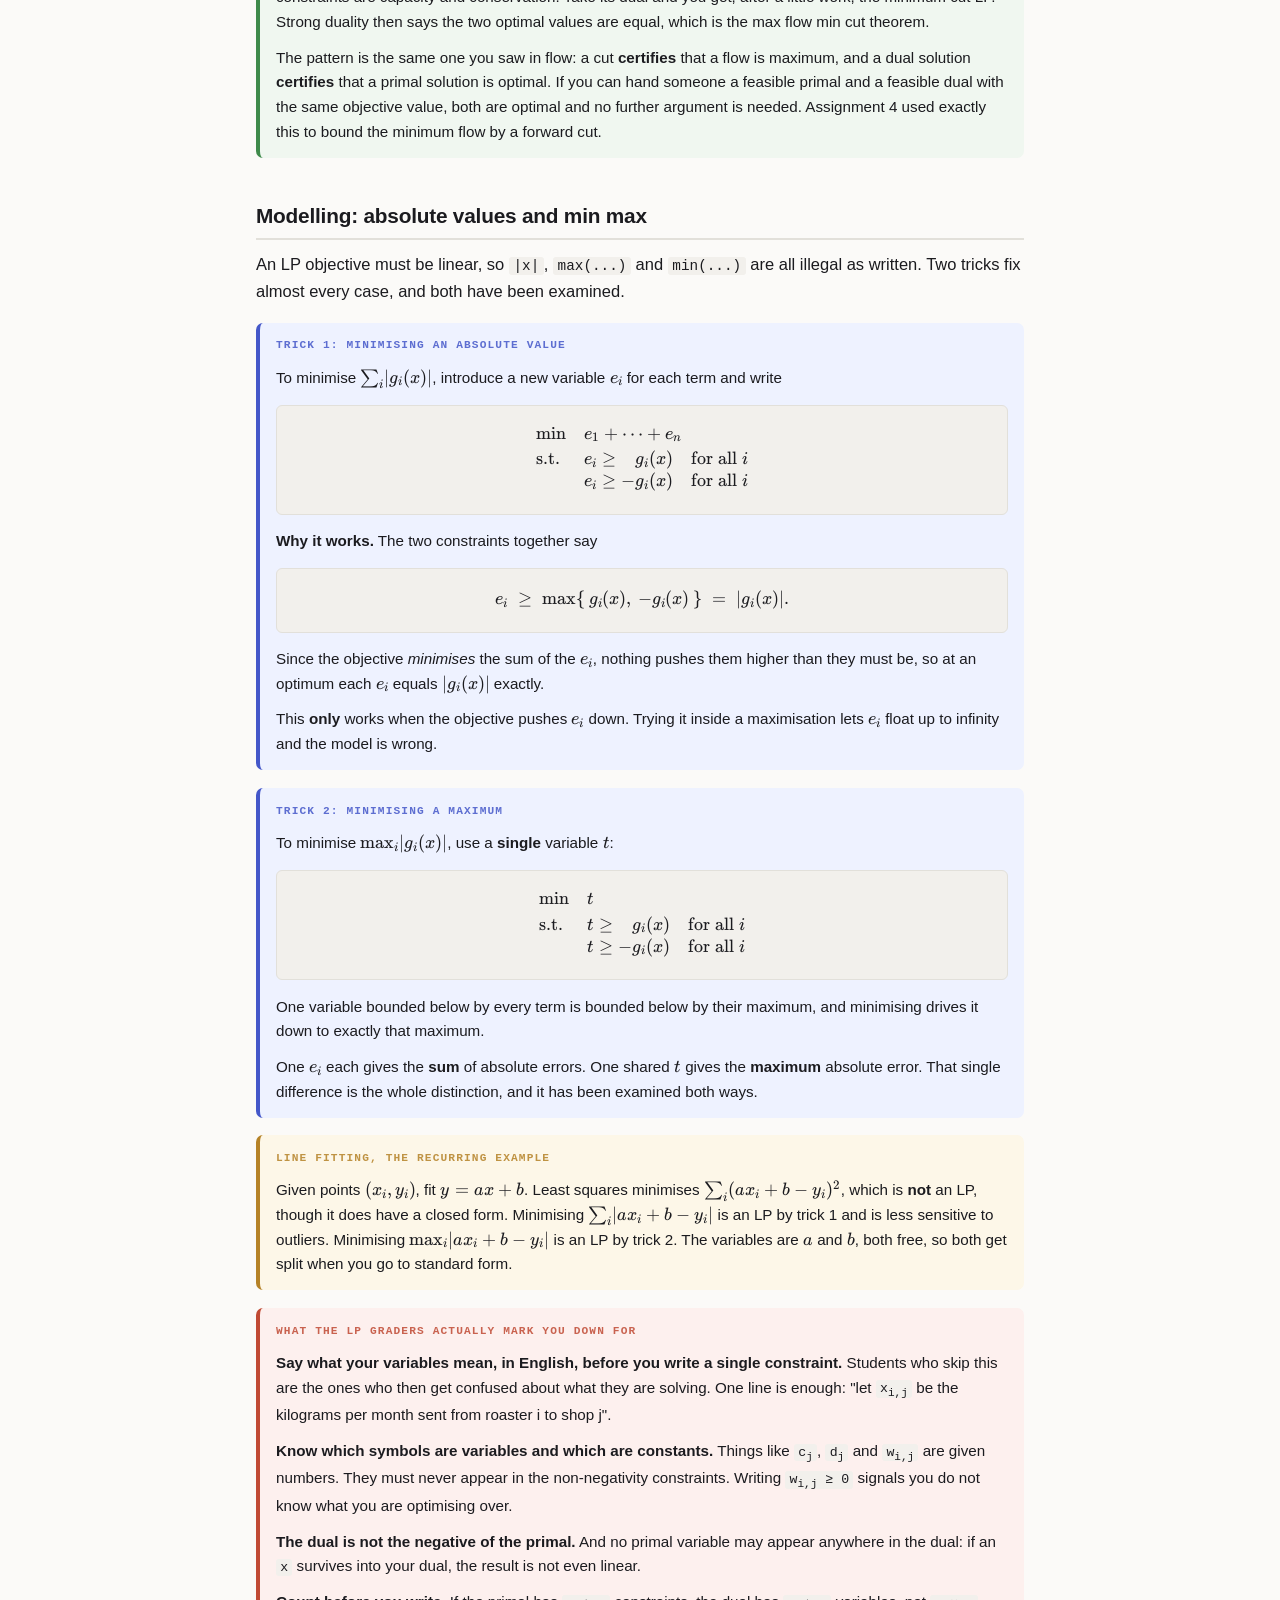
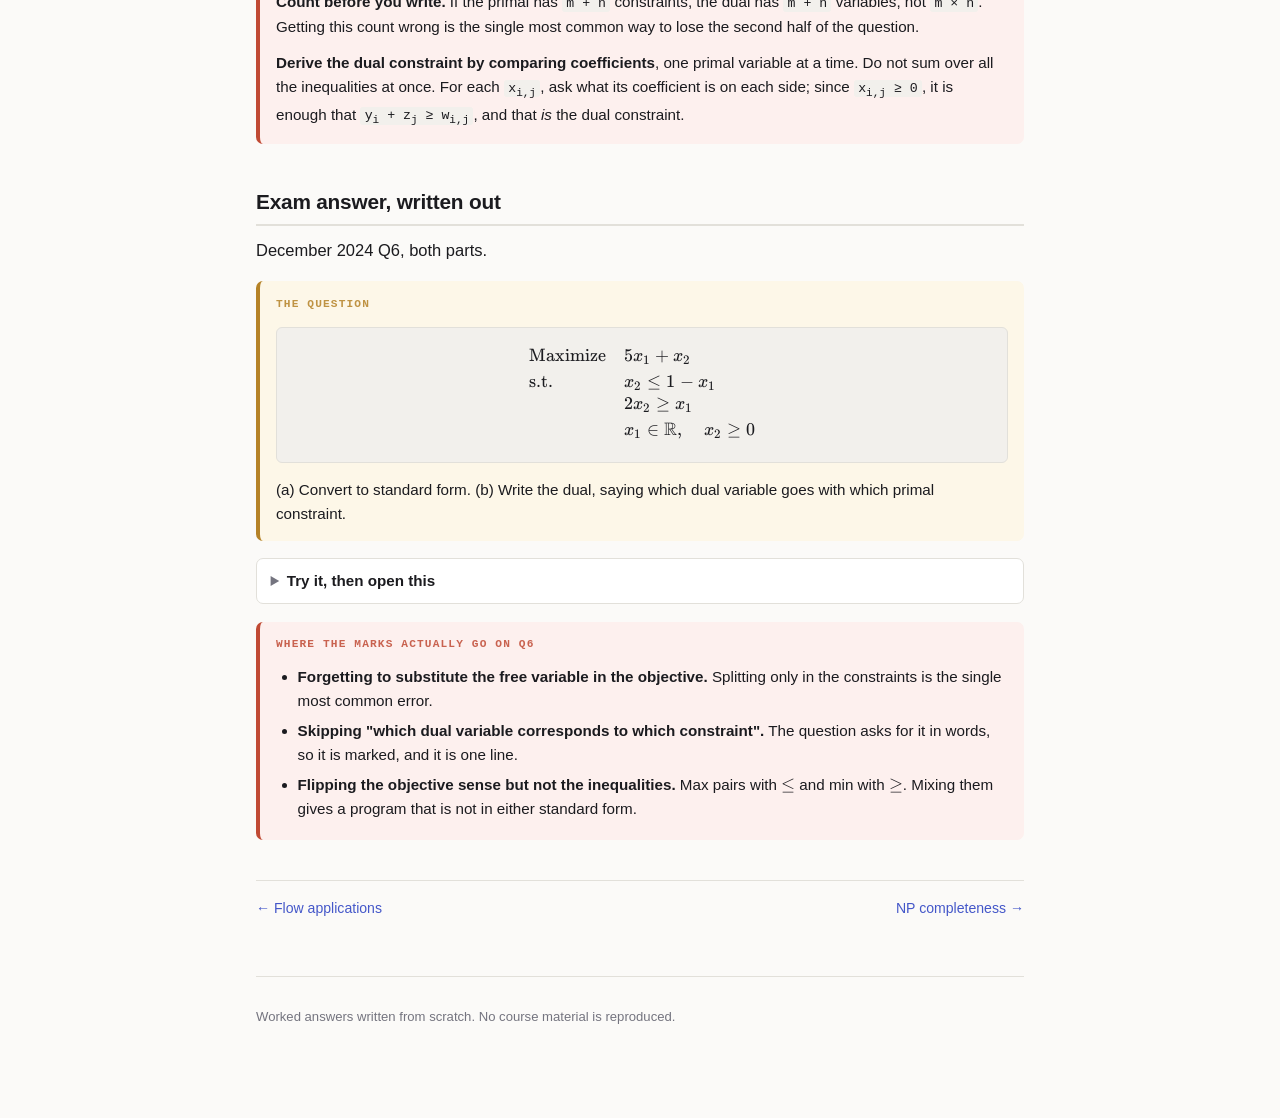
<file: lp.html>
<!doctype html>
<html lang="en">
<head>
<meta charset="utf-8">
<meta name="viewport" content="width=device-width, initial-scale=1">
<title>Linear Programming</title>
<link rel="stylesheet" href="style.css">
<link rel="stylesheet" href="katex/katex.min.css">
</head>
<body>

<header class="top">
  <div class="wrap">
    <a class="backlink" href="index.html">&larr; CSC373 study guide</a>
    <p class="kicker">Unit 6 &middot; Exam question 6 &middot; 10 marks</p>
    <h1>Linear programming</h1>
    <p class="sub">Ten marks with nothing to invent. Two procedures, applied without slipping a sign.</p>
  </div>
</header>

<div class="wrap">

<div class="toc">
  <p>On this page</p>
  <ul>
    <li><a href="#what">What an LP is, and the geometry</a></li>
    <li><a href="#std">Standard form, and the four moves</a></li>
    <li><a href="#convert">Converting one, animated</a></li>
    <li><a href="#dual">The dual, and where it comes from</a></li>
    <li><a href="#duality">The duality theorem</a></li>
    <li><a href="#model">Modelling: absolute values and min max</a></li>
    <li><a href="#exam">Exam answer, written out</a></li>
  </ul>
</div>

<h2 id="what">What an LP is, and the geometry</h2>

<p>A linear program optimises a linear objective subject to linear inequalities. Every constraint is a
half plane, their intersection is a convex polyhedron (the <b>feasible region</b>), and you slide the
objective as far as it will go inside it.</p>

<div class="anim">
  <h4>Why the optimum sits at a corner</h4>
  <p class="cap">Drag the objective direction. The dashed line is a level set of the objective, pushed
  as far as it goes. It stops at a vertex, and only ties at an edge.</p>
  <div class="stage"><svg id="lpSvg" viewBox="0 0 440 300" role="img" aria-label="Feasible region with a sliding objective line"></svg></div>
  <div class="ctrls">
    <div class="slider" style="flex:1">
      <label for="lpAng">objective direction</label>
      <input id="lpAng" type="range" min="0" max="90" value="30" step="1">
    </div>
  </div>
  <div class="readout" id="lpOut"></div>
</div>

<div class="box why">
  <span class="label">The consequence that matters</span>
  <p>An optimum is always attained at a <b>vertex</b> of the polyhedron (whenever one exists and is
  finite). There are finitely many vertices, so the problem is finite, which is why algorithms exist at
  all.</p>
  <p><b>Simplex</b> walks from vertex to neighbouring vertex, improving each time. It is fast in
  practice and exponential in the worst case. <b>Interior point methods</b> cut through the middle and
  run in time polynomial in the number of bits of the input, about $O\!\left((m+n)^{3.5} L\right)$
  for $m$ constraints, $n$ variables, and $L$ bit coefficients. You need
  the fact that LP is solvable in polynomial time, not the algorithms themselves.</p>
</div>

<h2 id="std">Standard form, and the four moves</h2>

<div class="box tpl">
  <span class="label">The two standard forms</span>
  <div class="scroll">
  <table>
  <thead><tr><th>Maximisation</th><th>Minimisation</th></tr></thead>
  <tbody><tr>
    <td>
$$\begin{array}{ll}
\max &amp; c_1 x_1 + \cdots + c_n x_n \\[2pt]
\text{s.t.} &amp; a_{11} x_1 + \cdots + a_{1n} x_n \le b_1 \\
 &amp; \qquad\qquad \vdots \\
 &amp; a_{m1} x_1 + \cdots + a_{mn} x_n \le b_m \\[2pt]
 &amp; x_1, \ldots, x_n \ge 0
\end{array}$$
    </td>
    <td>
$$\begin{array}{ll}
\min &amp; c_1 x_1 + \cdots + c_n x_n \\[2pt]
\text{s.t.} &amp; a_{11} x_1 + \cdots + a_{1n} x_n \ge b_1 \\
 &amp; \qquad\qquad \vdots \\
 &amp; a_{m1} x_1 + \cdots + a_{mn} x_n \ge b_m \\[2pt]
 &amp; x_1, \ldots, x_n \ge 0
\end{array}$$
    </td>
  </tr></tbody>
  </table>
  </div>
  <p>In compact form: $\max c^{\mathsf T} x$ subject to $Ax \le b$, $x \ge 0$. Max goes with $\le$,
  min goes with $\ge$, and every variable is non negative in both. Remembering that pairing is most of
  the battle.</p>
</div>

<div class="box tpl">
  <span class="label">The four moves, in this order</span>
  <ol>
    <li><b>Collect variables on the left, constants on the right.</b> &nbsp;
    $x_2 \le 1 - x_1$ &nbsp; becomes &nbsp; $x_1 + x_2 \le 1$. Do this first, it prevents most sign
    errors.</li>
    <li><b>Flip the wrong direction inequalities</b> by multiplying by $-1$, which reverses the sign.
    &nbsp; $2x_2 \ge x_1$ &nbsp; becomes &nbsp; $x_1 - 2x_2 \le 0$.</li>
    <li><b>Split equalities.</b> &nbsp; $g(x) = b$ &nbsp; becomes &nbsp; $g(x) \le b$ and
    $g(x) \ge b$, then flip the second.</li>
    <li><b>Split free variables.</b> If $x_i$ may be negative, replace every occurrence with
    $x_i^{+} - x_i^{-}$ and add $x_i^{+}, x_i^{-} \ge 0$. In the objective too.</li>
  </ol>
  <p>To turn a min into a max, negate the objective: $\min f$ and $\max (-f)$ have the same
  optimiser, and the optimal values differ by a sign. Say which convention you are using.</p>
</div>

<div class="box why">
  <span class="label">Why splitting a free variable works</span>
  <p>Every real number is a difference of two non negative reals, and the map is onto: given any
  $x$, take $x^{+} = \max(x, 0)$ and $x^{-} = \max(-x, 0)$. So the feasible values of
  $x^{+} - x^{-}$ are exactly all of $\mathbb{R}$, and the LP is unchanged. The representation is not unique (you could add 5 to
  both), but nothing in the LP can tell the difference, so it does not matter.</p>
</div>

<h2 id="convert">Converting one, animated</h2>

<p>This is exactly December 2024 Q6(a). Step through it and the moves are visible one at a time.</p>

<div class="anim">
  <h4>Standard form conversion, then the dual</h4>
  <p class="cap">Five steps to standard form, then three more to the dual.</p>
  <div class="stage"><svg id="cvSvg" viewBox="0 0 440 300" role="img" aria-label="Converting a linear program to standard form and taking its dual"></svg></div>
  <div class="ctrls">
    <button id="cvStep" class="primary">Step</button>
    <button id="cvReset">Reset</button>
  </div>
  <div class="readout" id="cvOut"></div>
</div>

<h2 id="dual">The dual, and where it comes from</h2>

<div class="box tpl">
  <span class="label">The mechanical rule</span>
  <div class="scroll">
  <table>
  <thead><tr><th>Primal (max)</th><th>Dual (min)</th></tr></thead>
  <tbody>
  <tr><td>$\max\; c^{\mathsf T} x$</td><td>$\min\; b^{\mathsf T} y$</td></tr>
  <tr><td>$Ax \le b$</td><td>$A^{\mathsf T} y \ge c$</td></tr>
  <tr><td>$x \ge 0$</td><td>$y \ge 0$</td></tr>
  <tr><td>m constraints</td><td>m variables</td></tr>
  <tr><td>n variables</td><td>n constraints</td></tr>
  </tbody>
  </table>
  </div>
  <p>One dual variable per primal constraint. One dual constraint per primal variable. The old right
  hand side becomes the new objective, the old objective becomes the new right hand side, and the
  matrix is transposed.</p>
  <p>Then the sentence the exam asks for every time: <i>"the dual variable $y_i$ corresponds to the
  primal constraint [name it]."</i></p>
</div>

<div class="box why">
  <span class="label">Where the dual actually comes from</span>
  <p>It is not an arbitrary transformation. It is the search for the best <b>provable upper bound</b> on
  the primal.</p>
  <p>Suppose you want to bound $\max c^{\mathsf T} x$. Take non negative multipliers
  $y_1, \ldots, y_m$, multiply constraint $i$ by $y_i$, and add them all up. Since every
  $y_i \ge 0$, the inequalities survive, and you get</p>

  <div class="eq">
  $$\left(\sum_{i=1}^{m} y_i a_{i1}\right) x_1 + \cdots + \left(\sum_{i=1}^{m} y_i a_{in}\right) x_n
    \;\le\; \sum_{i=1}^{m} y_i b_i .$$
  </div>

  <p>If the coefficient of each $x_j$ on the left is <b>at least</b> $c_j$, then because $x \ge 0$ the
  left side is at least the objective, so</p>

  <div class="eq">
  $$c^{\mathsf T} x \;\le\; b^{\mathsf T} y .$$
  </div>

  <p>The requirement "coefficient of $x_j$ is at least $c_j$" is exactly $A^{\mathsf T} y \ge c$, and
  minimising $b^{\mathsf T} y$ is asking for the <b>tightest</b> such bound. That is the dual, and weak
  duality is true by construction.</p>
</div>

<h2 id="duality">The duality theorem</h2>

<div class="box tpl">
  <span class="label">Statement</span>
  <p>For a primal and dual pair, exactly one of the following holds:</p>
  <ol>
    <li>Both are feasible, and their optimal values are <b>equal and finite</b>.</li>
    <li>One is unbounded, and the other is infeasible.</li>
    <li>Both are infeasible.</li>
  </ol>
  <p>Vocabulary: an LP is <b>feasible</b> if some point satisfies all its constraints, and
  <b>unbounded</b> if its objective can be pushed to infinity (or minus infinity for a min).</p>
</div>

<div class="box why">
  <span class="label">The connection to max flow min cut</span>
  <p>Max flow min cut is a special case of this theorem. Write max flow as an LP: variables are the
  <code>f(e)</code>, constraints are capacity and conservation. Take its dual and you get, after a
  little work, the minimum cut LP. Strong duality then says the two optimal values are equal, which is
  the max flow min cut theorem.</p>
  <p>The pattern is the same one you saw in flow: a cut <b>certifies</b> that a flow is maximum, and a
  dual solution <b>certifies</b> that a primal solution is optimal. If you can hand someone a feasible
  primal and a feasible dual with the same objective value, both are optimal and no further argument is
  needed. Assignment 4 used exactly this to bound the minimum flow by a forward cut.</p>
</div>

<h2 id="model">Modelling: absolute values and min max</h2>

<p>An LP objective must be linear, so <code>|x|</code>, <code>max(...)</code> and
<code>min(...)</code> are all illegal as written. Two tricks fix almost every case, and both have been
examined.</p>

<div class="box tpl">
  <span class="label">Trick 1: minimising an absolute value</span>
  <p>To minimise $\sum_{i} \lvert g_i(x) \rvert$, introduce a new variable $e_i$ for each term and
  write</p>

  <div class="eq">
  $$\begin{array}{ll}
  \min &amp; e_1 + \cdots + e_n \\[2pt]
  \text{s.t.} &amp; e_i \ge \phantom{-}g_i(x) \quad \text{for all } i \\
   &amp; e_i \ge -g_i(x) \quad \text{for all } i
  \end{array}$$
  </div>

  <p><b>Why it works.</b> The two constraints together say</p>
  <div class="eq">
  $$e_i \;\ge\; \max\{\,g_i(x),\, -g_i(x)\,\} \;=\; \lvert g_i(x) \rvert .$$
  </div>
  <p>Since the objective <i>minimises</i> the sum of the $e_i$, nothing pushes them higher than they
  must be, so at an optimum each $e_i$ equals $\lvert g_i(x) \rvert$ exactly.</p>
  <p>This <b>only</b> works when the objective pushes $e_i$ down. Trying it inside a maximisation lets
  $e_i$ float up to infinity and the model is wrong.</p>
</div>

<div class="box tpl">
  <span class="label">Trick 2: minimising a maximum</span>
  <p>To minimise $\max_{i} \lvert g_i(x) \rvert$, use a <b>single</b> variable $t$:</p>

  <div class="eq">
  $$\begin{array}{ll}
  \min &amp; t \\[2pt]
  \text{s.t.} &amp; t \ge \phantom{-}g_i(x) \quad \text{for all } i \\
   &amp; t \ge -g_i(x) \quad \text{for all } i
  \end{array}$$
  </div>

  <p>One variable bounded below by every term is bounded below by their maximum, and minimising drives
  it down to exactly that maximum.</p>
  <p>One $e_i$ each gives the <b>sum</b> of absolute errors. One shared $t$ gives the <b>maximum</b>
  absolute error. That single difference is the whole distinction, and it has been examined both
  ways.</p>
</div>

<div class="box note">
  <span class="label">Line fitting, the recurring example</span>
  <p>Given points $(x_i, y_i)$, fit $y = ax + b$. Least squares minimises
  $\sum_i (a x_i + b - y_i)^{2}$, which is <b>not</b> an LP, though it does have a closed form.
  Minimising $\sum_i \lvert a x_i + b - y_i \rvert$ is an LP by trick 1 and is less sensitive to
  outliers. Minimising $\max_i \lvert a x_i + b - y_i \rvert$ is an LP by trick 2. The variables are
  $a$ and $b$, both free, so both get split when you go to standard form.</p>
</div>

<div class="box trap">
  <span class="label">What the LP graders actually mark you down for</span>
  <p><b>Say what your variables mean, in English, before you write a single constraint.</b> Students
  who skip this are the ones who then get confused about what they are solving. One line is enough:
  "let <code>x<sub>i,j</sub></code> be the kilograms per month sent from roaster i to shop j".</p>
  <p><b>Know which symbols are variables and which are constants.</b> Things like
  <code>c<sub>j</sub></code>, <code>d<sub>j</sub></code> and <code>w<sub>i,j</sub></code> are given
  numbers. They must never appear in the non-negativity constraints. Writing
  <code>w<sub>i,j</sub> &ge; 0</code> signals you do not know what you are optimising over.</p>
  <p><b>The dual is not the negative of the primal.</b> And no primal variable may appear anywhere in
  the dual: if an <code>x</code> survives into your dual, the result is not even linear.</p>
  <p><b>Count before you write.</b> If the primal has <code>m + n</code> constraints, the dual has
  <code>m + n</code> variables, not <code>m &times; n</code>. Getting this count wrong is the single
  most common way to lose the second half of the question.</p>
  <p><b>Derive the dual constraint by comparing coefficients</b>, one primal variable at a time. Do not
  sum over all the inequalities at once. For each <code>x<sub>i,j</sub></code>, ask what its coefficient
  is on each side; since <code>x<sub>i,j</sub> &ge; 0</code>, it is enough that
  <code>y<sub>i</sub> + z<sub>j</sub> &ge; w<sub>i,j</sub></code>, and that <i>is</i> the dual
  constraint.</p>
</div>

<h2 id="exam">Exam answer, written out</h2>

<p>December 2024 Q6, both parts.</p>

<div class="box note">
  <span class="label">The question</span>
  <div class="eq">
  $$\begin{array}{ll}
  \text{Maximize} &amp; 5x_1 + x_2 \\[2pt]
  \text{s.t.} &amp; x_2 \le 1 - x_1 \\
   &amp; 2x_2 \ge x_1 \\[2pt]
   &amp; x_1 \in \mathbb{R}, \quad x_2 \ge 0
  \end{array}$$
  </div>
  <p>(a) Convert to standard form. (b) Write the dual, saying which dual variable goes with which
  primal constraint.</p>
</div>

<details>
<summary>Try it, then open this</summary>

<p><b>(a) Standard form.</b></p>

<p>Move variables left: &nbsp; $x_1 + x_2 \le 1$ &nbsp; and &nbsp; $-x_1 + 2x_2 \ge 0$.</p>

<p>Flip the second: &nbsp; $x_1 - 2x_2 \le 0$.</p>

<p>$x_1$ is free, so replace it with $x_1^{+} - x_1^{-}$ where both are non negative, everywhere
including the objective:</p>

<div class="eq">
$$\begin{array}{ll}
\max &amp; 5x_1^{+} - 5x_1^{-} + x_2 \\[2pt]
\text{s.t.} &amp; x_1^{+} - x_1^{-} + \phantom{2}x_2 \le 1 \\
 &amp; x_1^{+} - x_1^{-} - 2x_2 \le 0 \\[2pt]
 &amp; x_1^{+},\, x_1^{-},\, x_2 \ge 0
\end{array}$$
</div>

<p><b>(b) The dual.</b> Two primal constraints, so two dual variables. Three primal variables, so three
dual constraints.</p>

<ul>
  <li>$y_1$ corresponds to the first primal constraint, $x_1^{+} - x_1^{-} + x_2 \le 1$;</li>
  <li>$y_2$ corresponds to the second, $x_1^{+} - x_1^{-} - 2x_2 \le 0$.</li>
</ul>

<p>The objective coefficients come from the primal right hand side $(1, 0)$. Each dual constraint
reads the column of one primal variable:</p>

<div class="eq">
$$\begin{array}{lll}
\min &amp; y_1 &amp; \\[2pt]
\text{s.t.} &amp; \phantom{-}y_1 + \phantom{2}y_2 \ge \phantom{-}5 &amp; \text{(column of } x_1^{+})\\
 &amp; -y_1 - \phantom{2}y_2 \ge -5 &amp; \text{(column of } x_1^{-})\\
 &amp; \phantom{-}y_1 - 2y_2 \ge \phantom{-}1 &amp; \text{(column of } x_2)\\[2pt]
 &amp; y_1,\, y_2 \ge 0 &amp;
\end{array}$$
</div>

<div class="box why">
  <span class="label">The thing worth noticing</span>
  <p>The first two dual constraints are $y_1 + y_2 \ge 5$ and $y_1 + y_2 \le 5$, which together
  force $y_1 + y_2 = 5$. That is not a coincidence: a <b>free primal variable</b> always produces an
  <b>equality dual constraint</b>, because splitting it into a plus and a minus part generates a
  matched pair of opposite inequalities.</p>
  <p>The mirror image also holds: a primal equality constraint gives a free dual variable. If you take
  the dual of a program that was not in standard form and get something with equalities or free
  variables in it, that is why. Writing the pair of inequalities is safer on an exam, but knowing they
  collapse lets you sanity check the answer.</p>
</div>

<div class="box tpl">
  <span class="label">The ten second check</span>
  <p>Count. Two primal constraints and two dual variables. Three primal variables and three dual
  constraints. Max became min. Every $\le$ became $\ge$. All variables still non negative. If any of
  those five does not hold, you transposed something wrong.</p>
</div>
</details>

<div class="box trap">
  <span class="label">Where the marks actually go on Q6</span>
  <ul>
    <li><b>Forgetting to substitute the free variable in the objective.</b> Splitting only in the
    constraints is the single most common error.</li>
    <li><b>Skipping "which dual variable corresponds to which constraint".</b> The question asks for it
    in words, so it is marked, and it is one line.</li>
    <li><b>Flipping the objective sense but not the inequalities.</b> Max pairs with $\le$ and min
    with $\ge$. Mixing them gives a program that is not in either standard form.</li>
  </ul>
</div>

<div class="pagenav">
  <a href="flow-apps.html">&larr; Flow applications</a>
  <a href="complexity.html">NP completeness &rarr;</a>
</div>

<footer class="bot">
  <p>Worked answers written from scratch. No course material is reproduced.</p>
</footer>

</div>

<script>
var NSG = 'http://www.w3.org/2000/svg';
function mk(n, a) { var e = document.createElementNS(NSG, n); for (var k in a) e.setAttribute(k, a[k]); return e; }
function clr(s) { while (s.firstChild) s.removeChild(s.firstChild); }

/* ---------------- LP geometry ---------------- */
(function () {
  var svg = document.getElementById('lpSvg');
  if (!svg) return;
  var out = document.getElementById('lpOut');
  var slider = document.getElementById('lpAng');

  // feasible region vertices in problem coordinates
  var V = [[0, 0], [4, 0], [4, 2], [2, 5], [0, 4]];
  var OX = 50, OY = 258, SC = 42;
  function px(p) { return [OX + p[0] * SC, OY - p[1] * SC]; }

  function draw() {
    clr(svg);
    var ang = +slider.value * Math.PI / 180;
    var cx = Math.cos(ang), cy = Math.sin(ang);

    // axes
    svg.appendChild(mk('line', { x1: OX, y1: 20, x2: OX, y2: OY, stroke: 'var(--line2)', 'stroke-width': 1.4 }));
    svg.appendChild(mk('line', { x1: OX, y1: OY, x2: 420, y2: OY, stroke: 'var(--line2)', 'stroke-width': 1.4 }));
    var ax = mk('text', { x: 424, y: OY + 4, class: 'svg-lbl' }); ax.textContent = 'x₁'; svg.appendChild(ax);
    var ay = mk('text', { x: OX - 22, y: 24, class: 'svg-lbl' }); ay.textContent = 'x₂'; svg.appendChild(ay);

    // feasible polygon
    svg.appendChild(mk('polygon', {
      points: V.map(function (v) { return px(v).join(','); }).join(' '),
      fill: 'var(--lp)', opacity: .18, stroke: 'var(--lp)', 'stroke-width': 2
    }));

    // best vertex
    var best = V[0], bv = -Infinity;
    V.forEach(function (v) { var s = cx * v[0] + cy * v[1]; if (s > bv + 1e-9) { bv = s; best = v; } });
    var ties = V.filter(function (v) { return Math.abs(cx * v[0] + cy * v[1] - bv) < 1e-9; });

    // objective level line through the best vertex
    var bp = px(best);
    var L = 300;
    svg.appendChild(mk('line', {
      x1: bp[0] + cy * L, y1: bp[1] + cx * L, x2: bp[0] - cy * L, y2: bp[1] - cx * L,
      stroke: 'var(--dp)', 'stroke-width': 2, 'stroke-dasharray': '6 4'
    }));

    // a couple of interior level lines to show the sweep
    [0.45, 0.72].forEach(function (f) {
      var ip = px([best[0] * f, best[1] * f]);
      svg.appendChild(mk('line', {
        x1: ip[0] + cy * L, y1: ip[1] + cx * L, x2: ip[0] - cy * L, y2: ip[1] - cx * L,
        stroke: 'var(--dp)', 'stroke-width': 1, 'stroke-dasharray': '3 5', opacity: .4
      }));
    });

    // objective arrow from origin
    var o = px([0, 0]);
    var AL = 78;
    svg.appendChild(mk('line', { x1: o[0], y1: o[1], x2: o[0] + cx * AL, y2: o[1] - cy * AL, stroke: 'var(--dp)', 'stroke-width': 2.5 }));
    svg.appendChild(mk('path', {
      d: 'M ' + (o[0] + cx * AL) + ' ' + (o[1] - cy * AL) +
         ' L ' + (o[0] + cx * (AL - 9) - cy * 5) + ' ' + (o[1] - cy * (AL - 9) - cx * 5) +
         ' L ' + (o[0] + cx * (AL - 9) + cy * 5) + ' ' + (o[1] - cy * (AL - 9) + cx * 5) + ' Z',
      fill: 'var(--dp)'
    }));
    var at = mk('text', { x: o[0] + cx * (AL + 8), y: o[1] - cy * (AL + 8), class: 'svg-lbl-b', fill: 'var(--dp)' });
    at.textContent = 'c';
    svg.appendChild(at);

    // vertices
    V.forEach(function (v) {
      var p = px(v);
      var isBest = ties.some(function (b) { return b[0] === v[0] && b[1] === v[1]; });
      svg.appendChild(mk('circle', {
        cx: p[0], cy: p[1], r: isBest ? 6 : 3.6,
        fill: isBest ? 'var(--dp)' : 'var(--lp)', stroke: isBest ? 'var(--bg2)' : 'none', 'stroke-width': 2
      }));
    });

    var ft = mk('text', { x: 120, y: 40, class: 'svg-lbl-b', fill: 'var(--lp)' });
    ft.textContent = 'feasible region';
    svg.appendChild(ft);

    out.innerHTML = ties.length > 1
      ? '<b>A tie.</b> The objective is parallel to an edge, so every point along that edge is optimal, including its two endpoints. Even here <b>a vertex is still among the optima</b>, which is all any algorithm needs.'
      : '<b>The optimum is the single vertex (' + best[0] + ', ' + best[1] + ').</b> Push the objective line as far as it goes and it leaves the region at a corner. Since there are finitely many corners, a search over them is finite. That is what simplex does.';
  }

  slider.addEventListener('input', draw);
  draw();
})();

/* ---------------- standard form + dual conversion ---------------- */
(function () {
  var svg = document.getElementById('cvSvg');
  if (!svg) return;
  var out = document.getElementById('cvOut');
  var stage = 0;

  var FRAMES = [
    {
      title: 'the given program',
      lines: [
        ['max  5x₁ + x₂', 0],
        ['s.t. x₂ ≤ 1 - x₁', 0],
        ['     2x₂ ≥ x₁', 0],
        ['     x₁ ∈ ℝ,  x₂ ≥ 0', 0]
      ],
      msg: 'Three things are wrong for standard form: variables sit on the right of a constraint, one inequality points the wrong way, and x₁ is free rather than non negative. Press Step.'
    },
    {
      title: 'move 1: variables to the left',
      lines: [
        ['max  5x₁ + x₂', 0],
        ['s.t. x₁ + x₂ ≤ 1', 1],
        ['     -x₁ + 2x₂ ≥ 0', 1],
        ['     x₁ ∈ ℝ,  x₂ ≥ 0', 0]
      ],
      msg: 'Every variable is now on the left and every constant on the right. Doing this first is what stops sign errors later.'
    },
    {
      title: 'move 2: flip the ≥ constraint',
      lines: [
        ['max  5x₁ + x₂', 0],
        ['s.t. x₁ + x₂ ≤ 1', 0],
        ['     x₁ - 2x₂ ≤ 0', 1],
        ['     x₁ ∈ ℝ,  x₂ ≥ 0', 0]
      ],
      msg: 'Multiplying both sides by -1 reverses the inequality. Every sign on that row flipped, including the right hand side (0 stays 0 here).'
    },
    {
      title: 'move 3: split the free variable',
      lines: [
        ['max  5x₁⁺ - 5x₁⁻ + x₂', 1],
        ['s.t. x₁⁺ - x₁⁻ + x₂ ≤ 1', 1],
        ['     x₁⁺ - x₁⁻ - 2x₂ ≤ 0', 1],
        ['     x₁⁺, x₁⁻, x₂ ≥ 0', 1]
      ],
      msg: 'x₁ becomes x₁⁺ - x₁⁻ with both non negative. <b>Note the objective changed too</b>, which is where most marks are lost. This is standard form: a max, all ≤, all variables ≥ 0.'
    },
    {
      title: 'the dual: count first',
      lines: [
        ['2 primal constraints  →  2 dual variables  y₁, y₂', 1],
        ['3 primal variables    →  3 dual constraints', 1],
        ['', 0],
        ['y₁ ↔ the constraint  x₁⁺ - x₁⁻ + x₂ ≤ 1', 1]
      ],
      msg: 'Before writing anything, count. Dual variables match primal constraints, dual constraints match primal variables. y₂ corresponds to the second constraint.'
    },
    {
      title: 'the dual: transpose',
      lines: [
        ['min  1·y₁ + 0·y₂', 1],
        ['s.t.  y₁ + y₂ ≥ 5      (column of x₁⁺)', 1],
        ['     -y₁ - y₂ ≥ -5     (column of x₁⁻)', 1],
        ['      y₁ - 2y₂ ≥ 1     (column of x₂)', 1]
      ],
      msg: 'Old right hand side (1, 0) becomes the new objective. Old objective (5, -5, 1) becomes the new right hand sides. Each dual constraint reads down one primal variable’s column.'
    },
    {
      title: 'the dual, finished',
      lines: [
        ['min  y₁', 1],
        ['s.t.  y₁ + y₂ ≥ 5', 0],
        ['     -y₁ - y₂ ≥ -5', 0],
        ['      y₁ - 2y₂ ≥ 1', 0],
        ['      y₁, y₂ ≥ 0', 1]
      ],
      msg: 'Done. Notice the first two constraints together say <b>y₁ + y₂ = 5</b>. A free primal variable always yields an equality in the dual, because splitting it produced a matched pair of opposite inequalities.'
    }
  ];

  function draw() {
    clr(svg);
    var f = FRAMES[stage];

    var t = mk('text', { x: 10, y: 22, class: 'svg-lbl-b' });
    t.textContent = 'step ' + (stage + 1) + ' of ' + FRAMES.length + ':  ' + f.title;
    svg.appendChild(t);

    svg.appendChild(mk('rect', {
      x: 10, y: 38, width: 420, height: 150, rx: 6,
      fill: 'var(--code-bg)', stroke: 'var(--line)', 'stroke-width': 1
    }));

    f.lines.forEach(function (ln, i) {
      var e = mk('text', {
        x: 24, y: 66 + i * 26,
        style: 'font-family:var(--mono);font-size:14px;font-weight:' + (ln[1] ? '700' : '400'),
        fill: ln[1] ? 'var(--lp)' : 'var(--ink2)'
      });
      e.textContent = ln[0];
      svg.appendChild(e);
    });

    // progress dots
    FRAMES.forEach(function (_, i) {
      svg.appendChild(mk('circle', {
        cx: 20 + i * 18, cy: 210, r: 5,
        fill: i <= stage ? 'var(--lp)' : 'var(--line2)', opacity: i <= stage ? .9 : .5
      }));
    });
    var pl = mk('text', { x: 20 + FRAMES.length * 18 + 6, y: 214, class: 'svg-lbl' });
    pl.textContent = stage < 4 ? 'converting to standard form' : 'taking the dual';
    svg.appendChild(pl);

    out.innerHTML = f.msg;
  }

  document.getElementById('cvStep').addEventListener('click', function () {
    stage = Math.min(stage + 1, FRAMES.length - 1); draw();
  });
  document.getElementById('cvReset').addEventListener('click', function () { stage = 0; draw(); });
  draw();
})();
</script>

<script defer src="katex/katex.min.js"></script>
<script defer src="katex/auto-render.min.js"></script>
<script>
// Render math after the DOM is up. Deferred scripts run before DOMContentLoaded,
// so katex and renderMathInElement are both defined by the time this fires.
document.addEventListener('DOMContentLoaded', function () {
  renderMathInElement(document.body, {
    delimiters: [
      { left: '$$', right: '$$', display: true },
      { left: '$',  right: '$',  display: false }
    ],
    // pseudocode stays monospace, it is code and not maths
    ignoredTags: ['script', 'noscript', 'style', 'textarea', 'pre', 'code', 'option'],
    throwOnError: false
  });
});
</script>
</body>
</html>
</file>
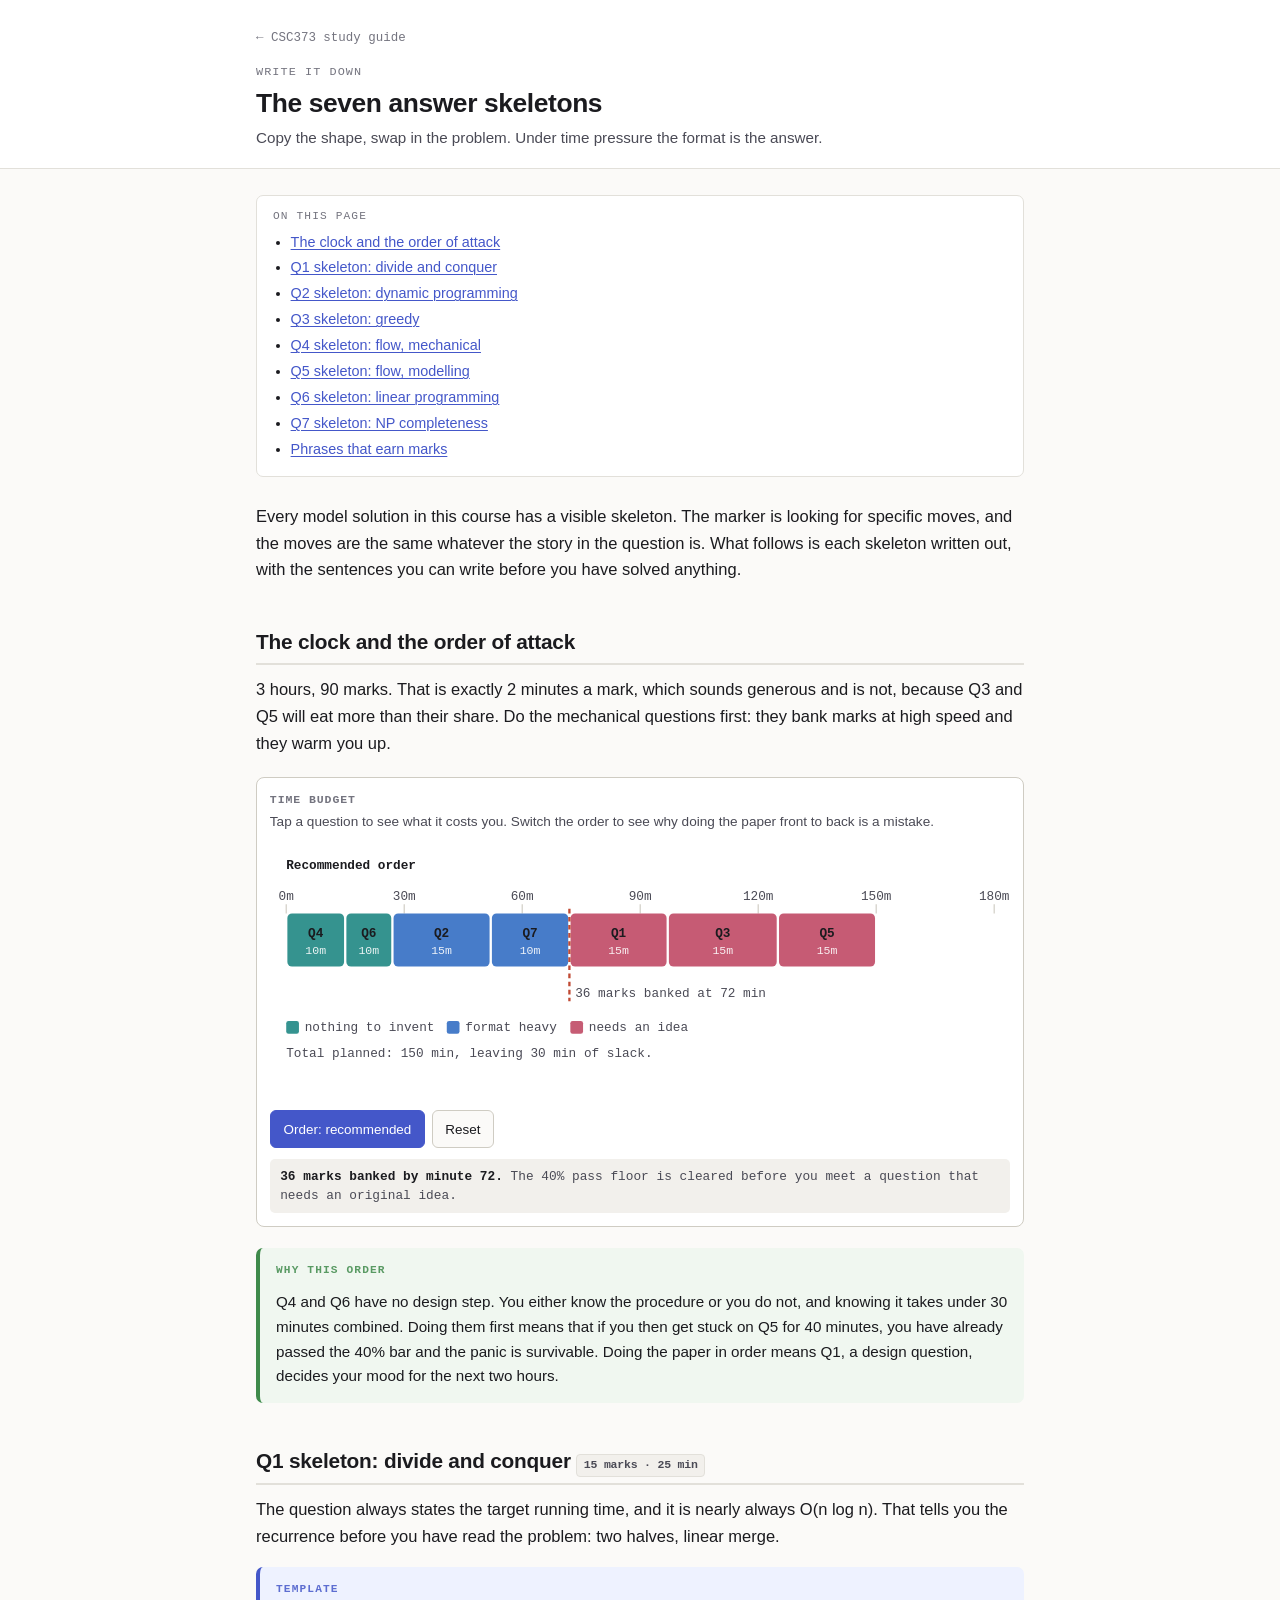
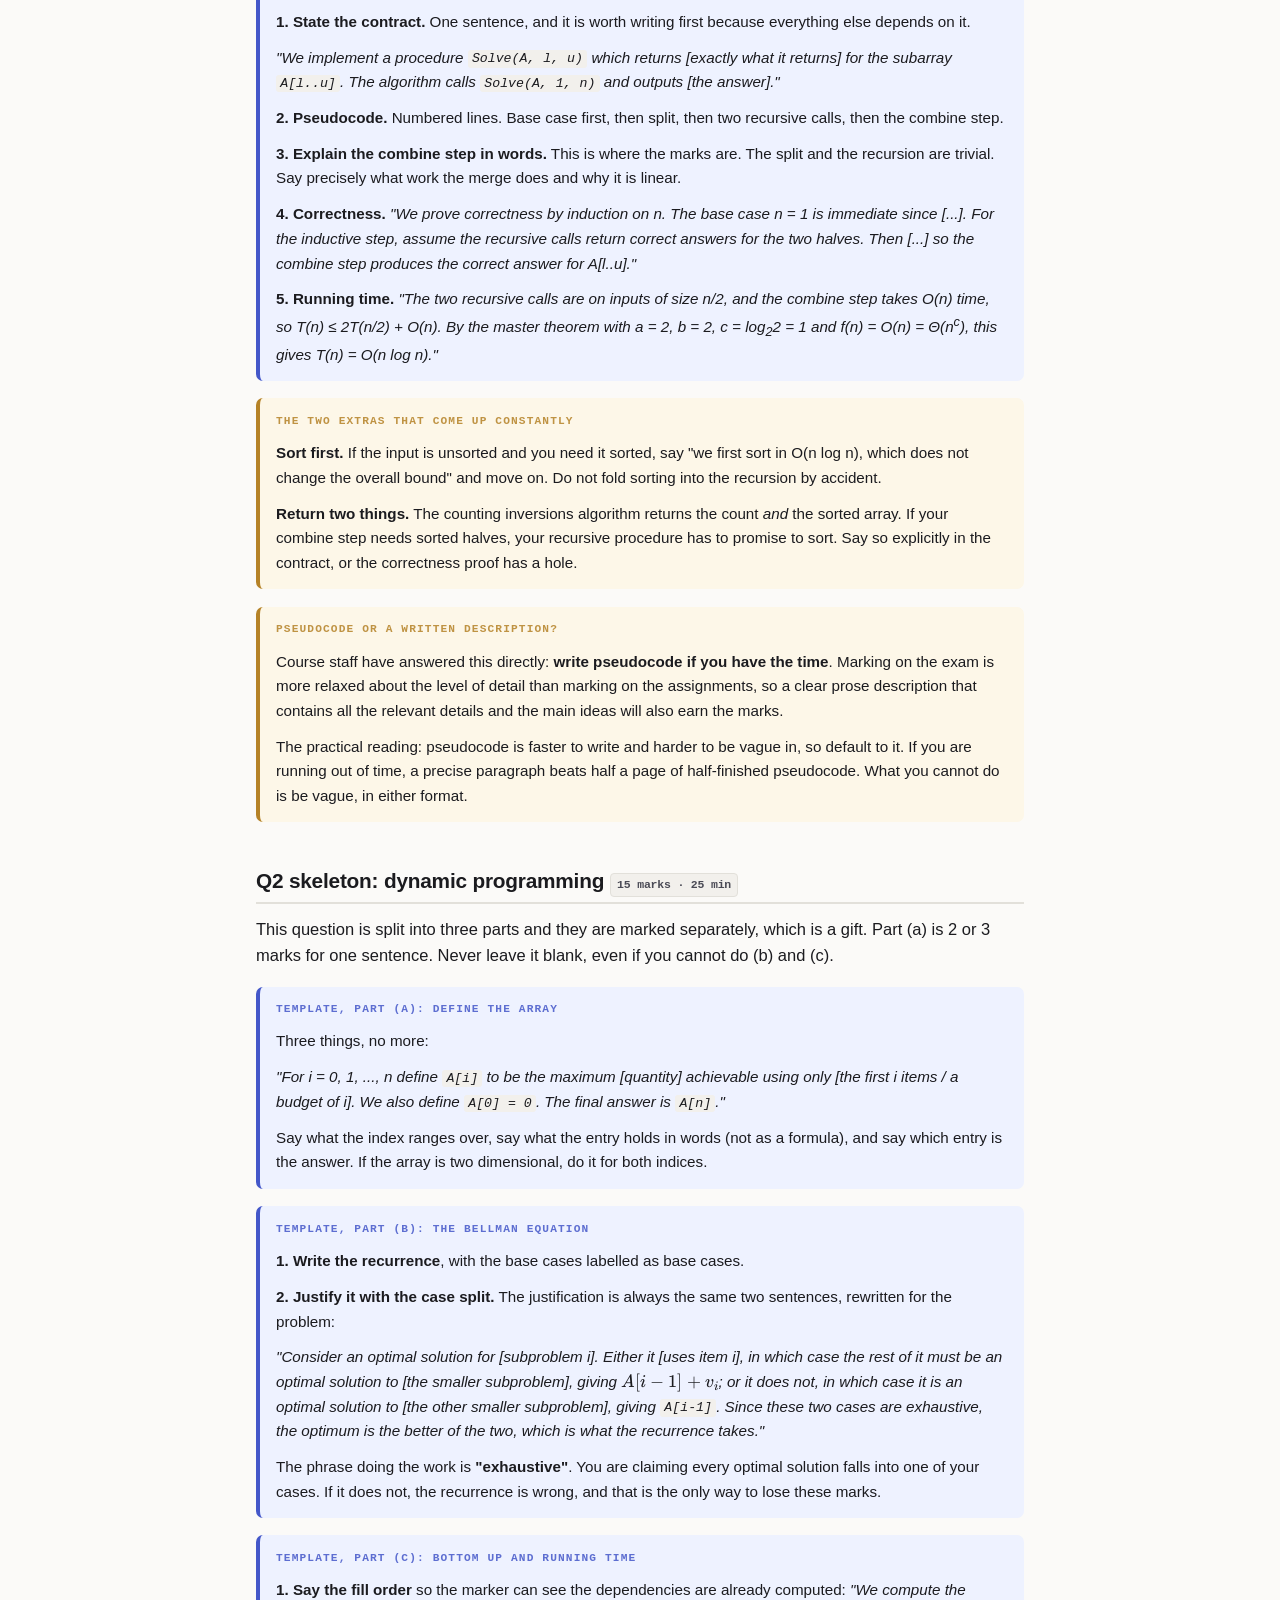
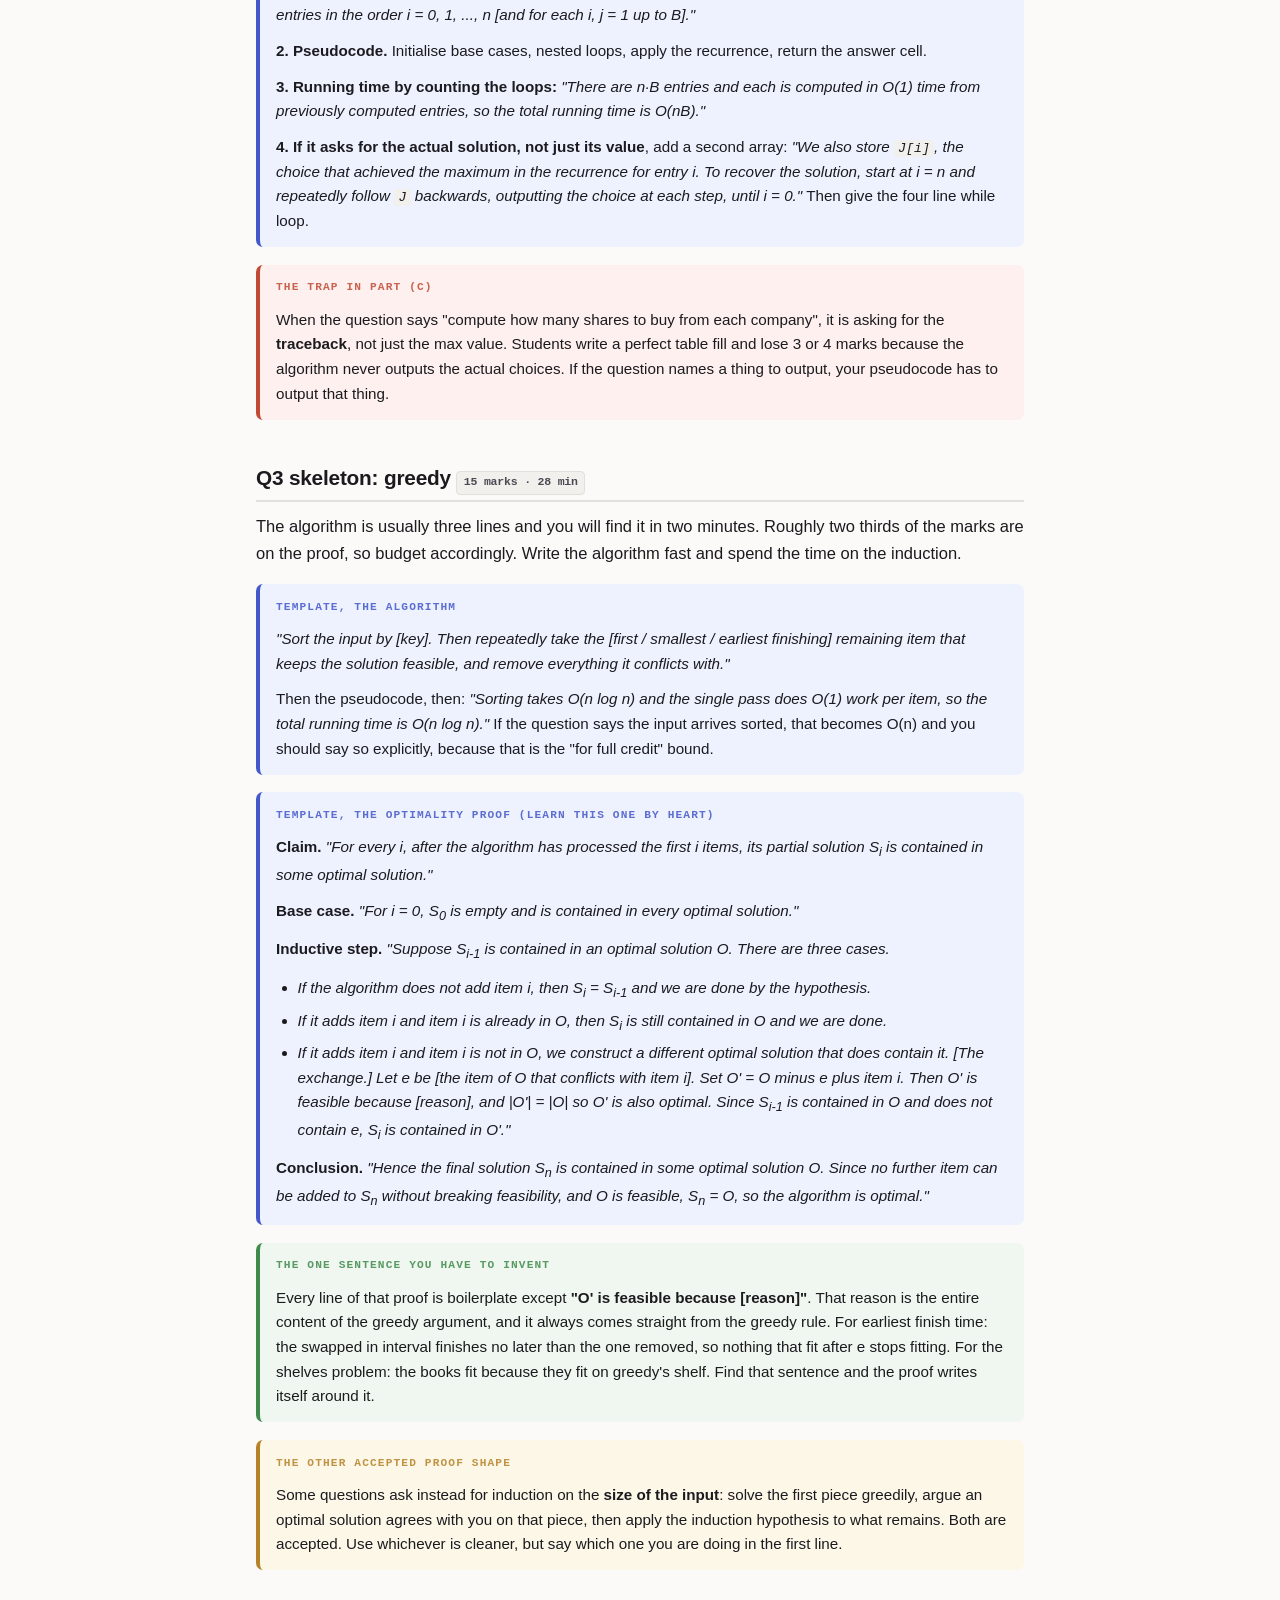
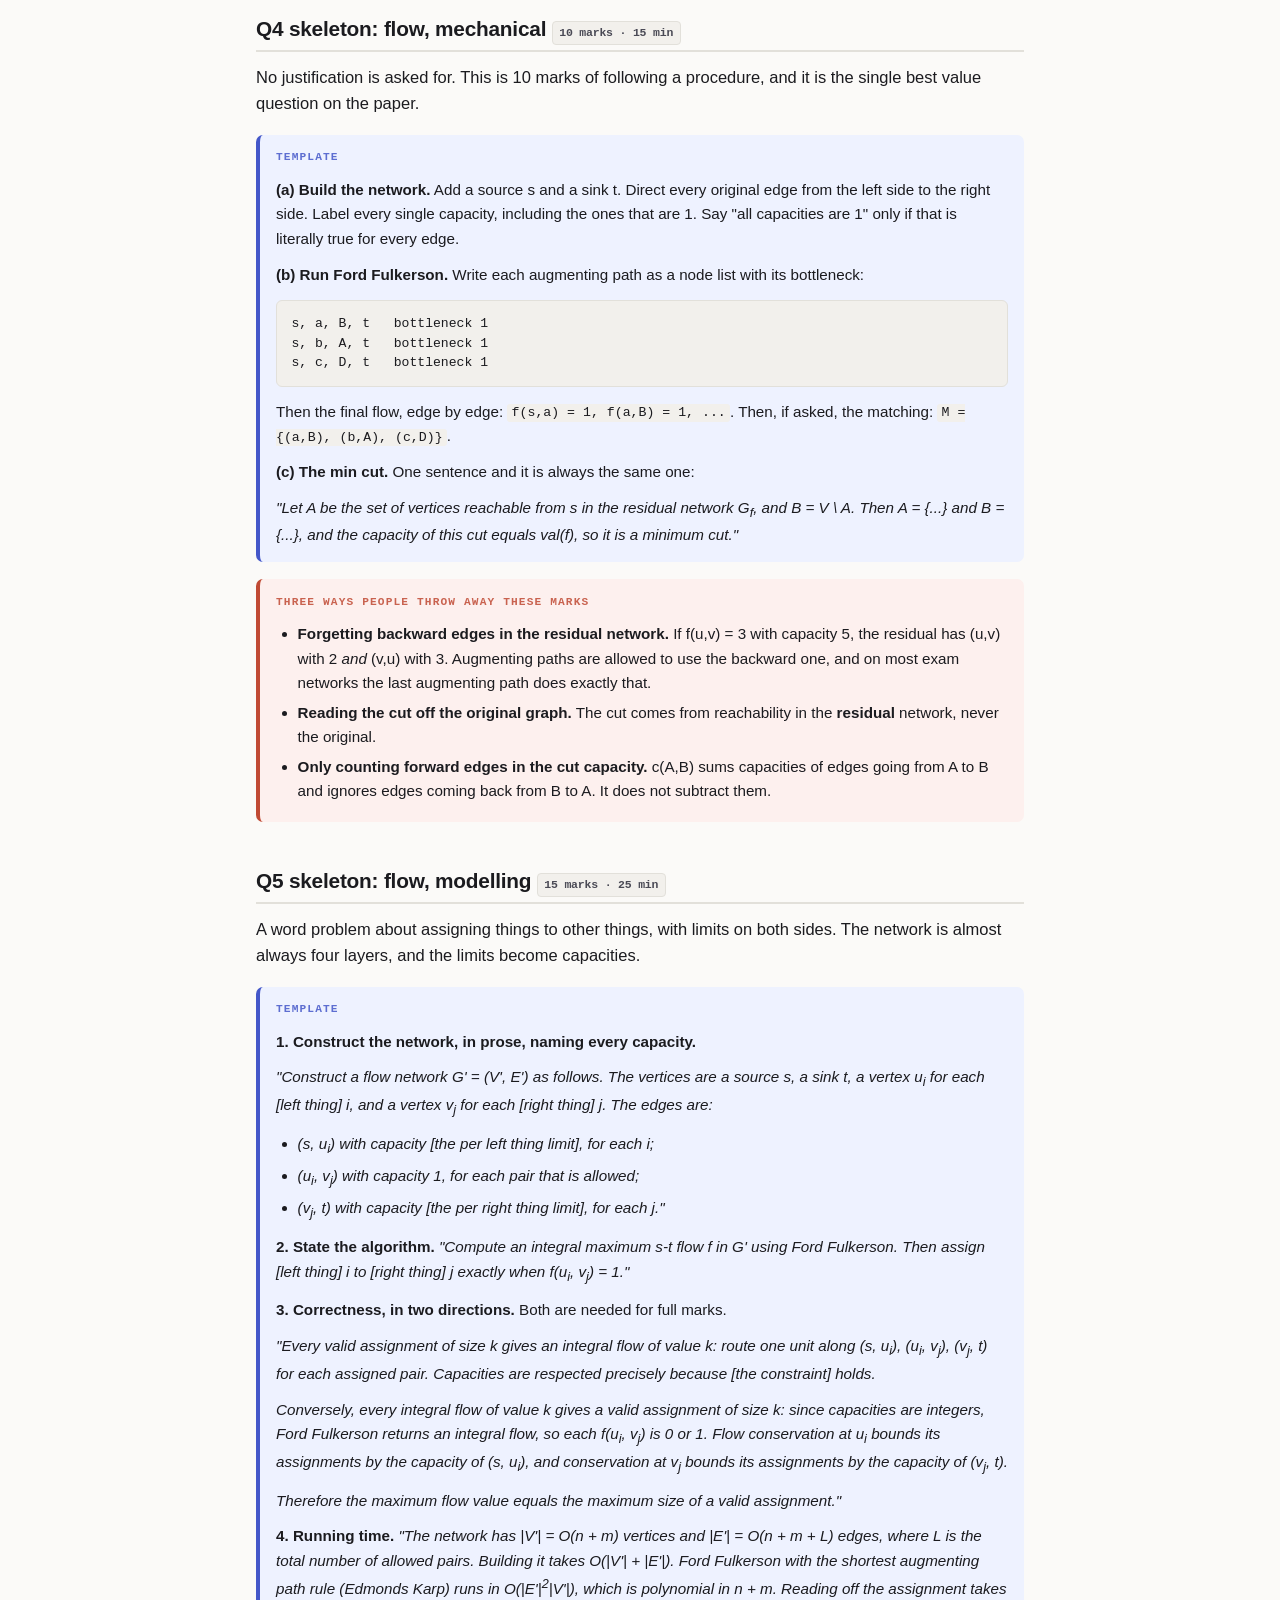
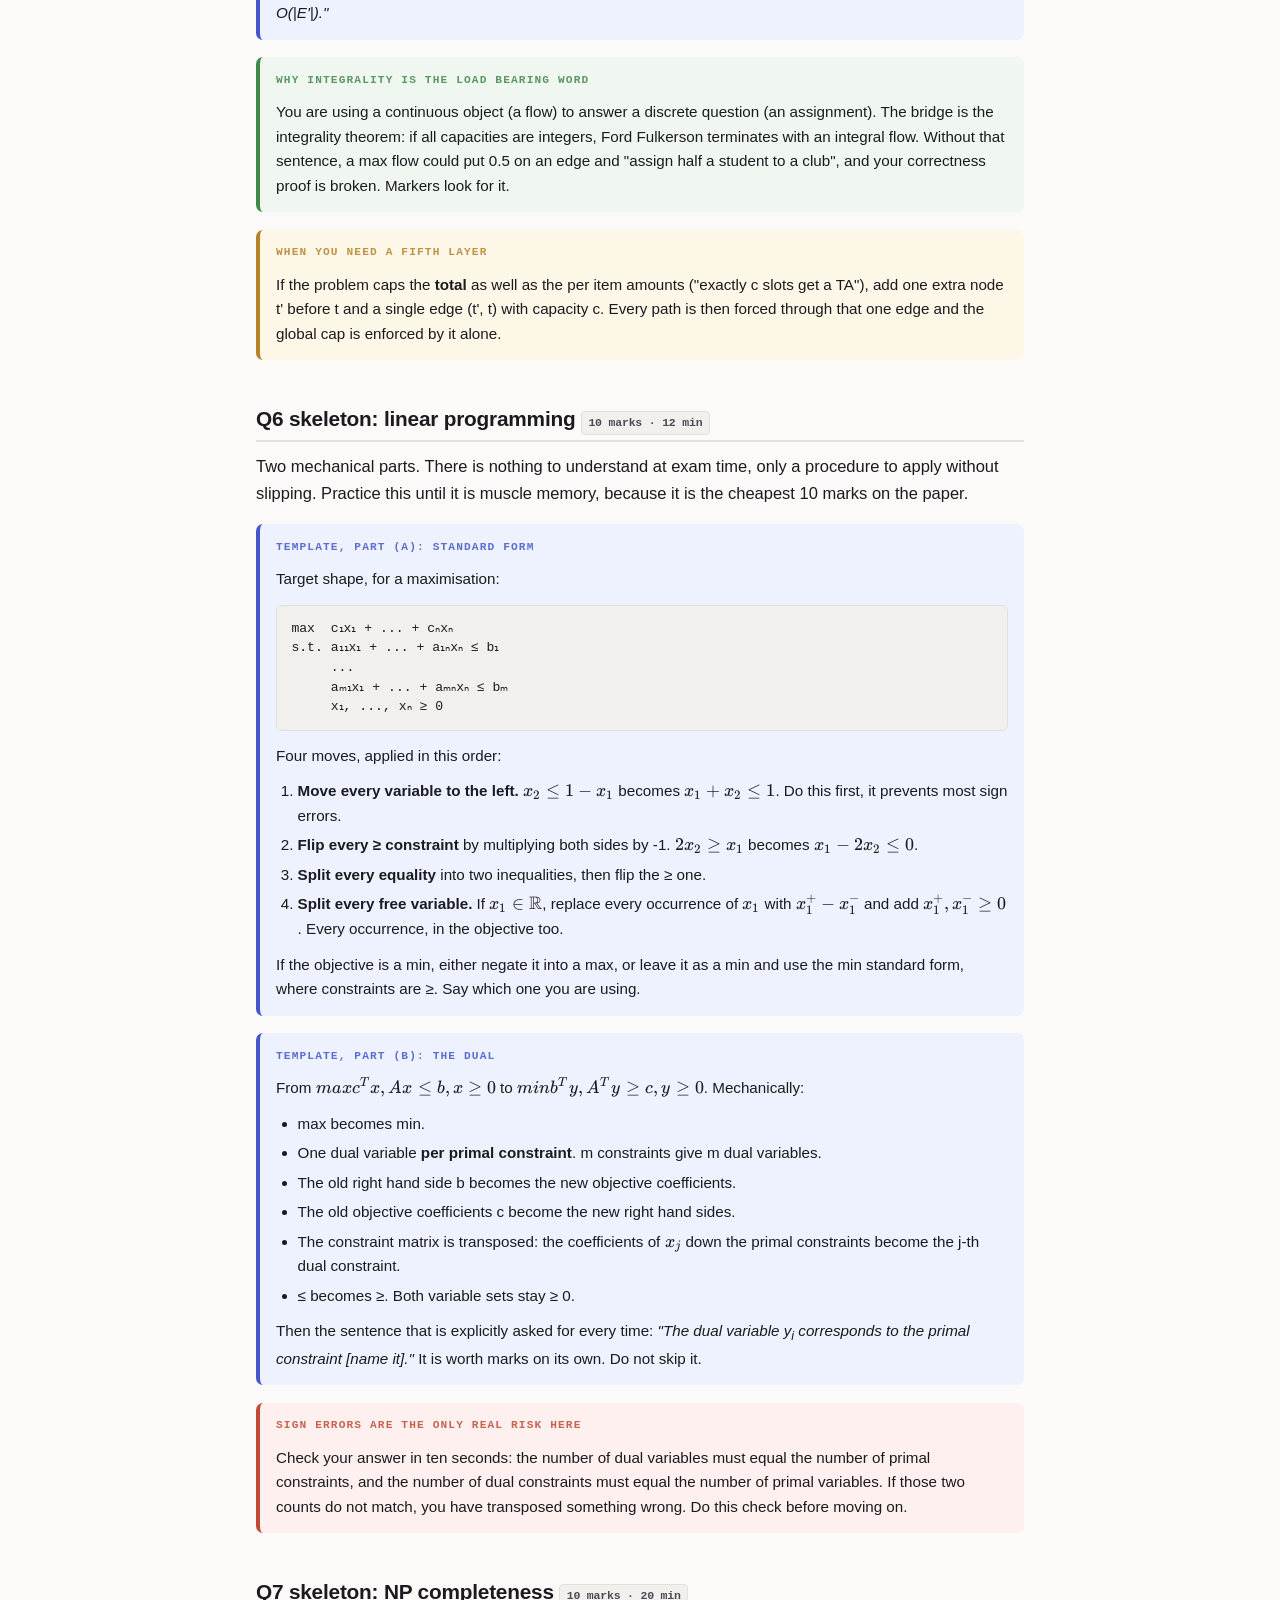
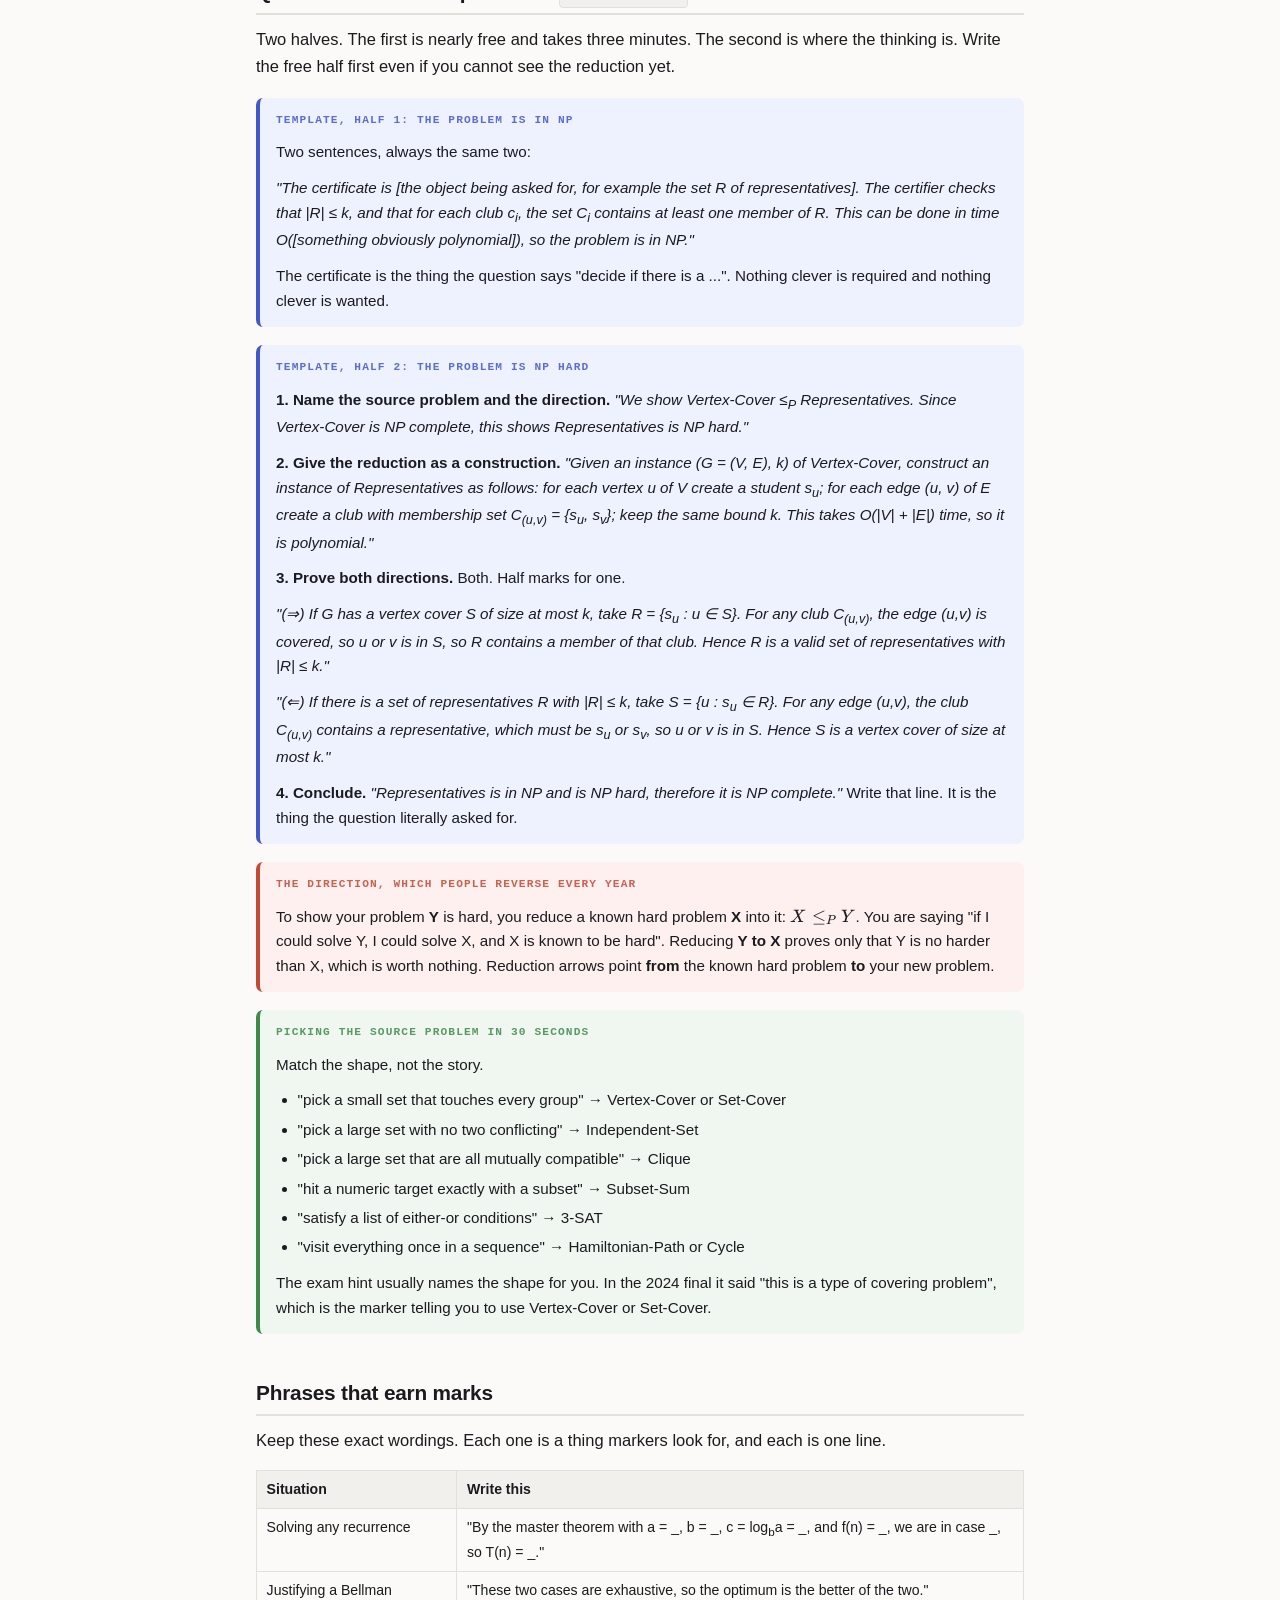
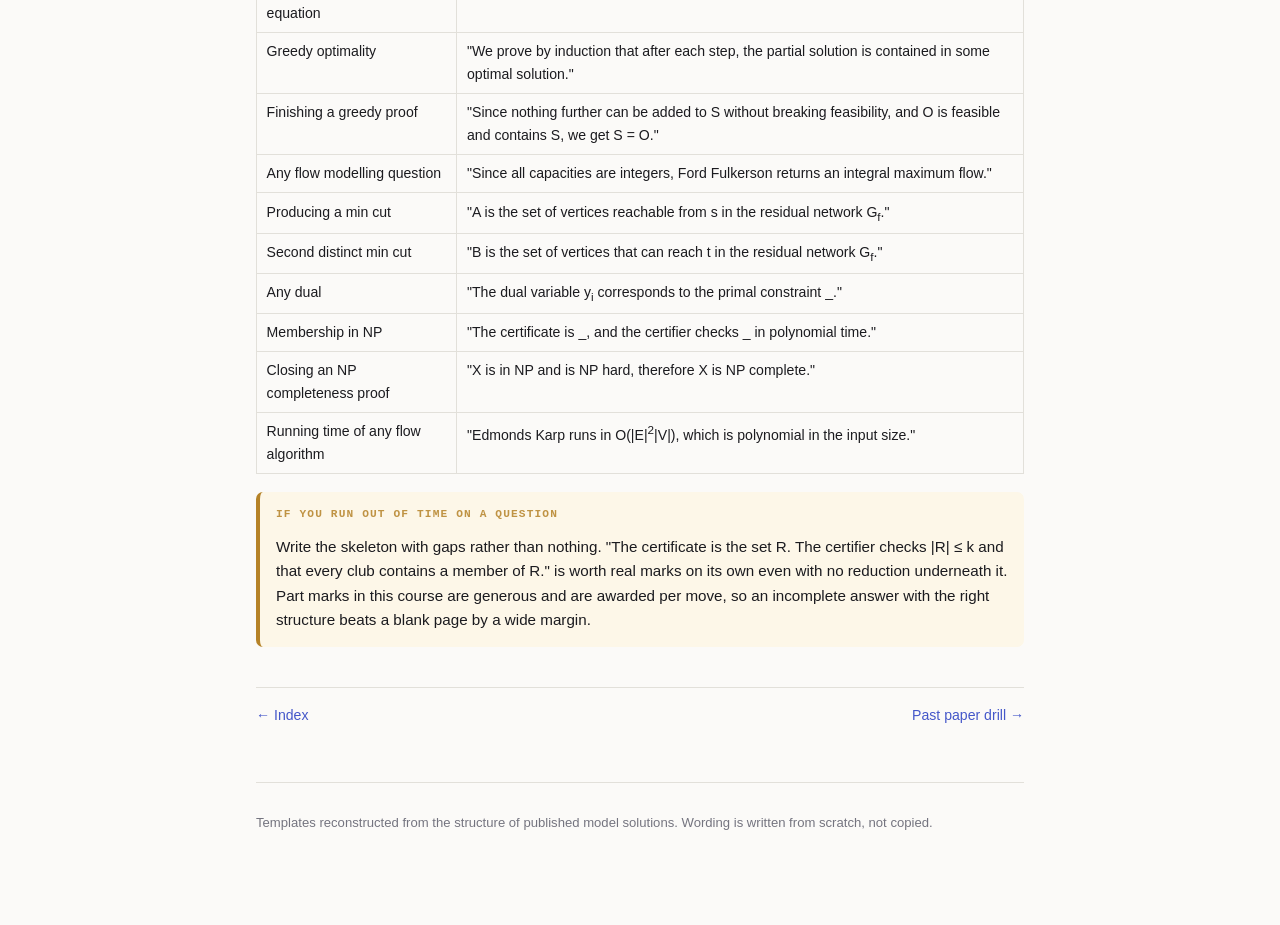
<file: templates.html>
<!doctype html>
<html lang="en">
<head>
<meta charset="utf-8">
<meta name="viewport" content="width=device-width, initial-scale=1">
<title>Exam Answer Templates</title>
<link rel="stylesheet" href="style.css">
<link rel="stylesheet" href="katex/katex.min.css">
</head>
<body>

<header class="top">
  <div class="wrap">
    <a class="backlink" href="index.html">&larr; CSC373 study guide</a>
    <p class="kicker">Write it down</p>
    <h1>The seven answer skeletons</h1>
    <p class="sub">Copy the shape, swap in the problem. Under time pressure the format is the answer.</p>
  </div>
</header>

<div class="wrap">

<div class="toc">
  <p>On this page</p>
  <ul>
    <li><a href="#clock">The clock and the order of attack</a></li>
    <li><a href="#t1">Q1 skeleton: divide and conquer</a></li>
    <li><a href="#t2">Q2 skeleton: dynamic programming</a></li>
    <li><a href="#t3">Q3 skeleton: greedy</a></li>
    <li><a href="#t4">Q4 skeleton: flow, mechanical</a></li>
    <li><a href="#t5">Q5 skeleton: flow, modelling</a></li>
    <li><a href="#t6">Q6 skeleton: linear programming</a></li>
    <li><a href="#t7">Q7 skeleton: NP completeness</a></li>
    <li><a href="#phrases">Phrases that earn marks</a></li>
  </ul>
</div>

<p>Every model solution in this course has a visible skeleton. The marker is looking for specific
moves, and the moves are the same whatever the story in the question is. What follows is each
skeleton written out, with the sentences you can write before you have solved anything.</p>

<h2 id="clock">The clock and the order of attack</h2>

<p>3 hours, 90 marks. That is exactly 2 minutes a mark, which sounds generous and is not, because
Q3 and Q5 will eat more than their share. Do the mechanical questions first: they bank marks at high
speed and they warm you up.</p>

<div class="anim">
  <h4>Time budget</h4>
  <p class="cap">Tap a question to see what it costs you. Switch the order to see why doing the paper
  front to back is a mistake.</p>
  <div class="stage"><svg id="clockSvg" viewBox="0 0 640 220" role="img" aria-label="Exam time budget across seven questions"></svg></div>
  <div class="ctrls">
    <button id="clkOrder" class="primary">Order: recommended</button>
    <button id="clkReset">Reset</button>
  </div>
  <div class="readout" id="clkOut">180 minutes total. The recommended order front loads the two
  questions with nothing to invent, so 20 marks are safe before you meet a hard one.</div>
</div>

<div class="box why">
  <span class="label">Why this order</span>
  <p>Q4 and Q6 have no design step. You either know the procedure or you do not, and knowing it takes
  under 30 minutes combined. Doing them first means that if you then get stuck on Q5 for 40 minutes,
  you have already passed the 40% bar and the panic is survivable. Doing the paper in order means Q1,
  a design question, decides your mood for the next two hours.</p>
</div>

<h2 id="t1">Q1 skeleton: divide and conquer <span class="marks">15 marks &middot; 25 min</span></h2>

<p>The question always states the target running time, and it is nearly always O(n log n). That
tells you the recurrence before you have read the problem: two halves, linear merge.</p>

<div class="box tpl">
  <span class="label">Template</span>
  <p><b>1. State the contract.</b> One sentence, and it is worth writing first because everything else
  depends on it.</p>
  <p><i>"We implement a procedure <code>Solve(A, l, u)</code> which returns [exactly what it returns] for
  the subarray <code>A[l..u]</code>. The algorithm calls <code>Solve(A, 1, n)</code> and outputs [the
  answer]."</i></p>
  <p><b>2. Pseudocode.</b> Numbered lines. Base case first, then split, then two recursive calls, then
  the combine step.</p>
  <p><b>3. Explain the combine step in words.</b> This is where the marks are. The split and the
  recursion are trivial. Say precisely what work the merge does and why it is linear.</p>
  <p><b>4. Correctness.</b> <i>"We prove correctness by induction on n. The base case n = 1 is
  immediate since [...]. For the inductive step, assume the recursive calls return correct answers for
  the two halves. Then [...] so the combine step produces the correct answer for A[l..u]."</i></p>
  <p><b>5. Running time.</b> <i>"The two recursive calls are on inputs of size n/2, and the combine step
  takes O(n) time, so T(n) &le; 2T(n/2) + O(n). By the master theorem with a = 2, b = 2, c =
  log<sub>2</sub>2 = 1 and f(n) = O(n) = &Theta;(n<sup>c</sup>), this gives T(n) = O(n log n)."</i></p>
</div>

<div class="box note">
  <span class="label">The two extras that come up constantly</span>
  <p><b>Sort first.</b> If the input is unsorted and you need it sorted, say "we first sort in
  O(n log n), which does not change the overall bound" and move on. Do not fold sorting into the
  recursion by accident.</p>
  <p><b>Return two things.</b> The counting inversions algorithm returns the count <i>and</i> the sorted
  array. If your combine step needs sorted halves, your recursive procedure has to promise to sort.
  Say so explicitly in the contract, or the correctness proof has a hole.</p>
</div>

<div class="box note">
  <span class="label">Pseudocode or a written description?</span>
  <p>Course staff have answered this directly: <b>write pseudocode if you have the time</b>. Marking on
  the exam is more relaxed about the level of detail than marking on the assignments, so a clear prose
  description that contains all the relevant details and the main ideas will also earn the marks.</p>
  <p>The practical reading: pseudocode is faster to write and harder to be vague in, so default to it.
  If you are running out of time, a precise paragraph beats half a page of half-finished pseudocode.
  What you cannot do is be vague, in either format.</p>
</div>

<h2 id="t2">Q2 skeleton: dynamic programming <span class="marks">15 marks &middot; 25 min</span></h2>

<p>This question is split into three parts and they are marked separately, which is a gift. Part (a) is
2 or 3 marks for one sentence. Never leave it blank, even if you cannot do (b) and (c).</p>

<div class="box tpl">
  <span class="label">Template, part (a): define the array</span>
  <p>Three things, no more:</p>
  <p><i>"For i = 0, 1, ..., n define <code>A[i]</code> to be the maximum [quantity] achievable using only
  [the first i items / a budget of i]. We also define <code>A[0] = 0</code>. The final answer is
  <code>A[n]</code>."</i></p>
  <p>Say what the index ranges over, say what the entry holds in words (not as a formula), and say
  which entry is the answer. If the array is two dimensional, do it for both indices.</p>
</div>

<div class="box tpl">
  <span class="label">Template, part (b): the Bellman equation</span>
  <p><b>1. Write the recurrence</b>, with the base cases labelled as base cases.</p>
  <p><b>2. Justify it with the case split.</b> The justification is always the same two sentences,
  rewritten for the problem:</p>
  <p><i>"Consider an optimal solution for [subproblem i]. Either it [uses item i], in which case the rest
  of it must be an optimal solution to [the smaller subproblem], giving $A[i-1] + v_{i}$;
  or it does not, in which case it is an optimal solution to [the other smaller subproblem], giving
  <code>A[i-1]</code>. Since these two cases are exhaustive, the optimum is the better of the two, which
  is what the recurrence takes."</i></p>
  <p>The phrase doing the work is <b>"exhaustive"</b>. You are claiming every optimal solution falls into
  one of your cases. If it does not, the recurrence is wrong, and that is the only way to lose these
  marks.</p>
</div>

<div class="box tpl">
  <span class="label">Template, part (c): bottom up and running time</span>
  <p><b>1. Say the fill order</b> so the marker can see the dependencies are already computed:
  <i>"We compute the entries in the order i = 0, 1, ..., n [and for each i, j = 1 up to B]."</i></p>
  <p><b>2. Pseudocode.</b> Initialise base cases, nested loops, apply the recurrence, return the answer
  cell.</p>
  <p><b>3. Running time by counting the loops:</b> <i>"There are n&middot;B entries and each is computed in
  O(1) time from previously computed entries, so the total running time is O(nB)."</i></p>
  <p><b>4. If it asks for the actual solution, not just its value</b>, add a second array:
  <i>"We also store <code>J[i]</code>, the choice that achieved the maximum in the recurrence for entry i.
  To recover the solution, start at i = n and repeatedly follow <code>J</code> backwards, outputting the
  choice at each step, until i = 0."</i> Then give the four line while loop.</p>
</div>

<div class="box trap">
  <span class="label">The trap in part (c)</span>
  <p>When the question says "compute how many shares to buy from each company", it is asking for the
  <b>traceback</b>, not just the max value. Students write a perfect table fill and lose 3 or 4 marks
  because the algorithm never outputs the actual choices. If the question names a thing to output,
  your pseudocode has to output that thing.</p>
</div>

<h2 id="t3">Q3 skeleton: greedy <span class="marks">15 marks &middot; 28 min</span></h2>

<p>The algorithm is usually three lines and you will find it in two minutes. Roughly two thirds of the
marks are on the proof, so budget accordingly. Write the algorithm fast and spend the time on the
induction.</p>

<div class="box tpl">
  <span class="label">Template, the algorithm</span>
  <p><i>"Sort the input by [key]. Then repeatedly take the [first / smallest / earliest finishing]
  remaining item that keeps the solution feasible, and remove everything it conflicts with."</i></p>
  <p>Then the pseudocode, then: <i>"Sorting takes O(n log n) and the single pass does O(1) work per item,
  so the total running time is O(n log n)."</i> If the question says the input arrives sorted, that
  becomes O(n) and you should say so explicitly, because that is the "for full credit" bound.</p>
</div>

<div class="box tpl">
  <span class="label">Template, the optimality proof (learn this one by heart)</span>
  <p><b>Claim.</b> <i>"For every i, after the algorithm has processed the first i items, its partial
  solution S<sub>i</sub> is contained in some optimal solution."</i></p>
  <p><b>Base case.</b> <i>"For i = 0, S<sub>0</sub> is empty and is contained in every optimal solution."</i></p>
  <p><b>Inductive step.</b> <i>"Suppose S<sub>i-1</sub> is contained in an optimal solution O. There are
  three cases.</i></p>
  <ul>
    <li><i>If the algorithm does not add item i, then S<sub>i</sub> = S<sub>i-1</sub> and we are done by
    the hypothesis.</i></li>
    <li><i>If it adds item i and item i is already in O, then S<sub>i</sub> is still contained in O and we
    are done.</i></li>
    <li><i>If it adds item i and item i is not in O, we construct a different optimal solution that does
    contain it. [The exchange.] Let e be [the item of O that conflicts with item i]. Set O' = O minus e
    plus item i. Then O' is feasible because [reason], and |O'| = |O| so O' is also optimal. Since
    S<sub>i-1</sub> is contained in O and does not contain e, S<sub>i</sub> is contained in O'."</i></li>
  </ul>
  <p><b>Conclusion.</b> <i>"Hence the final solution S<sub>n</sub> is contained in some optimal solution O.
  Since no further item can be added to S<sub>n</sub> without breaking feasibility, and O is feasible,
  S<sub>n</sub> = O, so the algorithm is optimal."</i></p>
</div>

<div class="box why">
  <span class="label">The one sentence you have to invent</span>
  <p>Every line of that proof is boilerplate except <b>"O' is feasible because [reason]"</b>. That
  reason is the entire content of the greedy argument, and it always comes straight from the greedy
  rule. For earliest finish time: the swapped in interval finishes no later than the one removed, so
  nothing that fit after e stops fitting. For the shelves problem: the books fit because they fit on
  greedy's shelf. Find that sentence and the proof writes itself around it.</p>
</div>

<div class="box note">
  <span class="label">The other accepted proof shape</span>
  <p>Some questions ask instead for induction on the <b>size of the input</b>: solve the first piece
  greedily, argue an optimal solution agrees with you on that piece, then apply the induction
  hypothesis to what remains. Both are accepted. Use whichever is cleaner, but say which one you are
  doing in the first line.</p>
</div>

<h2 id="t4">Q4 skeleton: flow, mechanical <span class="marks">10 marks &middot; 15 min</span></h2>

<p>No justification is asked for. This is 10 marks of following a procedure, and it is the single best
value question on the paper.</p>

<div class="box tpl">
  <span class="label">Template</span>
  <p><b>(a) Build the network.</b> Add a source s and a sink t. Direct every original edge from the
  left side to the right side. Label every single capacity, including the ones that are 1. Say
  "all capacities are 1" only if that is literally true for every edge.</p>
  <p><b>(b) Run Ford Fulkerson.</b> Write each augmenting path as a node list with its bottleneck:</p>
  <pre><code>s, a, B, t   bottleneck 1
s, b, A, t   bottleneck 1
s, c, D, t   bottleneck 1</code></pre>
  <p>Then the final flow, edge by edge: <code>f(s,a) = 1, f(a,B) = 1, ...</code>. Then, if asked, the
  matching: <code>M = {(a,B), (b,A), (c,D)}</code>.</p>
  <p><b>(c) The min cut.</b> One sentence and it is always the same one:</p>
  <p><i>"Let A be the set of vertices reachable from s in the residual network G<sub>f</sub>, and B = V \ A.
  Then A = {...} and B = {...}, and the capacity of this cut equals val(f), so it is a minimum cut."</i></p>
</div>

<div class="box trap">
  <span class="label">Three ways people throw away these marks</span>
  <ul>
    <li><b>Forgetting backward edges in the residual network.</b> If f(u,v) = 3 with capacity 5, the
    residual has (u,v) with 2 <i>and</i> (v,u) with 3. Augmenting paths are allowed to use the backward
    one, and on most exam networks the last augmenting path does exactly that.</li>
    <li><b>Reading the cut off the original graph.</b> The cut comes from reachability in the
    <b>residual</b> network, never the original.</li>
    <li><b>Only counting forward edges in the cut capacity.</b> c(A,B) sums capacities of edges going
    from A to B and ignores edges coming back from B to A. It does not subtract them.</li>
  </ul>
</div>

<h2 id="t5">Q5 skeleton: flow, modelling <span class="marks">15 marks &middot; 25 min</span></h2>

<p>A word problem about assigning things to other things, with limits on both sides. The network is
almost always four layers, and the limits become capacities.</p>

<div class="box tpl">
  <span class="label">Template</span>
  <p><b>1. Construct the network, in prose, naming every capacity.</b></p>
  <p><i>"Construct a flow network G' = (V', E') as follows. The vertices are a source s, a sink t, a
  vertex u<sub>i</sub> for each [left thing] i, and a vertex v<sub>j</sub> for each [right thing] j. The edges
  are:</i></p>
  <ul>
    <li><i>(s, u<sub>i</sub>) with capacity [the per left thing limit], for each i;</i></li>
    <li><i>(u<sub>i</sub>, v<sub>j</sub>) with capacity 1, for each pair that is allowed;</i></li>
    <li><i>(v<sub>j</sub>, t) with capacity [the per right thing limit], for each j."</i></li>
  </ul>
  <p><b>2. State the algorithm.</b> <i>"Compute an integral maximum s-t flow f in G' using Ford Fulkerson.
  Then assign [left thing] i to [right thing] j exactly when f(u<sub>i</sub>, v<sub>j</sub>) = 1."</i></p>
  <p><b>3. Correctness, in two directions.</b> Both are needed for full marks.</p>
  <p><i>"Every valid assignment of size k gives an integral flow of value k: route one unit along
  (s, u<sub>i</sub>), (u<sub>i</sub>, v<sub>j</sub>), (v<sub>j</sub>, t) for each assigned pair. Capacities are
  respected precisely because [the constraint] holds.</i></p>
  <p><i>Conversely, every integral flow of value k gives a valid assignment of size k: since capacities
  are integers, Ford Fulkerson returns an integral flow, so each f(u<sub>i</sub>, v<sub>j</sub>) is 0 or 1.
  Flow conservation at u<sub>i</sub> bounds its assignments by the capacity of (s, u<sub>i</sub>), and
  conservation at v<sub>j</sub> bounds its assignments by the capacity of (v<sub>j</sub>, t).</i></p>
  <p><i>Therefore the maximum flow value equals the maximum size of a valid assignment."</i></p>
  <p><b>4. Running time.</b> <i>"The network has |V'| = O(n + m) vertices and |E'| = O(n + m + L) edges,
  where L is the total number of allowed pairs. Building it takes O(|V'| + |E'|). Ford Fulkerson with
  the shortest augmenting path rule (Edmonds Karp) runs in O(|E'|<sup>2</sup>|V'|), which is polynomial in
  n + m. Reading off the assignment takes O(|E'|)."</i></p>
</div>

<div class="box why">
  <span class="label">Why integrality is the load bearing word</span>
  <p>You are using a continuous object (a flow) to answer a discrete question (an assignment). The
  bridge is the integrality theorem: if all capacities are integers, Ford Fulkerson terminates with an
  integral flow. Without that sentence, a max flow could put 0.5 on an edge and "assign half a student
  to a club", and your correctness proof is broken. Markers look for it.</p>
</div>

<div class="box note">
  <span class="label">When you need a fifth layer</span>
  <p>If the problem caps the <b>total</b> as well as the per item amounts ("exactly c slots get a TA"),
  add one extra node t' before t and a single edge (t', t) with capacity c. Every path is then forced
  through that one edge and the global cap is enforced by it alone.</p>
</div>

<h2 id="t6">Q6 skeleton: linear programming <span class="marks">10 marks &middot; 12 min</span></h2>

<p>Two mechanical parts. There is nothing to understand at exam time, only a procedure to apply
without slipping. Practice this until it is muscle memory, because it is the cheapest 10 marks on the
paper.</p>

<div class="box tpl">
  <span class="label">Template, part (a): standard form</span>
  <p>Target shape, for a maximisation:</p>
  <pre><code>max  c&#8321;x&#8321; + ... + c&#8345;x&#8345;
s.t. a&#8321;&#8321;x&#8321; + ... + a&#8321;&#8345;x&#8345; &le; b&#8321;
     ...
     a&#8344;&#8321;x&#8321; + ... + a&#8344;&#8345;x&#8345; &le; b&#8344;
     x&#8321;, ..., x&#8345; &ge; 0</code></pre>
  <p>Four moves, applied in this order:</p>
  <ol>
    <li><b>Move every variable to the left.</b> $x_{2} \le 1 - x_{1}$ becomes
    $x_{1} + x_{2} \le 1$. Do this first, it prevents most sign errors.</li>
    <li><b>Flip every &ge; constraint</b> by multiplying both sides by -1. $2x_{2} \ge x_{1}$
    becomes $x_{1} - 2x_{2} \le 0$.</li>
    <li><b>Split every equality</b> into two inequalities, then flip the &ge; one.</li>
    <li><b>Split every free variable.</b> If $x_{1} \in \mathbb{R}$, replace every occurrence of
    $x_{1}$ with $x_{1}^{+} - x_{1}^{-}$ and add $x_{1}^{+}, x_{1}^{-} \ge 0$.
    Every occurrence, in the objective too.</li>
  </ol>
  <p>If the objective is a min, either negate it into a max, or leave it as a min and use the min
  standard form, where constraints are &ge;. Say which one you are using.</p>
</div>

<div class="box tpl">
  <span class="label">Template, part (b): the dual</span>
  <p>From $max c^{T}x, Ax \le b, x \ge 0$ to $min b^{T}y, A^{T}y \ge c, y \ge 0$.
  Mechanically:</p>
  <ul>
    <li>max becomes min.</li>
    <li>One dual variable <b>per primal constraint</b>. m constraints give m dual variables.</li>
    <li>The old right hand side b becomes the new objective coefficients.</li>
    <li>The old objective coefficients c become the new right hand sides.</li>
    <li>The constraint matrix is transposed: the coefficients of $x_{j}$ down the primal
    constraints become the j-th dual constraint.</li>
    <li>&le; becomes &ge;. Both variable sets stay &ge; 0.</li>
  </ul>
  <p>Then the sentence that is explicitly asked for every time: <i>"The dual variable y<sub>i</sub>
  corresponds to the primal constraint [name it]."</i> It is worth marks on its own. Do not skip it.</p>
</div>

<div class="box trap">
  <span class="label">Sign errors are the only real risk here</span>
  <p>Check your answer in ten seconds: the number of dual variables must equal the number of primal
  constraints, and the number of dual constraints must equal the number of primal variables. If those
  two counts do not match, you have transposed something wrong. Do this check before moving on.</p>
</div>

<h2 id="t7">Q7 skeleton: NP completeness <span class="marks">10 marks &middot; 20 min</span></h2>

<p>Two halves. The first is nearly free and takes three minutes. The second is where the thinking is.
Write the free half first even if you cannot see the reduction yet.</p>

<div class="box tpl">
  <span class="label">Template, half 1: the problem is in NP</span>
  <p>Two sentences, always the same two:</p>
  <p><i>"The certificate is [the object being asked for, for example the set R of representatives]. The
  certifier checks that |R| &le; k, and that for each club c<sub>i</sub>, the set C<sub>i</sub> contains at
  least one member of R. This can be done in time O([something obviously polynomial]), so the problem
  is in NP."</i></p>
  <p>The certificate is the thing the question says "decide if there is a ...". Nothing clever is
  required and nothing clever is wanted.</p>
</div>

<div class="box tpl">
  <span class="label">Template, half 2: the problem is NP hard</span>
  <p><b>1. Name the source problem and the direction.</b> <i>"We show Vertex-Cover &le;<sub>P</sub>
  Representatives. Since Vertex-Cover is NP complete, this shows Representatives is NP hard."</i></p>
  <p><b>2. Give the reduction as a construction.</b> <i>"Given an instance (G = (V, E), k) of
  Vertex-Cover, construct an instance of Representatives as follows: for each vertex u of V create a
  student s<sub>u</sub>; for each edge (u, v) of E create a club with membership set
  C<sub>(u,v)</sub> = {s<sub>u</sub>, s<sub>v</sub>}; keep the same bound k. This takes O(|V| + |E|) time, so it
  is polynomial."</i></p>
  <p><b>3. Prove both directions.</b> Both. Half marks for one.</p>
  <p><i>"(&rArr;) If G has a vertex cover S of size at most k, take R = {s<sub>u</sub> : u &isin; S}. For any
  club C<sub>(u,v)</sub>, the edge (u,v) is covered, so u or v is in S, so R contains a member of that
  club. Hence R is a valid set of representatives with |R| &le; k."</i></p>
  <p><i>"(&lArr;) If there is a set of representatives R with |R| &le; k, take S = {u : s<sub>u</sub> &isin; R}.
  For any edge (u,v), the club C<sub>(u,v)</sub> contains a representative, which must be s<sub>u</sub> or
  s<sub>v</sub>, so u or v is in S. Hence S is a vertex cover of size at most k."</i></p>
  <p><b>4. Conclude.</b> <i>"Representatives is in NP and is NP hard, therefore it is NP complete."</i>
  Write that line. It is the thing the question literally asked for.</p>
</div>

<div class="box trap">
  <span class="label">The direction, which people reverse every year</span>
  <p>To show your problem <b>Y</b> is hard, you reduce a known hard problem <b>X</b> into it:
  $X \le _{P} Y$. You are saying "if I could solve Y, I could solve X, and X is known
  to be hard". Reducing <b>Y to X</b> proves only that Y is no harder than X, which is worth nothing.
  Reduction arrows point <b>from</b> the known hard problem <b>to</b> your new problem.</p>
</div>

<div class="box why">
  <span class="label">Picking the source problem in 30 seconds</span>
  <p>Match the shape, not the story.</p>
  <ul>
    <li>"pick a small set that touches every group" &rarr; Vertex-Cover or Set-Cover</li>
    <li>"pick a large set with no two conflicting" &rarr; Independent-Set</li>
    <li>"pick a large set that are all mutually compatible" &rarr; Clique</li>
    <li>"hit a numeric target exactly with a subset" &rarr; Subset-Sum</li>
    <li>"satisfy a list of either-or conditions" &rarr; 3-SAT</li>
    <li>"visit everything once in a sequence" &rarr; Hamiltonian-Path or Cycle</li>
  </ul>
  <p>The exam hint usually names the shape for you. In the 2024 final it said "this is a type of
  covering problem", which is the marker telling you to use Vertex-Cover or Set-Cover.</p>
</div>

<h2 id="phrases">Phrases that earn marks</h2>

<p>Keep these exact wordings. Each one is a thing markers look for, and each is one line.</p>

<div class="scroll">
<table>
<thead><tr><th>Situation</th><th>Write this</th></tr></thead>
<tbody>
<tr><td>Solving any recurrence</td><td>"By the master theorem with a = _, b = _, c = log<sub>b</sub>a = _, and f(n) = _, we are in case _, so T(n) = _."</td></tr>
<tr><td>Justifying a Bellman equation</td><td>"These two cases are exhaustive, so the optimum is the better of the two."</td></tr>
<tr><td>Greedy optimality</td><td>"We prove by induction that after each step, the partial solution is contained in some optimal solution."</td></tr>
<tr><td>Finishing a greedy proof</td><td>"Since nothing further can be added to S without breaking feasibility, and O is feasible and contains S, we get S = O."</td></tr>
<tr><td>Any flow modelling question</td><td>"Since all capacities are integers, Ford Fulkerson returns an integral maximum flow."</td></tr>
<tr><td>Producing a min cut</td><td>"A is the set of vertices reachable from s in the residual network G<sub>f</sub>."</td></tr>
<tr><td>Second distinct min cut</td><td>"B is the set of vertices that can reach t in the residual network G<sub>f</sub>."</td></tr>
<tr><td>Any dual</td><td>"The dual variable y<sub>i</sub> corresponds to the primal constraint _."</td></tr>
<tr><td>Membership in NP</td><td>"The certificate is _, and the certifier checks _ in polynomial time."</td></tr>
<tr><td>Closing an NP completeness proof</td><td>"X is in NP and is NP hard, therefore X is NP complete."</td></tr>
<tr><td>Running time of any flow algorithm</td><td>"Edmonds Karp runs in O(|E|<sup>2</sup>|V|), which is polynomial in the input size."</td></tr>
</tbody>
</table>
</div>

<div class="box note">
  <span class="label">If you run out of time on a question</span>
  <p>Write the skeleton with gaps rather than nothing. "The certificate is the set R. The certifier
  checks |R| &le; k and that every club contains a member of R." is worth real marks on its own even
  with no reduction underneath it. Part marks in this course are generous and are awarded per move, so
  an incomplete answer with the right structure beats a blank page by a wide margin.</p>
</div>

<div class="pagenav">
  <a href="index.html">&larr; Index</a>
  <a href="drill.html">Past paper drill &rarr;</a>
</div>

<footer class="bot">
  <p>Templates reconstructed from the structure of published model solutions. Wording is written from
  scratch, not copied.</p>
</footer>

</div>

<script>
(function () {
  var svg = document.getElementById('clockSvg');
  if (!svg) return;
  var NS = 'http://www.w3.org/2000/svg';

  var Q = [
    { id: 1, name: 'Q1 D&C',      marks: 15, min: 25, kind: 'design' },
    { id: 2, name: 'Q2 DP',       marks: 15, min: 25, kind: 'mixed'  },
    { id: 3, name: 'Q3 Greedy',   marks: 15, min: 28, kind: 'design' },
    { id: 4, name: 'Q4 Flow',     marks: 10, min: 15, kind: 'mech'   },
    { id: 5, name: 'Q5 Flow mod', marks: 15, min: 25, kind: 'design' },
    { id: 6, name: 'Q6 LP',       marks: 10, min: 12, kind: 'mech'   },
    { id: 7, name: 'Q7 NP',       marks: 10, min: 20, kind: 'mixed'  }
  ];
  var RECOMMENDED = [4, 6, 2, 7, 1, 3, 5];
  var COLOR = { mech: 'var(--fl)', mixed: 'var(--dp)', design: 'var(--cx)' };

  var recommended = true, picked = null;
  var out = document.getElementById('clkOut');

  function el(n, a) {
    var e = document.createElementNS(NS, n);
    for (var k in a) e.setAttribute(k, a[k]);
    return e;
  }

  function order() {
    if (!recommended) return Q.slice();
    return RECOMMENDED.map(function (id) {
      return Q.filter(function (q) { return q.id === id; })[0];
    });
  }

  function draw() {
    while (svg.firstChild) svg.removeChild(svg.firstChild);
    var list = order();
    var X0 = 14, X1 = 626, W = X1 - X0, TOTAL = 180, Y = 60, H = 46;

    svg.appendChild(el('text', { x: X0, y: 22, class: 'svg-lbl-b' })).textContent =
      recommended ? 'Recommended order' : 'Front to back order';

    // the 180 minute ruler
    for (var m = 0; m <= 180; m += 30) {
      var x = X0 + (m / TOTAL) * W;
      svg.appendChild(el('line', { x1: x, y1: Y - 8, x2: x, y2: Y, stroke: 'var(--line2)', 'stroke-width': 1 }));
      var t = el('text', { x: x, y: Y - 12, class: 'svg-lbl', 'text-anchor': 'middle' });
      t.textContent = m + 'm';
      svg.appendChild(t);
    }

    var cum = 0, safeAt = null, cumMarks = 0;
    list.forEach(function (q, i) {
      var x = X0 + (cum / TOTAL) * W;
      var w = (q.min / TOTAL) * W;
      var g = el('g', { style: 'cursor:pointer' });

      g.appendChild(el('rect', {
        x: x + 1, y: Y, width: Math.max(w - 2, 2), height: H, rx: 4,
        fill: COLOR[q.kind],
        opacity: picked === null || picked === q.id ? 0.85 : 0.28,
        stroke: picked === q.id ? 'var(--ink)' : 'none', 'stroke-width': 2
      }));

      var lb = el('text', { x: x + w / 2, y: Y + 20, class: 'svg-lbl-b', 'text-anchor': 'middle', fill: '#fff' });
      lb.textContent = 'Q' + q.id;
      g.appendChild(lb);
      var lb2 = el('text', { x: x + w / 2, y: Y + 35, 'text-anchor': 'middle', fill: '#fff',
        style: 'font-family:var(--mono);font-size:10px;opacity:.9' });
      lb2.textContent = q.marks + 'm';
      g.appendChild(lb2);

      g.addEventListener('click', function () { picked = picked === q.id ? null : q.id; draw(); });
      svg.appendChild(g);

      cum += q.min;
      cumMarks += q.marks;
      if (safeAt === null && cumMarks >= 36) safeAt = cum;
    });

    // where the 40% pass floor is cleared
    if (safeAt !== null) {
      var sx = X0 + (safeAt / TOTAL) * W;
      svg.appendChild(el('line', {
        x1: sx, y1: Y - 4, x2: sx, y2: Y + H + 30,
        stroke: 'var(--trap-line)', 'stroke-width': 2, 'stroke-dasharray': '4 3'
      }));
      var st = el('text', { x: Math.min(sx + 5, X1 - 150), y: Y + H + 26, class: 'svg-lbl', fill: 'var(--trap-line)' });
      st.textContent = '36 marks banked at ' + safeAt + ' min';
      svg.appendChild(st);
    }

    // legend
    var lx = X0, ly = Y + H + 56;
    [['mech', 'nothing to invent'], ['mixed', 'format heavy'], ['design', 'needs an idea']].forEach(function (p) {
      svg.appendChild(el('rect', { x: lx, y: ly - 9, width: 11, height: 11, rx: 2, fill: COLOR[p[0]], opacity: .85 }));
      var t = el('text', { x: lx + 16, y: ly, class: 'svg-lbl' });
      t.textContent = p[1];
      svg.appendChild(t);
      lx += 30 + p[1].length * 6.4;
    });

    svg.appendChild(el('text', { x: X0, y: ly + 22, class: 'svg-lbl' })).textContent =
      'Total planned: ' + cum + ' min, leaving ' + (180 - cum) + ' min of slack.';

    if (picked !== null) {
      var q = Q.filter(function (z) { return z.id === picked; })[0];
      out.innerHTML = '<b>' + q.name + '</b>: ' + q.marks + ' marks in ' + q.min + ' minutes, which is ' +
        (q.min / q.marks).toFixed(1) + ' min per mark. ' +
        (q.kind === 'mech' ? 'Purely procedural. If you are slower than this, the fix is drilling the procedure, not thinking harder.'
         : q.kind === 'mixed' ? 'Most marks come from the fixed format, so write the skeleton first and fill gaps after.'
         : 'You have to find an idea here. If nothing comes in 6 minutes, write the skeleton and the parts you can justify, then move on and come back.');
    } else if (safeAt !== null) {
      out.innerHTML = recommended
        ? '<b>36 marks banked by minute ' + safeAt + '.</b> The 40% pass floor is cleared before you meet a question that needs an original idea.'
        : '<b>36 marks not banked until minute ' + safeAt + '.</b> Going front to back means two design questions stand between you and the pass floor.';
    }
  }

  document.getElementById('clkOrder').addEventListener('click', function () {
    recommended = !recommended;
    this.textContent = 'Order: ' + (recommended ? 'recommended' : 'front to back');
    this.className = recommended ? 'primary' : '';
    draw();
  });
  document.getElementById('clkReset').addEventListener('click', function () { picked = null; draw(); });

  draw();
})();
</script>

<script defer src="katex/katex.min.js"></script>
<script defer src="katex/auto-render.min.js"></script>
<script>
// Render math after the DOM is up. Deferred scripts run before DOMContentLoaded,
// so katex and renderMathInElement are both defined by the time this fires.
document.addEventListener('DOMContentLoaded', function () {
  renderMathInElement(document.body, {
    delimiters: [
      { left: '$$', right: '$$', display: true },
      { left: '$',  right: '$',  display: false }
    ],
    // pseudocode stays monospace, it is code and not maths
    ignoredTags: ['script', 'noscript', 'style', 'textarea', 'pre', 'code', 'option'],
    throwOnError: false
  });
});
</script>
</body>
</html>
</file>
<file: style.css>
/* CSC373 study site. Mobile first, 360px design target. */

:root {
  --bg: #fbfaf8;
  --bg2: #ffffff;
  --ink: #1b1b1f;
  --ink2: #4a4a55;
  --ink3: #74747f;
  --line: #e2e0da;
  --line2: #cfccc3;
  --code-bg: #f2f0ec;
  --accent: #4457c9;

  --tpl-bg: #eef2ff;
  --tpl-line: #4457c9;
  --why-bg: #f0f7f0;
  --why-line: #3f8a4b;
  --trap-bg: #fdf0ee;
  --trap-line: #c04a34;
  --note-bg: #fdf7e8;
  --note-line: #b58227;

  --dc: #7048c4;
  --gr: #b5761c;
  --dp: #2765c0;
  --fl: #12807c;
  --fa: #3f8a4b;
  --lp: #c06a1f;
  --cx: #bc3f5c;

  --mono: ui-monospace, "SFMono-Regular", "Cascadia Mono", "Consolas", "Liberation Mono", monospace;
  --sans: -apple-system, BlinkMacSystemFont, "Segoe UI", Roboto, "Helvetica Neue", Arial, sans-serif;
}

@media (prefers-color-scheme: dark) {
  :root {
    --bg: #16161a;
    --bg2: #1d1d22;
    --ink: #eceaf3;
    --ink2: #bcbac6;
    --ink3: #8e8c99;
    --line: #32323a;
    --line2: #45454f;
    --code-bg: #24242b;
    --accent: #92a2ff;

    --tpl-bg: #1e2140;
    --tpl-line: #7f8df0;
    --why-bg: #16281c;
    --why-line: #5fb06d;
    --trap-bg: #2e1a19;
    --trap-line: #e07a63;
    --note-bg: #2a2415;
    --note-line: #d3a44a;

    --dc: #a888f0;
    --gr: #e0aa4e;
    --dp: #6fa2ee;
    --fl: #47bab4;
    --fa: #6fc07d;
    --lp: #e79b52;
    --cx: #ef7f97;
  }
}

* { box-sizing: border-box; }

html { -webkit-text-size-adjust: 100%; }

body {
  margin: 0;
  background: var(--bg);
  color: var(--ink);
  font-family: var(--sans);
  font-size: 16.5px;
  line-height: 1.62;
  padding: 0 0 5rem;
}

.wrap { max-width: 50rem; margin: 0 auto; padding: 0 1rem; }

/* ---------- masthead ---------- */

header.top {
  border-bottom: 1px solid var(--line);
  background: var(--bg2);
  padding: 1.4rem 0 1.1rem;
  margin-bottom: 1.6rem;
}
header.top .kicker {
  font-family: var(--mono);
  font-size: .74rem;
  letter-spacing: .09em;
  text-transform: uppercase;
  color: var(--ink3);
  margin: 0 0 .35rem;
}
header.top h1 { font-size: 1.65rem; line-height: 1.2; margin: 0 0 .4rem; letter-spacing: -.015em; }
header.top p.sub { margin: 0; color: var(--ink2); font-size: .95rem; }

a { color: var(--accent); text-decoration-thickness: 1px; text-underline-offset: 2px; }
a:hover { text-decoration-thickness: 2px; }

.backlink {
  display: inline-block;
  font-family: var(--mono);
  font-size: .78rem;
  color: var(--ink3);
  text-decoration: none;
  margin-bottom: .9rem;
}
.backlink:hover { color: var(--accent); }

h2 {
  font-size: 1.3rem;
  margin: 2.6rem 0 .7rem;
  padding-bottom: .3rem;
  border-bottom: 2px solid var(--line);
  letter-spacing: -.01em;
}
h3 { font-size: 1.06rem; margin: 1.9rem 0 .5rem; }
h4 { font-size: .95rem; margin: 1.3rem 0 .4rem; color: var(--ink2); }

p { margin: .7rem 0; }
ul, ol { padding-left: 1.35rem; margin: .7rem 0; }
li { margin: .3rem 0; }

code {
  font-family: var(--mono);
  font-size: .87em;
  background: var(--code-bg);
  padding: .09em .32em;
  border-radius: 3px;
  direction: ltr;
  unicode-bidi: isolate;
}
pre {
  font-family: var(--mono);
  font-size: .82rem;
  line-height: 1.5;
  background: var(--code-bg);
  border: 1px solid var(--line);
  border-radius: 6px;
  padding: .8rem .9rem;
  overflow-x: auto;
  margin: .8rem 0;
  direction: ltr;
  unicode-bidi: isolate;
}
pre code { background: none; padding: 0; font-size: 1em; }

/* ---------- the four box types ---------- */

.box {
  border-radius: 7px;
  padding: .85rem 1rem;
  margin: 1.1rem 0;
  border-inline-start: 4px solid;
  font-size: .95rem;
}
.box > :first-child { margin-top: 0; }
.box > :last-child { margin-bottom: 0; }
.box .label {
  display: block;
  font-family: var(--mono);
  font-size: .7rem;
  letter-spacing: .1em;
  text-transform: uppercase;
  font-weight: 700;
  margin-bottom: .45rem;
  opacity: .85;
}

/* TPL: the layer you must be able to reproduce from memory in the exam room. */
.tpl { background: var(--tpl-bg); border-color: var(--tpl-line); }
.tpl .label { color: var(--tpl-line); }

.why { background: var(--why-bg); border-color: var(--why-line); }
.why .label { color: var(--why-line); }

.trap { background: var(--trap-bg); border-color: var(--trap-line); }
.trap .label { color: var(--trap-line); }

.note { background: var(--note-bg); border-color: var(--note-line); }
.note .label { color: var(--note-line); }

/* ---------- tables ---------- */

.scroll { overflow-x: auto; margin: 1rem 0; -webkit-overflow-scrolling: touch; }
table { border-collapse: collapse; width: 100%; font-size: .88rem; min-width: 22rem; }
th, td {
  border: 1px solid var(--line);
  padding: .45rem .6rem;
  text-align: start;
  vertical-align: top;
  color: var(--ink);
}
th { background: var(--code-bg); font-weight: 600; }
td.num, th.num { text-align: center; white-space: nowrap; }

/* ---------- animation shell ---------- */

.anim {
  border: 1px solid var(--line2);
  border-radius: 8px;
  background: var(--bg2);
  padding: .8rem;
  margin: 1.3rem 0;
}
.anim h4 {
  margin: 0 0 .1rem;
  font-family: var(--mono);
  font-size: .72rem;
  letter-spacing: .08em;
  text-transform: uppercase;
  color: var(--ink3);
}
.anim .cap { font-size: .85rem; color: var(--ink2); margin: .1rem 0 .7rem; }
.anim svg {
  display: block;
  width: 100%;
  /* Below this the labels stop being legible, so scroll the stage instead of shrinking. */
  min-width: 480px;
  height: auto;
  touch-action: manipulation;
}
.stage { overflow-x: auto; -webkit-overflow-scrolling: touch; }

.ctrls { display: flex; flex-wrap: wrap; gap: .4rem; margin-top: .7rem; align-items: center; }
button {
  font-family: var(--sans);
  font-size: .84rem;
  padding: .42rem .8rem;
  min-height: 38px;
  border: 1px solid var(--line2);
  border-radius: 6px;
  background: var(--bg);
  color: var(--ink);
  cursor: pointer;
}
button:hover { border-color: var(--accent); color: var(--accent); }
button:disabled { opacity: .4; cursor: default; }
button:disabled:hover { border-color: var(--line2); color: var(--ink); }
button.primary { background: var(--accent); color: #fff; border-color: var(--accent); }
button.primary:hover { opacity: .88; color: #fff; }

.readout {
  font-family: var(--mono);
  font-size: .8rem;
  line-height: 1.5;
  background: var(--code-bg);
  border-radius: 5px;
  padding: .5rem .65rem;
  margin-top: .65rem;
  min-height: 3.4rem;
  color: var(--ink2);
  direction: ltr;
  unicode-bidi: isolate;
}
.readout b { color: var(--ink); }

.slider { display: flex; align-items: center; gap: .5rem; font-family: var(--mono); font-size: .8rem; }
.slider input[type=range] { flex: 1; min-width: 5rem; height: 38px; }

/* svg helpers */
.svg-lbl { font-family: var(--mono); font-size: 11px; fill: var(--ink2); }
.svg-lbl-b { font-family: var(--mono); font-size: 11px; fill: var(--ink); font-weight: 700; }
.svg-node { fill: var(--bg2); stroke: var(--ink2); stroke-width: 1.6; }
.svg-edge { stroke: var(--line2); stroke-width: 1.8; fill: none; }

/* ---------- index cards ---------- */

.cards { display: grid; gap: .75rem; margin: 1.2rem 0; }
@media (min-width: 34rem) { .cards { grid-template-columns: 1fr 1fr; } }

.card {
  display: block;
  border: 1px solid var(--line);
  border-inline-start: 4px solid var(--c, var(--accent));
  border-radius: 7px;
  background: var(--bg2);
  padding: .8rem .9rem;
  text-decoration: none;
  color: var(--ink);
}
.card:hover { border-color: var(--c, var(--accent)); }
.card .n {
  font-family: var(--mono);
  font-size: .68rem;
  letter-spacing: .1em;
  text-transform: uppercase;
  color: var(--c, var(--accent));
  font-weight: 700;
}
.card .t { font-weight: 650; margin: .18rem 0 .22rem; font-size: 1.02rem; }
.card .d { font-size: .85rem; color: var(--ink2); line-height: 1.45; }

/* ---------- misc ---------- */

.q { font-family: var(--mono); font-size: .78rem; color: var(--ink3); }
.marks {
  display: inline-block;
  font-family: var(--mono);
  font-size: .72rem;
  padding: .1rem .4rem;
  border-radius: 4px;
  background: var(--code-bg);
  border: 1px solid var(--line);
  color: var(--ink2);
  white-space: nowrap;
}

details {
  border: 1px solid var(--line);
  border-radius: 7px;
  padding: .6rem .85rem;
  margin: .9rem 0;
  background: var(--bg2);
}
details[open] { padding-bottom: .85rem; }
summary { cursor: pointer; font-weight: 600; font-size: .95rem; }
summary::marker { color: var(--ink3); }
details > :nth-child(2) { margin-top: .7rem; }

footer.bot {
  margin-top: 3.5rem;
  padding-top: 1.1rem;
  border-top: 1px solid var(--line);
  font-size: .82rem;
  color: var(--ink3);
}
footer.bot a { color: var(--ink3); }

hr { border: 0; border-top: 1px solid var(--line); margin: 2rem 0; }

.pagenav {
  display: flex;
  justify-content: space-between;
  gap: 1rem;
  margin-top: 2.5rem;
  padding-top: 1rem;
  border-top: 1px solid var(--line);
  font-size: .88rem;
}
.pagenav a { text-decoration: none; }
.pagenav span { color: var(--ink3); }

.toc {
  background: var(--bg2);
  border: 1px solid var(--line);
  border-radius: 7px;
  padding: .7rem 1rem .8rem;
  margin: 1.2rem 0 1.6rem;
  font-size: .9rem;
}
.toc p { margin: 0 0 .35rem; font-family: var(--mono); font-size: .7rem; letter-spacing: .1em; text-transform: uppercase; color: var(--ink3); }
.toc ul { margin: 0; padding-left: 1.1rem; }
.toc li { margin: .16rem 0; }

/* ---------- maths (KaTeX) ---------- */

.katex { font-size: 1.05em; }

/* A long equation scrolls inside its own box rather than widening the page. */
.katex-display {
  overflow-x: auto;
  overflow-y: hidden;
  padding: .3rem 0 .5rem;
  margin: .9rem 0;
}
.box .katex-display { margin: .7rem 0; }

/* A boxed formula, for the statements worth copying onto the aid sheet. */
.eq {
  background: var(--code-bg);
  border: 1px solid var(--line);
  border-radius: 6px;
  padding: .3rem .9rem;
  margin: .9rem 0;
  overflow-x: auto;
}
.eq .katex-display { margin: .5rem 0; }

/* ---------- printing (mainly the aid sheet page) ---------- */

@media print {
  header.top, footer.bot, .pagenav, .backlink, .toc, .ctrls, .readout { display: none; }
  body { background: #fff; color: #000; font-size: 9pt; line-height: 1.4; padding: 0; }
  .wrap { max-width: none; padding: 0; }
  h2 { font-size: 11pt; margin: 10pt 0 4pt; border-bottom: 1px solid #000; }
  h3 { font-size: 10pt; margin: 8pt 0 3pt; }
  p { margin: 3pt 0; }
  /* keep a block of the sheet from splitting across two pages */
  .box, .eq, pre, table, .anim { break-inside: avoid; page-break-inside: avoid; }
  .box { border: 1px solid #666; border-inline-start-width: 3pt; background: #fff; padding: 5pt 7pt; margin: 6pt 0; }
  .box .label { color: #000; font-size: 7.5pt; }
  pre { background: #fff; border: 1px solid #bbb; font-size: 7.8pt; padding: 4pt 5pt; overflow: visible; white-space: pre-wrap; }
  code { background: #fff; }
  .eq { background: #fff; border: 0; padding: 0; }
  th { background: #eee; }
  a { color: #000; text-decoration: none; }
}
</file>
